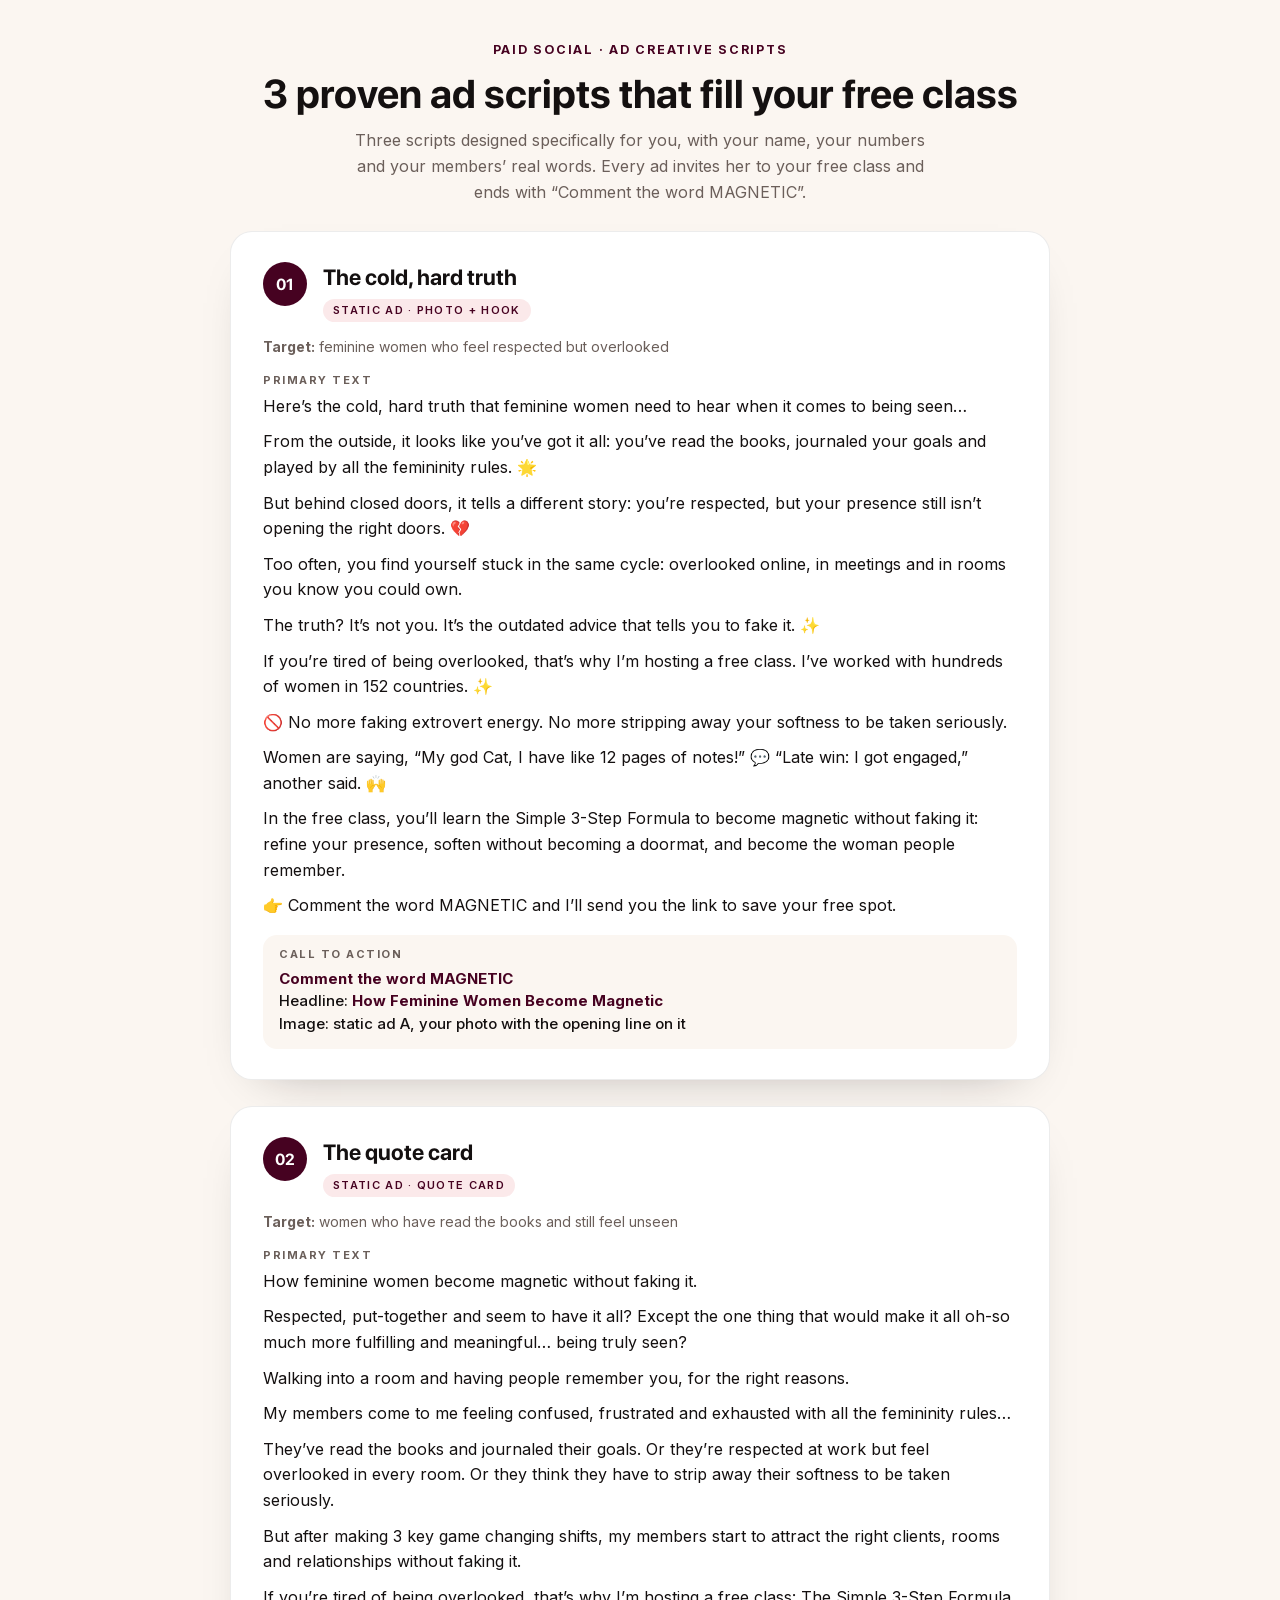
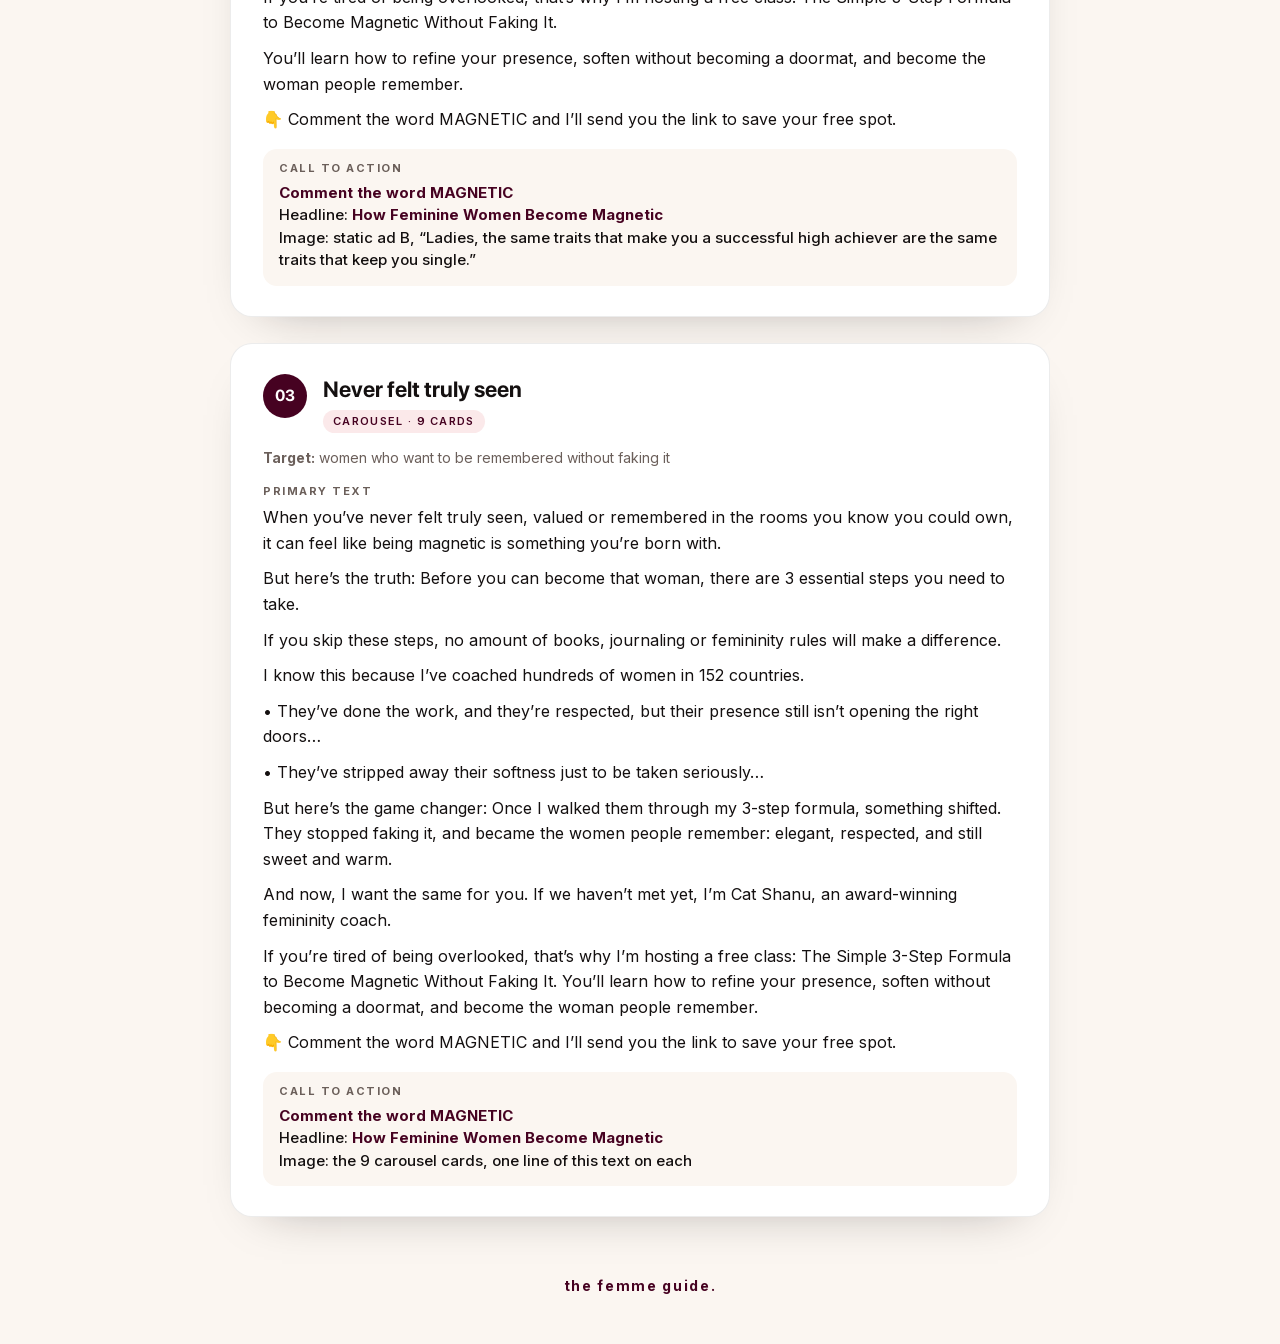
<file: ad-scripts/index.html>
<!doctype html>
<html lang="en">
<head>
  <meta charset="utf-8" />
  <meta name="viewport" content="width=device-width, initial-scale=1" />
  <title>Ad scripts · Cat Shanu</title>
  <meta name="robots" content="noindex" />
  <link rel="icon" href="../assets/img/favicon.png" type="image/png" />
  <link rel="apple-touch-icon" href="../assets/img/apple-touch-icon.png" />
    <style>
  @font-face{font-family:"SFD";src:url(../assets/fonts/sfpro-bold.woff2) format("woff2");font-weight:700;font-display:swap}
  @font-face{font-family:"Inter";src:url(../assets/fonts/inter-normal.woff2) format("woff2");font-weight:100 900;font-display:swap}
  :root{--accent:#460221;--accent-ink:#fff;--display:SFD,Inter,sans-serif;--ease:cubic-bezier(.2,.7,.2,1);--ink:#141010;--muted:#6b5f5a;--r:18px;--w:1120px}
  html,body{background:#fbf6f1;color:#141010;margin:0;font-family:Inter,system-ui,sans-serif;overflow-x:hidden}
  .sa__intro{text-align:center;padding:44px 16px 12px}
  .eyebrow{color:#460221;font:700 .78rem/1 Inter,sans-serif;letter-spacing:.14em;text-transform:uppercase;margin:0}
  .sa__title{font:700 clamp(28px,5vw,40px)/1.1 SFD,Inter,sans-serif;margin:.4em 0 .3em}
  .sa__note{color:#6b5f5a;max-width:580px;margin:0 auto 14px;font:400 16px/1.6 Inter,sans-serif}
  .hint{text-align:center;color:#6b5f5a;font:400 14px/1.5 Inter;padding:0 16px}
  .brandfoot{text-align:center;padding:34px 16px 50px;font:700 14px Inter;letter-spacing:.12em}
  .brandfoot b{color:#460221}
  
  .wrap{max-width:820px;margin:0 auto;padding:0 16px}
  .ad{background:#fff;border:1px solid rgba(20,16,16,.08);border-radius:22px;padding:30px 32px;margin:0 0 26px;box-shadow:0 20px 50px -34px rgba(20,16,16,.4)}
  .ad__head{display:flex;gap:16px;align-items:flex-start;margin-bottom:14px}
  .ad__num{flex:none;width:44px;height:44px;border-radius:50%;background:#460221;color:#fff;display:grid;place-items:center;font:700 16px SFD,Inter}
  .ad__title{font:700 22px/1.25 SFD,Inter,sans-serif;margin:2px 0 6px}
  .ad__angle{display:inline-block;font:600 11px/1 Inter;letter-spacing:.12em;text-transform:uppercase;color:#460221;background:#fbe9ea;border-radius:99px;padding:6px 10px}
  .ad__target{font:400 14px/1.5 Inter;color:#6b5f5a;margin:0 0 16px}
  .ad__label{font:700 11px/1 Inter;letter-spacing:.14em;text-transform:uppercase;color:#6b5f5a;margin:18px 0 8px}
  .ad__body p{margin:0 0 10px;font:400 16px/1.6 Inter;color:#141010}
  .ad__cta{margin-top:16px;padding:14px 16px;border-radius:14px;background:#fbf6f1;font:500 15px/1.5 Inter}
  .ad__cta b{color:#460221}
  </style>
</head>
<body>
  <main class="page">
    <div class="sa__intro">
      <p class="eyebrow">Paid social · Ad creative scripts</p>
      <h1 class="sa__title">3 proven ad scripts that fill your free class</h1>
      <p class="sa__note">Three scripts designed specifically for you, with your name, your numbers and your members&rsquo; real words. Every ad invites her to your free class and ends with &ldquo;Comment the word MAGNETIC&rdquo;.</p>
    </div>
    <div class="wrap"><article class="ad"><div class="ad__head"><span class="ad__num">01</span><div><h2 class="ad__title">The cold, hard truth</h2><span class="ad__angle">Static ad &middot; photo + hook</span></div></div>
<p class="ad__target"><b>Target:</b> feminine women who feel respected but overlooked</p><p class="ad__label">Primary text</p><div class="ad__body"><p>Here&rsquo;s the cold, hard truth that feminine women need to hear when it comes to being seen&hellip;</p><p>From the outside, it looks like you&rsquo;ve got it all: you&rsquo;ve read the books, journaled your goals and played by all the femininity rules. &#127775;</p><p>But behind closed doors, it tells a different story: you&rsquo;re respected, but your presence still isn&rsquo;t opening the right doors. &#128148;</p><p>Too often, you find yourself stuck in the same cycle: overlooked online, in meetings and in rooms you know you could own.</p><p>The truth? It&rsquo;s not you. It&rsquo;s the outdated advice that tells you to fake it. &#10024;</p><p>If you&rsquo;re tired of being overlooked, that&rsquo;s why I&rsquo;m hosting a free class. I&rsquo;ve worked with hundreds of women in 152 countries. &#10024;</p><p>&#128683; No more faking extrovert energy. No more stripping away your softness to be taken seriously.</p><p>Women are saying, &ldquo;My god Cat, I have like 12 pages of notes!&rdquo; &#128172; &ldquo;Late win: I got engaged,&rdquo; another said. &#128588;</p><p>In the free class, you&rsquo;ll learn the Simple 3-Step Formula to become magnetic without faking it: refine your presence, soften without becoming a doormat, and become the woman people remember.</p><p>&#128073; Comment the word MAGNETIC and I&rsquo;ll send you the link to save your free spot.</p></div><div class="ad__cta"><p class="ad__label" style="margin-top:0">Call to action</p><b>Comment the word MAGNETIC</b><br>Headline: <b>How Feminine Women Become Magnetic</b><br>Image: static ad A, your photo with the opening line on it</div></article>
<article class="ad"><div class="ad__head"><span class="ad__num">02</span><div><h2 class="ad__title">The quote card</h2><span class="ad__angle">Static ad &middot; quote card</span></div></div>
<p class="ad__target"><b>Target:</b> women who have read the books and still feel unseen</p><p class="ad__label">Primary text</p><div class="ad__body"><p>How feminine women become magnetic without faking it.</p><p>Respected, put-together and seem to have it all? Except the one thing that would make it all oh-so much more fulfilling and meaningful&hellip; being truly seen?</p><p>Walking into a room and having people remember you, for the right reasons.</p><p>My members come to me feeling confused, frustrated and exhausted with all the femininity rules&hellip;</p><p>They&rsquo;ve read the books and journaled their goals. Or they&rsquo;re respected at work but feel overlooked in every room. Or they think they have to strip away their softness to be taken seriously.</p><p>But after making 3 key game changing shifts, my members start to attract the right clients, rooms and relationships without faking it.</p><p>If you&rsquo;re tired of being overlooked, that&rsquo;s why I&rsquo;m hosting a free class: The Simple 3-Step Formula to Become Magnetic Without Faking It.</p><p>You&rsquo;ll learn how to refine your presence, soften without becoming a doormat, and become the woman people remember.</p><p>&#128071; Comment the word MAGNETIC and I&rsquo;ll send you the link to save your free spot.</p></div><div class="ad__cta"><p class="ad__label" style="margin-top:0">Call to action</p><b>Comment the word MAGNETIC</b><br>Headline: <b>How Feminine Women Become Magnetic</b><br>Image: static ad B, &ldquo;Ladies, the same traits that make you a successful high achiever are the same traits that keep you single.&rdquo;</div></article>
<article class="ad"><div class="ad__head"><span class="ad__num">03</span><div><h2 class="ad__title">Never felt truly seen</h2><span class="ad__angle">Carousel &middot; 9 cards</span></div></div>
<p class="ad__target"><b>Target:</b> women who want to be remembered without faking it</p><p class="ad__label">Primary text</p><div class="ad__body"><p>When you&rsquo;ve never felt truly seen, valued or remembered in the rooms you know you could own, it can feel like being magnetic is something you&rsquo;re born with.</p><p>But here&rsquo;s the truth: Before you can become that woman, there are 3 essential steps you need to take.</p><p>If you skip these steps, no amount of books, journaling or femininity rules will make a difference.</p><p>I know this because I&rsquo;ve coached hundreds of women in 152 countries.</p><p>&bull; They&rsquo;ve done the work, and they&rsquo;re respected, but their presence still isn&rsquo;t opening the right doors&hellip;</p><p>&bull; They&rsquo;ve stripped away their softness just to be taken seriously&hellip;</p><p>But here&rsquo;s the game changer: Once I walked them through my 3-step formula, something shifted. They stopped faking it, and became the women people remember: elegant, respected, and still sweet and warm.</p><p>And now, I want the same for you. If we haven&rsquo;t met yet, I&rsquo;m Cat Shanu, an award-winning femininity coach.</p><p>If you&rsquo;re tired of being overlooked, that&rsquo;s why I&rsquo;m hosting a free class: The Simple 3-Step Formula to Become Magnetic Without Faking It. You&rsquo;ll learn how to refine your presence, soften without becoming a doormat, and become the woman people remember.</p><p>&#128071; Comment the word MAGNETIC and I&rsquo;ll send you the link to save your free spot.</p></div><div class="ad__cta"><p class="ad__label" style="margin-top:0">Call to action</p><b>Comment the word MAGNETIC</b><br>Headline: <b>How Feminine Women Become Magnetic</b><br>Image: the 9 carousel cards, one line of this text on each</div></article>
</div>
  </main>
  <footer class="brandfoot"><b>the femme guide.</b></footer>
</body>
</html>
</file>
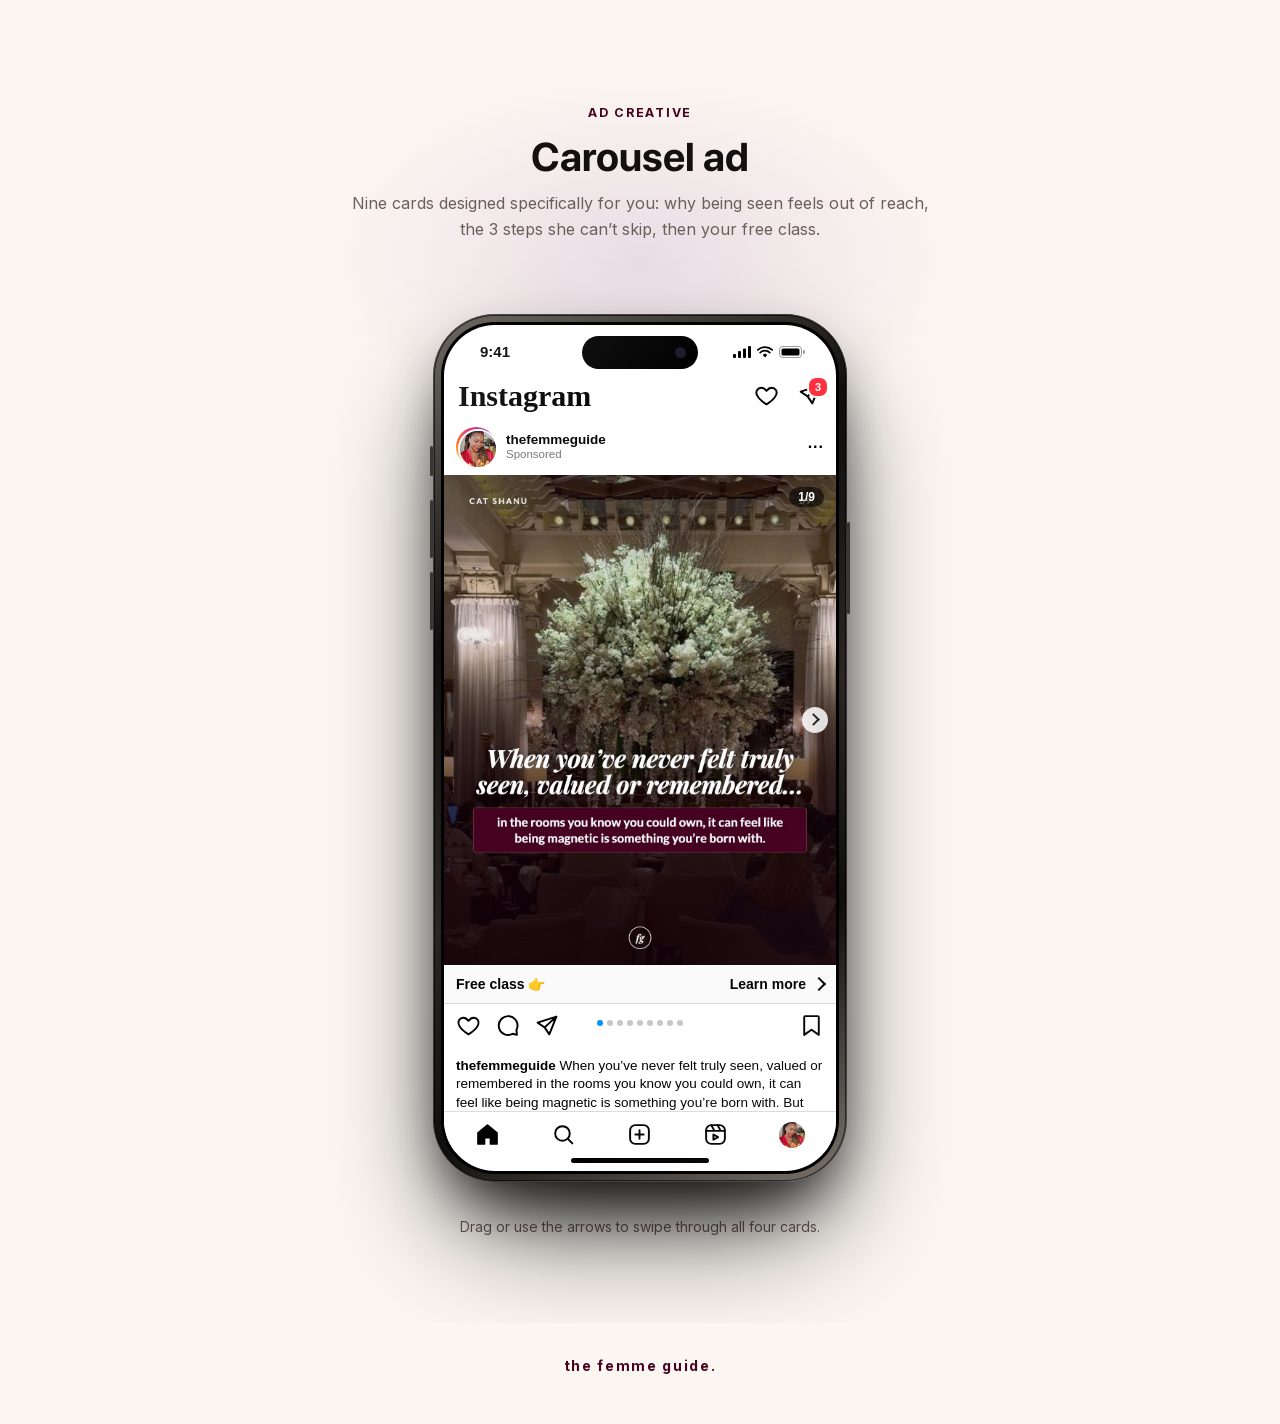
<file: carousel/index.html>
<!doctype html>
<html lang="en">
<head>
  <meta charset="utf-8" />
  <meta name="viewport" content="width=device-width, initial-scale=1" />
  <title>Carousel ad · Cat Shanu</title>
  <meta name="robots" content="noindex" />
  <link rel="icon" href="../assets/img/favicon.png" type="image/png" />
  <link rel="apple-touch-icon" href="../assets/img/apple-touch-icon.png" />
  <link rel="stylesheet" href="../assets/phone.css" />
  <style>
  @font-face{font-family:"SFD";src:url(../assets/fonts/sfpro-bold.woff2) format("woff2");font-weight:700;font-display:swap}
  @font-face{font-family:"Inter";src:url(../assets/fonts/inter-normal.woff2) format("woff2");font-weight:100 900;font-display:swap}
  :root{--accent:#460221;--accent-ink:#fff;--display:SFD,Inter,sans-serif;--ease:cubic-bezier(.2,.7,.2,1);--ink:#141010;--muted:#6b5f5a;--r:18px;--w:1120px}
  html,body{background:#fbf6f1;color:#141010;margin:0;font-family:Inter,system-ui,sans-serif;overflow-x:hidden}
  .sa__intro{text-align:center;padding:44px 16px 12px}
  .eyebrow{color:#460221;font:700 .78rem/1 Inter,sans-serif;letter-spacing:.14em;text-transform:uppercase;margin:0}
  .sa__title{font:700 clamp(28px,5vw,40px)/1.1 SFD,Inter,sans-serif;margin:.4em 0 .3em}
  .sa__note{color:#6b5f5a;max-width:580px;margin:0 auto 14px;font:400 16px/1.6 Inter,sans-serif}
  .hint{text-align:center;color:#6b5f5a;font:400 14px/1.5 Inter;padding:0 16px}
  .brandfoot{text-align:center;padding:34px 16px 50px;font:700 14px Inter;letter-spacing:.12em}
  .brandfoot b{color:#460221}
  </style>
<script>try{if("scrollRestoration" in history)history.scrollRestoration="manual"}catch(e){}addEventListener("load",function(){if(!location.hash){scrollTo(0,0)}});</script>
</head>
<body>
  <main class="page">
    <section class="sa">
      <div class="sa__glow" aria-hidden="true"></div>
      <div class="sa__intro">
        <p class="eyebrow">Ad creative</p>
        <h1 class="sa__title">Carousel ad</h1>
        <p class="sa__note">Nine cards designed specifically for you: why being seen feels out of reach, the 3 steps she can&rsquo;t skip, then your free class.</p>
      </div>
      <div class="stage">
        <div class="phone-wrap" id="pw">
          <div class="iphone">
            <span class="btn-side l" style="top:132px;height:30px"></span><span class="btn-side l" style="top:186px;height:58px"></span><span class="btn-side l" style="top:258px;height:58px"></span><span class="btn-side r" style="top:208px;height:92px"></span>
            <div class="screen">
              <div class="status"><span>9:41</span><span class="island"></span><span class="ic"><svg viewBox="0 0 18 12"><rect x="0" y="8" width="3" height="4" rx="1" fill="#000"/><rect x="5" y="5" width="3" height="7" rx="1" fill="#000"/><rect x="10" y="2.5" width="3" height="9.5" rx="1" fill="#000"/><rect x="15" y="0" width="3" height="12" rx="1" fill="#000"/></svg><svg viewBox="0 0 16 12"><path d="M8 11.5l2.2-2.6a3.2 3.2 0 0 0-4.4 0z" fill="#000"/><path d="M3.2 6.6a6.8 6.8 0 0 1 9.6 0" stroke="#000" stroke-width="1.8" fill="none" stroke-linecap="round"/><path d="M.8 3.9a10.5 10.5 0 0 1 14.4 0" stroke="#000" stroke-width="1.8" fill="none" stroke-linecap="round"/></svg><svg viewBox="0 0 27 12"><rect x=".5" y=".5" width="22" height="11" rx="3.2" fill="none" stroke="#000" opacity=".4"/><rect x="2.5" y="2.5" width="18" height="7" rx="1.6" fill="#000"/><rect x="24" y="4" width="2" height="4" rx="1" fill="#000" opacity=".4"/></svg></span></div>
              <div class="ig-top"><span class="ig-logo">Instagram</span><span class="ic"><svg viewBox="0 0 24 24"><path d="M12 20.5s-7.5-4.6-9.3-9.2C1.4 8 3.4 4.5 7 4.5c2.1 0 3.6 1.2 5 3 1.4-1.8 2.9-3 5-3 3.6 0 5.6 3.5 4.3 6.8-1.8 4.6-9.3 9.2-9.3 9.2z"/></svg><span style="position:relative"><svg viewBox="0 0 24 24"><path d="M21.5 3.5L10.2 13.8M21.5 3.5l-6.8 17-4.5-6.7-6.7-4.5z"/></svg><span class="ig-badge">3</span></span></span></div>
              <div class="feed">
                <div class="post-head"><span class="avatar-ring"><img src="../assets/img/pfp.jpg" alt="" /></span><span class="who"><b>thefemmeguide</b><small>Sponsored</small></span><span class="dots3">&middot;&middot;&middot;</span></div>
                <div class="post-media post-media--car" style="aspect-ratio:4/5"><div class="ctrack" id="ctrack"><img src="../assets/img/ads/car-1.jpg?v=4" alt="Slide 1" draggable="false" /><img src="../assets/img/ads/car-2.jpg?v=4" alt="Slide 2" draggable="false" /><img src="../assets/img/ads/car-3.jpg?v=4" alt="Slide 3" draggable="false" /><img src="../assets/img/ads/car-4.jpg?v=4" alt="Slide 4" draggable="false" /><img src="../assets/img/ads/car-5.jpg?v=4" alt="Slide 5" draggable="false" /><img src="../assets/img/ads/car-6.jpg?v=4" alt="Slide 6" draggable="false" /><img src="../assets/img/ads/car-7.jpg?v=4" alt="Slide 7" draggable="false" /><img src="../assets/img/ads/car-8.jpg?v=4" alt="Slide 8" draggable="false" /><img src="../assets/img/ads/car-9.jpg?v=4" alt="Slide 9" draggable="false" /></div><button class="cnav prev" id="cprev" type="button" aria-label="Previous" disabled></button><button class="cnav next" id="cnext" type="button" aria-label="Next"></button><span class="ig-count"><span id="ccur">1</span>/9</span></div><a class="cta-strip" href="../register/" target="_blank" rel="noopener"><span id="ctitle">Free class &#128073;</span><span style="display:flex;align-items:center;gap:8px;font-weight:600">Learn more<i></i></span></a>
                <div class="actions"><svg viewBox="0 0 24 24"><path d="M12 20.5s-7.5-4.6-9.3-9.2C1.4 8 3.4 4.5 7 4.5c2.1 0 3.6 1.2 5 3 1.4-1.8 2.9-3 5-3 3.6 0 5.6 3.5 4.3 6.8-1.8 4.6-9.3 9.2-9.3 9.2z"/></svg><svg viewBox="0 0 24 24"><path d="M20.6 16.2A9 9 0 1 0 17 19.9L21 21z"/></svg><svg viewBox="0 0 24 24"><path d="M21.5 3.5L10.2 13.8M21.5 3.5l-6.8 17-4.5-6.7-6.7-4.5z"/></svg><span class="cdots" id="cdots"><span class="on"></span><span></span><span></span><span></span><span></span><span></span><span></span><span></span><span></span></span><span class="spacer"></span><svg viewBox="0 0 24 24"><path d="M19 21l-7-5-7 5V4a1 1 0 0 1 1-1h12a1 1 0 0 1 1 1z"/></svg></div>
                
                <p class="caption"><b>thefemmeguide</b> When you&rsquo;ve never felt truly seen, valued or remembered in the rooms you know you could own, it can feel like being magnetic is something you&rsquo;re born with. But here&rsquo;s the truth: Before you can become that woman, there are 3 essential steps you need to take. If you skip these steps, no amount of books, journaling or femininity rules will make a difference. I know this because I&rsquo;ve coached hundreds of women in 152 countries. &bull; They&rsquo;ve done the work, and they&rsquo;re respected, but their presence still isn&rsquo;t opening the right doors&hellip; &bull; They&rsquo;ve stripped away their softness just to be taken seriously&hellip; But here&rsquo;s the game changer: Once I walked them through my 3-step formula, something shifted. They stopped faking it, and became the women people remember: elegant, respected, and still sweet and warm. And now, I want the same for you. If we haven&rsquo;t met yet, I&rsquo;m Cat Shanu, an award-winning femininity coach. If you&rsquo;re tired of being overlooked, that&rsquo;s why I&rsquo;m hosting a free class: The Simple 3-Step Formula to Become Magnetic Without Faking It. You&rsquo;ll learn how to refine your presence, soften without becoming a doormat, and become the woman people remember. &#128071; Comment the word MAGNETIC and I&rsquo;ll send you the link to save your free spot. <span class="more">... more</span></p>
                
                <p class="stamp">2 hours ago</p>
              </div>
              <div class="tabbar"><svg viewBox="0 0 24 24"><path d="M3 10.5L12 3l9 7.5V21h-6v-6H9v6H3z" fill="#000"/></svg><svg viewBox="0 0 24 24"><circle cx="11" cy="11" r="7"/><path d="M20.5 20.5l-4.5-4.5"/></svg><svg viewBox="0 0 24 24"><rect x="3" y="3" width="18" height="18" rx="5"/><path d="M12 8v8M8 12h8"/></svg><svg viewBox="0 0 24 24"><rect x="3" y="3" width="18" height="18" rx="5"/><path d="M3 8.5h18M8 3l3 5.5M14 3l3 5.5M10 12v5l4.5-2.5z"/></svg><img class="me" src="../assets/img/pfp.jpg" alt="" /></div>
              <div class="homebar"></div>
            </div>
          </div>
          
        </div>
      </div>
      <p class="hint">Drag or use the arrows to swipe through all four cards.</p>
    </section>
  </main>
  <footer class="brandfoot"><b>the femme guide.</b></footer>
  <script>
(function(){var T=["Free class &#128073;","Free class &#128073;","Free class &#128073;","Free class &#128073;","Free class &#128073;","Free class &#128073;","Free class &#128073;","Free class &#128073;","Save your spot &#128073;"];var t=document.getElementById("ctrack"),p=document.getElementById("cprev"),n=document.getElementById("cnext"),c=document.getElementById("ccur"),d=document.querySelectorAll("#cdots span"),w=document.getElementById("pw");
function cur(){return Math.round(t.scrollLeft/t.clientWidth);}
function upd(){var i=cur();c.textContent=i+1;p.disabled=i===0;n.disabled=i===8;document.getElementById("ctitle").innerHTML=T[i];d.forEach(function(s,k){s.classList.toggle("on",k===i)});if(i>0)w.classList.add("swiped");}
function go(i){t.scrollTo({left:i*t.clientWidth,behavior:"smooth"});}
p.onclick=function(){go(cur()-1)};n.onclick=function(){go(cur()+1)};t.addEventListener("scroll",function(){requestAnimationFrame(upd)});
document.addEventListener("keydown",function(e){if(e.key==="ArrowRight")go(cur()+1);if(e.key==="ArrowLeft")go(cur()-1);});
var down=false,sx=0,sl=0;t.addEventListener("pointerdown",function(e){if(e.pointerType!=="mouse")return;down=true;sx=e.clientX;sl=t.scrollLeft;t.style.scrollSnapType="none";});
window.addEventListener("pointermove",function(e){if(down)t.scrollLeft=sl-(e.clientX-sx);});
window.addEventListener("pointerup",function(e){if(!down)return;down=false;t.style.scrollSnapType="";var dx=e.clientX-sx;var i=Math.round(sl/t.clientWidth)+(dx<-40?1:dx>40?-1:0);go(Math.max(0,Math.min(8,i)));});})();
</script>
</body>
</html>
</file>
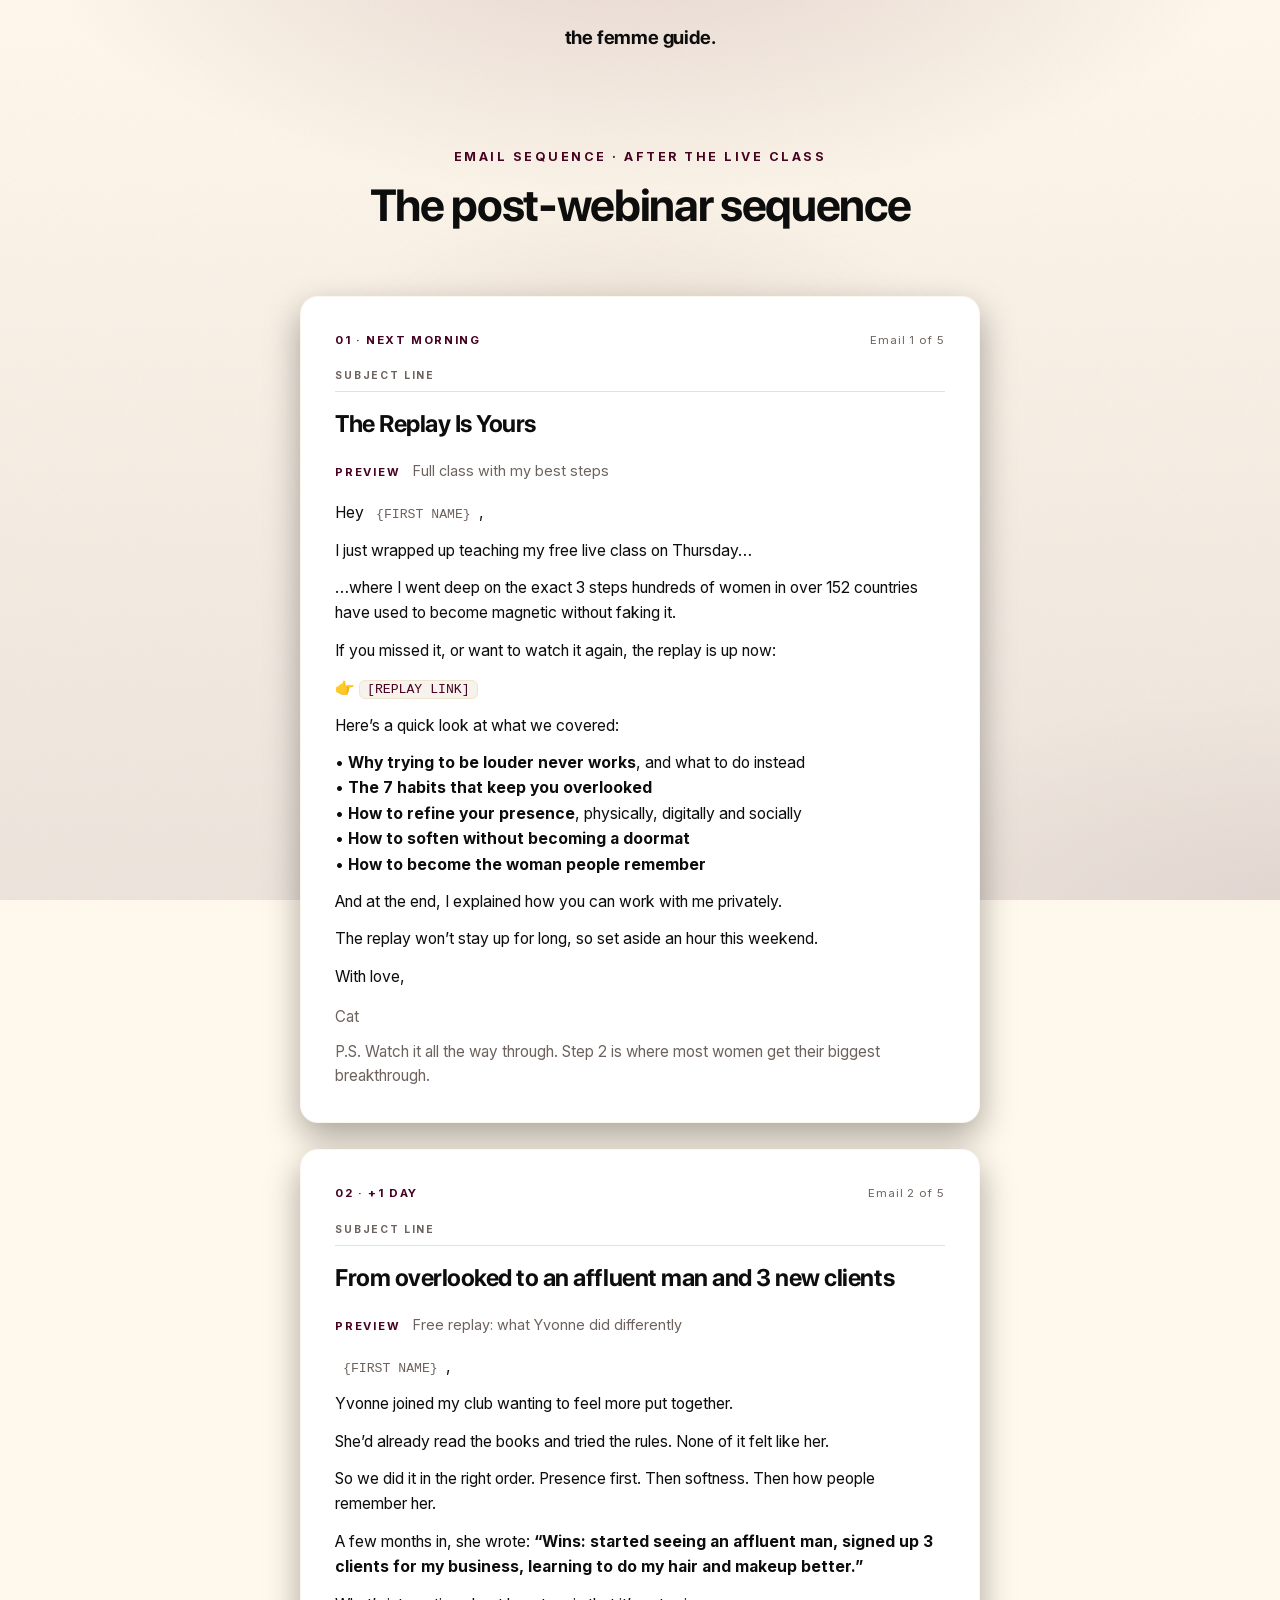
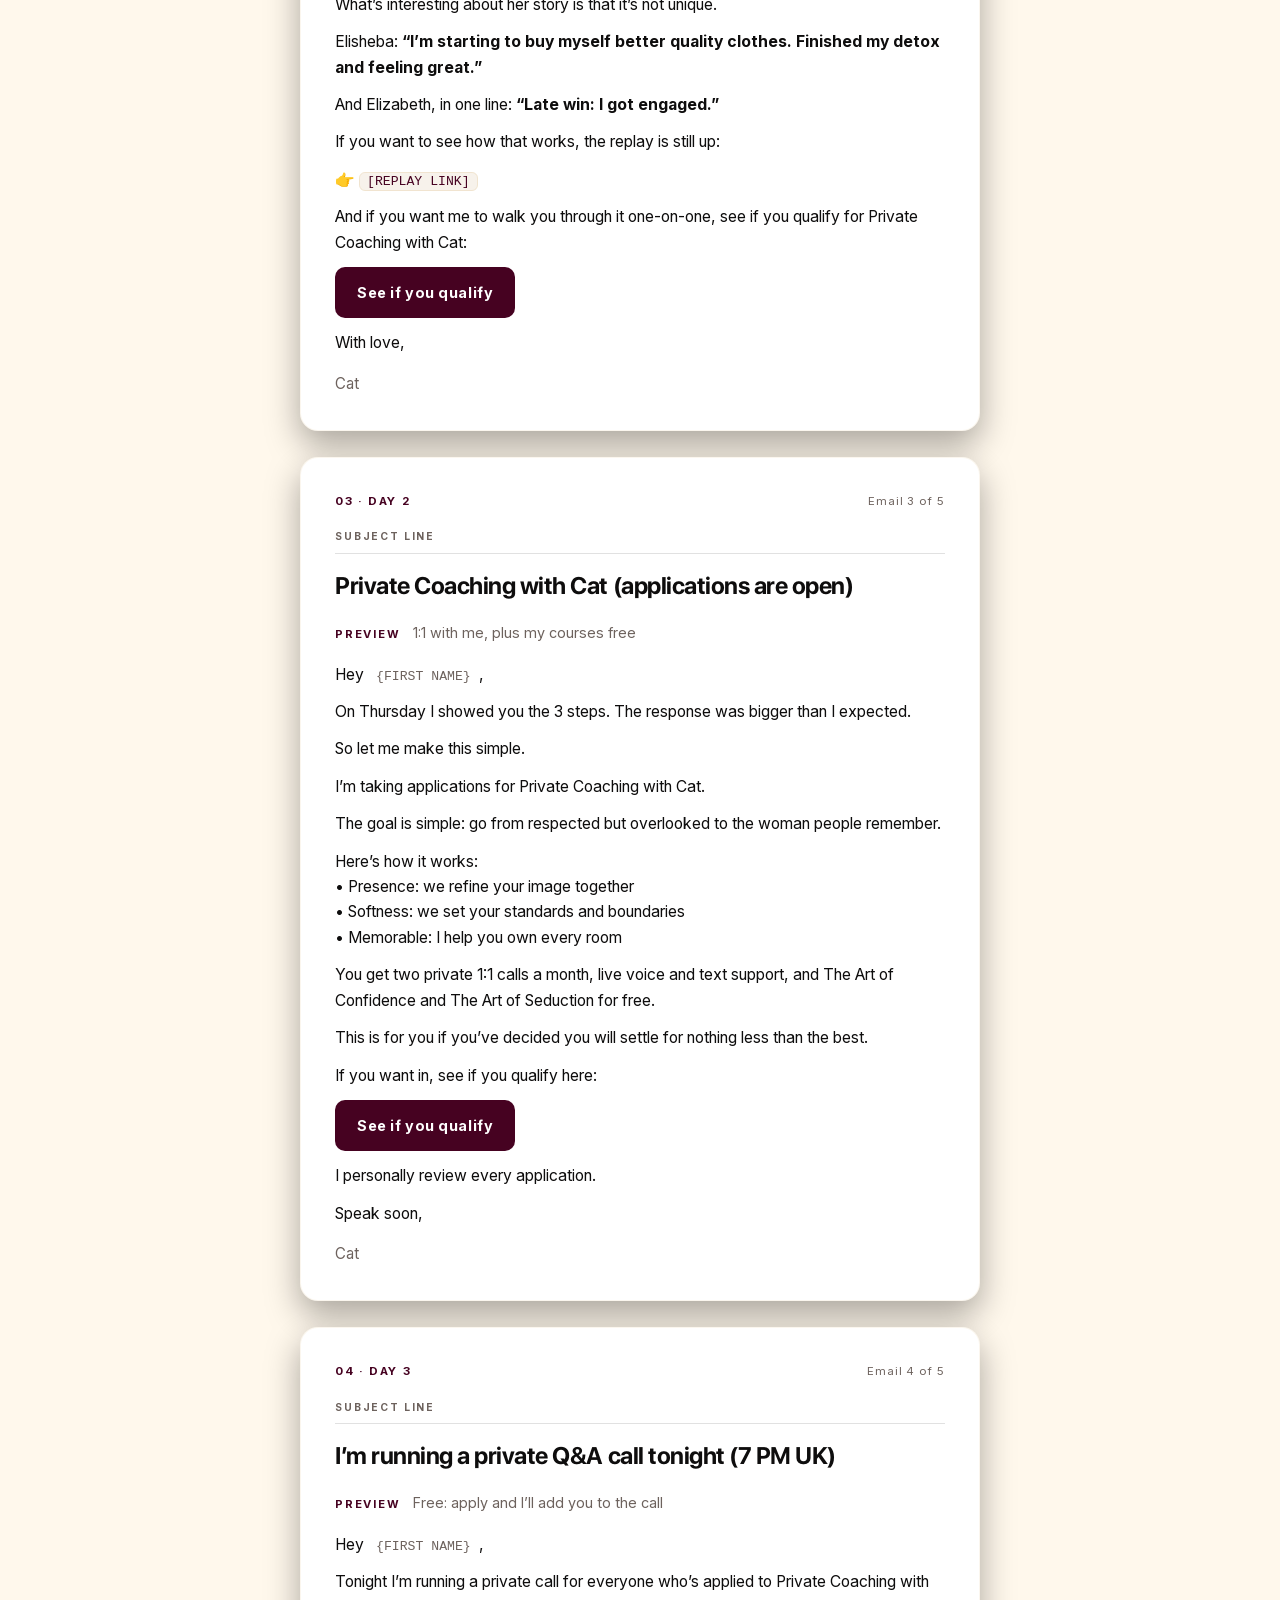
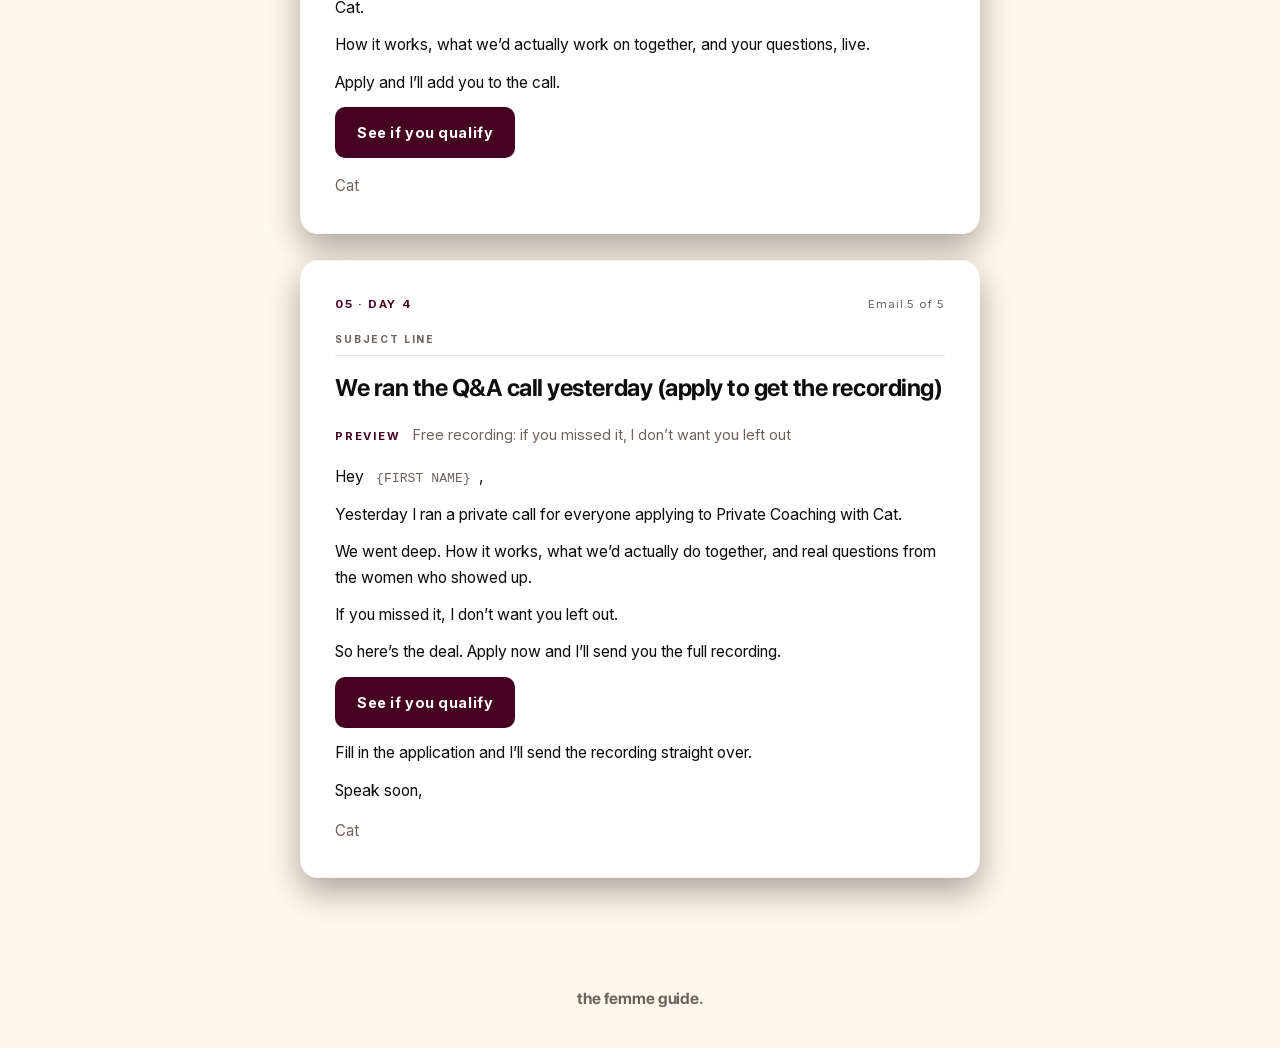
<file: post-webinar/index.html>
<!doctype html>
<html lang="en">
<head>
  <meta charset="utf-8" />
  <meta name="viewport" content="width=device-width, initial-scale=1" />
  <title>Post-webinar emails · Cat Shanu</title>
  <meta name="robots" content="noindex" />
  <script>document.documentElement.className += " js";</script>
  <link rel="icon" href="../assets/img/favicon.png" type="image/png" />
  <link rel="apple-touch-icon" href="../assets/img/apple-touch-icon.png" />
  <link rel="stylesheet" href="../assets/vendor/lenis.css" />
  <link rel="stylesheet" href="../assets/vsl.css" />
  <link rel="stylesheet" href="../assets/emails.css" />
  <link rel="stylesheet" href="../assets/brand.css" />
<script data-topfix>try{if("scrollRestoration" in history)history.scrollRestoration="manual"}catch(e){}addEventListener("load",function(){if(!location.hash){scrollTo(0,0);setTimeout(function(){scrollTo(0,0)},50)}});</script>
</head>
<body>
  <header class="brandbar"><div class="brand"><span class="brand__word">the femme guide.</span></div></header>
  <main class="page">
    <section class="seq">
      <div class="seq__glow" aria-hidden="true"></div>
      <div class="container">
        <header class="seq__intro">
          <p class="seq__eyebrow reveal">Email sequence · After the live class</p>
          <h1 class="seq__title reveal" style="--i:1">The post-webinar sequence</h1>
        </header>
        <div class="seq__list">
          <article class="email reveal">
            <div class="email__head"><span class="email__tag">01 · Next morning</span><span class="email__count">Email 1 of 5</span></div>
            <span class="email__sl-label">Subject line</span>
            <h2 class="email__subject">The Replay Is Yours</h2>
            <p class="email__pv"><b>Preview</b> Full class with my best steps</p>
            <div class="email__body"><p>Hey <span class="tok-merge">{FIRST NAME}</span>,</p><p>I just wrapped up teaching my free live class on Thursday&hellip;</p><p>&hellip;where I went deep on the exact 3 steps hundreds of women in over 152 countries have used to become magnetic without faking it.</p><p>If you missed it, or want to watch it again, the replay is up now:</p><p>&#128073; <span class="tok-link">[REPLAY LINK]</span></p><p>Here&rsquo;s a quick look at what we covered:</p><p>&bull; <b>Why trying to be louder never works</b>, and what to do instead<br>&bull; <b>The 7 habits that keep you overlooked</b><br>&bull; <b>How to refine your presence</b>, physically, digitally and socially<br>&bull; <b>How to soften without becoming a doormat</b><br>&bull; <b>How to become the woman people remember</b></p><p>And at the end, I explained how you can work with me privately.</p><p>The replay won&rsquo;t stay up for long, so set aside an hour this weekend.</p><p>With love,</p></div>
            <p class="email__sign">Cat</p><p class="ps">P.S. Watch it all the way through. Step 2 is where most women get their biggest breakthrough.</p>
          </article>
          <article class="email reveal">
            <div class="email__head"><span class="email__tag">02 · +1 day</span><span class="email__count">Email 2 of 5</span></div>
            <span class="email__sl-label">Subject line</span>
            <h2 class="email__subject">From overlooked to an affluent man and 3 new clients</h2>
            <p class="email__pv"><b>Preview</b> Free replay: what Yvonne did differently</p>
            <div class="email__body"><p><span class="tok-merge">{FIRST NAME}</span>,</p><p>Yvonne joined my club wanting to feel more put together.</p><p>She&rsquo;d already read the books and tried the rules. None of it felt like her.</p><p>So we did it in the right order. Presence first. Then softness. Then how people remember her.</p><p>A few months in, she wrote: <b>&ldquo;Wins: started seeing an affluent man, signed up 3 clients for my business, learning to do my hair and makeup better.&rdquo;</b></p><p>What&rsquo;s interesting about her story is that it&rsquo;s not unique.</p><p>Elisheba: <b>&ldquo;I&rsquo;m starting to buy myself better quality clothes. Finished my detox and feeling great.&rdquo;</b></p><p>And Elizabeth, in one line: <b>&ldquo;Late win: I got engaged.&rdquo;</b></p><p>If you want to see how that works, the replay is still up:</p><p>&#128073; <span class="tok-link">[REPLAY LINK]</span></p><p>And if you want me to walk you through it one-on-one, see if you qualify for Private Coaching with Cat:</p><p class="asset"><a class="asset__btn" href="#" onclick="return false">See if you qualify</a></p><p>With love,</p></div>
            <p class="email__sign">Cat</p>
          </article>
          <article class="email reveal">
            <div class="email__head"><span class="email__tag">03 · Day 2</span><span class="email__count">Email 3 of 5</span></div>
            <span class="email__sl-label">Subject line</span>
            <h2 class="email__subject">Private Coaching with Cat (applications are open)</h2>
            <p class="email__pv"><b>Preview</b> 1:1 with me, plus my courses free</p>
            <div class="email__body"><p>Hey <span class="tok-merge">{FIRST NAME}</span>,</p><p>On Thursday I showed you the 3 steps. The response was bigger than I expected.</p><p>So let me make this simple.</p><p>I&rsquo;m taking applications for Private Coaching with Cat.</p><p>The goal is simple: go from respected but overlooked to the woman people remember.</p><p>Here&rsquo;s how it works:<br>&bull; Presence: we refine your image together<br>&bull; Softness: we set your standards and boundaries<br>&bull; Memorable: I help you own every room</p><p>You get two private 1:1 calls a month, live voice and text support, and The Art of Confidence and The Art of Seduction for free.</p><p>This is for you if you&rsquo;ve decided you will settle for nothing less than the best.</p><p>If you want in, see if you qualify here:</p><p class="asset"><a class="asset__btn" href="#" onclick="return false">See if you qualify</a></p><p>I personally review every application.</p><p>Speak soon,</p></div>
            <p class="email__sign">Cat</p>
          </article>
          <article class="email reveal">
            <div class="email__head"><span class="email__tag">04 · Day 3</span><span class="email__count">Email 4 of 5</span></div>
            <span class="email__sl-label">Subject line</span>
            <h2 class="email__subject">I&rsquo;m running a private Q&amp;A call tonight (7 PM UK)</h2>
            <p class="email__pv"><b>Preview</b> Free: apply and I&rsquo;ll add you to the call</p>
            <div class="email__body"><p>Hey <span class="tok-merge">{FIRST NAME}</span>,</p><p>Tonight I&rsquo;m running a private call for everyone who&rsquo;s applied to Private Coaching with Cat.</p><p>How it works, what we&rsquo;d actually work on together, and your questions, live.</p><p>Apply and I&rsquo;ll add you to the call.</p><p class="asset"><a class="asset__btn" href="#" onclick="return false">See if you qualify</a></p></div>
            <p class="email__sign">Cat</p>
          </article>
          <article class="email reveal">
            <div class="email__head"><span class="email__tag">05 · Day 4</span><span class="email__count">Email 5 of 5</span></div>
            <span class="email__sl-label">Subject line</span>
            <h2 class="email__subject">We ran the Q&amp;A call yesterday (apply to get the recording)</h2>
            <p class="email__pv"><b>Preview</b> Free recording: if you missed it, I don&rsquo;t want you left out</p>
            <div class="email__body"><p>Hey <span class="tok-merge">{FIRST NAME}</span>,</p><p>Yesterday I ran a private call for everyone applying to Private Coaching with Cat.</p><p>We went deep. How it works, what we&rsquo;d actually do together, and real questions from the women who showed up.</p><p>If you missed it, I don&rsquo;t want you left out.</p><p>So here&rsquo;s the deal. Apply now and I&rsquo;ll send you the full recording.</p><p class="asset"><a class="asset__btn" href="#" onclick="return false">See if you qualify</a></p><p>Fill in the application and I&rsquo;ll send the recording straight over.</p><p>Speak soon,</p></div>
            <p class="email__sign">Cat</p>
          </article>
        </div>
      </div>
    </section>
  </main>
  <footer class="brandfoot"><div class="brand"><span class="brand__word">the femme guide.</span></div></footer>
  <script src="../assets/vendor/lenis.min.js"></script>
  <script src="../assets/vsl.js"></script>
</body>
</html>
</file>
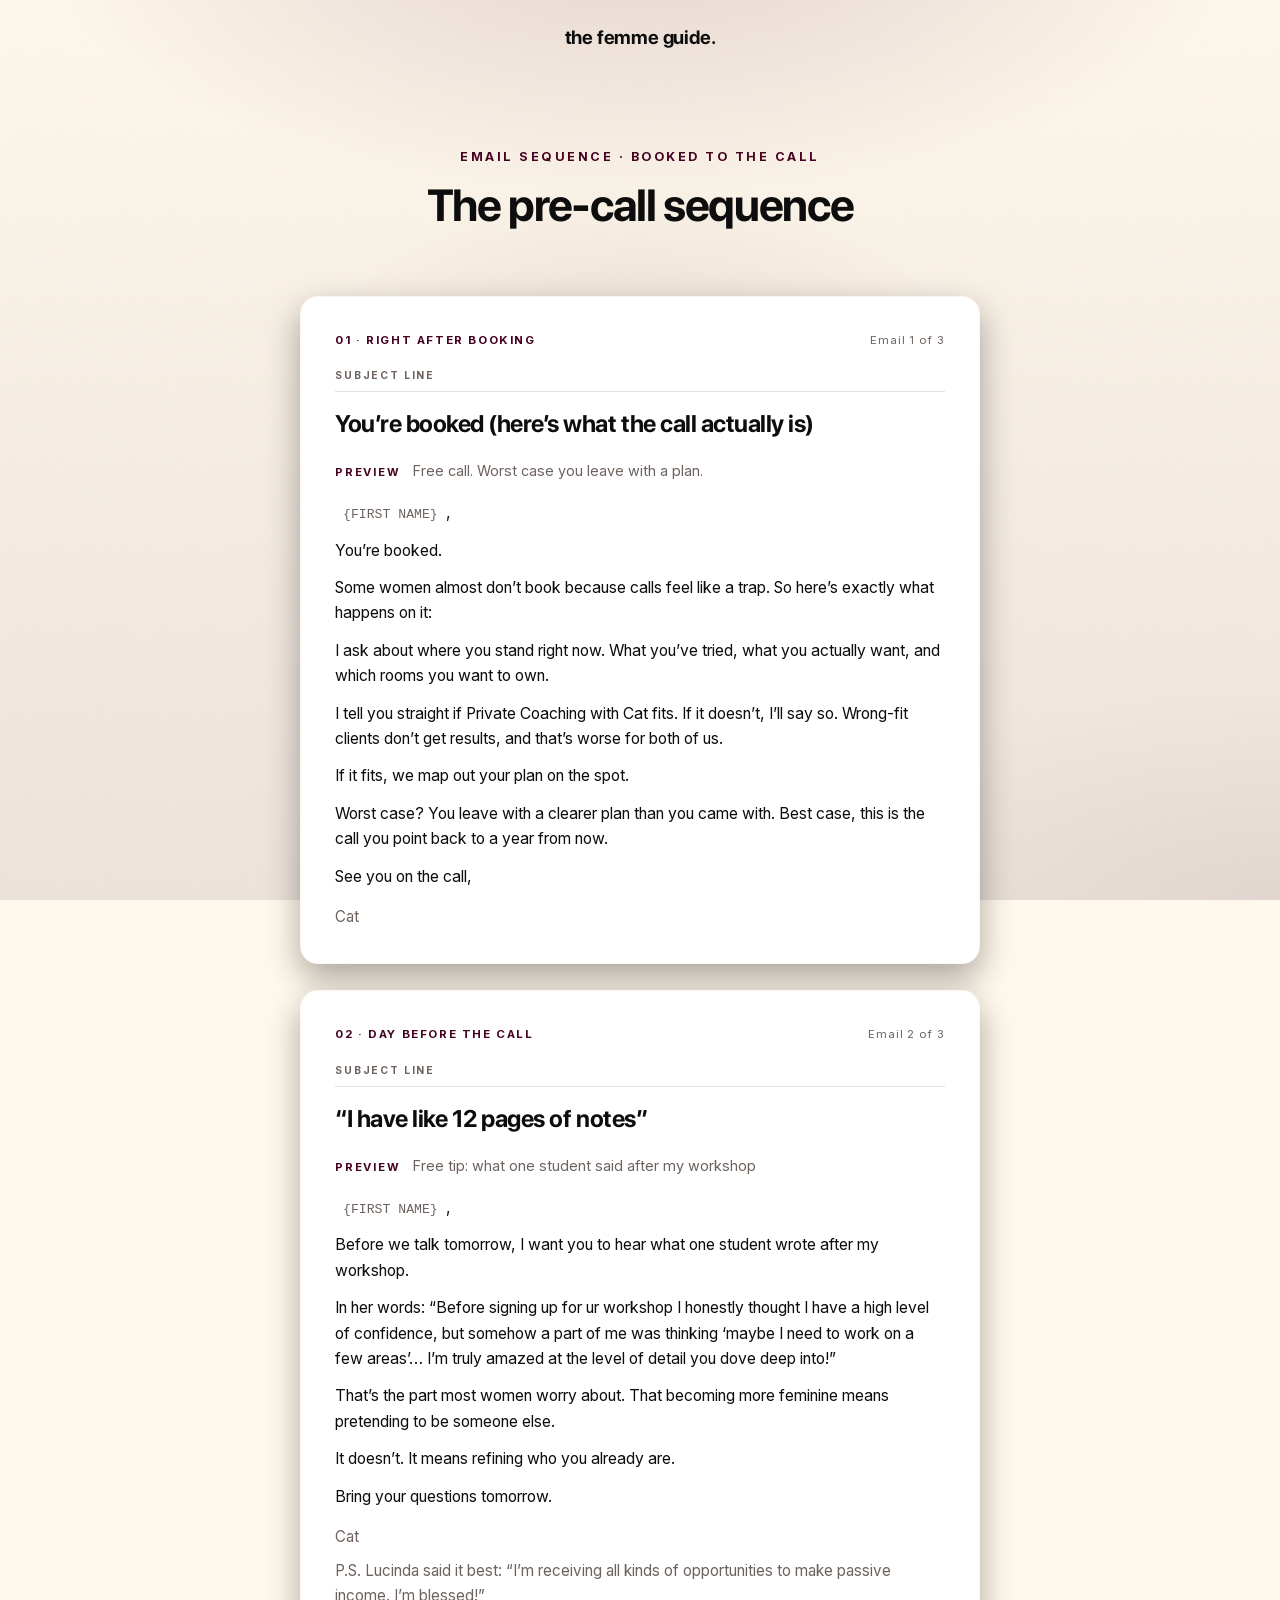
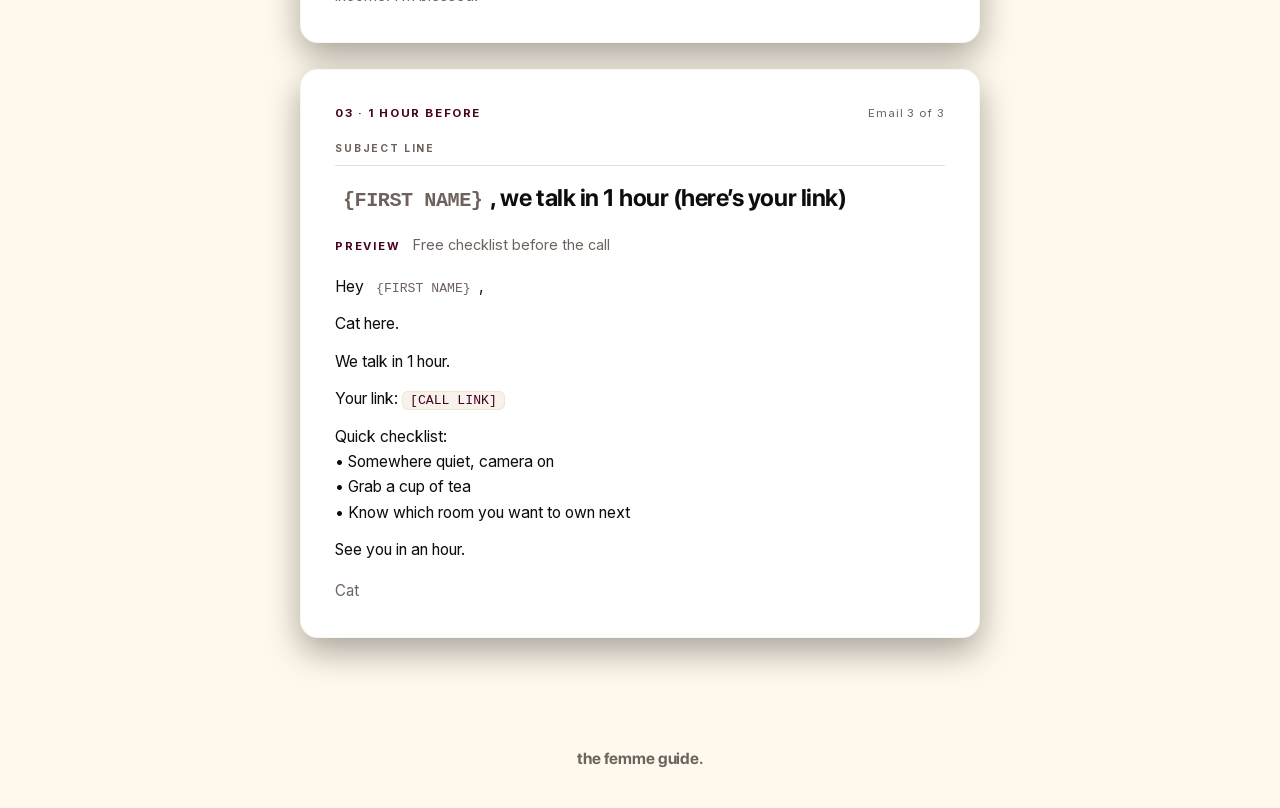
<file: pre-call/index.html>
<!doctype html>
<html lang="en">
<head>
  <meta charset="utf-8" />
  <meta name="viewport" content="width=device-width, initial-scale=1" />
  <title>Pre-call emails · Cat Shanu</title>
  <meta name="robots" content="noindex" />
  <script>document.documentElement.className += " js";</script>
  <link rel="icon" href="../assets/img/favicon.png" type="image/png" />
  <link rel="apple-touch-icon" href="../assets/img/apple-touch-icon.png" />
  <link rel="stylesheet" href="../assets/vendor/lenis.css" />
  <link rel="stylesheet" href="../assets/vsl.css" />
  <link rel="stylesheet" href="../assets/emails.css" />
  <link rel="stylesheet" href="../assets/brand.css" />
<script data-topfix>try{if("scrollRestoration" in history)history.scrollRestoration="manual"}catch(e){}addEventListener("load",function(){if(!location.hash){scrollTo(0,0);setTimeout(function(){scrollTo(0,0)},50)}});</script>
</head>
<body>
  <header class="brandbar"><div class="brand"><span class="brand__word">the femme guide.</span></div></header>
  <main class="page">
    <section class="seq">
      <div class="seq__glow" aria-hidden="true"></div>
      <div class="container">
        <header class="seq__intro">
          <p class="seq__eyebrow reveal">Email sequence · Booked to the call</p>
          <h1 class="seq__title reveal" style="--i:1">The pre-call sequence</h1>
        </header>
        <div class="seq__list">
          <article class="email reveal">
            <div class="email__head"><span class="email__tag">01 · Right after booking</span><span class="email__count">Email 1 of 3</span></div>
            <span class="email__sl-label">Subject line</span>
            <h2 class="email__subject">You&rsquo;re booked (here&rsquo;s what the call actually is)</h2>
            <p class="email__pv"><b>Preview</b> Free call. Worst case you leave with a plan.</p>
            <div class="email__body"><p><span class="tok-merge">{FIRST NAME}</span>,</p><p>You&rsquo;re booked.</p><p>Some women almost don&rsquo;t book because calls feel like a trap. So here&rsquo;s exactly what happens on it:</p><p>I ask about where you stand right now. What you&rsquo;ve tried, what you actually want, and which rooms you want to own.</p><p>I tell you straight if Private Coaching with Cat fits. If it doesn&rsquo;t, I&rsquo;ll say so. Wrong-fit clients don&rsquo;t get results, and that&rsquo;s worse for both of us.</p><p>If it fits, we map out your plan on the spot.</p><p>Worst case? You leave with a clearer plan than you came with. Best case, this is the call you point back to a year from now.</p><p>See you on the call,</p></div>
            <p class="email__sign">Cat</p>
          </article>
          <article class="email reveal">
            <div class="email__head"><span class="email__tag">02 · Day before the call</span><span class="email__count">Email 2 of 3</span></div>
            <span class="email__sl-label">Subject line</span>
            <h2 class="email__subject">&ldquo;I have like 12 pages of notes&rdquo;</h2>
            <p class="email__pv"><b>Preview</b> Free tip: what one student said after my workshop</p>
            <div class="email__body"><p><span class="tok-merge">{FIRST NAME}</span>,</p><p>Before we talk tomorrow, I want you to hear what one student wrote after my workshop.</p><p>In her words: &ldquo;Before signing up for ur workshop I honestly thought I have a high level of confidence, but somehow a part of me was thinking &lsquo;maybe I need to work on a few areas&rsquo;&hellip; I&rsquo;m truly amazed at the level of detail you dove deep into!&rdquo;</p><p>That&rsquo;s the part most women worry about. That becoming more feminine means pretending to be someone else.</p><p>It doesn&rsquo;t. It means refining who you already are.</p><p>Bring your questions tomorrow.</p></div>
            <p class="email__sign">Cat</p><p class="ps">P.S. Lucinda said it best: &ldquo;I&rsquo;m receiving all kinds of opportunities to make passive income. I&rsquo;m blessed!&rdquo;</p>
          </article>
          <article class="email reveal">
            <div class="email__head"><span class="email__tag">03 · 1 hour before</span><span class="email__count">Email 3 of 3</span></div>
            <span class="email__sl-label">Subject line</span>
            <h2 class="email__subject"><span class="tok-merge">{FIRST NAME}</span>, we talk in 1 hour (here&rsquo;s your link)</h2>
            <p class="email__pv"><b>Preview</b> Free checklist before the call</p>
            <div class="email__body"><p>Hey <span class="tok-merge">{FIRST NAME}</span>,</p><p>Cat here.</p><p>We talk in 1 hour.</p><p>Your link: <span class="tok-link">[CALL LINK]</span></p><p>Quick checklist:<br>&bull; Somewhere quiet, camera on<br>&bull; Grab a cup of tea<br>&bull; Know which room you want to own next</p><p>See you in an hour.</p></div>
            <p class="email__sign">Cat</p>
          </article>
        </div>
      </div>
    </section>
  </main>
  <footer class="brandfoot"><div class="brand"><span class="brand__word">the femme guide.</span></div></footer>
  <script src="../assets/vendor/lenis.min.js"></script>
  <script src="../assets/vsl.js"></script>
</body>
</html>
</file>
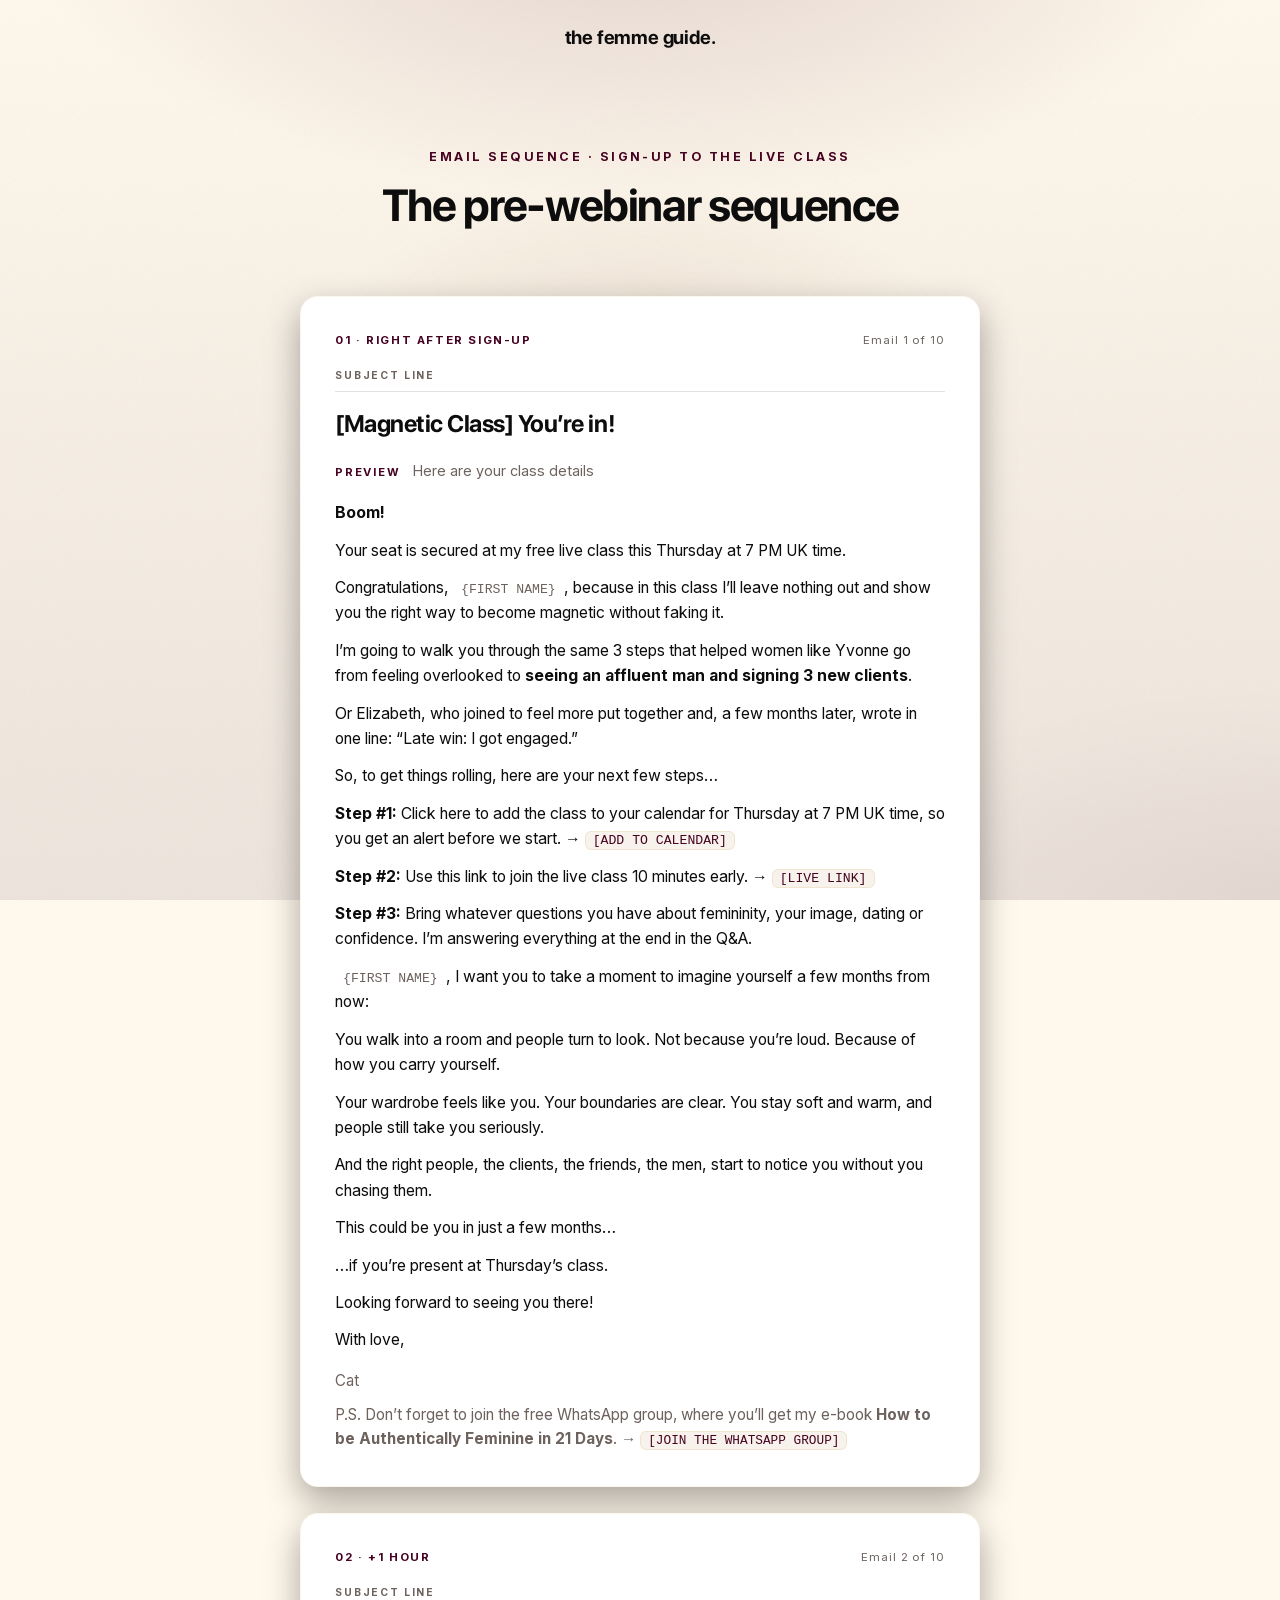
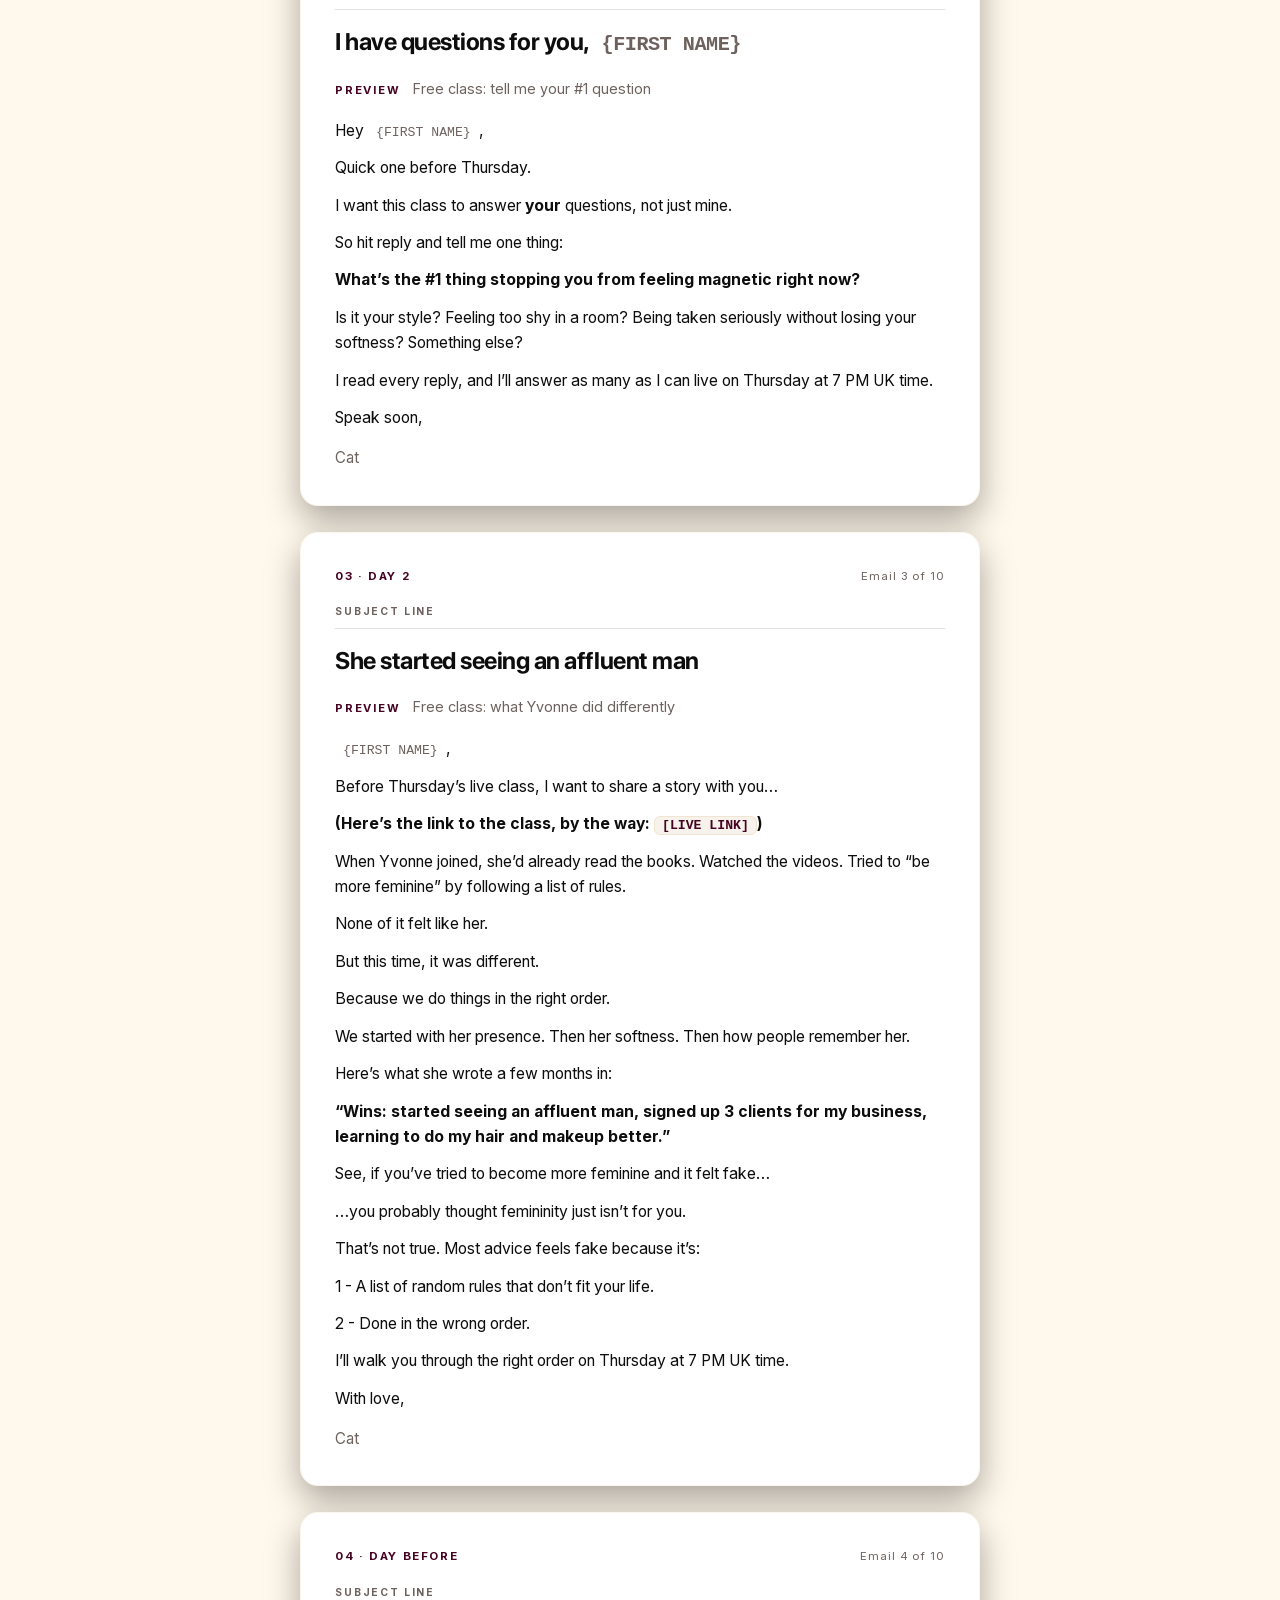
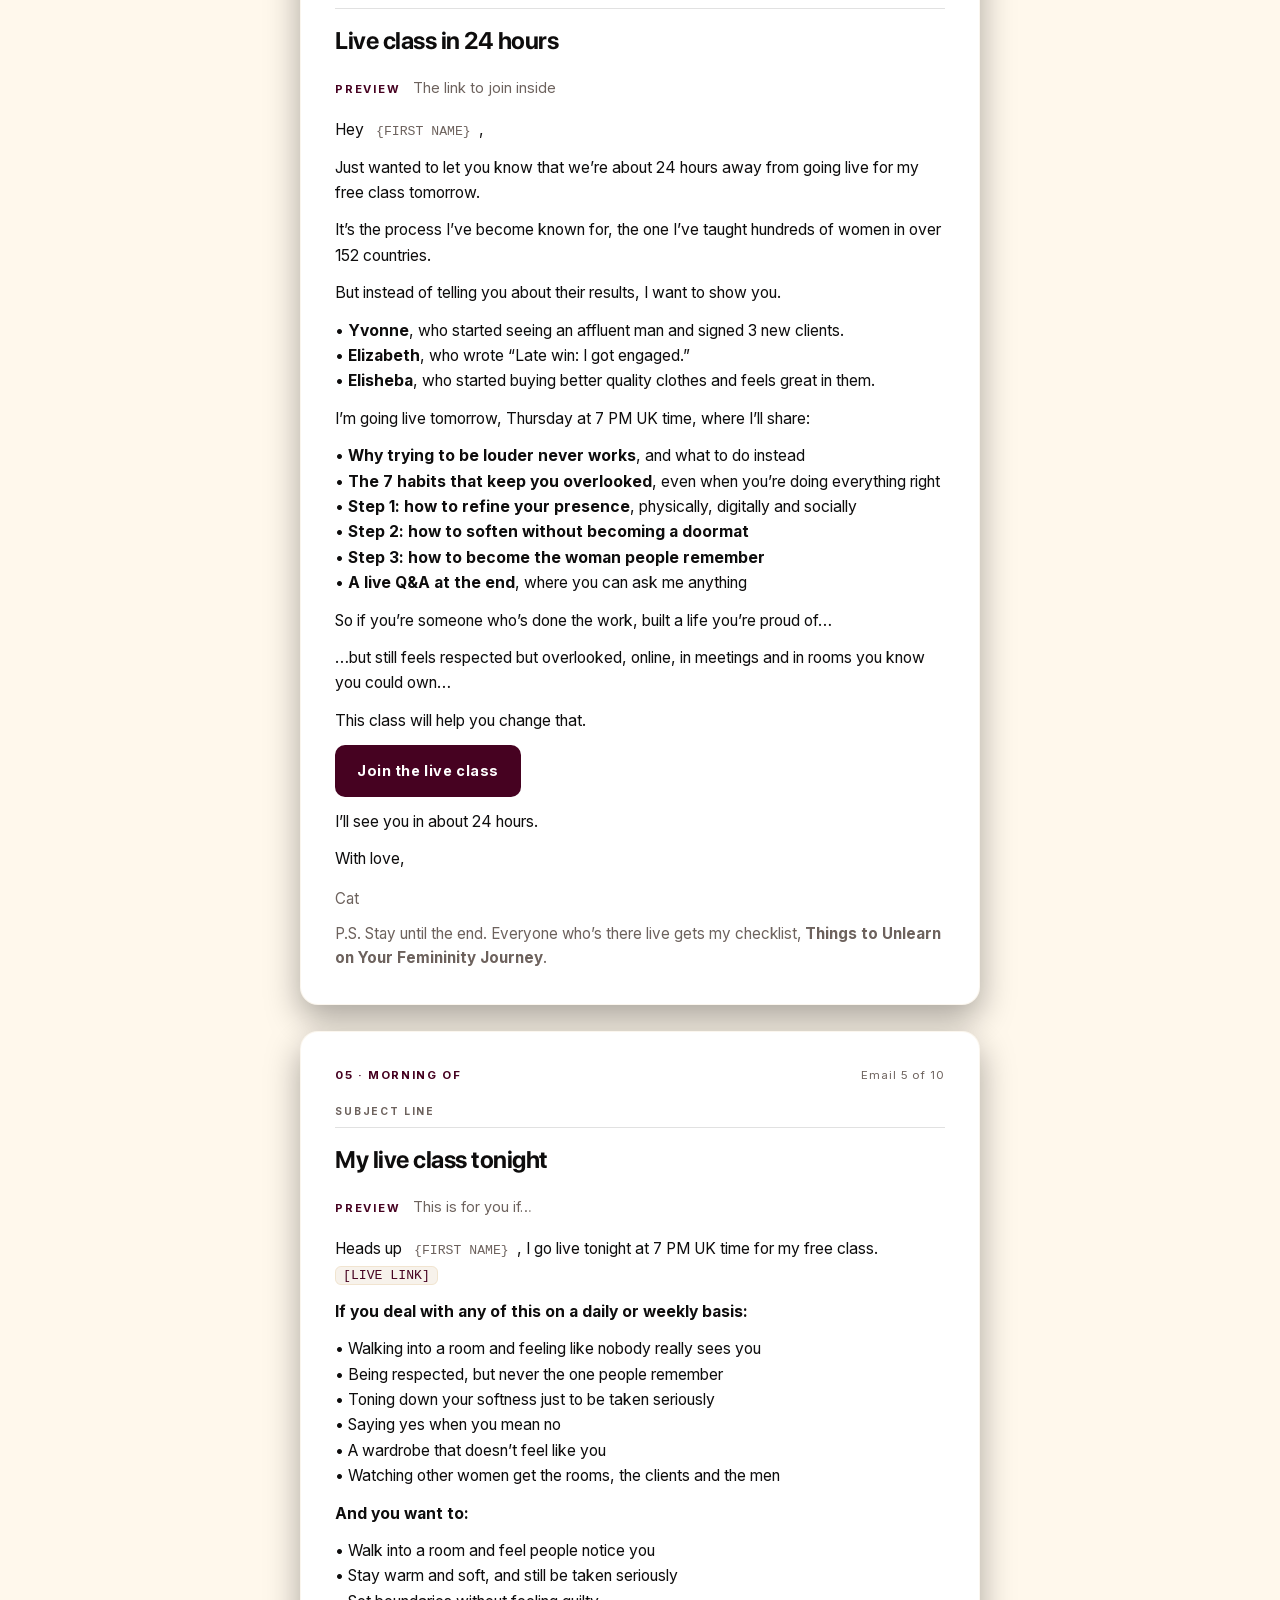
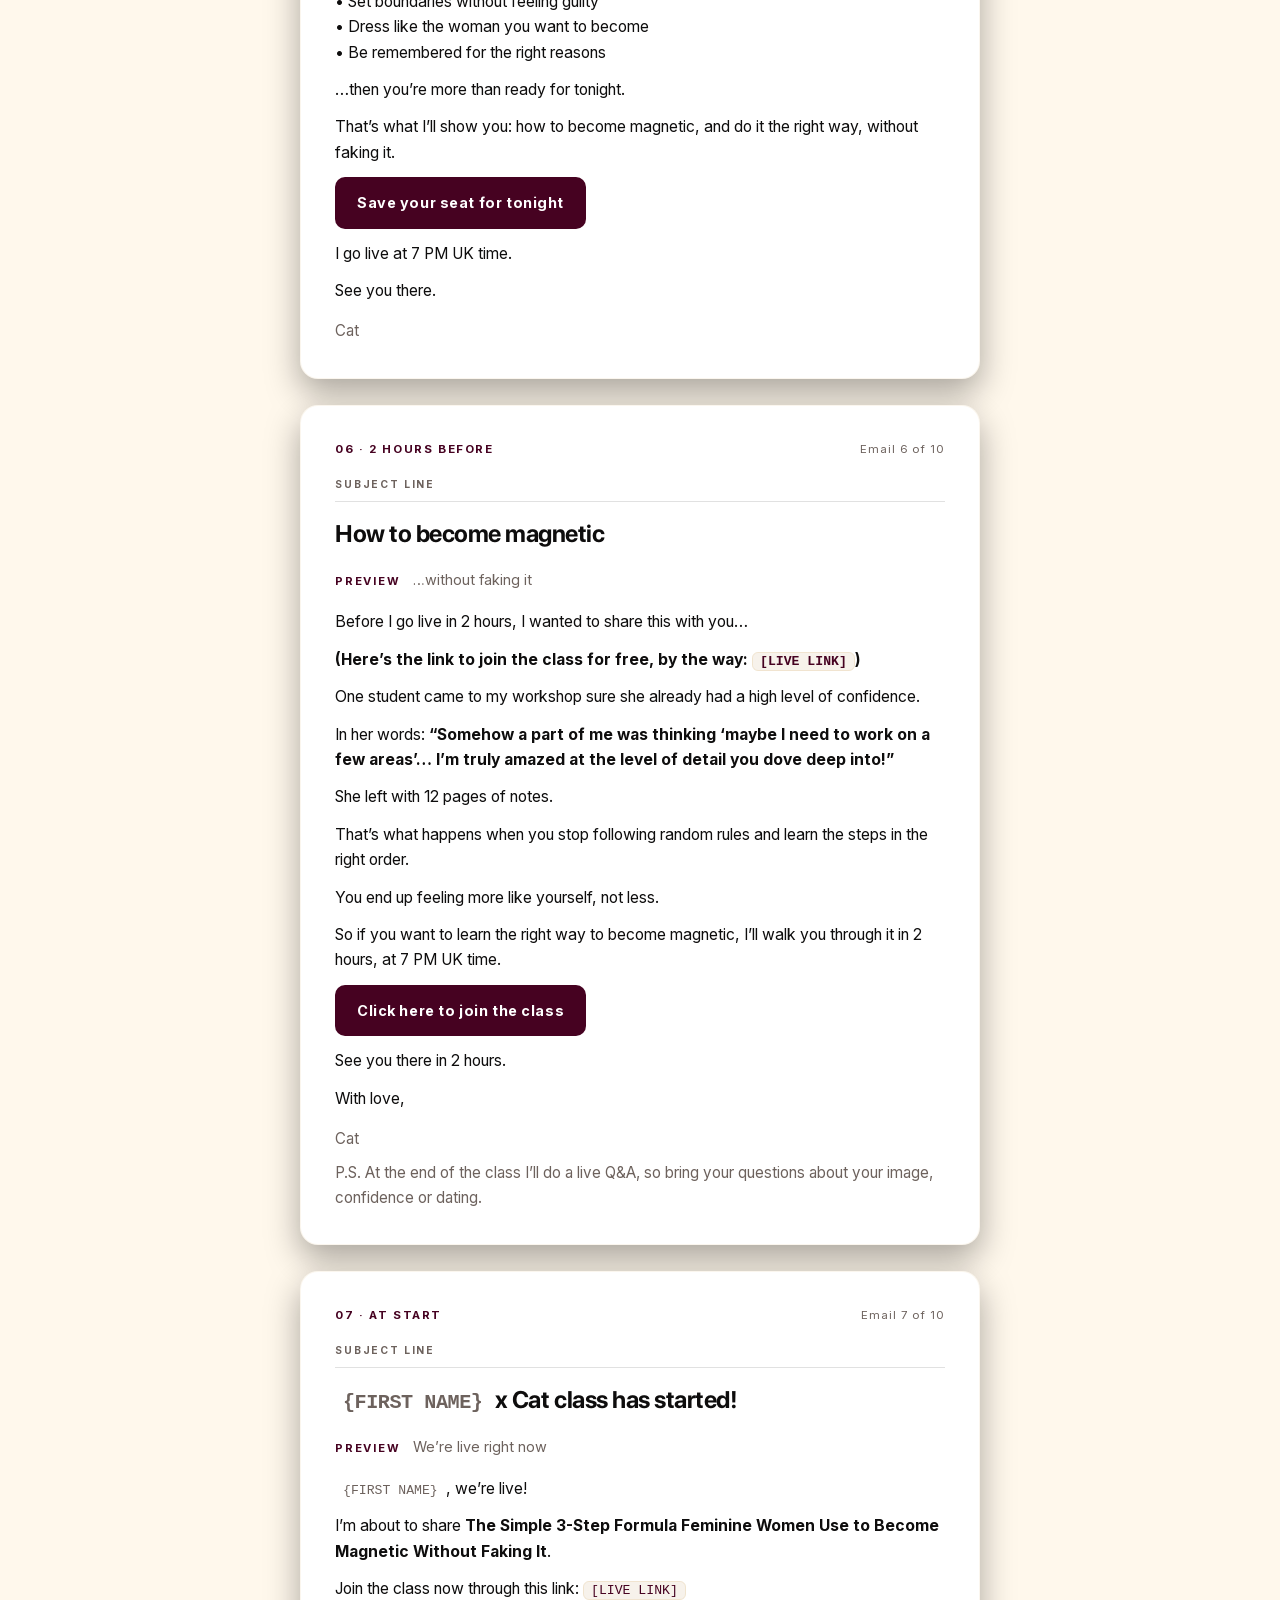
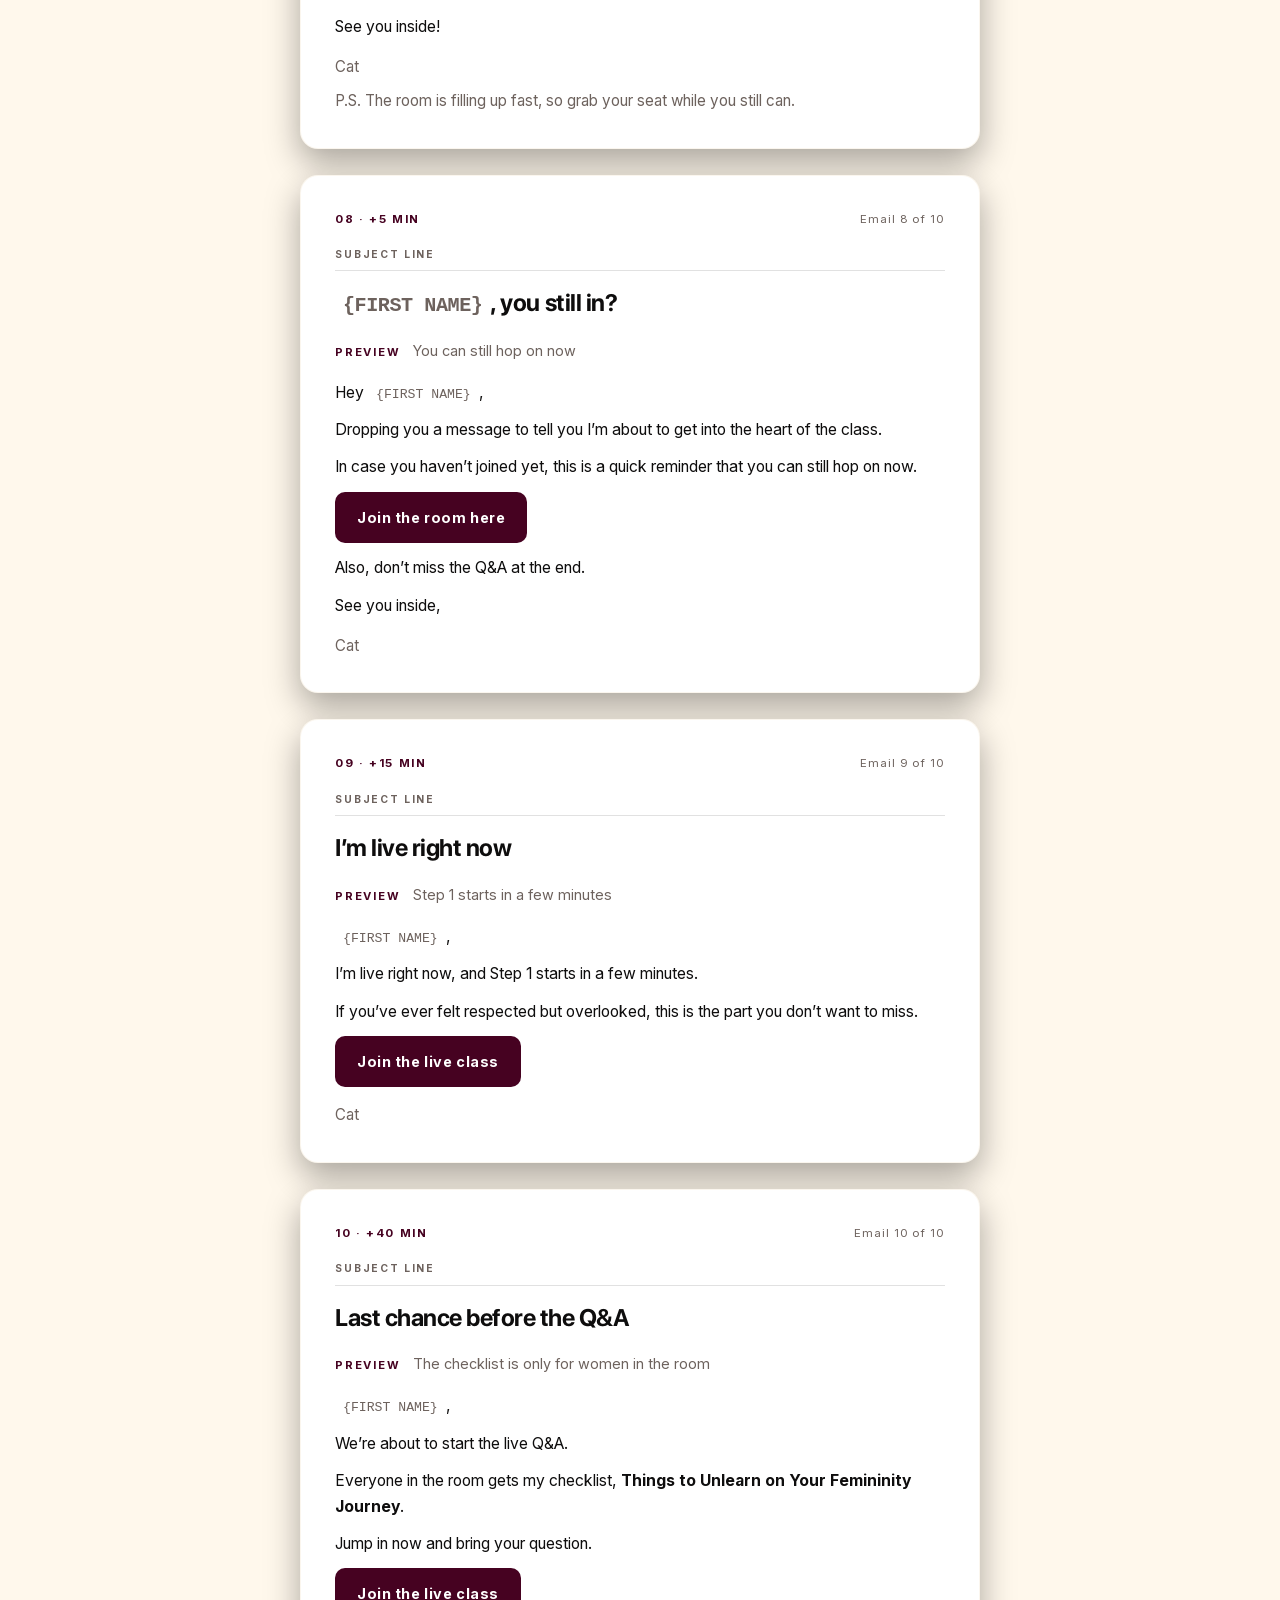
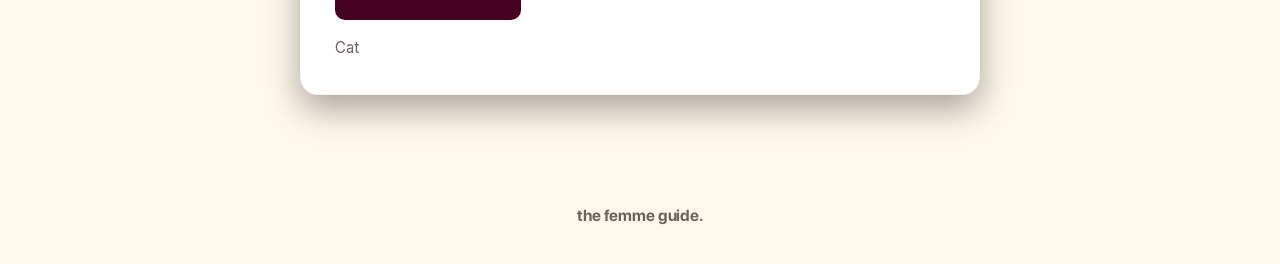
<file: pre-webinar/index.html>
<!doctype html>
<html lang="en">
<head>
  <meta charset="utf-8" />
  <meta name="viewport" content="width=device-width, initial-scale=1" />
  <title>Pre-webinar emails · Cat Shanu</title>
  <meta name="robots" content="noindex" />
  <script>document.documentElement.className += " js";</script>
  <link rel="icon" href="../assets/img/favicon.png" type="image/png" />
  <link rel="apple-touch-icon" href="../assets/img/apple-touch-icon.png" />
  <link rel="stylesheet" href="../assets/vendor/lenis.css" />
  <link rel="stylesheet" href="../assets/vsl.css" />
  <link rel="stylesheet" href="../assets/emails.css" />
  <link rel="stylesheet" href="../assets/brand.css" />
<script data-topfix>try{if("scrollRestoration" in history)history.scrollRestoration="manual"}catch(e){}addEventListener("load",function(){if(!location.hash){scrollTo(0,0);setTimeout(function(){scrollTo(0,0)},50)}});</script>
</head>
<body>
  <header class="brandbar"><div class="brand"><span class="brand__word">the femme guide.</span></div></header>
  <main class="page">
    <section class="seq">
      <div class="seq__glow" aria-hidden="true"></div>
      <div class="container">
        <header class="seq__intro">
          <p class="seq__eyebrow reveal">Email sequence · Sign-up to the live class</p>
          <h1 class="seq__title reveal" style="--i:1">The pre-webinar sequence</h1>
        </header>
        <div class="seq__list">
          <article class="email reveal">
            <div class="email__head"><span class="email__tag">01 · Right after sign-up</span><span class="email__count">Email 1 of 10</span></div>
            <span class="email__sl-label">Subject line</span>
            <h2 class="email__subject">[Magnetic Class] You&rsquo;re in!</h2>
            <p class="email__pv"><b>Preview</b> Here are your class details</p>
            <div class="email__body"><p><b>Boom!</b></p><p>Your seat is secured at my free live class this Thursday at 7 PM UK time.</p><p>Congratulations, <span class="tok-merge">{FIRST NAME}</span>, because in this class I&rsquo;ll leave nothing out and show you the right way to become magnetic without faking it.</p><p>I&rsquo;m going to walk you through the same 3 steps that helped women like Yvonne go from feeling overlooked to <b>seeing an affluent man and signing 3 new clients</b>.</p><p>Or Elizabeth, who joined to feel more put together and, a few months later, wrote in one line: &ldquo;Late win: I got engaged.&rdquo;</p><p>So, to get things rolling, here are your next few steps&hellip;</p><p><b>Step #1:</b> Click here to add the class to your calendar for Thursday at 7 PM UK time, so you get an alert before we start. &rarr; <span class="tok-link">[ADD TO CALENDAR]</span></p><p><b>Step #2:</b> Use this link to join the live class 10 minutes early. &rarr; <span class="tok-link">[LIVE LINK]</span></p><p><b>Step #3:</b> Bring whatever questions you have about femininity, your image, dating or confidence. I&rsquo;m answering everything at the end in the Q&amp;A.</p><p><span class="tok-merge">{FIRST NAME}</span>, I want you to take a moment to imagine yourself a few months from now:</p><p>You walk into a room and people turn to look. Not because you&rsquo;re loud. Because of how you carry yourself.</p><p>Your wardrobe feels like you. Your boundaries are clear. You stay soft and warm, and people still take you seriously.</p><p>And the right people, the clients, the friends, the men, start to notice you without you chasing them.</p><p>This could be you in just a few months&hellip;</p><p>&hellip;if you&rsquo;re present at Thursday&rsquo;s class.</p><p>Looking forward to seeing you there!</p><p>With love,</p></div>
            <p class="email__sign">Cat</p><p class="ps">P.S. Don&rsquo;t forget to join the free WhatsApp group, where you&rsquo;ll get my e-book <b>How to be Authentically Feminine in 21 Days</b>. &rarr; <span class="tok-link">[JOIN THE WHATSAPP GROUP]</span></p>
          </article>
          <article class="email reveal">
            <div class="email__head"><span class="email__tag">02 · +1 hour</span><span class="email__count">Email 2 of 10</span></div>
            <span class="email__sl-label">Subject line</span>
            <h2 class="email__subject">I have questions for you, <span class="tok-merge">{FIRST NAME}</span></h2>
            <p class="email__pv"><b>Preview</b> Free class: tell me your #1 question</p>
            <div class="email__body"><p>Hey <span class="tok-merge">{FIRST NAME}</span>,</p><p>Quick one before Thursday.</p><p>I want this class to answer <b>your</b> questions, not just mine.</p><p>So hit reply and tell me one thing:</p><p><b>What&rsquo;s the #1 thing stopping you from feeling magnetic right now?</b></p><p>Is it your style? Feeling too shy in a room? Being taken seriously without losing your softness? Something else?</p><p>I read every reply, and I&rsquo;ll answer as many as I can live on Thursday at 7 PM UK time.</p><p>Speak soon,</p></div>
            <p class="email__sign">Cat</p>
          </article>
          <article class="email reveal">
            <div class="email__head"><span class="email__tag">03 · Day 2</span><span class="email__count">Email 3 of 10</span></div>
            <span class="email__sl-label">Subject line</span>
            <h2 class="email__subject">She started seeing an affluent man</h2>
            <p class="email__pv"><b>Preview</b> Free class: what Yvonne did differently</p>
            <div class="email__body"><p><span class="tok-merge">{FIRST NAME}</span>,</p><p>Before Thursday&rsquo;s live class, I want to share a story with you&hellip;</p><p><b>(Here&rsquo;s the link to the class, by the way: <span class="tok-link">[LIVE LINK]</span>)</b></p><p>When Yvonne joined, she&rsquo;d already read the books. Watched the videos. Tried to &ldquo;be more feminine&rdquo; by following a list of rules.</p><p>None of it felt like her.</p><p>But this time, it was different.</p><p>Because we do things in the right order.</p><p>We started with her presence. Then her softness. Then how people remember her.</p><p>Here&rsquo;s what she wrote a few months in:</p><p><b>&ldquo;Wins: started seeing an affluent man, signed up 3 clients for my business, learning to do my hair and makeup better.&rdquo;</b></p><p>See, if you&rsquo;ve tried to become more feminine and it felt fake&hellip;</p><p>&hellip;you probably thought femininity just isn&rsquo;t for you.</p><p>That&rsquo;s not true. Most advice feels fake because it&rsquo;s:</p><p>1 - A list of random rules that don&rsquo;t fit your life.</p><p>2 - Done in the wrong order.</p><p>I&rsquo;ll walk you through the right order on Thursday at 7 PM UK time.</p><p>With love,</p></div>
            <p class="email__sign">Cat</p>
          </article>
          <article class="email reveal">
            <div class="email__head"><span class="email__tag">04 · Day before</span><span class="email__count">Email 4 of 10</span></div>
            <span class="email__sl-label">Subject line</span>
            <h2 class="email__subject">Live class in 24 hours</h2>
            <p class="email__pv"><b>Preview</b> The link to join inside</p>
            <div class="email__body"><p>Hey <span class="tok-merge">{FIRST NAME}</span>,</p><p>Just wanted to let you know that we&rsquo;re about 24 hours away from going live for my free class tomorrow.</p><p>It&rsquo;s the process I&rsquo;ve become known for, the one I&rsquo;ve taught hundreds of women in over 152 countries.</p><p>But instead of telling you about their results, I want to show you.</p><p>&bull; <b>Yvonne</b>, who started seeing an affluent man and signed 3 new clients.<br>&bull; <b>Elizabeth</b>, who wrote &ldquo;Late win: I got engaged.&rdquo;<br>&bull; <b>Elisheba</b>, who started buying better quality clothes and feels great in them.</p><p>I&rsquo;m going live tomorrow, Thursday at 7 PM UK time, where I&rsquo;ll share:</p><p>&bull; <b>Why trying to be louder never works</b>, and what to do instead<br>&bull; <b>The 7 habits that keep you overlooked</b>, even when you&rsquo;re doing everything right<br>&bull; <b>Step 1: how to refine your presence</b>, physically, digitally and socially<br>&bull; <b>Step 2: how to soften without becoming a doormat</b><br>&bull; <b>Step 3: how to become the woman people remember</b><br>&bull; <b>A live Q&amp;A at the end</b>, where you can ask me anything</p><p>So if you&rsquo;re someone who&rsquo;s done the work, built a life you&rsquo;re proud of&hellip;</p><p>&hellip;but still feels respected but overlooked, online, in meetings and in rooms you know you could own&hellip;</p><p>This class will help you change that.</p><p class="asset"><a class="asset__btn" href="#" onclick="return false">Join the live class</a></p><p>I&rsquo;ll see you in about 24 hours.</p><p>With love,</p></div>
            <p class="email__sign">Cat</p><p class="ps">P.S. Stay until the end. Everyone who&rsquo;s there live gets my checklist, <b>Things to Unlearn on Your Femininity Journey</b>.</p>
          </article>
          <article class="email reveal">
            <div class="email__head"><span class="email__tag">05 · Morning of</span><span class="email__count">Email 5 of 10</span></div>
            <span class="email__sl-label">Subject line</span>
            <h2 class="email__subject">My live class tonight</h2>
            <p class="email__pv"><b>Preview</b> This is for you if&hellip;</p>
            <div class="email__body"><p>Heads up <span class="tok-merge">{FIRST NAME}</span>, I go live tonight at 7 PM UK time for my free class. <span class="tok-link">[LIVE LINK]</span></p><p><b>If you deal with any of this on a daily or weekly basis:</b></p><p>&bull; Walking into a room and feeling like nobody really sees you<br>&bull; Being respected, but never the one people remember<br>&bull; Toning down your softness just to be taken seriously<br>&bull; Saying yes when you mean no<br>&bull; A wardrobe that doesn&rsquo;t feel like you<br>&bull; Watching other women get the rooms, the clients and the men</p><p><b>And you want to:</b></p><p>&bull; Walk into a room and feel people notice you<br>&bull; Stay warm and soft, and still be taken seriously<br>&bull; Set boundaries without feeling guilty<br>&bull; Dress like the woman you want to become<br>&bull; Be remembered for the right reasons</p><p>&hellip;then you&rsquo;re more than ready for tonight.</p><p>That&rsquo;s what I&rsquo;ll show you: how to become magnetic, and do it the right way, without faking it.</p><p class="asset"><a class="asset__btn" href="#" onclick="return false">Save your seat for tonight</a></p><p>I go live at 7 PM UK time.</p><p>See you there.</p></div>
            <p class="email__sign">Cat</p>
          </article>
          <article class="email reveal">
            <div class="email__head"><span class="email__tag">06 · 2 hours before</span><span class="email__count">Email 6 of 10</span></div>
            <span class="email__sl-label">Subject line</span>
            <h2 class="email__subject">How to become magnetic</h2>
            <p class="email__pv"><b>Preview</b> &hellip;without faking it</p>
            <div class="email__body"><p>Before I go live in 2 hours, I wanted to share this with you&hellip;</p><p><b>(Here&rsquo;s the link to join the class for free, by the way: <span class="tok-link">[LIVE LINK]</span>)</b></p><p>One student came to my workshop sure she already had a high level of confidence.</p><p>In her words: <b>&ldquo;Somehow a part of me was thinking &lsquo;maybe I need to work on a few areas&rsquo;&hellip; I&rsquo;m truly amazed at the level of detail you dove deep into!&rdquo;</b></p><p>She left with 12 pages of notes.</p><p>That&rsquo;s what happens when you stop following random rules and learn the steps in the right order.</p><p>You end up feeling more like yourself, not less.</p><p>So if you want to learn the right way to become magnetic, I&rsquo;ll walk you through it in 2 hours, at 7 PM UK time.</p><p class="asset"><a class="asset__btn" href="#" onclick="return false">Click here to join the class</a></p><p>See you there in 2 hours.</p><p>With love,</p></div>
            <p class="email__sign">Cat</p><p class="ps">P.S. At the end of the class I&rsquo;ll do a live Q&amp;A, so bring your questions about your image, confidence or dating.</p>
          </article>
          <article class="email reveal">
            <div class="email__head"><span class="email__tag">07 · At start</span><span class="email__count">Email 7 of 10</span></div>
            <span class="email__sl-label">Subject line</span>
            <h2 class="email__subject"><span class="tok-merge">{FIRST NAME}</span> x Cat class has started!</h2>
            <p class="email__pv"><b>Preview</b> We&rsquo;re live right now</p>
            <div class="email__body"><p><span class="tok-merge">{FIRST NAME}</span>, we&rsquo;re live!</p><p>I&rsquo;m about to share <b>The Simple 3-Step Formula Feminine Women Use to Become Magnetic Without Faking It</b>.</p><p>Join the class now through this link: <span class="tok-link">[LIVE LINK]</span></p><p>See you inside!</p></div>
            <p class="email__sign">Cat</p><p class="ps">P.S. The room is filling up fast, so grab your seat while you still can.</p>
          </article>
          <article class="email reveal">
            <div class="email__head"><span class="email__tag">08 · +5 min</span><span class="email__count">Email 8 of 10</span></div>
            <span class="email__sl-label">Subject line</span>
            <h2 class="email__subject"><span class="tok-merge">{FIRST NAME}</span>, you still in?</h2>
            <p class="email__pv"><b>Preview</b> You can still hop on now</p>
            <div class="email__body"><p>Hey <span class="tok-merge">{FIRST NAME}</span>,</p><p>Dropping you a message to tell you I&rsquo;m about to get into the heart of the class.</p><p>In case you haven&rsquo;t joined yet, this is a quick reminder that you can still hop on now.</p><p class="asset"><a class="asset__btn" href="#" onclick="return false">Join the room here</a></p><p>Also, don&rsquo;t miss the Q&amp;A at the end.</p><p>See you inside,</p></div>
            <p class="email__sign">Cat</p>
          </article>
          <article class="email reveal">
            <div class="email__head"><span class="email__tag">09 · +15 min</span><span class="email__count">Email 9 of 10</span></div>
            <span class="email__sl-label">Subject line</span>
            <h2 class="email__subject">I&rsquo;m live right now</h2>
            <p class="email__pv"><b>Preview</b> Step 1 starts in a few minutes</p>
            <div class="email__body"><p><span class="tok-merge">{FIRST NAME}</span>,</p><p>I&rsquo;m live right now, and Step 1 starts in a few minutes.</p><p>If you&rsquo;ve ever felt respected but overlooked, this is the part you don&rsquo;t want to miss.</p><p class="asset"><a class="asset__btn" href="#" onclick="return false">Join the live class</a></p></div>
            <p class="email__sign">Cat</p>
          </article>
          <article class="email reveal">
            <div class="email__head"><span class="email__tag">10 · +40 min</span><span class="email__count">Email 10 of 10</span></div>
            <span class="email__sl-label">Subject line</span>
            <h2 class="email__subject">Last chance before the Q&amp;A</h2>
            <p class="email__pv"><b>Preview</b> The checklist is only for women in the room</p>
            <div class="email__body"><p><span class="tok-merge">{FIRST NAME}</span>,</p><p>We&rsquo;re about to start the live Q&amp;A.</p><p>Everyone in the room gets my checklist, <b>Things to Unlearn on Your Femininity Journey</b>.</p><p>Jump in now and bring your question.</p><p class="asset"><a class="asset__btn" href="#" onclick="return false">Join the live class</a></p></div>
            <p class="email__sign">Cat</p>
          </article>
        </div>
      </div>
    </section>
  </main>
  <footer class="brandfoot"><div class="brand"><span class="brand__word">the femme guide.</span></div></footer>
  <script src="../assets/vendor/lenis.min.js"></script>
  <script src="../assets/vsl.js"></script>
</body>
</html>
</file>
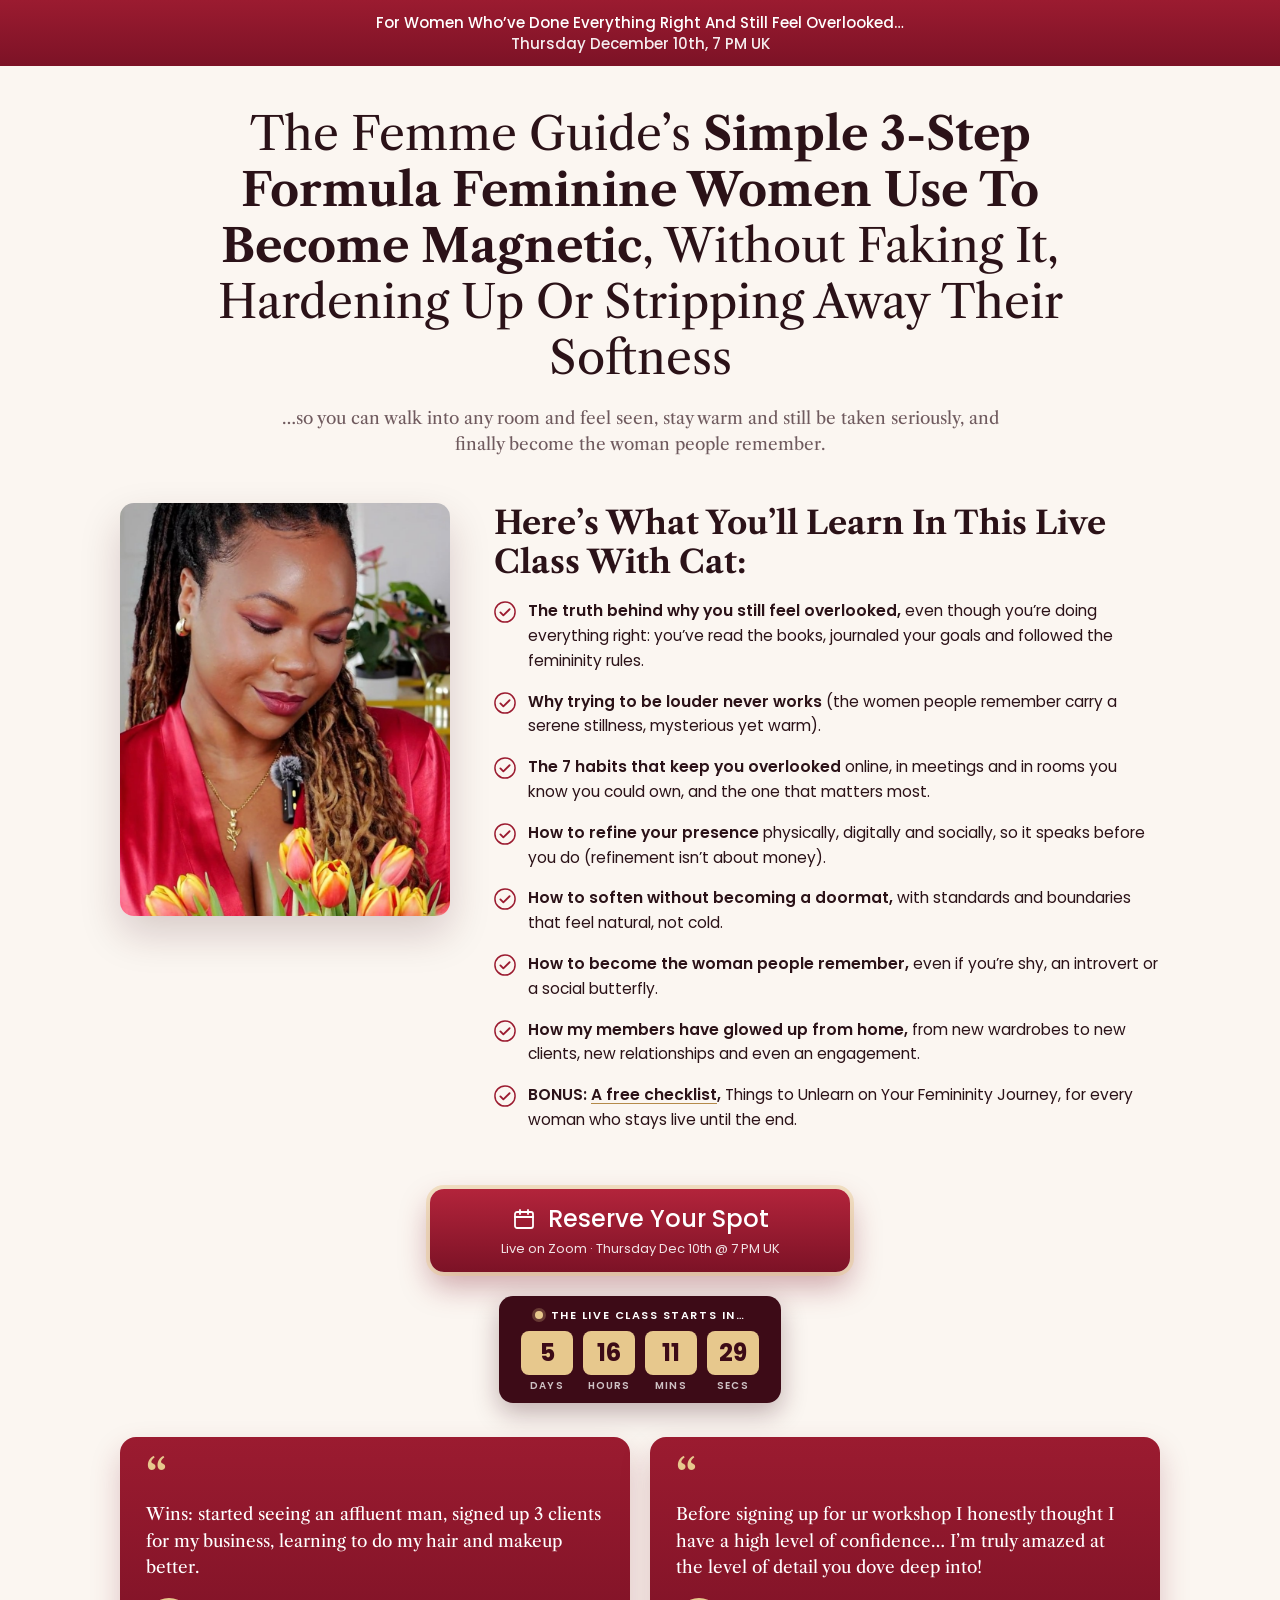
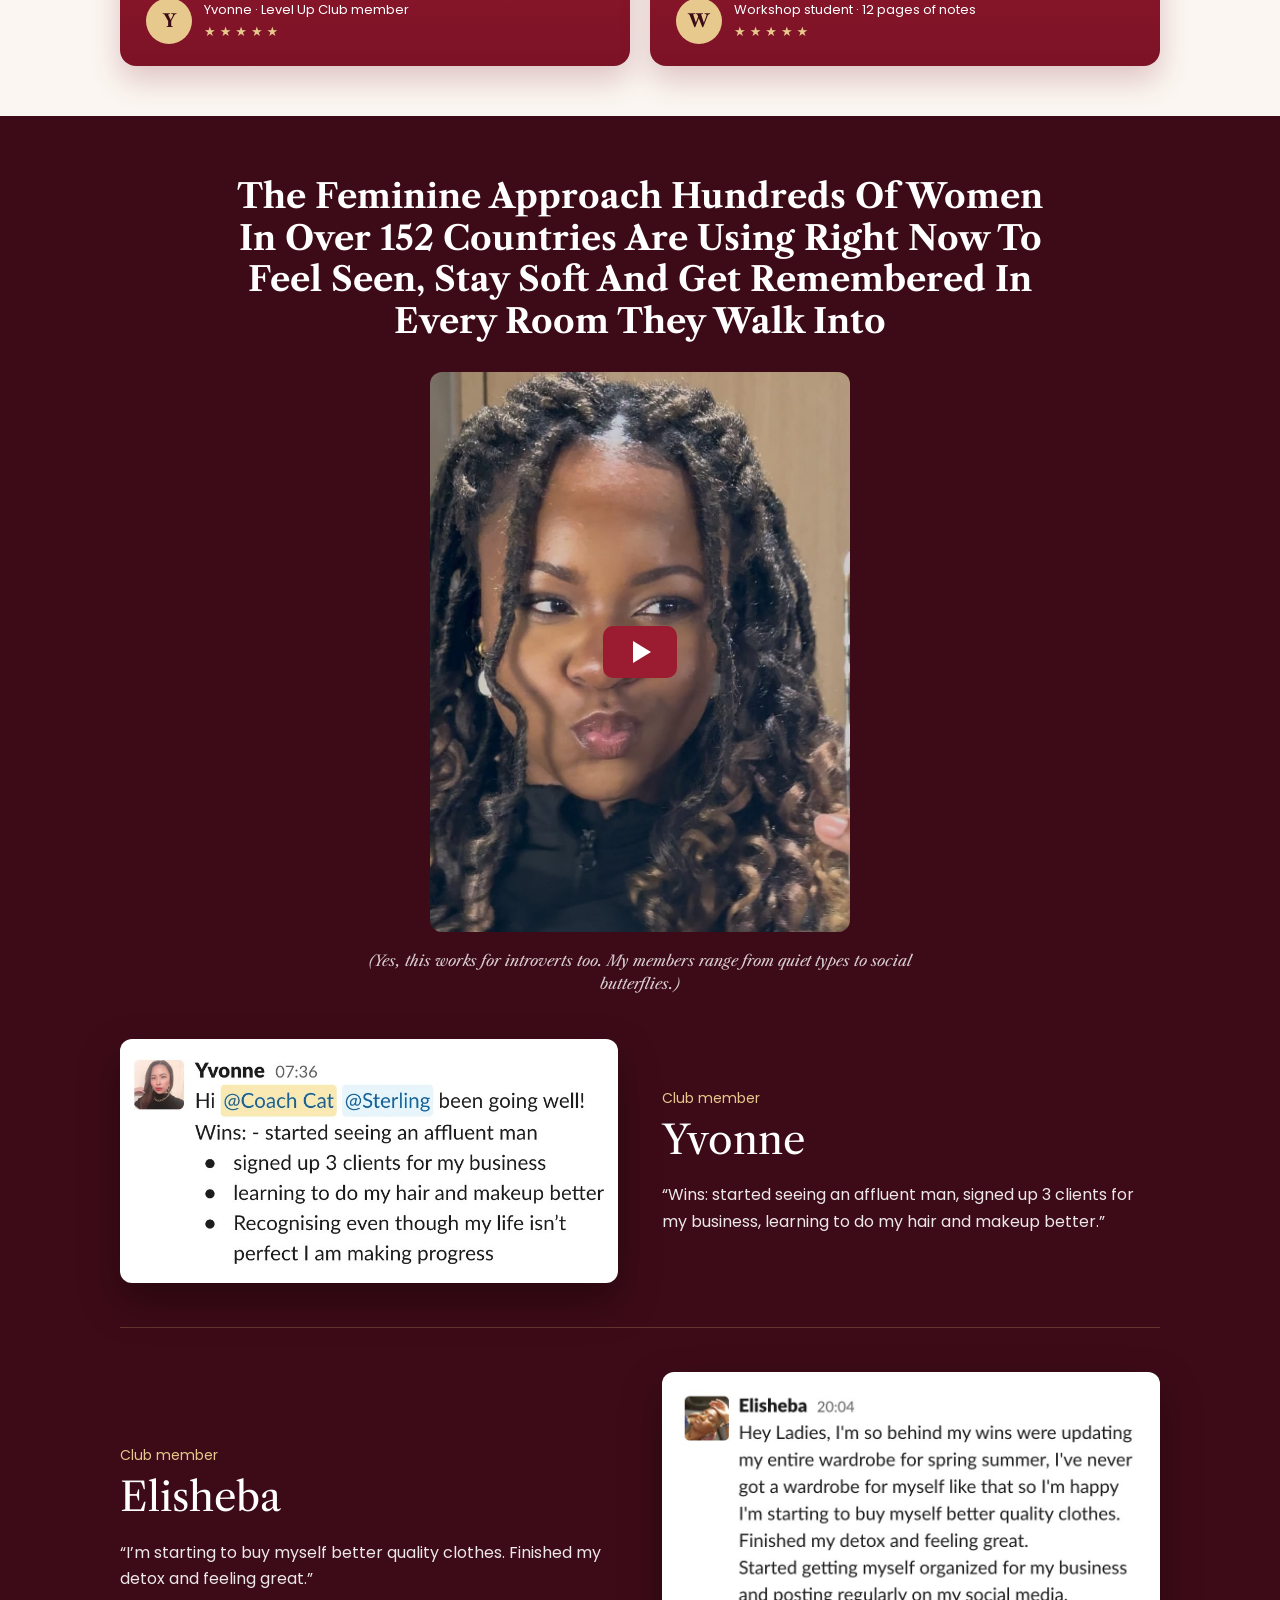
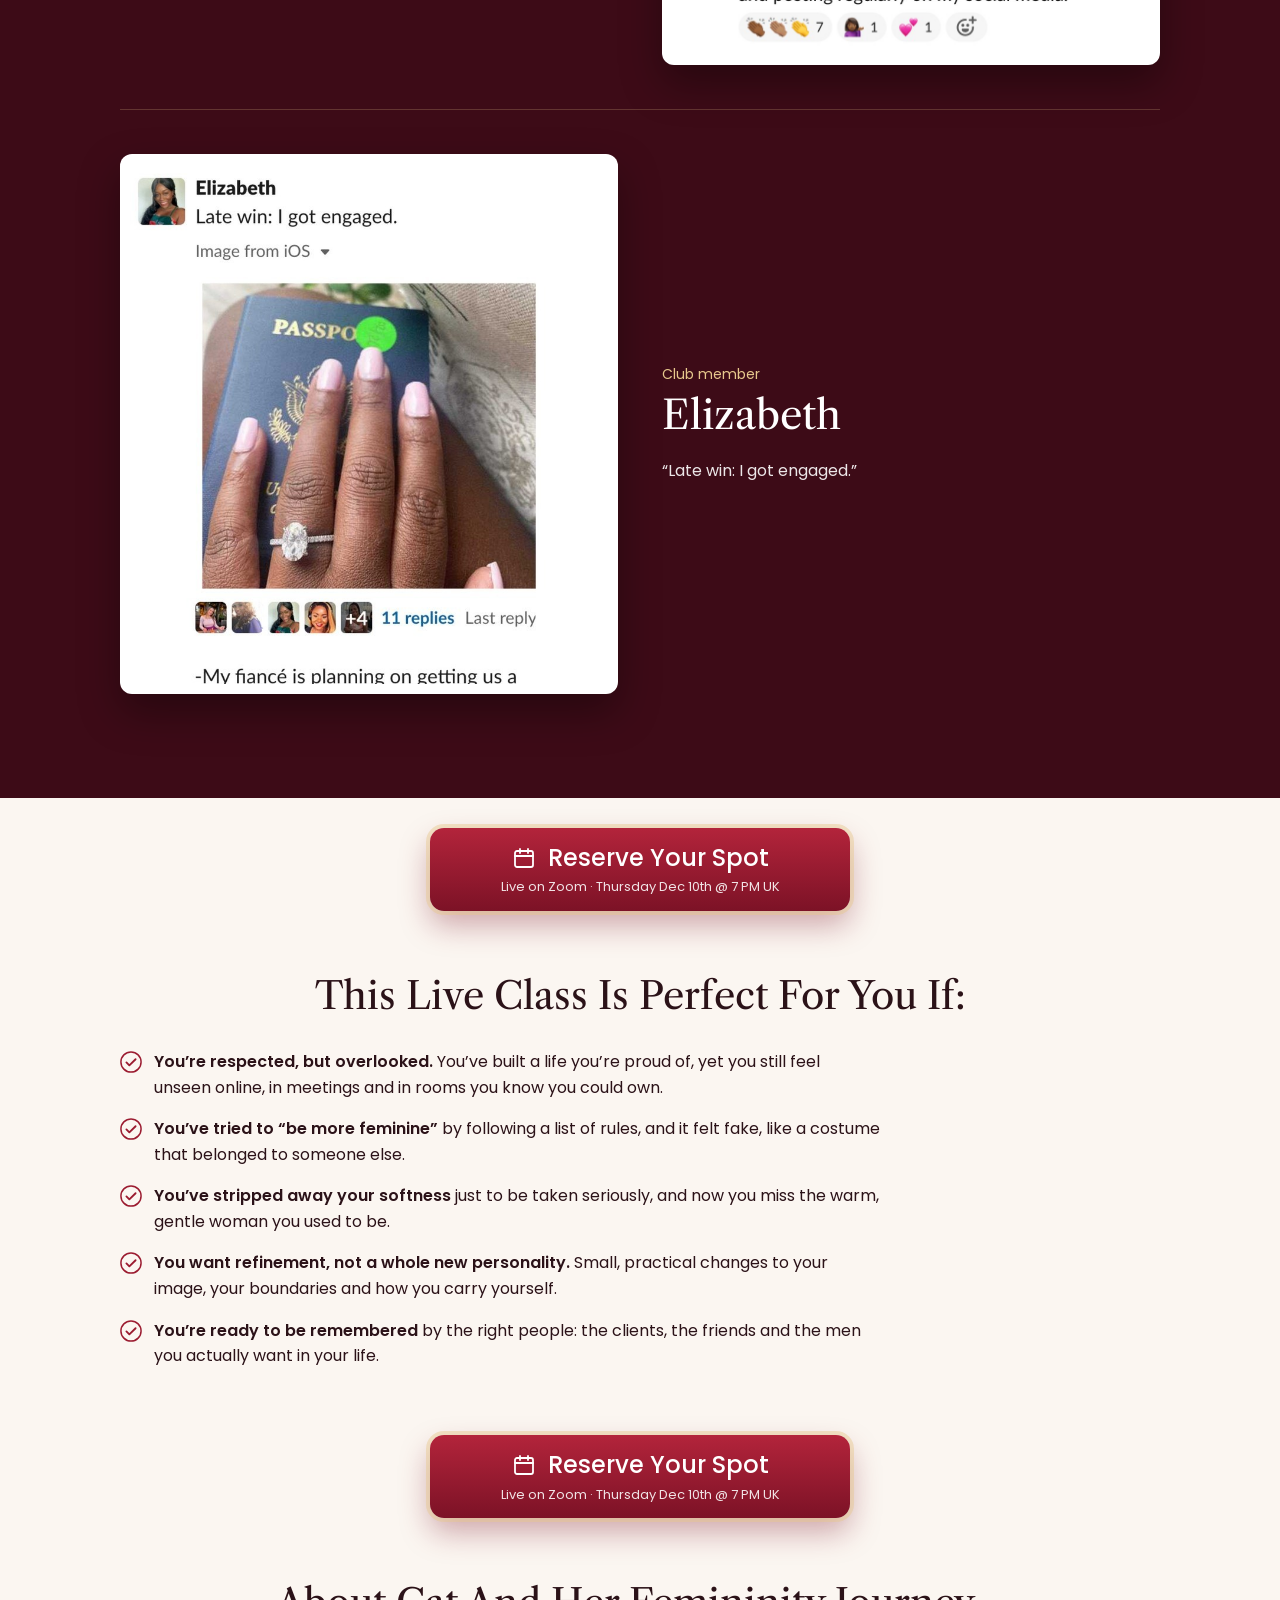
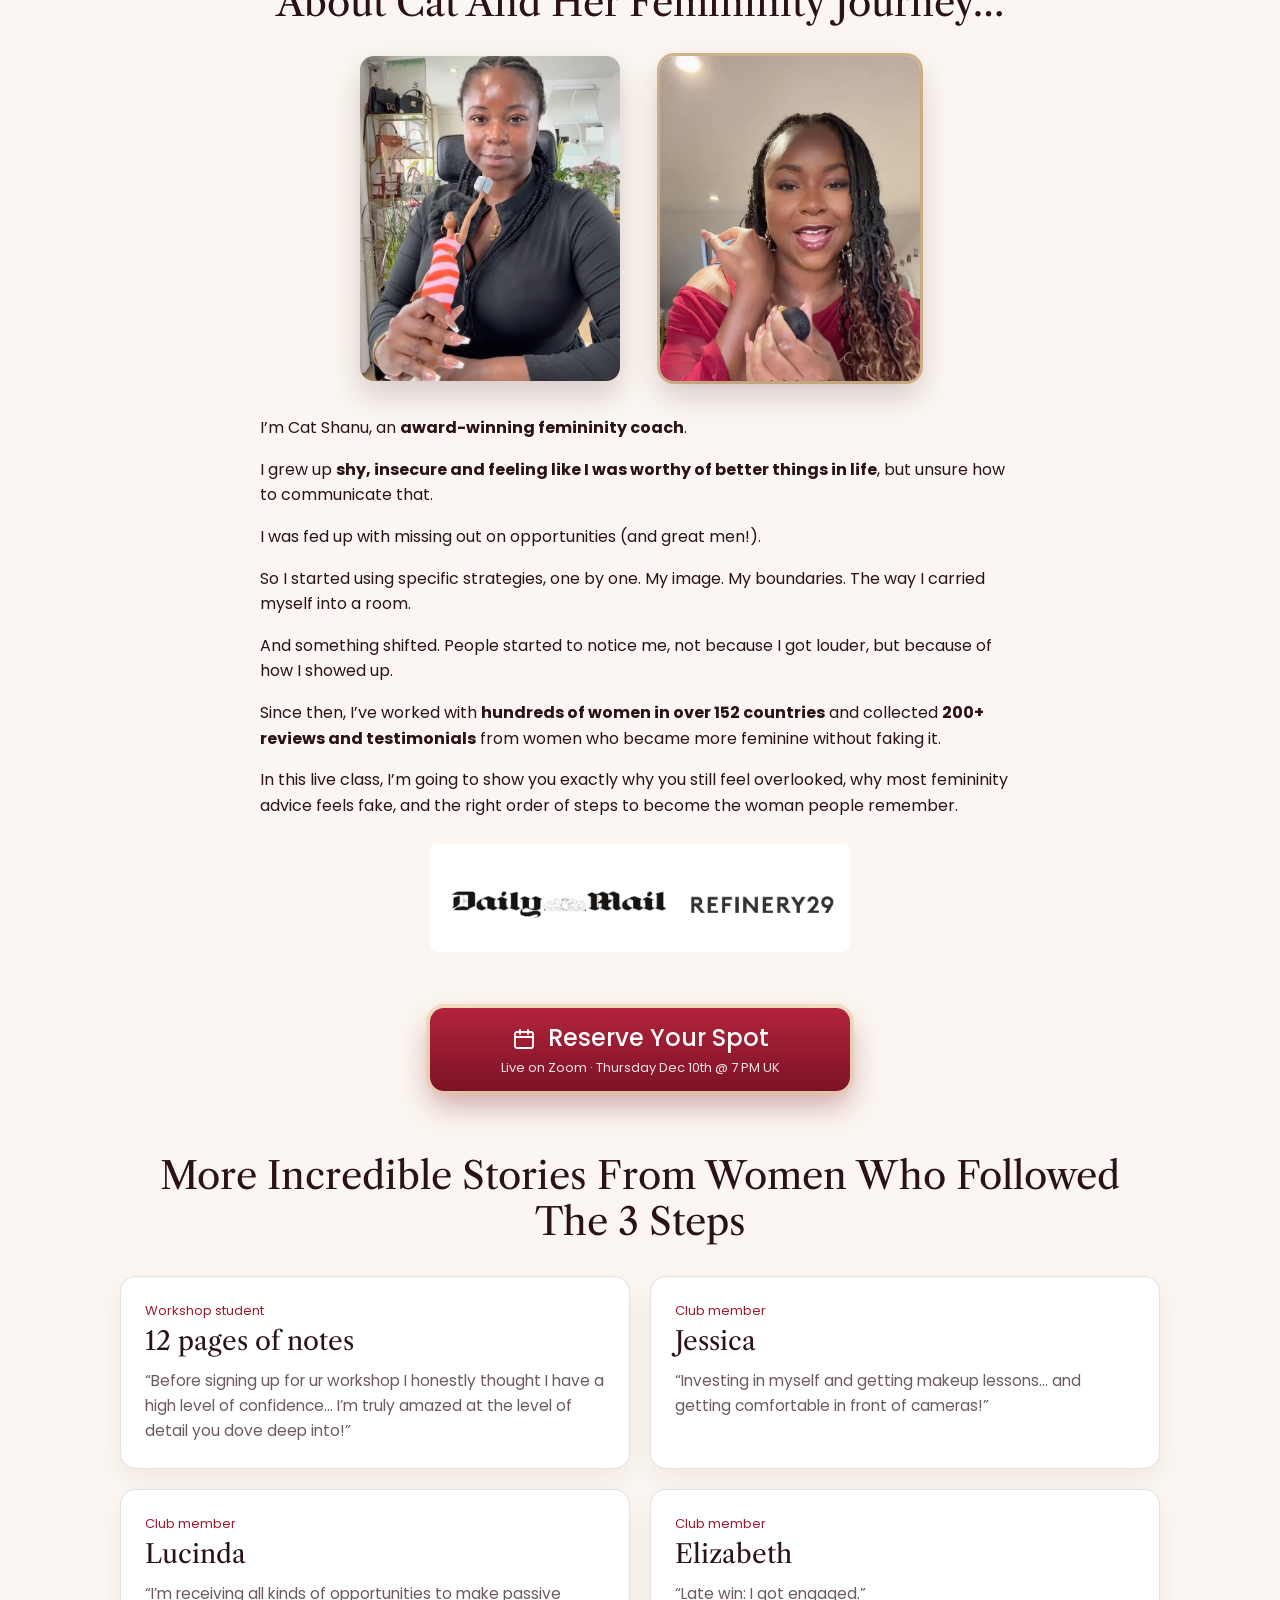
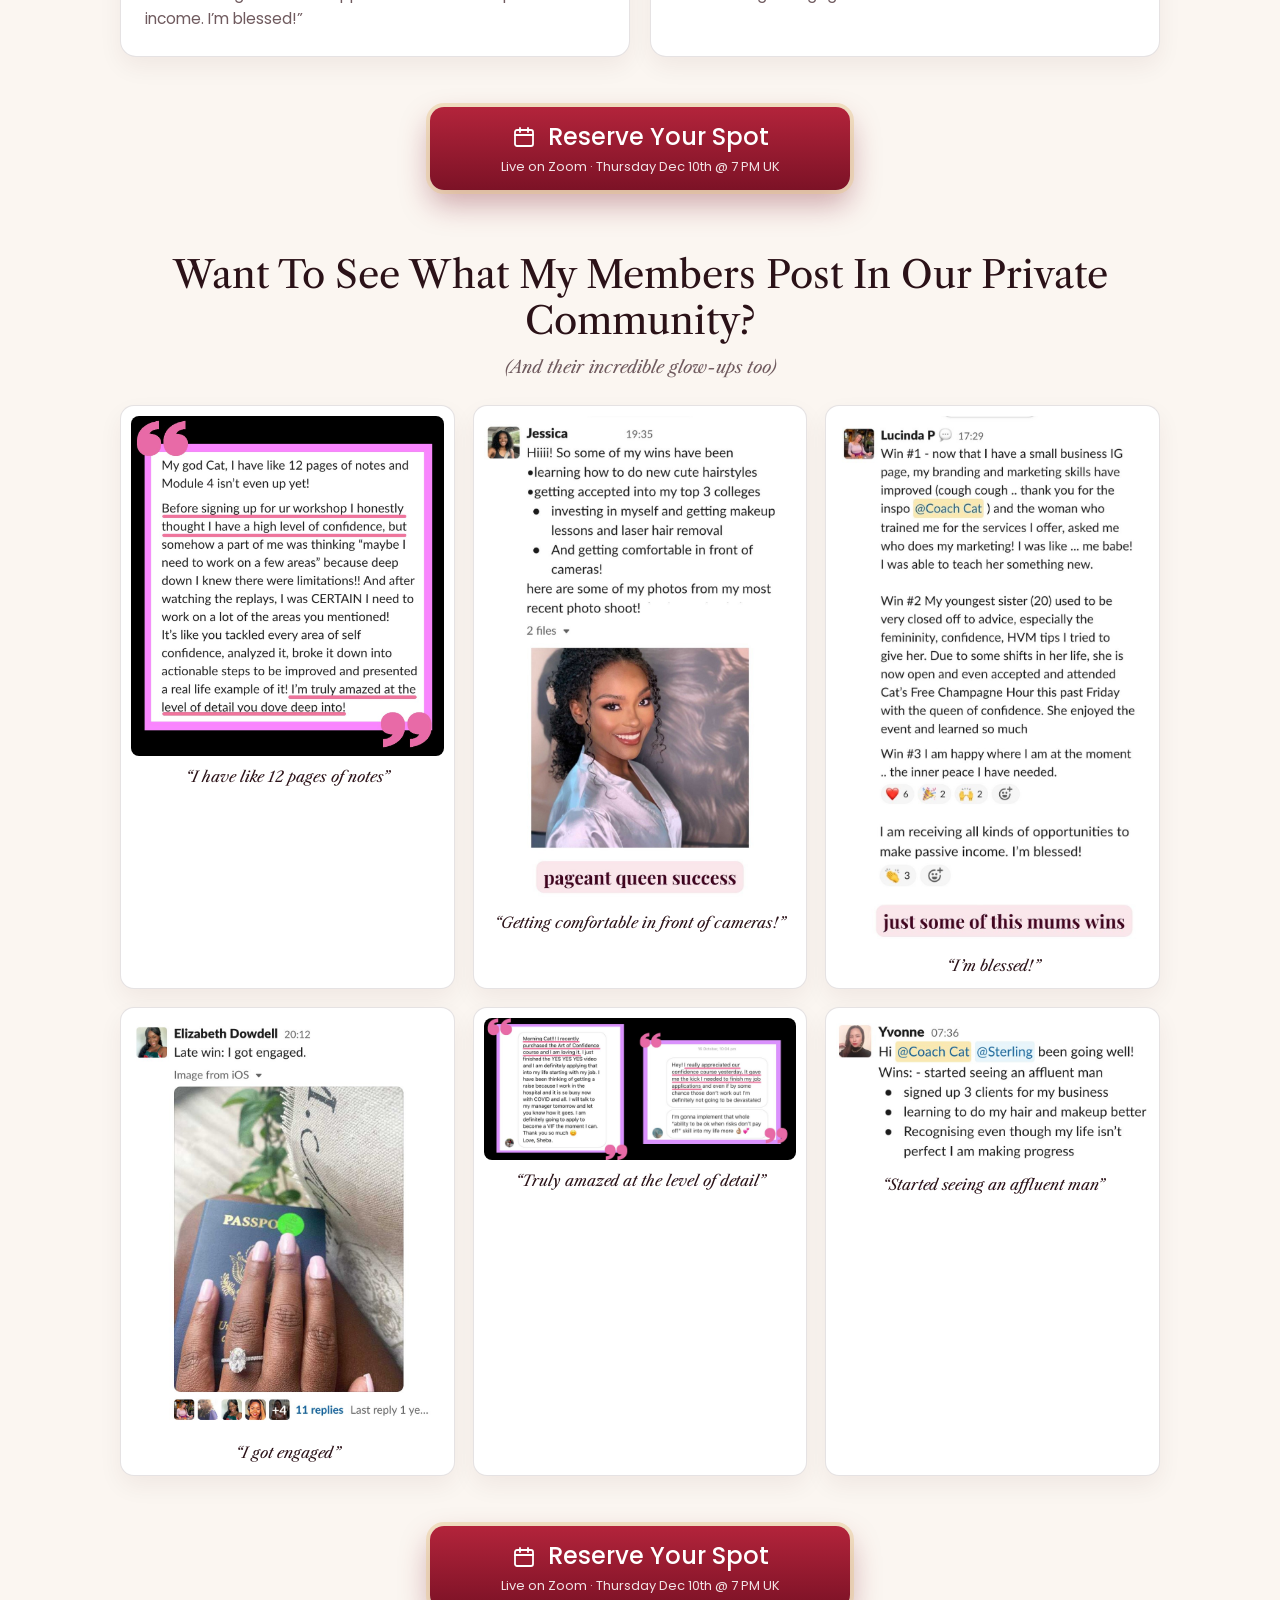
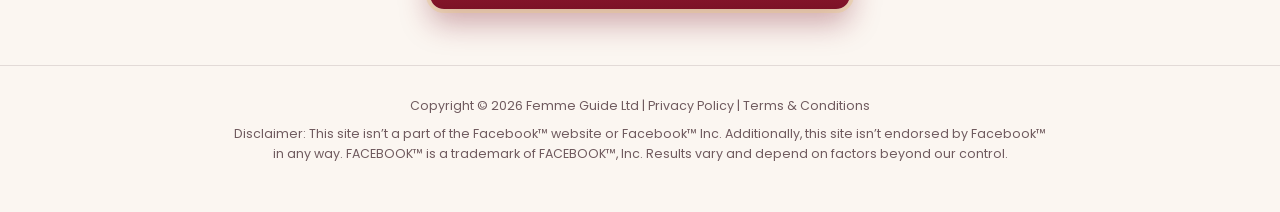
<file: register/index.html>
<!doctype html>
<html lang="en">
<head>
<meta charset="utf-8" />
<meta name="viewport" content="width=device-width, initial-scale=1" />
<title>Free Live Class &middot; Cat Shanu</title>
<meta name="description" content="Free live class with Cat Shanu: the simple 3-step formula feminine women use to become magnetic without faking it." />
<meta name="robots" content="noindex, nofollow" />
<link rel="icon" href="../assets/img/favicon.png" type="image/png" />
<link rel="apple-touch-icon" href="../assets/img/apple-touch-icon.png" />
<link rel="preconnect" href="https://fonts.googleapis.com"><link rel="preconnect" href="https://fonts.gstatic.com" crossorigin>
<link href="https://fonts.googleapis.com/css2?family=Libre+Caslon+Text:ital,wght@0,400;0,700;1,400&family=Poppins:wght@400;500;600;700&display=swap" rel="stylesheet">
<style>
:root{--bg:#fbf6f1;--blush:#f4e8e1;--ink:#2b1218;--mute:#6f5a5e;--red:#9b1b30;--red2:#7c1226;--wine:#3d0b17;--gold:#b48a4a;--gold2:#e7c88d;--line:rgba(43,18,24,.12)}
*{box-sizing:border-box}html,body{margin:0}
body{background:var(--bg);color:var(--ink);font:400 16px/1.6 Poppins,system-ui,sans-serif;-webkit-font-smoothing:antialiased}
img{max-width:100%;display:block}
h1,h2,h3{font-family:"Libre Caslon Text",Georgia,serif;font-weight:400;margin:0;line-height:1.22}
.wrap{max-width:1080px;margin:0 auto;padding:0 20px}
.bar{background:linear-gradient(180deg,var(--red),var(--red2));color:#fff;text-align:center;padding:12px 16px;font:500 15px/1.4 Poppins}
.bar b{display:block;font-weight:500;opacity:.92}
.hero{text-align:center;padding:40px 0 10px}
.hero h1{font-size:clamp(28px,4.2vw,46px);max-width:960px;margin:0 auto}
.hero h1 strong{font-weight:700}
.hero .sub{max-width:720px;margin:18px auto 0;font:400 17px/1.55 "Libre Caslon Text",serif;color:var(--mute)}
.learn{display:grid;grid-template-columns:330px 1fr;gap:44px;align-items:start;padding:36px 0 10px}
.learn__ph{border-radius:14px;overflow:hidden;box-shadow:0 18px 40px rgba(61,11,23,.18);position:sticky;top:20px}
.learn__ph img{width:100%;aspect-ratio:4/5;object-fit:cover;object-position:50% 25%}
.learn h2{font-size:clamp(24px,2.8vw,32px);font-weight:700;margin-bottom:18px}
ul.ck{list-style:none;margin:0;padding:0}
ul.ck li{display:flex;gap:12px;margin:0 0 16px}
ul.ck svg{flex:0 0 22px;width:22px;height:22px;color:var(--red);margin-top:2px}
ul.ck p{margin:0;font-size:15.5px}
ul.ck b{font-weight:600}
.bonus u{text-decoration-color:var(--gold);text-underline-offset:3px}
.cta{text-align:center;padding:30px 0 6px}
.btn{appearance:none;border:0;cursor:pointer;background:linear-gradient(180deg,#b3243b,var(--red2));color:#fff;border-radius:14px;padding:16px 46px 14px;box-shadow:0 0 0 4px rgba(231,200,141,.45),0 14px 30px rgba(124,18,38,.35);font-family:Poppins;min-width:min(420px,100%)}
.btn__t{display:flex;align-items:center;justify-content:center;gap:12px;font:500 24px/1.2 Poppins}
.btn__t svg{width:24px;height:24px}
.btn__s{display:block;font:400 13px/1.4 Poppins;opacity:.88;margin-top:6px}
.btn:hover{filter:brightness(1.06)}
.cd{display:inline-block;margin:18px auto 0;background:var(--wine);color:#fff;border-radius:14px;padding:14px 22px 12px;box-shadow:0 10px 26px rgba(61,11,23,.3)}
.cdw{text-align:center}
.cd__t{margin:0 0 10px;font:600 11px/1 Poppins;letter-spacing:.14em;text-transform:uppercase;display:flex;align-items:center;gap:8px;justify-content:center}
.cd__t i{width:8px;height:8px;border-radius:50%;background:var(--gold2);box-shadow:0 0 0 3px rgba(231,200,141,.25)}
.cd__row{display:flex;gap:10px;justify-content:center}
.cd__row div{text-align:center}
.cd__row b{display:block;min-width:52px;padding:10px 6px;background:var(--gold2);color:var(--wine);border-radius:8px;font:700 24px/1 Poppins}
.cd__row span{display:block;margin-top:6px;font:600 10px/1 Poppins;letter-spacing:.12em;text-transform:uppercase;opacity:.75}
.quotes{display:grid;grid-template-columns:1fr 1fr;gap:20px;padding:34px 0 50px}
.qc{background:linear-gradient(180deg,var(--red),var(--red2));color:#fff;border-radius:16px;padding:26px 26px 22px;box-shadow:0 14px 30px rgba(124,18,38,.22)}
.qc .qm{margin:0;font:700 44px/0.6 "Libre Caslon Text",serif;color:var(--gold2)}
.qc blockquote{margin:12px 0 18px;font:400 17px/1.55 "Libre Caslon Text",serif}
.qc .who{display:flex;align-items:center;gap:12px;font-size:13px;line-height:1.4}
.qc .who i{width:46px;height:46px;border-radius:50%;background:var(--gold2);color:var(--wine);display:grid;place-items:center;font:700 18px "Libre Caslon Text",serif;font-style:normal}
.qc .stars{color:var(--gold2);letter-spacing:4px;margin-top:4px}
.dark{background:var(--wine);color:#fff;padding:60px 0}
.dark h2{text-align:center;font-size:clamp(24px,3vw,34px);font-weight:700;max-width:820px;margin:0 auto}
.vid{max-width:420px;margin:30px auto 10px;border-radius:12px;overflow:hidden;position:relative}
.vid img{width:100%;aspect-ratio:9/12;object-fit:cover;object-position:50% 25%}
.vid span{position:absolute;left:50%;top:50%;transform:translate(-50%,-50%);width:74px;height:52px;border-radius:10px;background:var(--red);display:grid;place-items:center}
.vid span::after{content:"";border-left:18px solid #fff;border-top:11px solid transparent;border-bottom:11px solid transparent;margin-left:4px}
.note{text-align:center;font:italic 400 15px/1.5 "Libre Caslon Text",serif;color:rgba(255,255,255,.8);margin:18px auto 0;max-width:620px}
.row{display:grid;grid-template-columns:1fr 1fr;gap:44px;align-items:center;padding:44px 0;border-bottom:1px solid rgba(231,200,141,.22)}
.row:last-child{border-bottom:0}
.row.rev .row__shot{order:2}
.row__shot{background:#fff;border-radius:12px;padding:10px;box-shadow:0 18px 40px rgba(0,0,0,.35)}
.row__shot img{width:100%;border-radius:6px;max-height:520px;object-fit:cover;object-position:50% 0}
.row__role{color:var(--gold2);font-size:14px;margin:0 0 6px}
.row h3{font-size:clamp(28px,3.2vw,40px)}
.row blockquote{margin:18px 0 0;font-size:16px;line-height:1.65;color:rgba(255,255,255,.9)}
.sec{padding:56px 0 20px}
.sec h2{text-align:center;font-size:clamp(26px,3.2vw,38px);margin-bottom:30px}
.fit{max-width:760px;margin:0 auto}
.fit li p{font-size:16px}
.about{max-width:760px;margin:0 auto}
.duo{display:grid;grid-template-columns:1fr 1fr;gap:40px;max-width:560px;margin:0 auto 34px}
.duo figure{margin:0;text-align:center}
.duo figcaption{font:400 24px/1.2 "Libre Caslon Text",serif;margin-bottom:12px}
.duo figcaption em{color:var(--red);font-style:normal}
.duo img{width:100%;aspect-ratio:4/5;object-fit:cover;border-radius:14px;box-shadow:0 14px 30px rgba(61,11,23,.18)}
.duo figure:last-child img{box-shadow:0 0 0 3px rgba(180,138,74,.6),0 14px 30px rgba(61,11,23,.2)}
.about p{margin:0 0 16px;font-size:16px}
.press{display:flex;justify-content:center;margin:26px 0 6px}
.press img{max-width:420px;width:100%;border-radius:8px}
.cards{display:grid;grid-template-columns:1fr 1fr;gap:20px}
.card{background:#fff;border:1px solid var(--line);border-radius:16px;padding:24px;box-shadow:0 10px 24px rgba(61,11,23,.06)}
.card .role{color:var(--red);font-size:13px;margin:0}
.card h3{font-size:26px;margin:4px 0 12px}
.card blockquote{margin:0;font-size:15.5px;color:var(--mute)}
.sub2{text-align:center;color:var(--mute);font:italic 400 17px "Libre Caslon Text",serif;margin:-18px 0 28px}
.wall{display:grid;grid-template-columns:repeat(3,1fr);gap:18px}
.wall figure{margin:0;background:#fff;border:1px solid var(--line);border-radius:14px;padding:10px;box-shadow:0 10px 24px rgba(61,11,23,.06)}
.wall img{width:100%;border-radius:8px}
.wall figcaption{font:italic 400 15px/1.4 "Libre Caslon Text",serif;text-align:center;padding:10px 4px 2px}
.foot{margin-top:50px;padding:30px 20px 40px;text-align:center;font-size:12.5px;color:var(--mute);border-top:1px solid var(--line)}
.foot p{max-width:820px;margin:0 auto 8px}
.mo{position:fixed;inset:0;background:rgba(43,18,24,.62);display:none;align-items:flex-start;justify-content:center;z-index:50;padding:40px 16px;overflow:auto}
.mo.open{display:flex}
.mo-box{background:#fff;border-radius:12px;max-width:560px;width:100%;padding:30px 28px 22px;position:relative;text-align:center}
.mo-x{position:absolute;right:10px;top:6px;border:0;background:none;font-size:30px;cursor:pointer;color:var(--ink)}
.mo h3{font-size:22px;margin-bottom:14px}
.mo .pill{display:inline-flex;gap:10px;align-items:center;border:1px solid var(--line);border-radius:10px;padding:8px 14px;font:600 11px/1.3 Poppins;box-shadow:0 4px 12px rgba(0,0,0,.06);margin-bottom:20px}
.mo .pill i{font-style:normal;color:var(--red);letter-spacing:.12em;text-transform:uppercase;padding-right:10px;border-right:1px solid var(--line)}
.mo input{display:block;width:100%;max-width:400px;margin:0 auto 10px;padding:13px 14px;border:1px solid #d9cfcb;border-radius:8px;font:400 15px Poppins;box-shadow:0 2px 6px rgba(0,0,0,.05)}
.mo input.err{border-color:var(--red)}
.mo .er{color:var(--red);font-size:13px;min-height:18px;margin:2px 0 6px}
.mo .btn{min-width:0;width:100%;max-width:400px;padding:15px 20px;border-radius:40px}
.mo .btn__t{font:700 17px Poppins;text-transform:uppercase;letter-spacing:.02em}
.mo .fine{font-size:10.5px;color:var(--mute);max-width:400px;margin:12px auto 0;line-height:1.5}
@media (max-width:820px){
 .learn{grid-template-columns:1fr;gap:24px}.learn__ph{position:static;max-width:340px;margin:0 auto}
 .quotes,.cards,.row{grid-template-columns:1fr}.row{gap:22px}.row.rev .row__shot{order:0}
 .wall{grid-template-columns:1fr 1fr}
 .btn__t{font-size:20px}.btn{padding:14px 22px 12px}
}
@media (max-width:480px){.wall{grid-template-columns:1fr}.duo{gap:16px}.duo figcaption{font-size:19px}.cd__row b{min-width:44px;font-size:20px}}
</style>
</head>
<body>
<div class="bar">For Women Who&rsquo;ve Done Everything Right And Still Feel Overlooked&hellip;<b data-when-long>Thursday October 29th, 7 PM UK</b></div>
<main>
<div class="wrap">
  <section class="hero">
    <h1>The Femme Guide&rsquo;s <strong>Simple 3-Step Formula Feminine Women Use To Become Magnetic</strong>, Without Faking It, Hardening Up Or Stripping Away Their Softness</h1>
    <p class="sub">&hellip;so you can walk into any room and feel seen, stay warm and still be taken seriously, and finally become the woman people remember.</p>
  </section>
  <section class="learn">
    <div class="learn__ph"><img src="../assets/img/deck/c-square.jpg" alt="Cat Shanu"></div>
    <div>
      <h2>Here&rsquo;s What You&rsquo;ll Learn In This Live Class With Cat:</h2>
      <ul class="ck"><li><svg viewBox="0 0 24 24" aria-hidden="true"><circle cx="12" cy="12" r="11" fill="none" stroke="currentColor" stroke-width="1.6"/><path d="M7 12.5l3.2 3.2L17 9" fill="none" stroke="currentColor" stroke-width="2" stroke-linecap="round" stroke-linejoin="round"/></svg><p><b>The truth behind why you still feel overlooked,</b> even though you&rsquo;re doing everything right: you&rsquo;ve read the books, journaled your goals and followed the femininity rules.</p></li><li><svg viewBox="0 0 24 24" aria-hidden="true"><circle cx="12" cy="12" r="11" fill="none" stroke="currentColor" stroke-width="1.6"/><path d="M7 12.5l3.2 3.2L17 9" fill="none" stroke="currentColor" stroke-width="2" stroke-linecap="round" stroke-linejoin="round"/></svg><p><b>Why trying to be louder never works</b> (the women people remember carry a serene stillness, mysterious yet warm).</p></li><li><svg viewBox="0 0 24 24" aria-hidden="true"><circle cx="12" cy="12" r="11" fill="none" stroke="currentColor" stroke-width="1.6"/><path d="M7 12.5l3.2 3.2L17 9" fill="none" stroke="currentColor" stroke-width="2" stroke-linecap="round" stroke-linejoin="round"/></svg><p><b>The 7 habits that keep you overlooked</b> online, in meetings and in rooms you know you could own, and the one that matters most.</p></li><li><svg viewBox="0 0 24 24" aria-hidden="true"><circle cx="12" cy="12" r="11" fill="none" stroke="currentColor" stroke-width="1.6"/><path d="M7 12.5l3.2 3.2L17 9" fill="none" stroke="currentColor" stroke-width="2" stroke-linecap="round" stroke-linejoin="round"/></svg><p><b>How to refine your presence</b> physically, digitally and socially, so it speaks before you do (refinement isn&rsquo;t about money).</p></li><li><svg viewBox="0 0 24 24" aria-hidden="true"><circle cx="12" cy="12" r="11" fill="none" stroke="currentColor" stroke-width="1.6"/><path d="M7 12.5l3.2 3.2L17 9" fill="none" stroke="currentColor" stroke-width="2" stroke-linecap="round" stroke-linejoin="round"/></svg><p><b>How to soften without becoming a doormat,</b> with standards and boundaries that feel natural, not cold.</p></li><li><svg viewBox="0 0 24 24" aria-hidden="true"><circle cx="12" cy="12" r="11" fill="none" stroke="currentColor" stroke-width="1.6"/><path d="M7 12.5l3.2 3.2L17 9" fill="none" stroke="currentColor" stroke-width="2" stroke-linecap="round" stroke-linejoin="round"/></svg><p><b>How to become the woman people remember,</b> even if you&rsquo;re shy, an introvert or a social butterfly.</p></li><li><svg viewBox="0 0 24 24" aria-hidden="true"><circle cx="12" cy="12" r="11" fill="none" stroke="currentColor" stroke-width="1.6"/><path d="M7 12.5l3.2 3.2L17 9" fill="none" stroke="currentColor" stroke-width="2" stroke-linecap="round" stroke-linejoin="round"/></svg><p><b>How my members have glowed up from home,</b> from new wardrobes to new clients, new relationships and even an engagement.</p></li><li class="bonus"><svg viewBox="0 0 24 24" aria-hidden="true"><circle cx="12" cy="12" r="11" fill="none" stroke="currentColor" stroke-width="1.6"/><path d="M7 12.5l3.2 3.2L17 9" fill="none" stroke="currentColor" stroke-width="2" stroke-linecap="round" stroke-linejoin="round"/></svg><p><b>BONUS: <u>A free checklist</u>,</b> Things to Unlearn on Your Femininity Journey, for every woman who stays live until the end.</p></li></ul>
    </div>
  </section>
  <div class="cta"><button type="button" class="btn" data-open-modal><span class="btn__t"><svg viewBox="0 0 24 24" aria-hidden="true"><rect x="3" y="5" width="18" height="16" rx="2" fill="none" stroke="currentColor" stroke-width="1.8"/><path d="M3 10h18M8 3v4M16 3v4" stroke="currentColor" stroke-width="1.8" stroke-linecap="round"/></svg>Reserve Your Spot</span><span class="btn__s">Live on Zoom &middot; <span data-when-short>Thursday Oct 29th @ 7 PM UK</span></span></button></div>
  <div class="cdw"><div class="cd"><p class="cd__t"><i></i>The live class starts in&hellip;</p><div class="cd__row"><div><b data-cd="d">0</b><span>Days</span></div><div><b data-cd="h">0</b><span>Hours</span></div><div><b data-cd="m">0</b><span>Mins</span></div><div><b data-cd="s">0</b><span>Secs</span></div></div></div></div>
  <section class="quotes">
    <figure class="qc" style="margin:0"><p class="qm">&ldquo;</p><blockquote>Wins: started seeing an affluent man, signed up 3 clients for my business, learning to do my hair and makeup better.</blockquote><div class="who"><i>Y</i><div>Yvonne &middot; Level Up Club member<div class="stars">&#9733;&#9733;&#9733;&#9733;&#9733;</div></div></div></figure>
    <figure class="qc" style="margin:0"><p class="qm">&ldquo;</p><blockquote>Before signing up for ur workshop I honestly thought I have a high level of confidence&hellip; I&rsquo;m truly amazed at the level of detail you dove deep into!</blockquote><div class="who"><i>W</i><div>Workshop student &middot; 12 pages of notes<div class="stars">&#9733;&#9733;&#9733;&#9733;&#9733;</div></div></div></figure>
  </section>
</div>

<section class="dark">
  <div class="wrap">
    <h2>The Feminine Approach Hundreds Of Women In Over 152 Countries Are Using Right Now To Feel Seen, Stay Soft And Get Remembered In Every Room They Walk Into</h2>
    <div class="vid"><img src="../assets/img/deck/c-close.jpg" alt="A short video from Cat"><span aria-hidden="true"></span></div>
    <p class="note">(Yes, this works for introverts too. My members range from quiet types to social butterflies.)</p>
    <div class="row"><div class="row__shot"><img src="../assets/img/proof/p-yvonne.jpg" alt="Yvonne&rsquo;s message" loading="lazy"></div><div><p class="row__role">Club member</p><h3>Yvonne</h3><blockquote>&ldquo;Wins: started seeing an affluent man, signed up 3 clients for my business, learning to do my hair and makeup better.&rdquo;</blockquote></div></div><div class="row rev"><div class="row__shot"><img src="../assets/img/proof/p-elisheba.jpg" alt="Elisheba&rsquo;s message" loading="lazy"></div><div><p class="row__role">Club member</p><h3>Elisheba</h3><blockquote>&ldquo;I&rsquo;m starting to buy myself better quality clothes. Finished my detox and feeling great.&rdquo;</blockquote></div></div><div class="row"><div class="row__shot"><img src="../assets/img/proof/p-elizabeth.jpg" alt="Elizabeth&rsquo;s message" loading="lazy"></div><div><p class="row__role">Club member</p><h3>Elizabeth</h3><blockquote>&ldquo;Late win: I got engaged.&rdquo;</blockquote></div></div>
  </div>
</section>

<div class="wrap">
  <div class="cta"><button type="button" class="btn" data-open-modal><span class="btn__t"><svg viewBox="0 0 24 24" aria-hidden="true"><rect x="3" y="5" width="18" height="16" rx="2" fill="none" stroke="currentColor" stroke-width="1.8"/><path d="M3 10h18M8 3v4M16 3v4" stroke="currentColor" stroke-width="1.8" stroke-linecap="round"/></svg>Reserve Your Spot</span><span class="btn__s">Live on Zoom &middot; <span data-when-short>Thursday Oct 29th @ 7 PM UK</span></span></button></div>
  <section class="sec">
    <h2>This Live Class Is Perfect For You If:</h2>
    <ul class="ck fit"><li><svg viewBox="0 0 24 24" aria-hidden="true"><circle cx="12" cy="12" r="11" fill="none" stroke="currentColor" stroke-width="1.6"/><path d="M7 12.5l3.2 3.2L17 9" fill="none" stroke="currentColor" stroke-width="2" stroke-linecap="round" stroke-linejoin="round"/></svg><p><b>You&rsquo;re respected, but overlooked.</b> You&rsquo;ve built a life you&rsquo;re proud of, yet you still feel unseen online, in meetings and in rooms you know you could own.</p></li><li><svg viewBox="0 0 24 24" aria-hidden="true"><circle cx="12" cy="12" r="11" fill="none" stroke="currentColor" stroke-width="1.6"/><path d="M7 12.5l3.2 3.2L17 9" fill="none" stroke="currentColor" stroke-width="2" stroke-linecap="round" stroke-linejoin="round"/></svg><p><b>You&rsquo;ve tried to &ldquo;be more feminine&rdquo;</b> by following a list of rules, and it felt fake, like a costume that belonged to someone else.</p></li><li><svg viewBox="0 0 24 24" aria-hidden="true"><circle cx="12" cy="12" r="11" fill="none" stroke="currentColor" stroke-width="1.6"/><path d="M7 12.5l3.2 3.2L17 9" fill="none" stroke="currentColor" stroke-width="2" stroke-linecap="round" stroke-linejoin="round"/></svg><p><b>You&rsquo;ve stripped away your softness</b> just to be taken seriously, and now you miss the warm, gentle woman you used to be.</p></li><li><svg viewBox="0 0 24 24" aria-hidden="true"><circle cx="12" cy="12" r="11" fill="none" stroke="currentColor" stroke-width="1.6"/><path d="M7 12.5l3.2 3.2L17 9" fill="none" stroke="currentColor" stroke-width="2" stroke-linecap="round" stroke-linejoin="round"/></svg><p><b>You want refinement, not a whole new personality.</b> Small, practical changes to your image, your boundaries and how you carry yourself.</p></li><li><svg viewBox="0 0 24 24" aria-hidden="true"><circle cx="12" cy="12" r="11" fill="none" stroke="currentColor" stroke-width="1.6"/><path d="M7 12.5l3.2 3.2L17 9" fill="none" stroke="currentColor" stroke-width="2" stroke-linecap="round" stroke-linejoin="round"/></svg><p><b>You&rsquo;re ready to be remembered</b> by the right people: the clients, the friends and the men you actually want in your life.</p></li></ul>
  </section>
  <div class="cta"><button type="button" class="btn" data-open-modal><span class="btn__t"><svg viewBox="0 0 24 24" aria-hidden="true"><rect x="3" y="5" width="18" height="16" rx="2" fill="none" stroke="currentColor" stroke-width="1.8"/><path d="M3 10h18M8 3v4M16 3v4" stroke="currentColor" stroke-width="1.8" stroke-linecap="round"/></svg>Reserve Your Spot</span><span class="btn__s">Live on Zoom &middot; <span data-when-short>Thursday Oct 29th @ 7 PM UK</span></span></button></div>
  <section class="sec about">
    <h2>About Cat And Her Femininity Journey&hellip;</h2>
    <div class="duo"><figure><img src="../assets/img/deck/c-desk.jpg" alt="Cat Shanu" loading="lazy"></figure><figure><img src="../assets/img/deck/c-red3.jpg" alt="Cat Shanu today" loading="lazy"></figure></div>
    <p>I&rsquo;m Cat Shanu, an <b>award-winning femininity coach</b>.</p>
    <p>I grew up <b>shy, insecure and feeling like I was worthy of better things in life</b>, but unsure how to communicate that.</p>
    <p>I was fed up with missing out on opportunities (and great men!).</p>
    <p>So I started using specific strategies, one by one. My image. My boundaries. The way I carried myself into a room.</p>
    <p>And something shifted. People started to notice me, not because I got louder, but because of how I showed up.</p>
    <p>Since then, I&rsquo;ve worked with <b>hundreds of women in over 152 countries</b> and collected <b>200+ reviews and testimonials</b> from women who became more feminine without faking it.</p>
    <p>In this live class, I&rsquo;m going to show you exactly why you still feel overlooked, why most femininity advice feels fake, and the right order of steps to become the woman people remember.</p>
    <div class="press"><img src="../assets/img/deck/press.jpg" alt="As seen in Daily Mail and Refinery29" loading="lazy"></div>
  </section>
  <div class="cta"><button type="button" class="btn" data-open-modal><span class="btn__t"><svg viewBox="0 0 24 24" aria-hidden="true"><rect x="3" y="5" width="18" height="16" rx="2" fill="none" stroke="currentColor" stroke-width="1.8"/><path d="M3 10h18M8 3v4M16 3v4" stroke="currentColor" stroke-width="1.8" stroke-linecap="round"/></svg>Reserve Your Spot</span><span class="btn__s">Live on Zoom &middot; <span data-when-short>Thursday Oct 29th @ 7 PM UK</span></span></button></div>
  <section class="sec">
    <h2>More Incredible Stories From Women Who Followed The 3 Steps</h2>
    <div class="cards"><figure class="card" style="margin:0"><p class="role">Workshop student</p><h3>12 pages of notes</h3><blockquote>&ldquo;Before signing up for ur workshop I honestly thought I have a high level of confidence&hellip; I&rsquo;m truly amazed at the level of detail you dove deep into!&rdquo;</blockquote></figure><figure class="card" style="margin:0"><p class="role">Club member</p><h3>Jessica</h3><blockquote>&ldquo;Investing in myself and getting makeup lessons&hellip; and getting comfortable in front of cameras!&rdquo;</blockquote></figure><figure class="card" style="margin:0"><p class="role">Club member</p><h3>Lucinda</h3><blockquote>&ldquo;I&rsquo;m receiving all kinds of opportunities to make passive income. I&rsquo;m blessed!&rdquo;</blockquote></figure><figure class="card" style="margin:0"><p class="role">Club member</p><h3>Elizabeth</h3><blockquote>&ldquo;Late win: I got engaged.&rdquo;</blockquote></figure></div>
  </section>
  <div class="cta"><button type="button" class="btn" data-open-modal><span class="btn__t"><svg viewBox="0 0 24 24" aria-hidden="true"><rect x="3" y="5" width="18" height="16" rx="2" fill="none" stroke="currentColor" stroke-width="1.8"/><path d="M3 10h18M8 3v4M16 3v4" stroke="currentColor" stroke-width="1.8" stroke-linecap="round"/></svg>Reserve Your Spot</span><span class="btn__s">Live on Zoom &middot; <span data-when-short>Thursday Oct 29th @ 7 PM UK</span></span></button></div>
  <section class="sec">
    <h2>Want To See What My Members Post In Our Private Community?</h2>
    <p class="sub2">(And their incredible glow-ups too)</p>
    <div class="wall"><figure><img src="../assets/img/proof/p-notes.jpg" alt="" loading="lazy"><figcaption>&ldquo;I have like 12 pages of notes&rdquo;</figcaption></figure><figure><img src="../assets/img/proof/p-jessica.jpg" alt="" loading="lazy"><figcaption>&ldquo;Getting comfortable in front of cameras!&rdquo;</figcaption></figure><figure><img src="../assets/img/proof/p-lucinda.jpg" alt="" loading="lazy"><figcaption>&ldquo;I&rsquo;m blessed!&rdquo;</figcaption></figure><figure><img src="../assets/img/proof/p-engaged2.jpg" alt="" loading="lazy"><figcaption>&ldquo;I got engaged&rdquo;</figcaption></figure><figure><img src="../assets/img/proof/p-notes2.jpg" alt="" loading="lazy"><figcaption>&ldquo;Truly amazed at the level of detail&rdquo;</figcaption></figure><figure><img src="../assets/img/proof/p-yvonne.jpg" alt="" loading="lazy"><figcaption>&ldquo;Started seeing an affluent man&rdquo;</figcaption></figure></div>
  </section>
  <div class="cta"><button type="button" class="btn" data-open-modal><span class="btn__t"><svg viewBox="0 0 24 24" aria-hidden="true"><rect x="3" y="5" width="18" height="16" rx="2" fill="none" stroke="currentColor" stroke-width="1.8"/><path d="M3 10h18M8 3v4M16 3v4" stroke="currentColor" stroke-width="1.8" stroke-linecap="round"/></svg>Reserve Your Spot</span><span class="btn__s">Live on Zoom &middot; <span data-when-short>Thursday Oct 29th @ 7 PM UK</span></span></button></div>
</div>
</main>
<footer class="foot">
  <p>Copyright &copy; 2026 Femme Guide Ltd | Privacy Policy | Terms &amp; Conditions</p>
  <p>Disclaimer: This site isn&rsquo;t a part of the Facebook&trade; website or Facebook&trade; Inc. Additionally, this site isn&rsquo;t endorsed by Facebook&trade; in any way. FACEBOOK&trade; is a trademark of FACEBOOK&trade;, Inc. Results vary and depend on factors beyond our control.</p>
</footer>

<div class="mo" id="mo" role="dialog" aria-modal="true" aria-labelledby="moT">
  <div class="mo-box">
    <button type="button" class="mo-x" id="moX" aria-label="Close">&times;</button>
    <h3 id="moT">Register For The Live Class Below:</h3>
    <div class="pill"><i>Live class</i><span data-when-pill>Thursday, October 29 &middot; 7:00 PM UK &middot; 2:00 PM ET</span></div>
    <form id="moF" novalidate>
      <input id="moN" type="text" autocomplete="given-name" placeholder="Your First Name...*" aria-label="First name">
      <input id="moL" type="text" autocomplete="family-name" placeholder="Your Last Name...*" aria-label="Last name">
      <input id="moE" type="email" autocomplete="email" placeholder="Your Email Address...*" aria-label="Email address">
      <p class="er" id="moErr" role="alert"></p>
      <button type="submit" class="btn"><span class="btn__t">Reserve Your Spot Now</span></button>
    </form>
    <p class="fine">By submitting this form, you acknowledge that your personal data will be handled in accordance with our Privacy Policy. You can unsubscribe at any time using the link at the bottom of our emails.</p>
  </div>
</div>

<script>
(function(){
  var t=new Date("2026-10-29T19:00:00+00:00");
  while(t.getTime()<Date.now()) t=new Date(t.getTime()+7*86400000);
  function f(o){try{return t.toLocaleDateString("en-US",Object.assign({timeZone:"Europe/London"},o))}catch(e){return""}}
  var day=f({weekday:"long"}),mon=f({month:"long"}),ms=f({month:"short"}),dd=+f({day:"numeric"});
  var sfx=(dd%10==1&&dd!=11)?"st":(dd%10==2&&dd!=12)?"nd":(dd%10==3&&dd!=13)?"rd":"th";
  if(day){
    document.querySelectorAll("[data-when-long]").forEach(function(e){e.textContent=day+" "+mon+" "+dd+sfx+", 7 PM UK"});
    document.querySelectorAll("[data-when-short]").forEach(function(e){e.textContent=day+" "+ms+" "+dd+sfx+" @ 7 PM UK"});
    document.querySelectorAll("[data-when-pill]").forEach(function(e){e.textContent=day+", "+mon+" "+dd+" \u00b7 7:00 PM UK \u00b7 2:00 PM ET"});
  }
  var els={d:[],h:[],m:[],s:[]};
  document.querySelectorAll("[data-cd]").forEach(function(e){els[e.getAttribute("data-cd")].push(e)});
  function tick(){var x=Math.max(0,Math.floor((t.getTime()-Date.now())/1000));var v={d:Math.floor(x/86400),h:Math.floor(x%86400/3600),m:Math.floor(x%3600/60),s:x%60};for(var k in v)els[k].forEach(function(e){e.textContent=v[k]})}
  tick();setInterval(tick,1000);
})();
(function(){
  var mo=document.getElementById("mo"),f=document.getElementById("moF"),n=document.getElementById("moN"),e=document.getElementById("moE"),er=document.getElementById("moErr"),last;
  function open(ev){if(ev)ev.preventDefault();last=document.activeElement;mo.classList.add("open");setTimeout(function(){n.focus()},60)}
  function close(){mo.classList.remove("open");if(last&&last.focus)last.focus()}
  document.querySelectorAll("[data-open-modal]").forEach(function(b){b.addEventListener("click",open)});
  document.getElementById("moX").addEventListener("click",close);
  mo.addEventListener("click",function(ev){if(ev.target===mo)close()});
  document.addEventListener("keydown",function(ev){if(ev.key==="Escape"&&mo.classList.contains("open"))close()});
  f.addEventListener("submit",function(ev){
    ev.preventDefault();n.classList.remove("err");e.classList.remove("err");er.textContent="";
    if(!n.value.trim()){n.classList.add("err");er.textContent="Please enter your first name.";n.focus();return}
    if(!/^[^\s@]+@[^\s@]+\.[^\s@]+$/.test(e.value.trim())){e.classList.add("err");er.textContent="Please enter a valid email.";e.focus();return}
    location.href="../thank-you/";
  });
})();
</script>
</body>
</html>
</file>
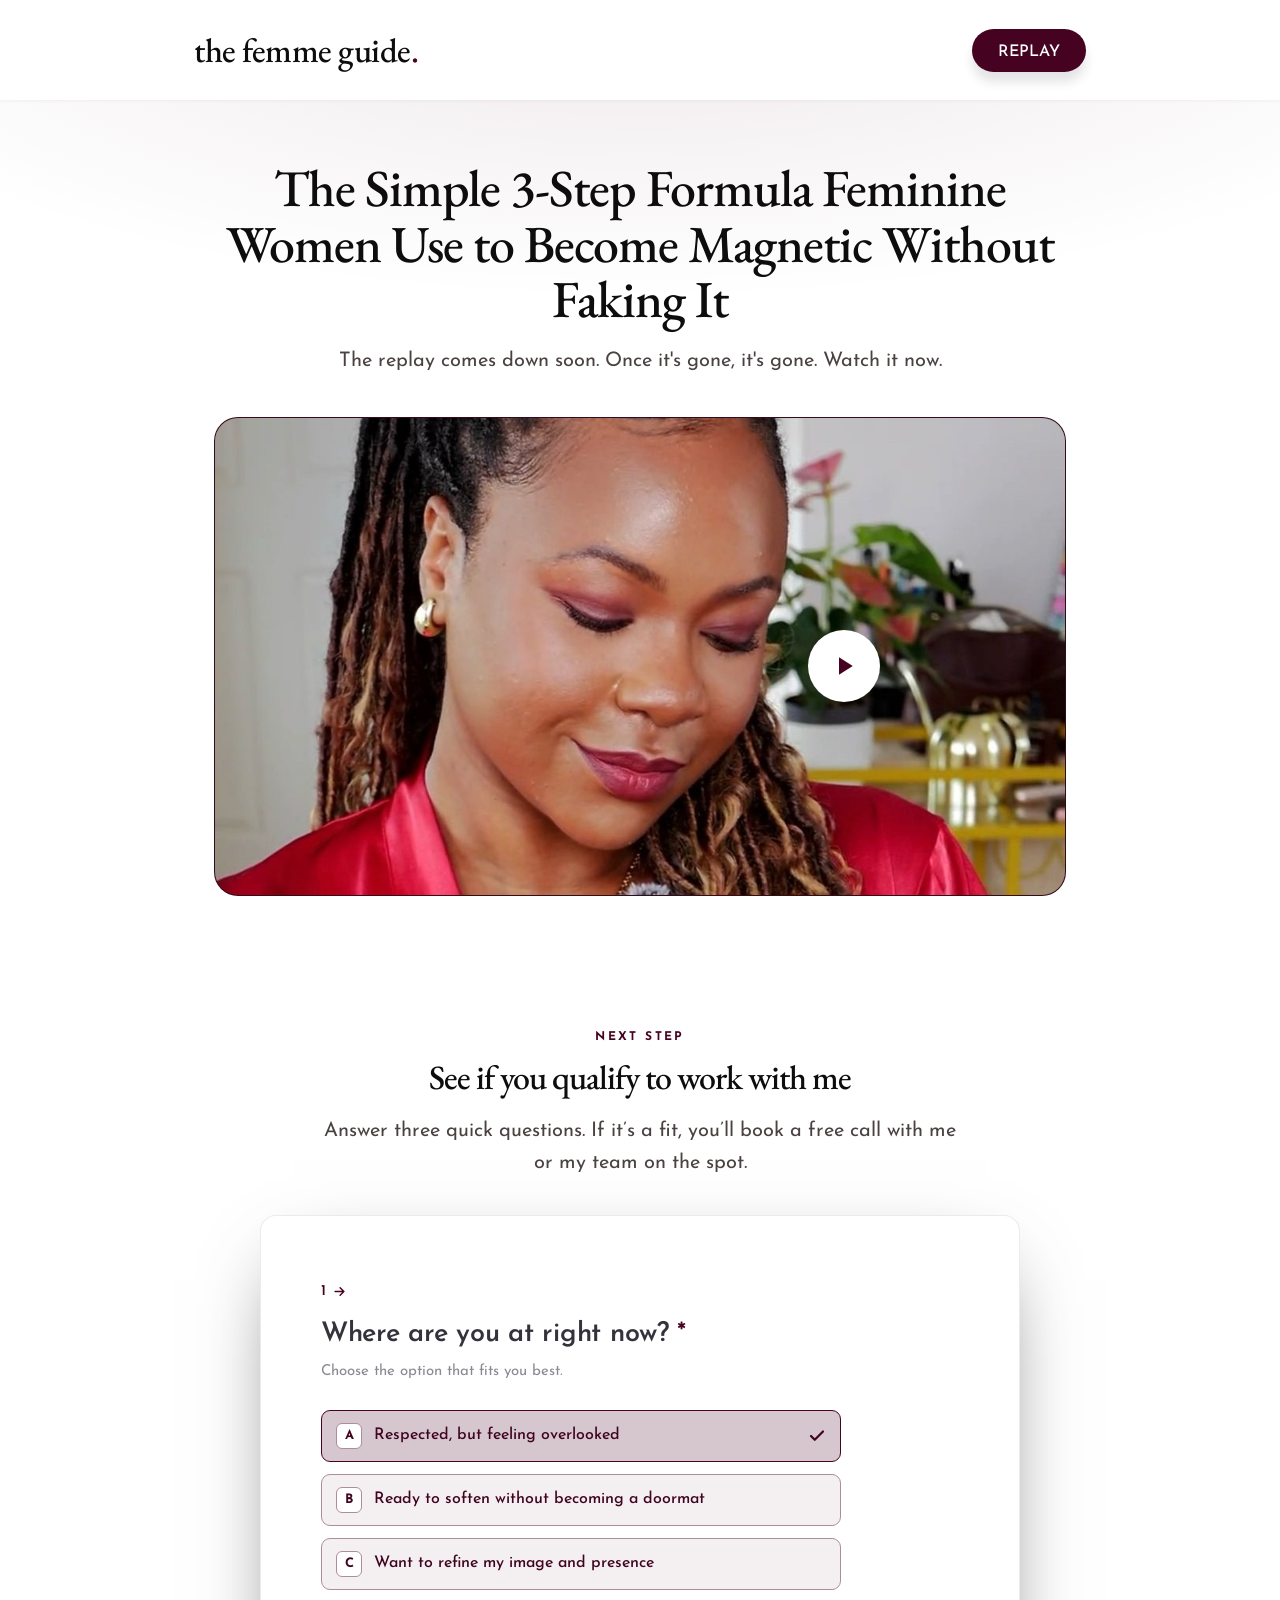
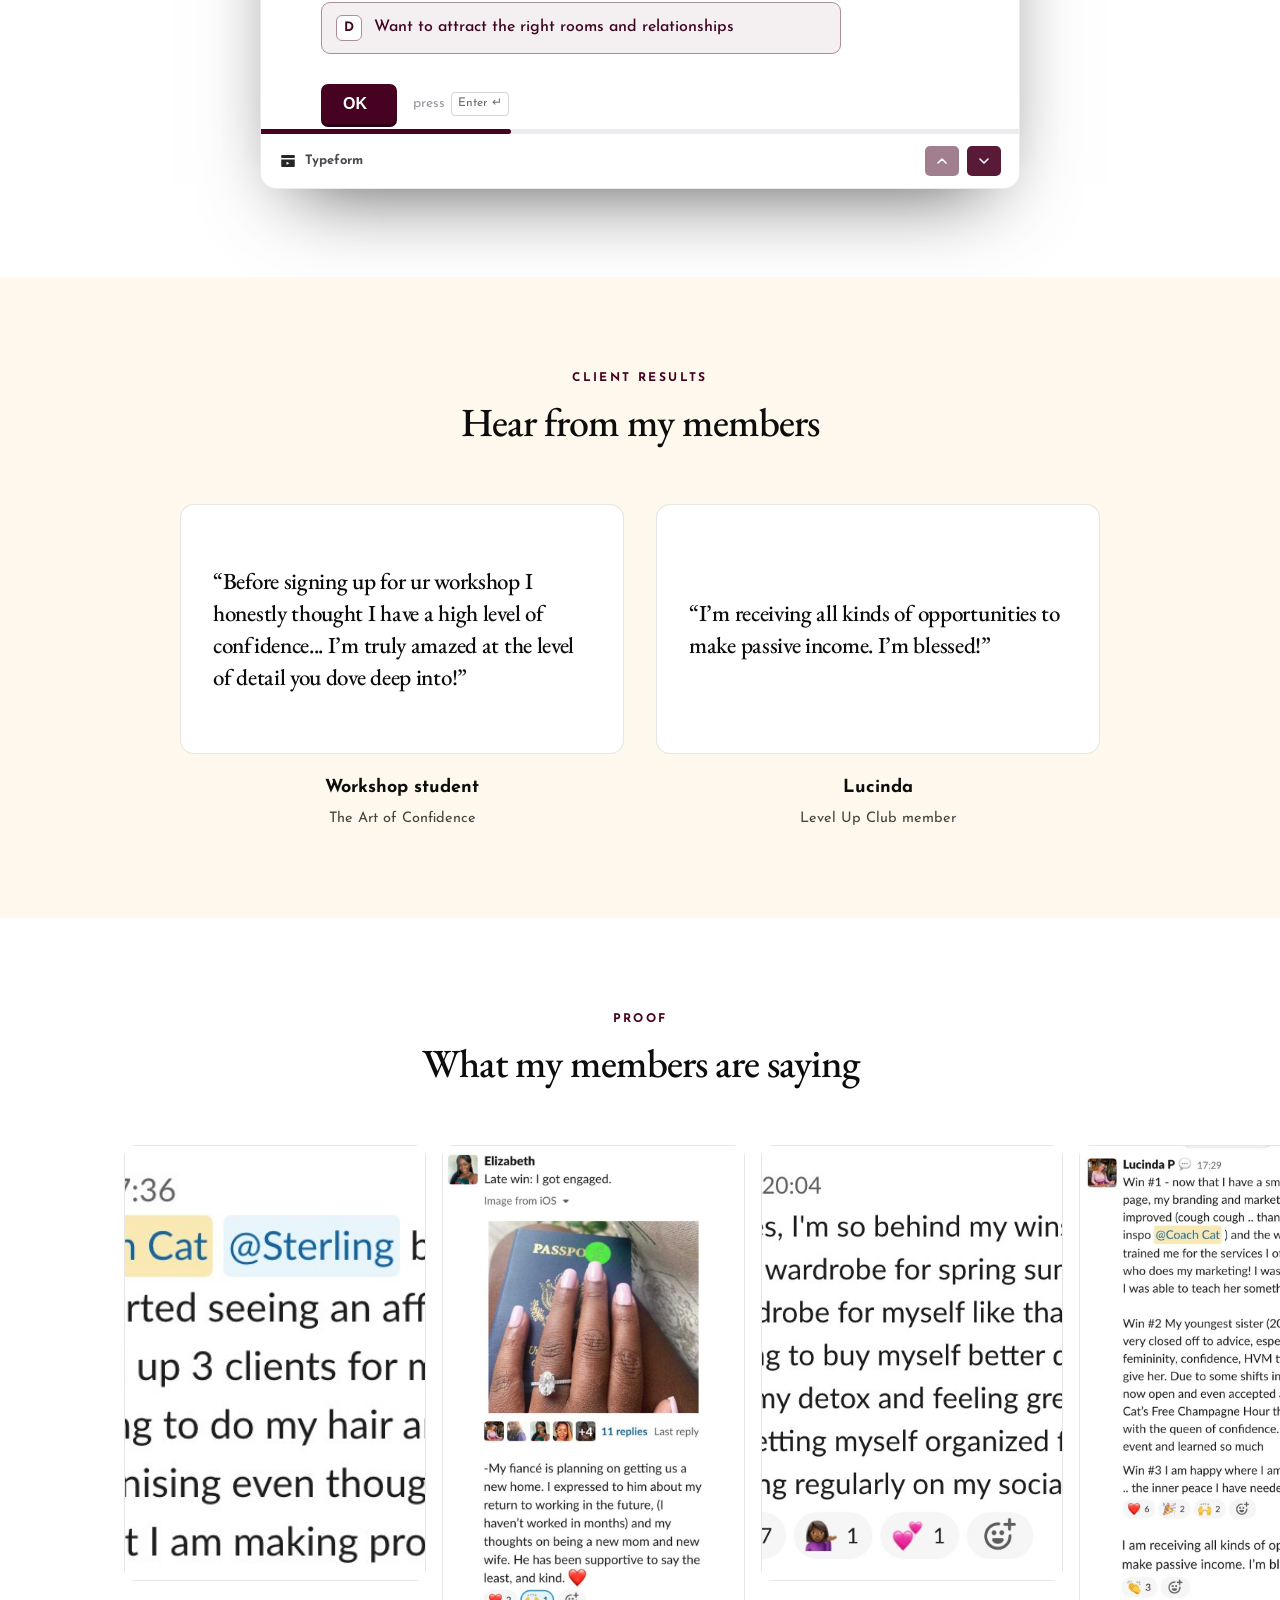
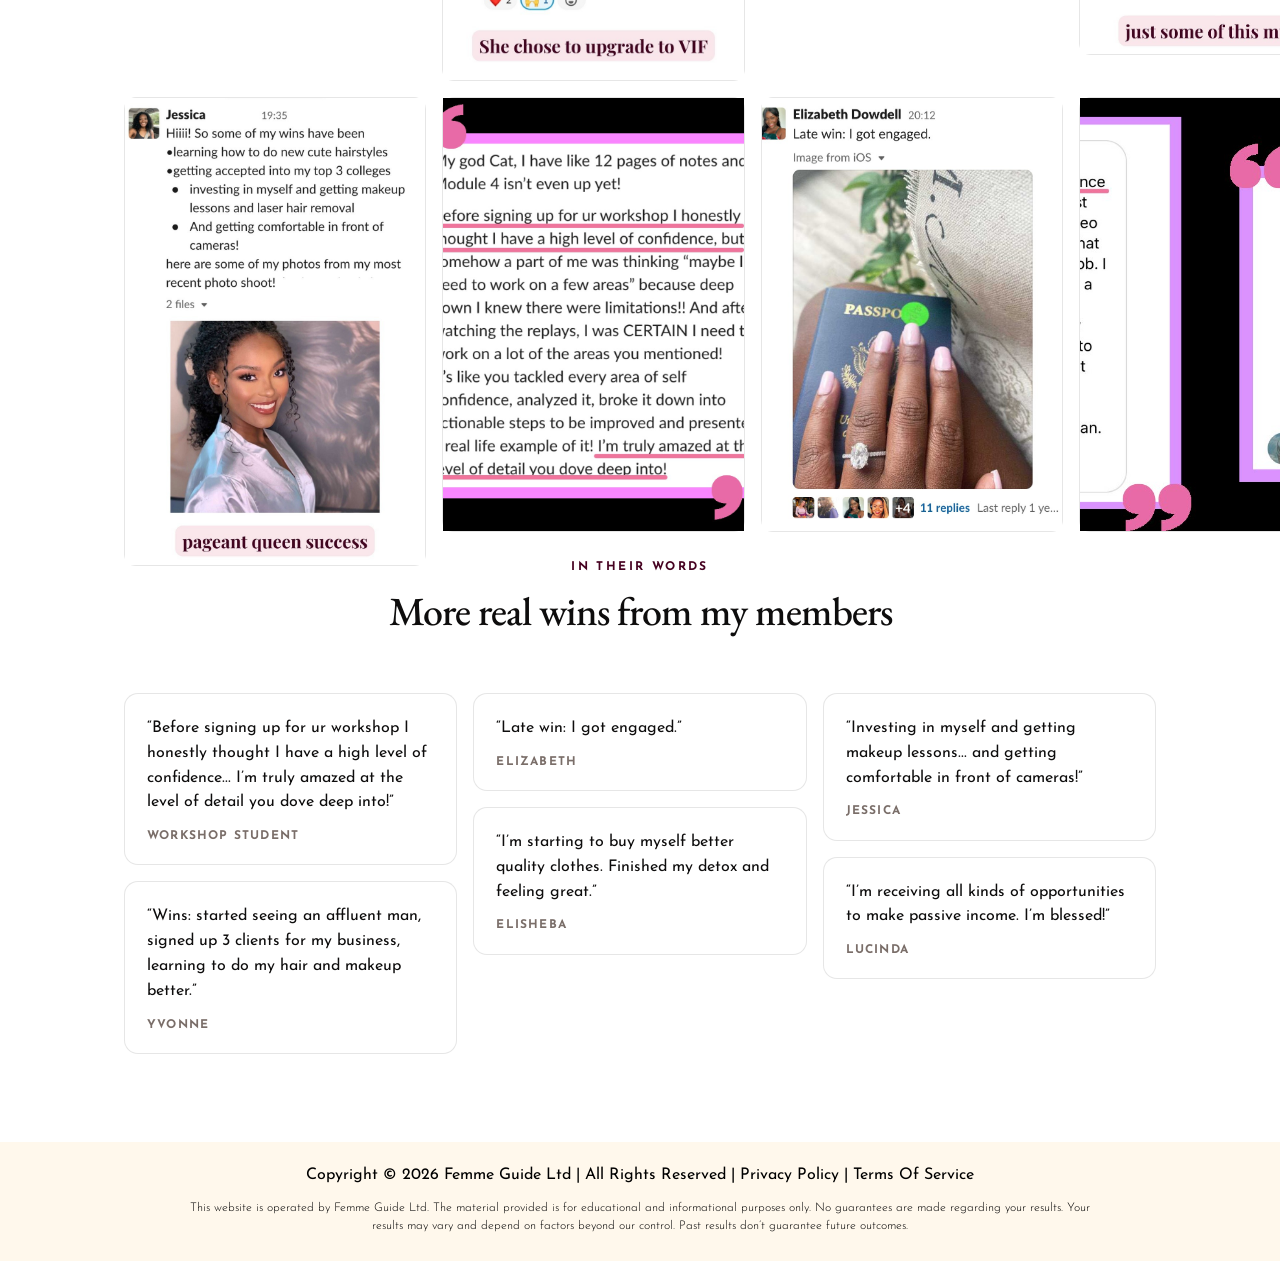
<file: replay/index.html>
<!DOCTYPE html>
<html lang="en">
<head>
<meta charset="utf-8">
<meta name="viewport" content="width=device-width, initial-scale=1, viewport-fit=cover">
<title>Replay · The Simple 3-Step Formula</title>
<meta name="description" content="Watch the replay, then apply below.">
<meta name="robots" content="noindex">
  <link rel="icon" href="../assets/img/favicon.png" type="image/png" />
  <link rel="apple-touch-icon" href="../assets/img/apple-touch-icon.png" />
<script>try{if("scrollRestoration" in history)history.scrollRestoration="manual"}catch(e){}addEventListener("load",function(){if(!location.hash)scrollTo(0,0)});</script>
<link rel="preconnect" href="https://fonts.googleapis.com">
<link rel="preconnect" href="https://fonts.gstatic.com" crossorigin>
<link href="https://fonts.googleapis.com/css2?family=EB+Garamond:ital,wght@0,400;0,500;0,600;1,500;1,600&family=Josefin+Sans:wght@300;400;500;600&display=swap" rel="stylesheet">
<link rel="stylesheet" href="../assets/funnel.css?v=1">
<style>
  @font-face{font-family:"SFD";src:url(../assets/fonts/sfpro-bold.woff2) format("woff2");font-weight:700;font-display:swap}
  @font-face{font-family:"Inter";src:url(../assets/fonts/inter-normal.woff2) format("woff2");font-weight:100 900;font-display:swap}
  :root{
    --bg:#fbf7f3;--surface:#ffffff;--surface-2:#fff8ec;
    --line:rgba(14,13,13,.10);--line-soft:rgba(14,13,13,.06);
    --text:#0e0d0d;--text-2:#4a4240;--text-3:#7a6e69;
    --accent:#460221;--accent-2:#e0303c;--accent-ink:#ffffff;
    --accent-soft:rgba(70,2,33,.10);--accent-glow:rgba(70,2,33,.28);
    --radius:22px;--maxw:1080px;
    --font:Inter,-apple-system,BlinkMacSystemFont,"Segoe UI",Roboto,Helvetica,Arial,sans-serif;
  }
  h1,h2,h3{font-family:SFD,"SF Pro Display",-apple-system,Inter,sans-serif}
  *{box-sizing:border-box}
  html{scroll-behavior:smooth}
  body{margin:0;background:var(--bg);color:var(--text);font-family:var(--font);
    -webkit-font-smoothing:antialiased;line-height:1.6;overflow-x:hidden}
  img{max-width:100%;display:block}
  a{color:inherit;text-decoration:none}
  .wrap{max-width:var(--maxw);margin:0 auto;padding:0 24px}
  .narrow{max-width:900px}
  h1,h2,h3{margin:0;letter-spacing:-.02em}
  h1{font-size:clamp(32px,5vw,52px);line-height:1.07;font-weight:800}
  h2{font-size:clamp(26px,4vw,40px);line-height:1.1;font-weight:800}
  .eyebrow{display:inline-block;font-size:12px;font-weight:700;letter-spacing:.2em;
    text-transform:uppercase;color:var(--accent);margin:0 0 16px}
  .lead{font-size:clamp(17px,2vw,20px);color:var(--text-2);margin:18px 0 0}
  .sec-head{text-align:center;max-width:720px;margin:0 auto 60px}
  .section{padding:88px 0;position:relative}
  .tint{background:radial-gradient(80% 120% at 50% 0%, rgba(255,255,255,.03), transparent 60%)}

  /* topbar (brand + pill = 2 elements → bar allowed) */
  .topbar{border-bottom:1px solid var(--line);background:rgba(251,247,243,.86);backdrop-filter:blur(8px)}
  .topbar .row{display:flex;align-items:center;justify-content:space-between;height:66px}
  .brand{display:inline-flex;align-items:center;gap:10px;font-weight:700;font-size:18px}
  .brand .mark{width:26px;height:26px;color:var(--accent)}
  .pill{display:inline-flex;align-items:center;gap:9px;font-size:12.5px;font-weight:700;
    letter-spacing:.08em;text-transform:uppercase;color:var(--accent);
    background:var(--accent-soft);border:1px solid color-mix(in srgb,var(--accent) 30%,transparent);
    border-radius:999px;padding:7px 15px}
  .pill .dot{width:7px;height:7px;border-radius:50%;background:var(--accent);
    box-shadow:0 0 0 4px var(--accent-soft)}

  /* hero + replay video */
  .hero{text-align:center;padding:60px 0 40px;position:relative;overflow:hidden}
  .hero::before{content:"";position:absolute;inset:0;pointer-events:none;
    background:radial-gradient(120% 70% at 50% -18%, var(--accent-soft), transparent 60%)}
  .hero .wrap{position:relative}
  .replay-frame{aspect-ratio:16/9;margin:40px auto 0;max-width:900px;border-radius:16px;
    overflow:hidden;position:relative;border:1px solid var(--line);
    background:#3a0a1b;display:grid;place-items:center}
  .vplay{width:72px;height:72px;border-radius:50%;background:rgba(255,255,255,.95);
    color:#0b0c0e;display:grid;place-items:center;box-shadow:0 14px 40px rgba(0,0,0,.55)}
  .slot-label{font-size:12px;letter-spacing:.08em;text-transform:uppercase;color:var(--text-3)}

  /* apply section */
  .apply-head{text-align:center;max-width:640px;margin:0 auto 36px}
  .apply-head h2{font-size:clamp(24px,3.4vw,34px)}

  /* =====================================================================
     TYPEFORM MOCKUP, mimics a real single-question Typeform slide
     ===================================================================== */
  .typeform{max-width:760px;margin:0 auto;background:#fff;color:#2b2b31;border-radius:16px;
    position:relative;overflow:hidden;min-height:480px;
    box-shadow:0 30px 80px -34px rgba(0,0,0,.75);border:1px solid rgba(0,0,0,.08);
    display:flex;flex-direction:column}
  .tf-slide{flex:1;display:none;flex-direction:column;justify-content:center;
    padding:64px 60px;max-width:640px}
  .tf-slide.active{display:flex;animation:tfIn .38s cubic-bezier(.22,.61,.36,1)}
  @keyframes tfIn{from{opacity:0;transform:translateY(10px)}to{opacity:1;transform:none}}
  /* completion state */
  .tf-done{flex:1;display:none;flex-direction:column;align-items:center;justify-content:center;
    text-align:center;padding:64px 60px}
  .tf-done.active{display:flex;animation:tfIn .5s cubic-bezier(.22,.61,.36,1)}
  .tf-done .chk{width:66px;height:66px;border-radius:50%;margin-bottom:22px;display:grid;
    place-items:center;background:color-mix(in srgb,var(--accent) 15%,#fff);color:var(--accent)}
  .tf-done .chk svg{width:33px;height:33px}
  .tf-done h3{font-size:26px;font-weight:600;color:#33333b;letter-spacing:-.01em;line-height:1.25}
  .tf-done p{font-size:16px;color:#8a8a93;margin:10px 0 0}
  .tf-qnum{display:inline-flex;align-items:center;gap:6px;color:var(--accent);
    font-size:15px;font-weight:600;margin-bottom:14px}
  .tf-qnum svg{width:15px;height:15px}
  .tf-q{font-size:27px;font-weight:600;line-height:1.28;color:#33333b;letter-spacing:-.01em}
  .tf-q .req{color:var(--accent)}
  .tf-desc{font-size:15px;color:#8a8a93;margin-top:8px}
  .tf-opts{margin-top:26px;display:flex;flex-direction:column;gap:12px}
  .tf-opt{display:flex;align-items:center;gap:12px;padding:12px 14px;cursor:pointer;
    border:1.5px solid color-mix(in srgb,var(--accent) 45%,#fff);border-radius:9px;
    background:color-mix(in srgb,var(--accent) 6%,#fff);
    color:color-mix(in srgb,var(--accent) 88%,#111);font-size:16px;font-weight:500;
    transition:background .15s ease,border-color .15s ease}
  .tf-opt:hover{background:color-mix(in srgb,var(--accent) 14%,#fff)}
  .tf-opt.sel{background:color-mix(in srgb,var(--accent) 22%,#fff);border-color:var(--accent)}
  .tf-key{flex:none;width:26px;height:26px;border-radius:6px;display:grid;place-items:center;
    border:1.5px solid color-mix(in srgb,var(--accent) 45%,#fff);font-size:13px;font-weight:700;
    color:color-mix(in srgb,var(--accent) 88%,#111);background:#fff}
  .tf-opt .tick{margin-left:auto;width:18px;height:18px;color:var(--accent);opacity:0}
  .tf-opt.sel .tick{opacity:1}
  .tf-actions{display:flex;align-items:center;gap:16px;margin-top:30px}
  .tf-ok{display:inline-flex;align-items:center;gap:8px;background:var(--accent);color:#fff;
    font-weight:700;font-size:16px;border:none;border-radius:7px;padding:11px 22px;cursor:pointer;
    box-shadow:0 3px 0 color-mix(in srgb,var(--accent) 60%,#000)}
  .tf-ok:hover{filter:brightness(1.04)}
  .tf-hint{font-size:14px;color:#9a9aa2;display:flex;align-items:center;gap:6px}
  .tf-hint kbd{display:inline-flex;align-items:center;gap:4px;border:1px solid #d3d3d8;
    border-radius:4px;padding:1px 6px;font-size:12px;font-family:inherit;color:#6b6b73}
  /* progress + nav */
  .tf-bottom{position:absolute;left:0;right:0;bottom:0}
  .tf-progress{height:5px;background:#ececf0}
  .tf-progress i{display:block;height:100%;width:20%;background:var(--accent);
    border-radius:0 3px 3px 0;transition:width .3s ease}
  .tf-brandbar{display:flex;align-items:center;justify-content:space-between;padding:12px 18px}
  .tf-brand{display:flex;align-items:center;gap:8px;font-size:13px;font-weight:700;color:#4a4a52}
  .tf-brand svg{width:18px;height:18px}
  .tf-nav{display:flex;gap:8px}
  .tf-nav button{width:34px;height:30px;border:none;background:var(--accent);color:#fff;
    border-radius:5px;display:grid;place-items:center;cursor:pointer;opacity:.9}
  .tf-nav button:first-child{opacity:.5}
  .tf-nav svg{width:16px;height:16px}

  /* routing connector */
  .route-note{display:flex;align-items:center;justify-content:center;gap:12px;
    margin:26px auto;max-width:760px;color:var(--text-3);font-size:13px;
    letter-spacing:.06em;text-transform:uppercase;font-weight:600}
  .route-note::before,.route-note::after{content:"";flex:1;height:1px;
    background:linear-gradient(90deg,transparent,var(--line),transparent)}

  /* =====================================================================
     CALENDLY MOCKUP, mimics a real Calendly booking embed
     ===================================================================== */
  .calendly{max-width:900px;margin:0 auto;background:#fff;color:#0a2540;border-radius:14px;
    overflow:hidden;border:1px solid rgba(0,0,0,.1);box-shadow:0 30px 80px -34px rgba(0,0,0,.75);
    display:grid;grid-template-columns:280px 1fr 210px;min-height:440px;font-size:14px}
  .cy-info{padding:26px 24px;border-right:1px solid #eef0f2}
  .cy-host{display:flex;align-items:center;gap:10px;margin-bottom:18px}
  .cy-host .av{width:34px;height:34px;border-radius:50%;background:#e6ecf5;overflow:hidden;
    display:grid;place-items:center;font-weight:700;color:#0a2540;font-size:14px}
  .cy-host .av img{width:100%;height:100%;object-fit:cover}
  .cy-hostname{font-size:14px;color:#6b7785;font-weight:600}
  .cy-title{font-size:22px;font-weight:700;color:#1a1a1a;line-height:1.2;margin:2px 0 18px}
  .cy-meta{display:flex;flex-direction:column;gap:12px;color:#4a5561;font-size:14.5px}
  .cy-meta div{display:flex;align-items:flex-start;gap:10px}
  .cy-meta svg{width:19px;height:19px;flex:none;color:#4a5561;margin-top:1px}
  .cy-desc{margin-top:22px;font-size:13.5px;color:#6b7785;line-height:1.5}
  /* calendar */
  .cy-cal{padding:26px 26px 20px}
  .cy-cal h4{margin:0 0 18px;font-size:17px;font-weight:700;color:#1a1a1a}
  .cy-month{display:flex;align-items:center;justify-content:space-between;margin-bottom:14px}
  .cy-month b{font-size:15px;font-weight:700;color:#1a1a1a}
  .cy-month .nav{display:flex;gap:6px}
  .cy-month .nav button{width:30px;height:30px;border:none;background:transparent;border-radius:50%;
    color:#006BFF;cursor:pointer;display:grid;place-items:center}
  .cy-month .nav button:hover{background:#eef4ff}
  .cy-month .nav svg{width:16px;height:16px}
  .cy-dow{display:grid;grid-template-columns:repeat(7,1fr);gap:4px;margin-bottom:6px}
  .cy-dow span{text-align:center;font-size:11px;font-weight:700;color:#8b98a5;letter-spacing:.02em}
  .cy-grid{display:grid;grid-template-columns:repeat(7,1fr);gap:4px}
  .cy-day{aspect-ratio:1;display:grid;place-items:center;font-size:14px;border-radius:50%;
    color:#c5ccd3;font-weight:600}
  .cy-day.av{color:#006BFF;background:#eef4ff;cursor:pointer;font-weight:700}
  .cy-day.av:hover{background:#dbe8ff}
  .cy-day.sel{background:#006BFF;color:#fff}
  /* times */
  .cy-times{padding:26px 20px;border-left:1px solid #eef0f2;display:flex;flex-direction:column}
  .cy-times .lab{font-size:14px;font-weight:700;color:#1a1a1a;margin-bottom:4px}
  .cy-times .fmt{font-size:12.5px;color:#8b98a5;margin-bottom:14px}
  .cy-slot{border:1.5px solid #d3dce4;color:#006BFF;font-weight:700;text-align:center;
    padding:11px;border-radius:8px;margin-bottom:10px;cursor:pointer;font-size:14.5px;background:#fff}
  .cy-slot:hover{border-color:#006BFF}
  .cy-foot{grid-column:1/-1;border-top:1px solid #eef0f2;display:flex;align-items:center;
    justify-content:flex-end;padding:10px 22px}
  .cy-brand{display:flex;align-items:center;gap:7px;font-size:12px;color:#6b7785;font-weight:600}
  .cy-brand svg{width:18px;height:18px}
  .cy-slot.sel{border-color:#006BFF;background:#eef4ff;color:#0057cc}
  .cy-confirm{margin-top:auto;background:#006BFF;color:#fff;font-weight:700;border:none;
    border-radius:8px;padding:12px;cursor:pointer;font-size:15px;opacity:0;pointer-events:none;
    transform:translateY(4px);transition:opacity .22s ease,transform .22s ease}
  .cy-confirm.on{opacity:1;pointer-events:auto;transform:none}
  .cy-confirm:hover{background:#0057cc}
  /* booked confirmation state (replaces the picker on confirm) */
  .cy-booked{display:none;grid-column:1/-1;flex-direction:column;align-items:center;
    justify-content:center;text-align:center;padding:60px 30px;min-height:440px}
  .calendly.booked .cy-info,.calendly.booked .cy-cal,.calendly.booked .cy-times{display:none}
  .calendly.booked .cy-booked{display:flex;animation:tfIn .45s cubic-bezier(.22,.61,.36,1)}
  .cy-check{width:62px;height:62px;border-radius:50%;background:#e7f0ff;color:#006BFF;
    display:grid;place-items:center;margin-bottom:20px}
  .cy-check svg{width:31px;height:31px}
  .cy-booked h3{font-size:24px;color:#1a1a1a;font-weight:700}
  .cy-booked p{color:#4a5561;margin:11px 0 22px;font-size:15px}
  .cy-booked p b{color:#1a1a1a}
  .cy-addcal{display:inline-flex;background:#006BFF;color:#fff;font-weight:700;
    padding:11px 24px;border-radius:8px;font-size:14.5px}
  .cy-addcal:hover{background:#0057cc}

  /* booking step, hidden until the application is completed */
  .booking{margin-top:72px}
  .booking[hidden]{display:none}
  .booking.reveal{animation:revealUp .55s cubic-bezier(.22,.61,.36,1)}
  @keyframes revealUp{from{opacity:0;transform:translateY(22px)}to{opacity:1;transform:none}}
  .booking-head{text-align:center;max-width:560px;margin:0 auto 34px}
  .booking-head h3{font-size:clamp(22px,3vw,30px);font-weight:800;letter-spacing:-.02em}
  .booking-head p{font-size:16px;color:var(--text-2);margin:12px 0 0}

  @media(prefers-reduced-motion:reduce){
    *{animation:none!important}
    html{scroll-behavior:auto}
    .cy-confirm{transition:none}
  }

  /* video testimonials + proof (shared) */
  .vgrid{display:grid;grid-template-columns:repeat(2,1fr);gap:32px;max-width:920px;margin:0 auto}
  .vcard{text-align:center}
  .vframe{aspect-ratio:16/9;border-radius:14px;overflow:hidden;position:relative;
    background:linear-gradient(160deg,#0f1216,#0a0b0d);border:1px solid var(--line);
    display:grid;place-items:center}
  .vframe .vplay{width:60px;height:60px}
  .vname{font-size:18px;font-weight:700;margin:20px 0 4px}
  .vdesc{font-size:14.5px;color:var(--text-2);margin:0 auto;max-width:34ch}
  .proof-grid{display:grid;grid-template-columns:repeat(4,1fr);gap:16px}
  .shot{aspect-ratio:4/3;border-radius:12px;background:var(--surface);border:1px solid var(--line);
    display:grid;place-items:center}

  /* footer */
  .foot{border-top:1px solid var(--line);background:var(--surface);
    display:flex;align-items:center;justify-content:center;padding:13px 0}
  .foot .brand{font-size:17px}.foot .mark{width:24px;height:24px}

  @media(max-width:860px){
    .typeform{min-height:auto}.tf-slide{padding:44px 30px}
    .calendly{grid-template-columns:1fr}
    .cy-info,.cy-times{border-right:none;border-left:none;border-bottom:1px solid #eef0f2}
    .vgrid{grid-template-columns:1fr}.proof-grid{grid-template-columns:repeat(2,1fr)}
  }

  /* Cat: real screenshots in the proof grid, quote cards where the template has student videos */
  .shot{aspect-ratio:437/630!important}
  .shot img{width:100%;height:100%;object-fit:cover;object-position:top}
  .vquote{display:flex;align-items:center;justify-content:center;padding:28px 32px;text-align:left;background:linear-gradient(160deg,var(--surface-2),var(--surface))!important}
  .vquote p{margin:0;font:700 clamp(17px,2vw,21px)/1.4 SFD,Inter,sans-serif;color:var(--text)}
  .wall{columns:3 280px;column-gap:16px}
  .wq{break-inside:avoid;margin:0 0 16px;background:var(--surface);border:1px solid var(--line);border-radius:14px;padding:22px 22px 18px}
  .wq blockquote{margin:0;font-size:16px;line-height:1.55;color:var(--text)}
  .wq figcaption{margin-top:12px;font-size:12px;font-weight:700;letter-spacing:.1em;text-transform:uppercase;color:var(--text-3)}

  /* matches the register page: light cream, same cards and type */
  body{background:var(--bg)!important;color:var(--text)}
  h1,h2,h3{font-family:var(--display)!important;font-weight:700!important;letter-spacing:-.025em}
  .tint{background:linear-gradient(180deg,var(--bg),#f6e4e1)!important}
  .step,.prep,.typeform-shell{box-shadow:0 30px 60px -40px rgba(60,20,20,.25)}
  .step{background:#fff!important;border:1px solid var(--line)!important;border-radius:24px!important}
  .step-n{background:var(--accent)!important;color:#fff!important}
  .cal-btn{background:#fff!important;color:var(--text)!important;border:1px solid var(--line)!important;border-radius:999px!important}
  .vplay{background:#fff!important;color:var(--accent)!important;box-shadow:none!important}
  .prep-play{color:var(--accent)!important}
  .vquote{background:#fff!important;border:1px solid var(--line)}
  .wq{background:#fff!important}
  .replay-frame{border-radius:24px!important;box-shadow:none}
  .pill-eb{margin-bottom:16px}

  /* same look as the register page: EB Garamond headings, Josefin Sans text, white header, cream bands */
  :root{--display:"EB Garamond",Garamond,Georgia,serif;--sans:"Josefin Sans",-apple-system,Helvetica,Arial,sans-serif;--font:"Josefin Sans",-apple-system,Helvetica,Arial,sans-serif;--nude:#efe2dc}
  body{background:#fff!important;font-family:var(--sans)!important}
  h1,h2,h3{font-family:var(--display)!important;font-weight:500!important;letter-spacing:-1px!important;color:var(--ink)}
  h1 em,h2 em{font-style:italic;font-weight:600}
  .tint{background:var(--cream,#fff8ec)!important}
  .jd-head{background:#fff!important;backdrop-filter:none!important;-webkit-backdrop-filter:none!important;border:0!important;box-shadow:0 1px 3px rgba(0,0,0,.05)}
  .jd-head .row{height:100px;max-width:940px}
  .jd-head .logo{font:500 34px/1 var(--display);letter-spacing:-.5px}
  .jd-pill{display:inline-flex;align-items:center;border-radius:50px;background:#460221;color:#fff;font:500 16px/1 var(--sans);text-transform:uppercase;padding:15px 26px 12px;box-shadow:0 10px 11px rgba(0,0,0,.11)}
  .cta{background:none!important;border:0!important;padding:0!important}
  .cta span{background:#460221!important;font:500 18px/1 var(--sans)!important;letter-spacing:0!important;padding:16px 30px 13px!important;box-shadow:0 10px 11px rgba(0,0,0,.11)!important}
  .cta span::after{display:none!important}
  .step-n{font-family:var(--sans)!important}
  .jd-foot{background:#fff8ec;text-align:center;padding:22px 20px 26px;color:#000}
  .jd-foot p{margin:0 auto;max-width:900px}
  .jd-foot .c1{margin-bottom:14px;font:400 16px/1.4 var(--sans)}
  .jd-foot .c2{font:300 12px/1.45 var(--sans)}
  @media(max-width:640px){.jd-head .row{height:64px}.jd-head .logo{font-size:28px}.jd-pill{font-size:13px;padding:12px 16px 10px}}
  .vquote p{font-family:var(--display)!important;font-weight:500!important;font-size:clamp(19px,2.2vw,23px)!important;letter-spacing:-.3px}
</style>
</head>
<body>

<header class="jd-head">
  <div class="wrap row">
    <span class="logo">the femme guide<i>.</i></span>
    <span class="jd-pill">Replay</span>
  </div>
</header>

  <!-- ============ HERO + REPLAY VIDEO ============ -->
  <section class="hero">
    <div class="wrap narrow">
      <h1>The Simple 3-Step Formula Feminine Women Use to Become Magnetic Without Faking It</h1>
      <p class="lead">The replay comes down soon. Once it's gone, it's gone. Watch it now.</p>
      <div class="replay-frame">
        <img src="../assets/img/replay-poster.jpg?v=3" alt="Replay: The Simple 3-Step Formula" style="position:absolute;inset:0;width:100%;height:100%;object-fit:cover"><span class="vplay" style="position:absolute;left:74%;top:52%;transform:translate(-50%,-50%)"><svg width="30" height="30" viewBox="0 0 24 24" fill="currentColor"><path d="M8 5v14l11-7z"/></svg></span>
        
      </div>
    </div>
  </section>

  <!-- ============ APPLICATION (Typeform → Calendly) ============ -->
  <section class="section" id="apply">
    <div class="wrap">
      <div class="apply-head">
        <span class="eyebrow">Next step</span>
        <h2>See if you qualify to work with me</h2>
        <p class="lead">Answer three quick questions. If it&rsquo;s a fit, you&rsquo;ll book a free call with me or my team on the spot.</p>
      </div>

      <!-- TYPEFORM MOCKUP, real multi-step behaviour; reveals Calendly on completion -->
      <div class="typeform" id="typeform" role="group" aria-label="Application form">

        <!-- Q1 -->
        <div class="tf-slide active" data-step="1">
          <span class="tf-qnum">
            1
            <svg viewBox="0 0 24 24" fill="none" stroke="currentColor" stroke-width="2.4" stroke-linecap="round" stroke-linejoin="round"><path d="M5 12h14M13 6l6 6-6 6"/></svg>
          </span>
          <div class="tf-q">Where are you at right now? <span class="req">*</span></div>
          <div class="tf-desc">Choose the option that fits you best.</div>
          <div class="tf-opts">
            <label class="tf-opt sel"><span class="tf-key">A</span> Respected, but feeling overlooked
              <svg class="tick" viewBox="0 0 24 24" fill="none" stroke="currentColor" stroke-width="3" stroke-linecap="round" stroke-linejoin="round"><path d="M20 6L9 17l-5-5"/></svg></label>
            <label class="tf-opt"><span class="tf-key">B</span> Ready to soften without becoming a doormat
              <svg class="tick" viewBox="0 0 24 24" fill="none" stroke="currentColor" stroke-width="3" stroke-linecap="round" stroke-linejoin="round"><path d="M20 6L9 17l-5-5"/></svg></label>
            <label class="tf-opt"><span class="tf-key">C</span> Want to refine my image and presence
              <svg class="tick" viewBox="0 0 24 24" fill="none" stroke="currentColor" stroke-width="3" stroke-linecap="round" stroke-linejoin="round"><path d="M20 6L9 17l-5-5"/></svg></label>
            <label class="tf-opt"><span class="tf-key">D</span> Want to attract the right rooms and relationships
              <svg class="tick" viewBox="0 0 24 24" fill="none" stroke="currentColor" stroke-width="3" stroke-linecap="round" stroke-linejoin="round"><path d="M20 6L9 17l-5-5"/></svg></label>
          </div>
          <div class="tf-actions">
            <button class="tf-ok" type="button">OK
              <svg viewBox="0 0 24 24" fill="none" stroke="currentColor" stroke-width="2.4" stroke-linecap="round" stroke-linejoin="round"><path d="M20 6L9 17l-5-5"/></svg>
            </button>
            <span class="tf-hint">press <kbd>Enter ↵</kbd></span>
          </div>
        </div>

        <!-- Q2 -->
        <div class="tf-slide" data-step="2">
          <span class="tf-qnum">
            2
            <svg viewBox="0 0 24 24" fill="none" stroke="currentColor" stroke-width="2.4" stroke-linecap="round" stroke-linejoin="round"><path d="M5 12h14M13 6l6 6-6 6"/></svg>
          </span>
          <div class="tf-q">What would a win look like in the next 90 days? <span class="req">*</span></div>
          <div class="tf-desc">Pick the closest goal.</div>
          <div class="tf-opts">
            <label class="tf-opt sel"><span class="tf-key">A</span> A presence I&rsquo;m proud of
              <svg class="tick" viewBox="0 0 24 24" fill="none" stroke="currentColor" stroke-width="3" stroke-linecap="round" stroke-linejoin="round"><path d="M20 6L9 17l-5-5"/></svg></label>
            <label class="tf-opt"><span class="tf-key">B</span> Feeling taken seriously and still soft
              <svg class="tick" viewBox="0 0 24 24" fill="none" stroke="currentColor" stroke-width="3" stroke-linecap="round" stroke-linejoin="round"><path d="M20 6L9 17l-5-5"/></svg></label>
            <label class="tf-opt"><span class="tf-key">C</span> Being remembered in every room
              <svg class="tick" viewBox="0 0 24 24" fill="none" stroke="currentColor" stroke-width="3" stroke-linecap="round" stroke-linejoin="round"><path d="M20 6L9 17l-5-5"/></svg></label>
            <label class="tf-opt"><span class="tf-key">D</span> The right clients, rooms and relationships
              <svg class="tick" viewBox="0 0 24 24" fill="none" stroke="currentColor" stroke-width="3" stroke-linecap="round" stroke-linejoin="round"><path d="M20 6L9 17l-5-5"/></svg></label>
          </div>
          <div class="tf-actions">
            <button class="tf-ok" type="button">OK
              <svg viewBox="0 0 24 24" fill="none" stroke="currentColor" stroke-width="2.4" stroke-linecap="round" stroke-linejoin="round"><path d="M20 6L9 17l-5-5"/></svg>
            </button>
            <span class="tf-hint">press <kbd>Enter ↵</kbd></span>
          </div>
        </div>

        <!-- Q3 -->
        <div class="tf-slide" data-step="3">
          <span class="tf-qnum">
            3
            <svg viewBox="0 0 24 24" fill="none" stroke="currentColor" stroke-width="2.4" stroke-linecap="round" stroke-linejoin="round"><path d="M5 12h14M13 6l6 6-6 6"/></svg>
          </span>
          <div class="tf-q">How soon are you looking to get moving? <span class="req">*</span></div>
          <div class="tf-desc">Be honest, it helps us prep for your call.</div>
          <div class="tf-opts">
            <label class="tf-opt sel"><span class="tf-key">A</span> Right away
              <svg class="tick" viewBox="0 0 24 24" fill="none" stroke="currentColor" stroke-width="3" stroke-linecap="round" stroke-linejoin="round"><path d="M20 6L9 17l-5-5"/></svg></label>
            <label class="tf-opt"><span class="tf-key">B</span> In the next 30 days
              <svg class="tick" viewBox="0 0 24 24" fill="none" stroke="currentColor" stroke-width="3" stroke-linecap="round" stroke-linejoin="round"><path d="M20 6L9 17l-5-5"/></svg></label>
            <label class="tf-opt"><span class="tf-key">C</span> In the next 90 days
              <svg class="tick" viewBox="0 0 24 24" fill="none" stroke="currentColor" stroke-width="3" stroke-linecap="round" stroke-linejoin="round"><path d="M20 6L9 17l-5-5"/></svg></label>
            <label class="tf-opt"><span class="tf-key">D</span> Just looking for now
              <svg class="tick" viewBox="0 0 24 24" fill="none" stroke="currentColor" stroke-width="3" stroke-linecap="round" stroke-linejoin="round"><path d="M20 6L9 17l-5-5"/></svg></label>
          </div>
          <div class="tf-actions">
            <button class="tf-ok" type="button">Submit
              <svg viewBox="0 0 24 24" fill="none" stroke="currentColor" stroke-width="2.4" stroke-linecap="round" stroke-linejoin="round"><path d="M20 6L9 17l-5-5"/></svg>
            </button>
            <span class="tf-hint">press <kbd>Enter ↵</kbd></span>
          </div>
        </div>

        <!-- completion beat -->
        <div class="tf-done" id="tfDone" aria-live="polite">
          <span class="chk"><svg viewBox="0 0 24 24" fill="none" stroke="currentColor" stroke-width="3" stroke-linecap="round" stroke-linejoin="round"><path d="M20 6L9 17l-5-5"/></svg></span>
          <h3>Thanks, one last step: pick a time</h3>
          <p>Your booking calendar is opening below.</p>
        </div>

        <div class="tf-bottom">
          <div class="tf-progress"><i id="tfBar"></i></div>
          <div class="tf-brandbar">
            <span class="tf-brand">
              <svg viewBox="0 0 24 24" fill="#262627" aria-hidden="true"><path d="M4 4h16a1 1 0 0 1 1 1v3H3V5a1 1 0 0 1 1-1zm-1 6h18v9a1 1 0 0 1-1 1H4a1 1 0 0 1-1-1v-9zm7 3v4l4-2z"/></svg>
              Typeform
            </span>
            <div class="tf-nav">
              <button type="button" aria-label="Previous" id="tfPrev"><svg viewBox="0 0 24 24" fill="none" stroke="currentColor" stroke-width="2.4" stroke-linecap="round" stroke-linejoin="round"><path d="M18 15l-6-6-6 6"/></svg></button>
              <button type="button" aria-label="Next" id="tfNext"><svg viewBox="0 0 24 24" fill="none" stroke="currentColor" stroke-width="2.4" stroke-linecap="round" stroke-linejoin="round"><path d="M6 9l6 6 6-6"/></svg></button>
            </div>
          </div>
        </div>
      </div>

      <!-- BOOKING STEP, hidden until the Typeform is completed -->
      <div class="booking" id="booking" hidden>
        <div class="booking-head">
          <span class="eyebrow">You're in, last step</span>
          <h3>Grab your call time</h3>
          <p>Pick a day and time that works. This is the call that maps your next 90 days.</p>
        </div>

        <!-- CALENDLY MOCKUP (the booking step the Typeform hands off to) -->
        <div class="calendly" id="calendly">
        <div class="cy-info">
          <div class="cy-host">
            <span class="av"><img src="../assets/img/deck/c-close.jpg" alt="" onerror="this.style.display='none';this.parentNode.textContent='C'"></span>
            <span class="cy-hostname">Cat Shanu</span>
          </div>
          <div class="cy-title">Private Coaching Call</div>
          <div class="cy-meta">
            <div>
              <svg viewBox="0 0 24 24" fill="none" stroke="currentColor" stroke-width="1.8"><circle cx="12" cy="12" r="9"/><path d="M12 7v5l3 2"/></svg>
              30 min
            </div>
            <div>
              <svg viewBox="0 0 24 24" fill="none" stroke="currentColor" stroke-width="1.8" stroke-linejoin="round"><path d="M15 10l5-3v10l-5-3z"/><rect x="3" y="6" width="12" height="12" rx="2"/></svg>
              Web conferencing details provided upon confirmation.
            </div>
          </div>
          <p class="cy-desc">A short call to map your next 90 days and see if we&rsquo;re a fit to work together.</p>
        </div>

        <div class="cy-cal">
          <h4>Select a Date &amp; Time</h4>
          <div class="cy-month">
            <b>November 2026</b>
            <div class="nav">
              <button aria-label="Previous month"><svg viewBox="0 0 24 24" fill="none" stroke="currentColor" stroke-width="2.2" stroke-linecap="round" stroke-linejoin="round"><path d="M15 18l-6-6 6-6"/></svg></button>
              <button aria-label="Next month"><svg viewBox="0 0 24 24" fill="none" stroke="currentColor" stroke-width="2.2" stroke-linecap="round" stroke-linejoin="round"><path d="M9 18l6-6-6-6"/></svg></button>
            </div>
          </div>
          <div class="cy-dow"><span>SUN</span><span>MON</span><span>TUE</span><span>WED</span><span>THU</span><span>FRI</span><span>SAT</span></div>
          <div class="cy-grid">
            <span class="cy-day">1</span><span class="cy-day av">2</span><span class="cy-day av">3</span><span class="cy-day av">4</span><span class="cy-day sel">5</span><span class="cy-day av">6</span><span class="cy-day">7</span>
            <span class="cy-day">8</span><span class="cy-day av">9</span><span class="cy-day av">10</span><span class="cy-day av">11</span><span class="cy-day av">12</span><span class="cy-day av">13</span><span class="cy-day">14</span>
            <span class="cy-day">15</span><span class="cy-day av">16</span><span class="cy-day av">17</span><span class="cy-day av">18</span><span class="cy-day av">19</span><span class="cy-day av">20</span><span class="cy-day">21</span>
            <span class="cy-day">22</span><span class="cy-day av">23</span><span class="cy-day av">24</span><span class="cy-day av">25</span><span class="cy-day av">26</span><span class="cy-day av">27</span><span class="cy-day">28</span>
            <span class="cy-day">29</span><span class="cy-day av">30</span>
          </div>
        </div>

        <div class="cy-times">
          <div class="lab cy-lab">Thursday, November 5</div>
          <div class="fmt">
            <svg viewBox="0 0 24 24" width="12" height="12" style="display:inline;vertical-align:-1px;margin-right:3px" fill="none" stroke="currentColor" stroke-width="2"><circle cx="12" cy="12" r="9"/></svg>
            12h &nbsp;·&nbsp; Eastern Time
          </div>
          <div class="cy-slot">9:00am</div>
          <div class="cy-slot">9:30am</div>
          <div class="cy-slot">10:00am</div>
          <div class="cy-slot">1:00pm</div>
          <div class="cy-slot">2:30pm</div>
          <button class="cy-confirm" id="cyConfirm" type="button">Confirm</button>
        </div>

        <!-- confirmation state (shown after Confirm) -->
        <div class="cy-booked" id="cyBooked" aria-live="polite">
          <span class="cy-check"><svg viewBox="0 0 24 24" fill="none" stroke="currentColor" stroke-width="3" stroke-linecap="round" stroke-linejoin="round"><path d="M20 6L9 17l-5-5"/></svg></span>
          <h3>You're booked</h3>
          <p>Private Coaching Call · <b id="cyWhen">Thursday, November 5 · 9:00am</b><br>A calendar invite with the meeting link is on its way.</p>
          <a class="cy-addcal" href="https://calendly.com/nikola-monetisebetter/discovery">Add to calendar</a>
        </div>

        <div class="cy-foot">
          <span class="cy-brand">
            <svg viewBox="0 0 24 24" fill="#006BFF" aria-hidden="true"><path d="M12 2a10 10 0 1 0 0 20 10 10 0 0 0 0-20zm0 4.2c1.7 0 3.2.8 4.1 2.1l-2 1.2A2.9 2.9 0 0 0 12 8.4a3.6 3.6 0 0 0 0 7.2c.9 0 1.7-.4 2.2-1l2 1.2A5 5 0 1 1 12 6.2z"/></svg>
            Calendly
          </span>
        </div>
        </div>
      </div>
    </div>
  </section>

  <!-- ============ TESTIMONIAL VIDEOS (2-up, names centred below) ============ -->
  <section class="section tint">
    <div class="wrap">
      <div class="sec-head">
        <span class="eyebrow">Client results</span>
        <h2>Hear from my members</h2>
      </div>
      <div class="vgrid">
        <article class="vcard">
          <div class="vframe vquote"><p>&ldquo;Before signing up for ur workshop I honestly thought I have a high level of confidence... I&rsquo;m truly amazed at the level of detail you dove deep into!&rdquo;</p></div>
          <div class="vname">Workshop student</div>
          <p class="vdesc">The Art of Confidence</p>
        </article>
        <article class="vcard">
          <div class="vframe vquote"><p>&ldquo;I&rsquo;m receiving all kinds of opportunities to make passive income. I&rsquo;m blessed!&rdquo;</p></div>
          <div class="vname">Lucinda</div>
          <p class="vdesc">Level Up Club member</p>
        </article>
      </div>
    </div>
  </section>

  <!-- ============ SOCIAL PROOF (8 equal slots) ============ -->
  <section class="section">
    <div class="wrap">
      <div class="sec-head">
        <span class="eyebrow">Proof</span>
        <h2>What my members are saying</h2>
      </div>
      <div class="proof-grid">
          <div class="shot"><img src="../assets/img/proof/p-yvonne.jpg" alt="Seeing an affluent man and 3 new clients" loading="lazy"></div>
          <div class="shot"><img src="../assets/img/proof/p-elizabeth.jpg" alt="Late win: I got engaged" loading="lazy"></div>
          <div class="shot"><img src="../assets/img/proof/p-elisheba.jpg" alt="A new wardrobe" loading="lazy"></div>
          <div class="shot"><img src="../assets/img/proof/p-lucinda.jpg" alt="Lucinda&rsquo;s wins" loading="lazy"></div>
          <div class="shot"><img src="../assets/img/proof/p-jessica.jpg" alt="Pageant queen success" loading="lazy"></div>
          <div class="shot"><img src="../assets/img/proof/p-notes.jpg" alt="12 pages of notes" loading="lazy"></div>
          <div class="shot"><img src="../assets/img/proof/p-engaged2.jpg" alt="Engaged" loading="lazy"></div>
          <div class="shot"><img src="../assets/img/proof/p-notes2.jpg" alt="Member review" loading="lazy"></div>
      </div>
    </div>
  </section>


  <!-- ============ EVERY CLIENT WIN (all real testimonials) ============ -->
  <section class="section">
    <div class="wrap">
      <div class="sec-head">
        <span class="eyebrow">In their words</span>
        <h2>More real wins from my members</h2>
      </div>
      <div class="wall"><figure class="wq"><blockquote>&ldquo;Before signing up for ur workshop I honestly thought I have a high level of confidence... I&rsquo;m truly amazed at the level of detail you dove deep into!&rdquo;</blockquote><figcaption>Workshop student</figcaption></figure><figure class="wq"><blockquote>&ldquo;Wins: started seeing an affluent man, signed up 3 clients for my business, learning to do my hair and makeup better.&rdquo;</blockquote><figcaption>Yvonne</figcaption></figure><figure class="wq"><blockquote>&ldquo;Late win: I got engaged.&rdquo;</blockquote><figcaption>Elizabeth</figcaption></figure><figure class="wq"><blockquote>&ldquo;I&rsquo;m starting to buy myself better quality clothes. Finished my detox and feeling great.&rdquo;</blockquote><figcaption>Elisheba</figcaption></figure><figure class="wq"><blockquote>&ldquo;Investing in myself and getting makeup lessons... and getting comfortable in front of cameras!&rdquo;</blockquote><figcaption>Jessica</figcaption></figure><figure class="wq"><blockquote>&ldquo;I&rsquo;m receiving all kinds of opportunities to make passive income. I&rsquo;m blessed!&rdquo;</blockquote><figcaption>Lucinda</figcaption></figure></div>
    </div>
  </section>

  <!-- ============ FOOTER ============ -->
  <footer class="jd-foot"><p class="c1">Copyright &copy; 2026 Femme Guide Ltd | All Rights Reserved | Privacy Policy | Terms Of Service</p><p class="c2">This website is operated by Femme Guide Ltd. The material provided is for educational and informational purposes only. No guarantees are made regarding your results. Your results may vary and depend on factors beyond our control. Past results don&rsquo;t guarantee future outcomes.</p></footer>

<script>
(function(){
  var reduce = window.matchMedia && window.matchMedia("(prefers-reduced-motion: reduce)").matches;

  /* =========================================================
     TYPEFORM, multi-step: select → OK/Enter advances → reveal
     ========================================================= */
  var tf     = document.getElementById("typeform");
  var slides = [].slice.call(tf.querySelectorAll(".tf-slide"));
  var done   = document.getElementById("tfDone");
  var bar    = document.getElementById("tfBar");
  var booking= document.getElementById("booking");
  var idx = 0, finished = false;

  function setProgress(){
    if(bar) bar.style.width = Math.round(((idx+1)/slides.length)*100) + "%";
  }
  function show(i){
    idx = Math.max(0, Math.min(slides.length-1, i));
    slides.forEach(function(s,n){ s.classList.toggle("active", n===idx); });
    if(done) done.classList.remove("active");
    setProgress();
  }
  function select(slide, opt){
    slide.querySelectorAll(".tf-opt").forEach(function(x){ x.classList.remove("sel"); });
    opt.classList.add("sel");
  }
  function advance(){
    if(finished) return;
    if(idx < slides.length-1){ show(idx+1); }
    else { complete(); }
  }
  function back(){ if(!finished && idx>0) show(idx-1); }

  function complete(){
    finished = true;
    slides.forEach(function(s){ s.classList.remove("active"); });
    if(bar) bar.style.width = "100%";
    if(done) done.classList.add("active");
    setTimeout(function(){
      if(!booking) return;
      booking.hidden = false;
      if(!reduce) booking.classList.add("reveal");
      try{ booking.scrollIntoView({behavior: reduce ? "auto" : "smooth", block: "start"}); }catch(e){}
    }, reduce ? 250 : 950);
  }

  // wire each slide's options + OK button
  slides.forEach(function(slide){
    slide.querySelectorAll(".tf-opt").forEach(function(o){
      o.addEventListener("click", function(){ select(slide, o); });
    });
    var ok = slide.querySelector(".tf-ok");
    if(ok) ok.addEventListener("click", advance);
  });

  // nav arrows
  var nx = document.getElementById("tfNext"); if(nx) nx.addEventListener("click", advance);
  var pv = document.getElementById("tfPrev"); if(pv) pv.addEventListener("click", back);

  // keyboard: A/B/C/D selects, Enter advances (only while a question is active)
  document.addEventListener("keydown", function(e){
    if(finished) return;
    var active = slides[idx];
    if(!active || !active.classList.contains("active")) return;
    var k = (e.key || "").toUpperCase();
    var map = {A:0, B:1, C:2, D:3};
    if(k in map){
      var o = active.querySelectorAll(".tf-opt")[map[k]];
      if(o){ select(active, o); e.preventDefault(); }
    } else if(e.key === "Enter"){
      e.preventDefault(); advance();
    }
  });

  show(0);

  /* =========================================================
     CALENDLY, pick a date + time, then Confirm → booked state
     ========================================================= */
  var cal    = document.getElementById("calendly");
  var confirm= document.getElementById("cyConfirm");
  var lab     = cal.querySelector(".cy-lab");
  var dayNames= ["Sunday","Monday","Tuesday","Wednesday","Thursday","Friday","Saturday"];

  function clearTimes(){
    cal.querySelectorAll(".cy-slot").forEach(function(x){ x.classList.remove("sel"); });
    if(confirm){ confirm.classList.remove("on"); delete confirm.dataset.time; }
  }

  // date selection (November 2026: the 1st is a Sunday → index 0)
  cal.querySelectorAll(".cy-day.av").forEach(function(d){
    d.addEventListener("click", function(){
      cal.querySelectorAll(".cy-day").forEach(function(x){ x.classList.remove("sel"); });
      d.classList.add("sel");
      var day = parseInt(d.textContent, 10);
      if(lab) lab.textContent = dayNames[(day-1)%7] + ", November " + day;
      clearTimes();
    });
  });

  // time selection → enables Confirm
  cal.querySelectorAll(".cy-slot").forEach(function(s){
    s.addEventListener("click", function(){
      cal.querySelectorAll(".cy-slot").forEach(function(x){ x.classList.remove("sel"); });
      s.classList.add("sel");
      if(confirm){ confirm.classList.add("on"); confirm.dataset.time = s.textContent.trim(); }
    });
  });

  // confirm → booked confirmation state
  if(confirm) confirm.addEventListener("click", function(){
    var when = (lab ? lab.textContent : "") + " · " + (confirm.dataset.time || "");
    var w = document.getElementById("cyWhen"); if(w) w.textContent = when;
    cal.classList.add("booked");
  });
})();
</script>
</body>
</html>
</file>
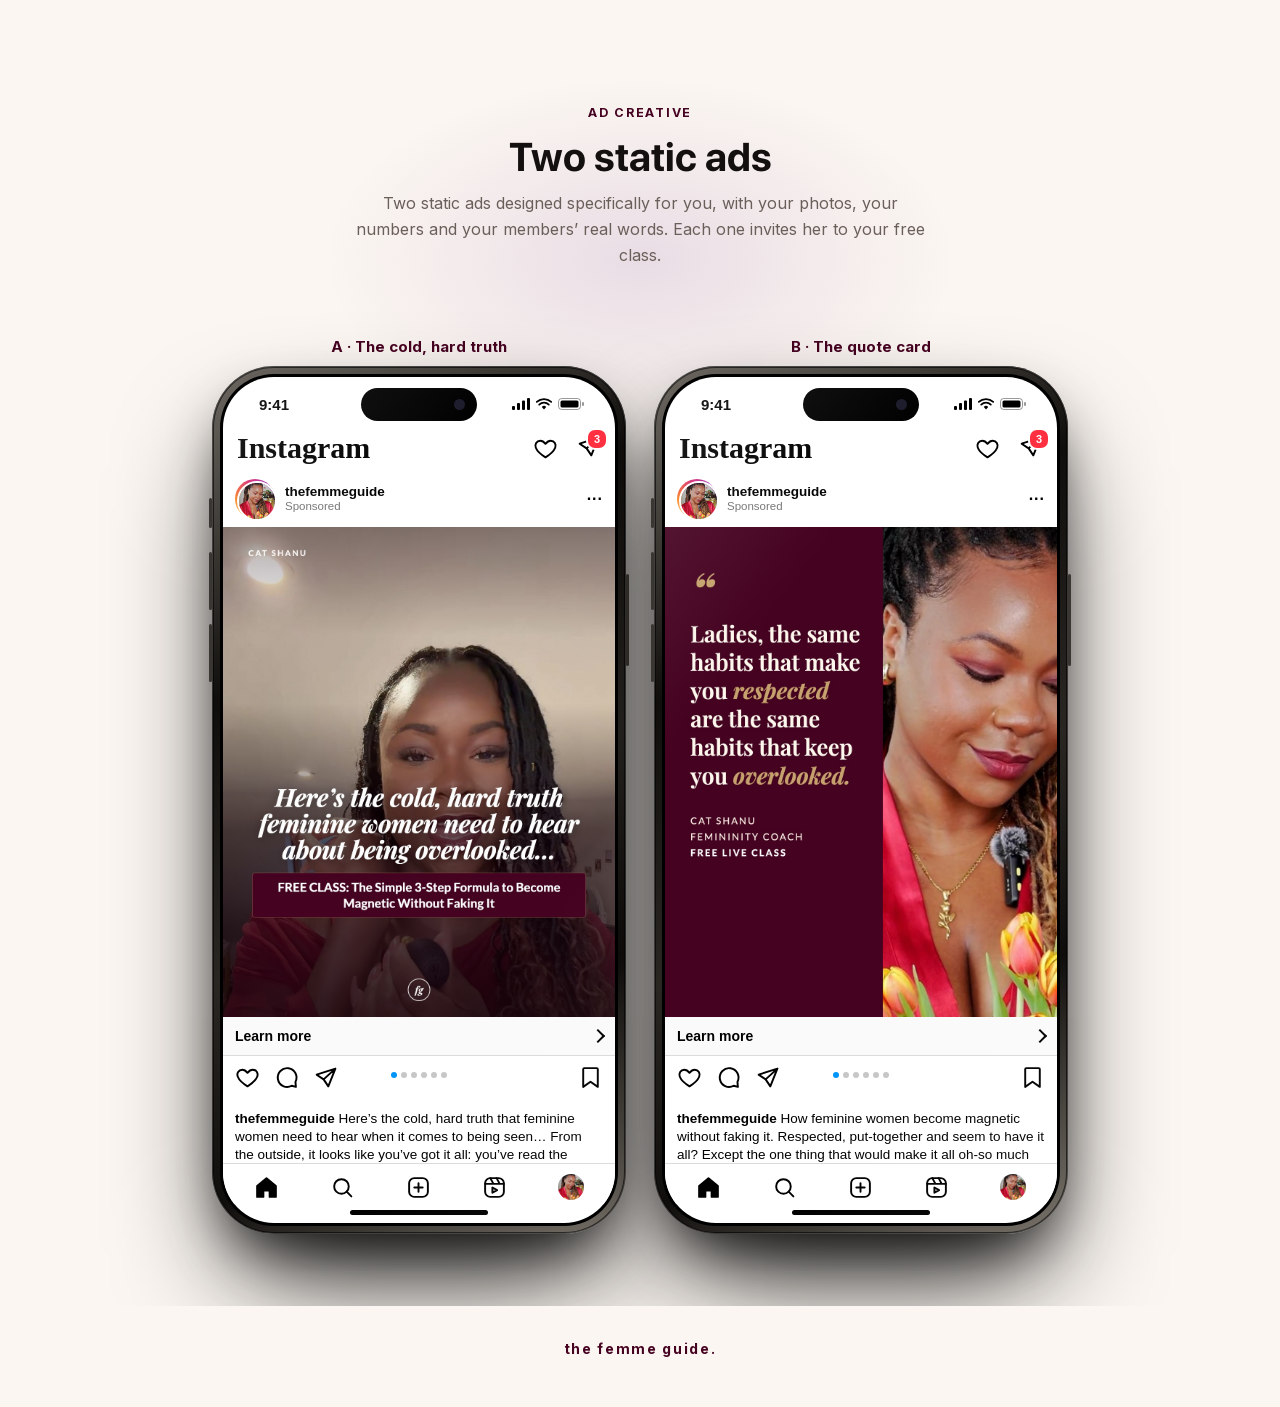
<file: static-ad/index.html>
<!doctype html>
<html lang="en">
<head>
  <meta charset="utf-8" />
  <meta name="viewport" content="width=device-width, initial-scale=1" />
  <title>Static ads · Cat Shanu</title>
  <meta name="robots" content="noindex" />
  <link rel="icon" href="../assets/img/favicon.png" type="image/png" />
  <link rel="apple-touch-icon" href="../assets/img/apple-touch-icon.png" />
  <link rel="stylesheet" href="../assets/phone.css" />
  <style>
  @font-face{font-family:"SFD";src:url(../assets/fonts/sfpro-bold.woff2) format("woff2");font-weight:700;font-display:swap}
  @font-face{font-family:"Inter";src:url(../assets/fonts/inter-normal.woff2) format("woff2");font-weight:100 900;font-display:swap}
  :root{--accent:#460221;--accent-ink:#fff;--display:SFD,Inter,sans-serif;--ease:cubic-bezier(.2,.7,.2,1);--ink:#141010;--muted:#6b5f5a;--r:18px;--w:1120px}
  html,body{background:#fbf6f1;color:#141010;margin:0;font-family:Inter,system-ui,sans-serif;overflow-x:hidden}
  .sa__intro{text-align:center;padding:44px 16px 12px}
  .eyebrow{color:#460221;font:700 .78rem/1 Inter,sans-serif;letter-spacing:.14em;text-transform:uppercase;margin:0}
  .sa__title{font:700 clamp(28px,5vw,40px)/1.1 SFD,Inter,sans-serif;margin:.4em 0 .3em}
  .sa__note{color:#6b5f5a;max-width:580px;margin:0 auto 14px;font:400 16px/1.6 Inter,sans-serif}
  .hint{text-align:center;color:#6b5f5a;font:400 14px/1.5 Inter;padding:0 16px}
  .brandfoot{text-align:center;padding:34px 16px 50px;font:700 14px Inter;letter-spacing:.12em}
  .brandfoot b{color:#460221}
  .ads2{display:flex;flex-wrap:wrap;justify-content:center;gap:28px}.stage .ads2{width:min(1280px,calc(100vw - 32px))}.ads2>div{min-width:0}.adlab{text-align:center;font:700 15px/1 Inter,sans-serif;color:#460221;margin:0 0 12px}
</style>
<script>try{if("scrollRestoration" in history)history.scrollRestoration="manual"}catch(e){}addEventListener("load",function(){if(!location.hash){scrollTo(0,0)}});</script>
</head>
<body>
  <main class="page">
    <section class="sa">
      <div class="sa__glow" aria-hidden="true"></div>
      <div class="sa__intro">
        <p class="eyebrow">Ad creative</p>
        <h1 class="sa__title">Two static ads</h1>
        <p class="sa__note">Two static ads designed specifically for you, with your photos, your numbers and your members&rsquo; real words. Each one invites her to your free class.</p>
      </div>
      <div class="stage">
        <div class="ads2"><div class="adcol"><p class="adlab">A &middot; The cold, hard truth</p><div class="phone-wrap" id="pw1">
          <div class="iphone">
            <span class="btn-side l" style="top:132px;height:30px"></span><span class="btn-side l" style="top:186px;height:58px"></span><span class="btn-side l" style="top:258px;height:58px"></span><span class="btn-side r" style="top:208px;height:92px"></span>
            <div class="screen">
              <div class="status"><span>9:41</span><span class="island"></span><span class="ic"><svg viewBox="0 0 18 12"><rect x="0" y="8" width="3" height="4" rx="1" fill="#000"/><rect x="5" y="5" width="3" height="7" rx="1" fill="#000"/><rect x="10" y="2.5" width="3" height="9.5" rx="1" fill="#000"/><rect x="15" y="0" width="3" height="12" rx="1" fill="#000"/></svg><svg viewBox="0 0 16 12"><path d="M8 11.5l2.2-2.6a3.2 3.2 0 0 0-4.4 0z" fill="#000"/><path d="M3.2 6.6a6.8 6.8 0 0 1 9.6 0" stroke="#000" stroke-width="1.8" fill="none" stroke-linecap="round"/><path d="M.8 3.9a10.5 10.5 0 0 1 14.4 0" stroke="#000" stroke-width="1.8" fill="none" stroke-linecap="round"/></svg><svg viewBox="0 0 27 12"><rect x=".5" y=".5" width="22" height="11" rx="3.2" fill="none" stroke="#000" opacity=".4"/><rect x="2.5" y="2.5" width="18" height="7" rx="1.6" fill="#000"/><rect x="24" y="4" width="2" height="4" rx="1" fill="#000" opacity=".4"/></svg></span></div>
              <div class="ig-top"><span class="ig-logo">Instagram</span><span class="ic"><svg viewBox="0 0 24 24"><path d="M12 20.5s-7.5-4.6-9.3-9.2C1.4 8 3.4 4.5 7 4.5c2.1 0 3.6 1.2 5 3 1.4-1.8 2.9-3 5-3 3.6 0 5.6 3.5 4.3 6.8-1.8 4.6-9.3 9.2-9.3 9.2z"/></svg><span style="position:relative"><svg viewBox="0 0 24 24"><path d="M21.5 3.5L10.2 13.8M21.5 3.5l-6.8 17-4.5-6.7-6.7-4.5z"/></svg><span class="ig-badge">3</span></span></span></div>
              <div class="feed">
                <div class="post-head"><span class="avatar-ring"><img src="../assets/img/pfp.jpg" alt="" /></span><span class="who"><b>thefemmeguide</b><small>Sponsored</small></span><span class="dots3">&middot;&middot;&middot;</span></div>
                <a class="post-media" style="aspect-ratio:4/5" href="../register/" target="_blank" rel="noopener"><img src="../assets/img/ads/static-a.jpg?v=4" alt="Static ad A" /></a><a class="cta-strip" href="../register/" target="_blank" rel="noopener">Learn more<i></i></a>
                <div class="actions"><svg viewBox="0 0 24 24"><path d="M12 20.5s-7.5-4.6-9.3-9.2C1.4 8 3.4 4.5 7 4.5c2.1 0 3.6 1.2 5 3 1.4-1.8 2.9-3 5-3 3.6 0 5.6 3.5 4.3 6.8-1.8 4.6-9.3 9.2-9.3 9.2z"/></svg><svg viewBox="0 0 24 24"><path d="M20.6 16.2A9 9 0 1 0 17 19.9L21 21z"/></svg><svg viewBox="0 0 24 24"><path d="M21.5 3.5L10.2 13.8M21.5 3.5l-6.8 17-4.5-6.7-6.7-4.5z"/></svg><span class="cdots" id="cdots"><span class="on"></span><span></span><span></span><span></span><span></span><span></span></span><span class="spacer"></span><svg viewBox="0 0 24 24"><path d="M19 21l-7-5-7 5V4a1 1 0 0 1 1-1h12a1 1 0 0 1 1 1z"/></svg></div>
                
                <p class="caption"><b>thefemmeguide</b> Here&rsquo;s the cold, hard truth that feminine women need to hear when it comes to being seen&hellip; From the outside, it looks like you&rsquo;ve got it all: you&rsquo;ve read the books, journaled your goals and played by all the femininity rules. &#127775; But behind closed doors, it tells a different story: you&rsquo;re respected, but your presence still isn&rsquo;t opening the right doors. &#128148; Too often, you find yourself stuck in the same cycle: overlooked online, in meetings and in rooms you know you could own. The truth? It&rsquo;s not you. It&rsquo;s the outdated advice that tells you to fake it. &#10024; If you&rsquo;re tired of being overlooked, that&rsquo;s why I&rsquo;m hosting a free class. I&rsquo;ve worked with hundreds of women in 152 countries. &#10024; &#128683; No more faking extrovert energy. No more stripping away your softness to be taken seriously. Women are saying, &ldquo;My god Cat, I have like 12 pages of notes!&rdquo; &#128172; &ldquo;Late win: I got engaged,&rdquo; another said. &#128588; In the free class, you&rsquo;ll learn the Simple 3-Step Formula to become magnetic without faking it: refine your presence, soften without becoming a doormat, and become the woman people remember. &#128073; Comment the word MAGNETIC and I&rsquo;ll send you the link to save your free spot. <span class="more">... more</span></p>
                
                <p class="stamp">2 hours ago</p>
              </div>
              <div class="tabbar"><svg viewBox="0 0 24 24"><path d="M3 10.5L12 3l9 7.5V21h-6v-6H9v6H3z" fill="#000"/></svg><svg viewBox="0 0 24 24"><circle cx="11" cy="11" r="7"/><path d="M20.5 20.5l-4.5-4.5"/></svg><svg viewBox="0 0 24 24"><rect x="3" y="3" width="18" height="18" rx="5"/><path d="M12 8v8M8 12h8"/></svg><svg viewBox="0 0 24 24"><rect x="3" y="3" width="18" height="18" rx="5"/><path d="M3 8.5h18M8 3l3 5.5M14 3l3 5.5M10 12v5l4.5-2.5z"/></svg><img class="me" src="../assets/img/pfp.jpg" alt="" /></div>
              <div class="homebar"></div>
            </div>
          </div>
          
        </div></div><div class="adcol"><p class="adlab">B &middot; The quote card</p><div class="phone-wrap" id="pw2">
          <div class="iphone">
            <span class="btn-side l" style="top:132px;height:30px"></span><span class="btn-side l" style="top:186px;height:58px"></span><span class="btn-side l" style="top:258px;height:58px"></span><span class="btn-side r" style="top:208px;height:92px"></span>
            <div class="screen">
              <div class="status"><span>9:41</span><span class="island"></span><span class="ic"><svg viewBox="0 0 18 12"><rect x="0" y="8" width="3" height="4" rx="1" fill="#000"/><rect x="5" y="5" width="3" height="7" rx="1" fill="#000"/><rect x="10" y="2.5" width="3" height="9.5" rx="1" fill="#000"/><rect x="15" y="0" width="3" height="12" rx="1" fill="#000"/></svg><svg viewBox="0 0 16 12"><path d="M8 11.5l2.2-2.6a3.2 3.2 0 0 0-4.4 0z" fill="#000"/><path d="M3.2 6.6a6.8 6.8 0 0 1 9.6 0" stroke="#000" stroke-width="1.8" fill="none" stroke-linecap="round"/><path d="M.8 3.9a10.5 10.5 0 0 1 14.4 0" stroke="#000" stroke-width="1.8" fill="none" stroke-linecap="round"/></svg><svg viewBox="0 0 27 12"><rect x=".5" y=".5" width="22" height="11" rx="3.2" fill="none" stroke="#000" opacity=".4"/><rect x="2.5" y="2.5" width="18" height="7" rx="1.6" fill="#000"/><rect x="24" y="4" width="2" height="4" rx="1" fill="#000" opacity=".4"/></svg></span></div>
              <div class="ig-top"><span class="ig-logo">Instagram</span><span class="ic"><svg viewBox="0 0 24 24"><path d="M12 20.5s-7.5-4.6-9.3-9.2C1.4 8 3.4 4.5 7 4.5c2.1 0 3.6 1.2 5 3 1.4-1.8 2.9-3 5-3 3.6 0 5.6 3.5 4.3 6.8-1.8 4.6-9.3 9.2-9.3 9.2z"/></svg><span style="position:relative"><svg viewBox="0 0 24 24"><path d="M21.5 3.5L10.2 13.8M21.5 3.5l-6.8 17-4.5-6.7-6.7-4.5z"/></svg><span class="ig-badge">3</span></span></span></div>
              <div class="feed">
                <div class="post-head"><span class="avatar-ring"><img src="../assets/img/pfp.jpg" alt="" /></span><span class="who"><b>thefemmeguide</b><small>Sponsored</small></span><span class="dots3">&middot;&middot;&middot;</span></div>
                <a class="post-media" style="aspect-ratio:4/5" href="../register/" target="_blank" rel="noopener"><img src="../assets/img/ads/static-b.jpg?v=4" alt="Static ad B" /></a><a class="cta-strip" href="../register/" target="_blank" rel="noopener">Learn more<i></i></a>
                <div class="actions"><svg viewBox="0 0 24 24"><path d="M12 20.5s-7.5-4.6-9.3-9.2C1.4 8 3.4 4.5 7 4.5c2.1 0 3.6 1.2 5 3 1.4-1.8 2.9-3 5-3 3.6 0 5.6 3.5 4.3 6.8-1.8 4.6-9.3 9.2-9.3 9.2z"/></svg><svg viewBox="0 0 24 24"><path d="M20.6 16.2A9 9 0 1 0 17 19.9L21 21z"/></svg><svg viewBox="0 0 24 24"><path d="M21.5 3.5L10.2 13.8M21.5 3.5l-6.8 17-4.5-6.7-6.7-4.5z"/></svg><span class="cdots" id="cdots"><span class="on"></span><span></span><span></span><span></span><span></span><span></span></span><span class="spacer"></span><svg viewBox="0 0 24 24"><path d="M19 21l-7-5-7 5V4a1 1 0 0 1 1-1h12a1 1 0 0 1 1 1z"/></svg></div>
                
                <p class="caption"><b>thefemmeguide</b> How feminine women become magnetic without faking it. Respected, put-together and seem to have it all? Except the one thing that would make it all oh-so much more fulfilling and meaningful&hellip; being truly seen? Walking into a room and having people remember you, for the right reasons. My members come to me feeling confused, frustrated and exhausted with all the femininity rules&hellip; They&rsquo;ve read the books and journaled their goals. Or they&rsquo;re respected at work but feel overlooked in every room. Or they think they have to strip away their softness to be taken seriously. But after making 3 key game changing shifts, my members start to attract the right clients, rooms and relationships without faking it. If you&rsquo;re tired of being overlooked, that&rsquo;s why I&rsquo;m hosting a free class: The Simple 3-Step Formula to Become Magnetic Without Faking It. You&rsquo;ll learn how to refine your presence, soften without becoming a doormat, and become the woman people remember. &#128071; Comment the word MAGNETIC and I&rsquo;ll send you the link to save your free spot. <span class="more">... more</span></p>
                
                <p class="stamp">2 hours ago</p>
              </div>
              <div class="tabbar"><svg viewBox="0 0 24 24"><path d="M3 10.5L12 3l9 7.5V21h-6v-6H9v6H3z" fill="#000"/></svg><svg viewBox="0 0 24 24"><circle cx="11" cy="11" r="7"/><path d="M20.5 20.5l-4.5-4.5"/></svg><svg viewBox="0 0 24 24"><rect x="3" y="3" width="18" height="18" rx="5"/><path d="M12 8v8M8 12h8"/></svg><svg viewBox="0 0 24 24"><rect x="3" y="3" width="18" height="18" rx="5"/><path d="M3 8.5h18M8 3l3 5.5M14 3l3 5.5M10 12v5l4.5-2.5z"/></svg><img class="me" src="../assets/img/pfp.jpg" alt="" /></div>
              <div class="homebar"></div>
            </div>
          </div>
          
        </div></div></div>
      </div>
      
    </section>
  </main>
  <footer class="brandfoot"><b>the femme guide.</b></footer>
  
</body>
</html>
</file>
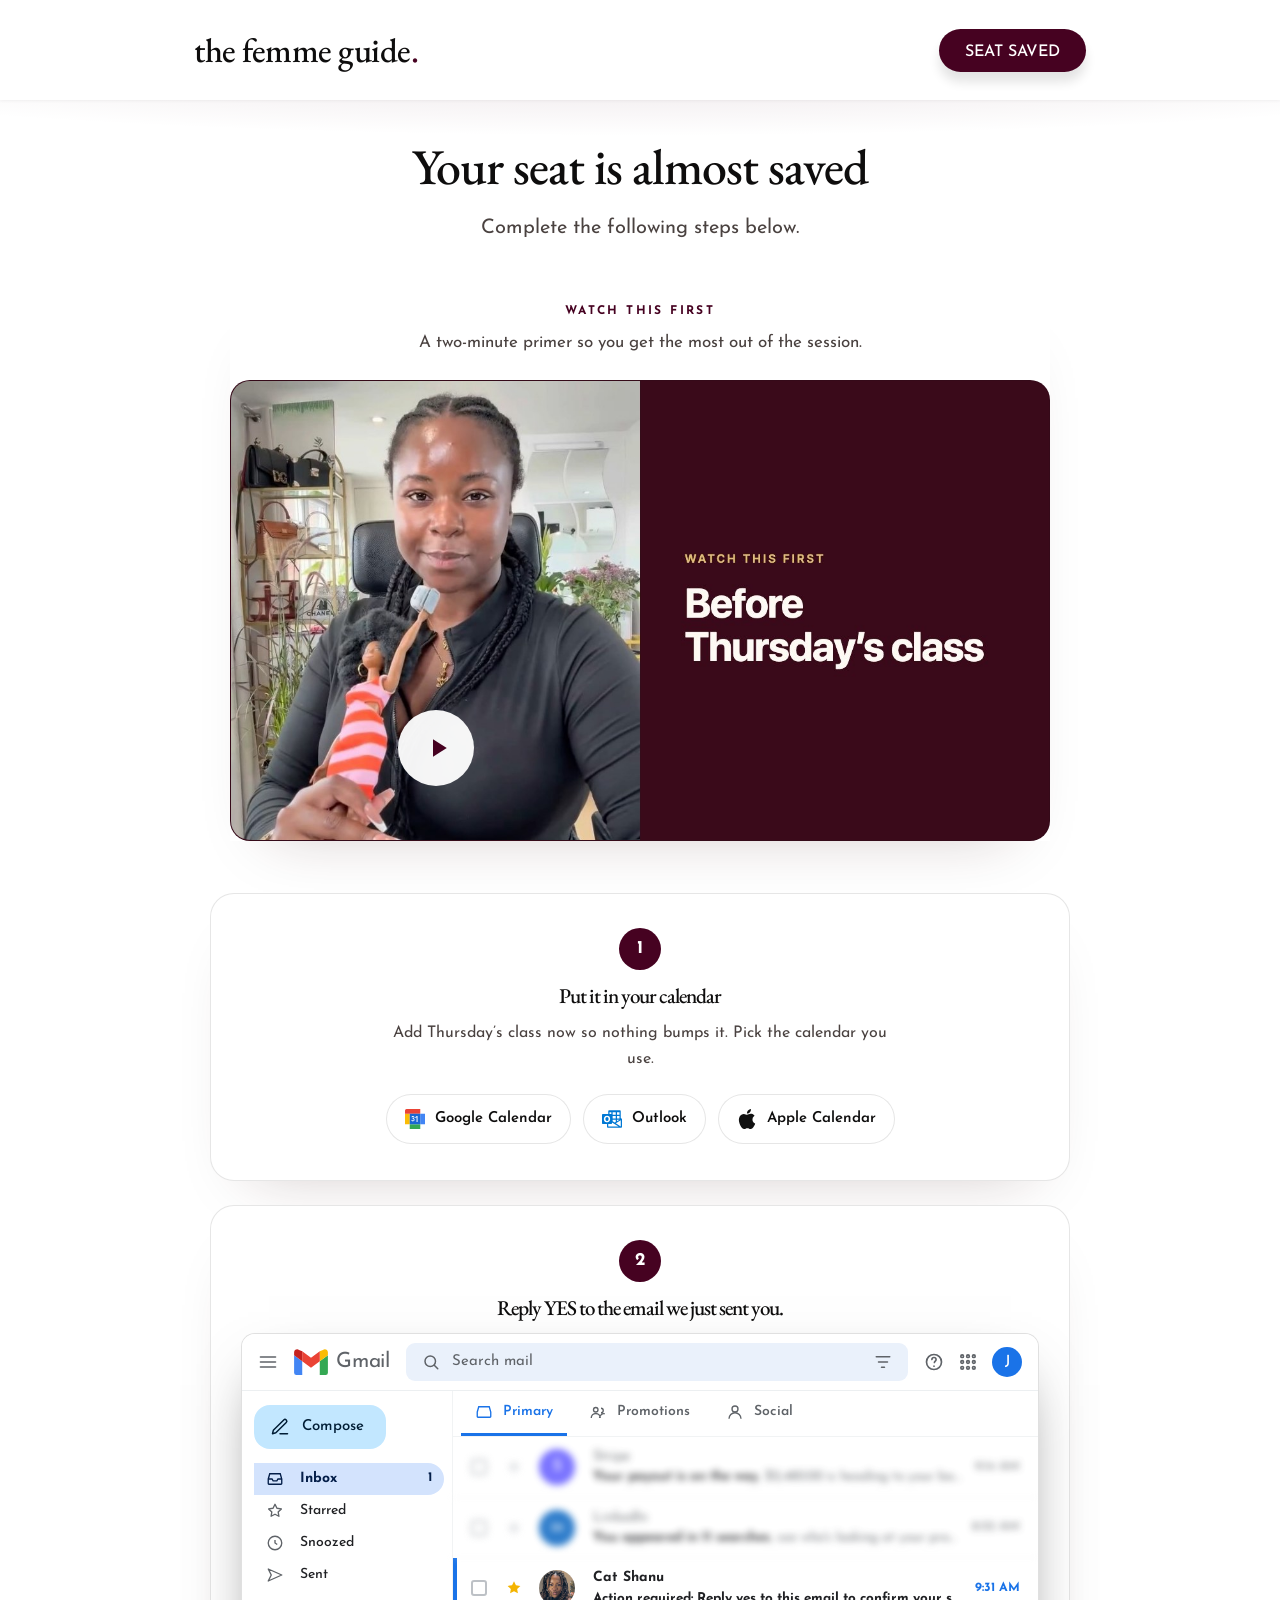
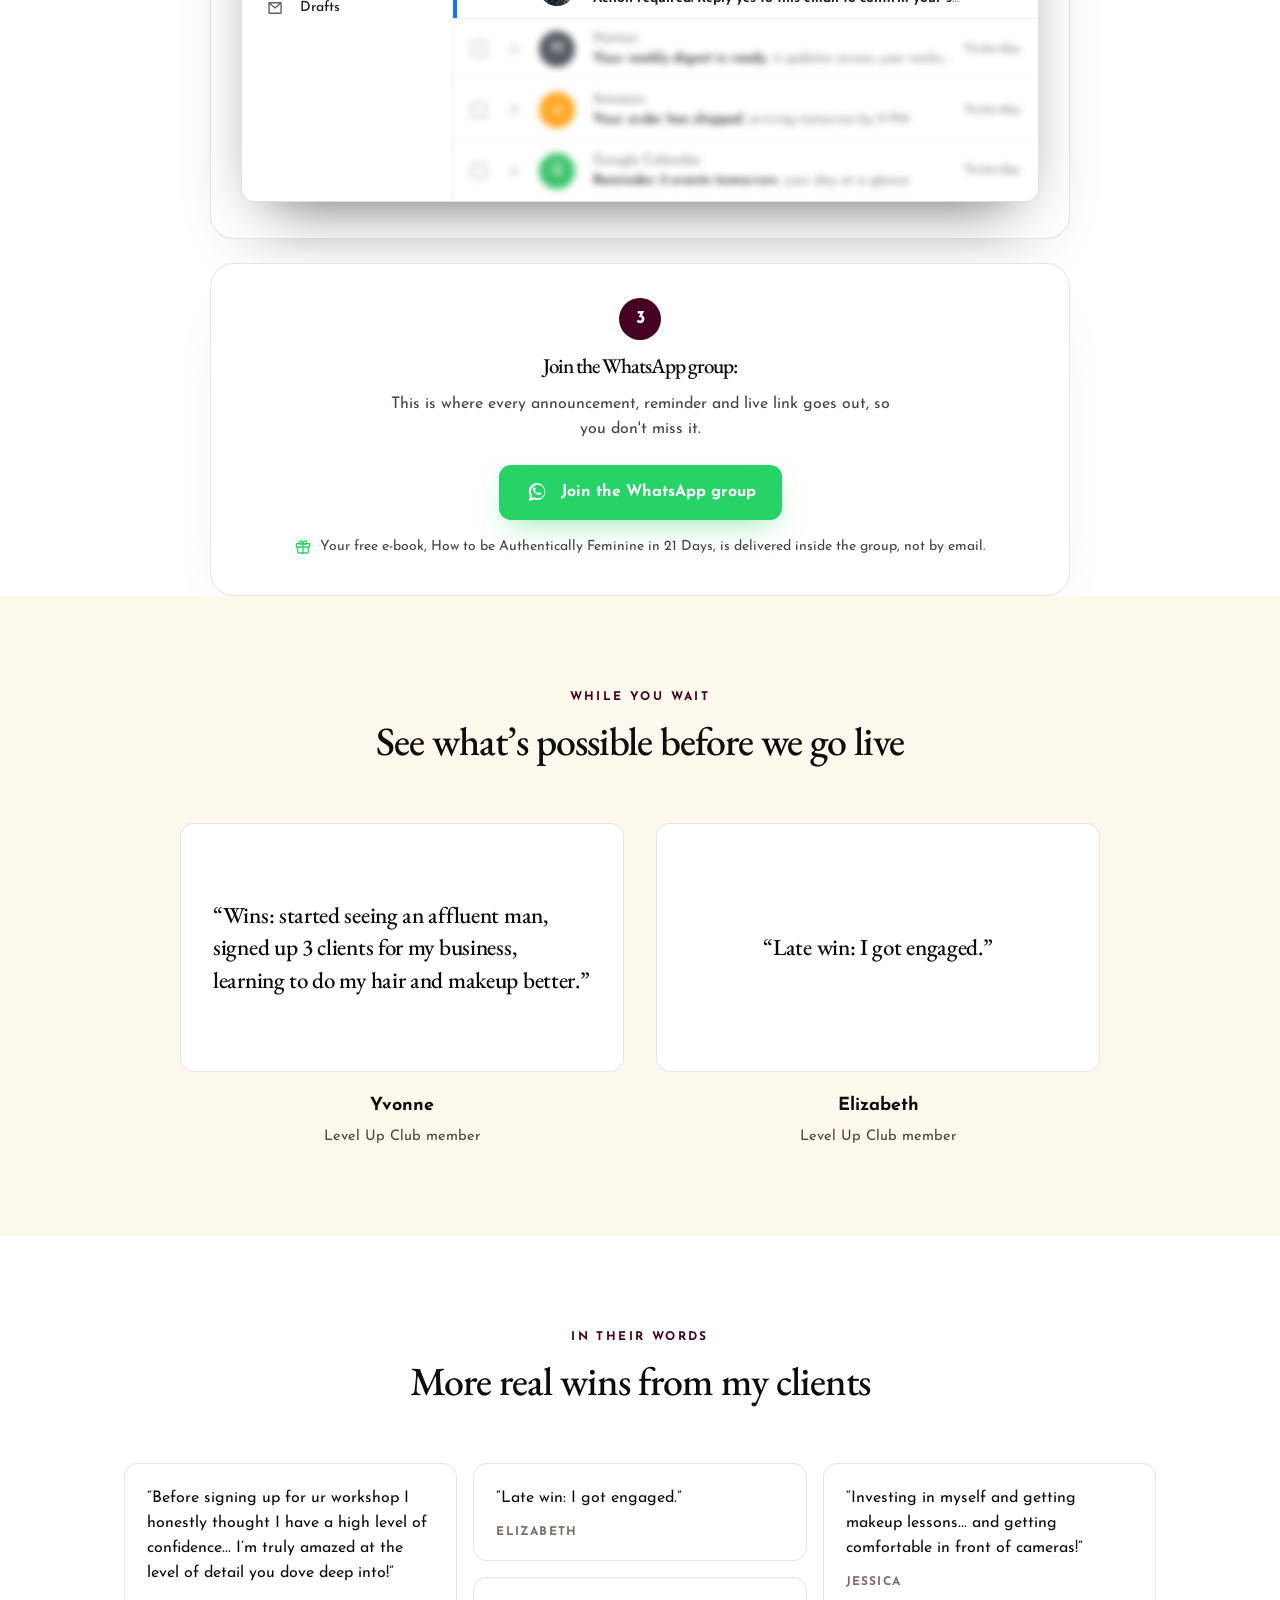
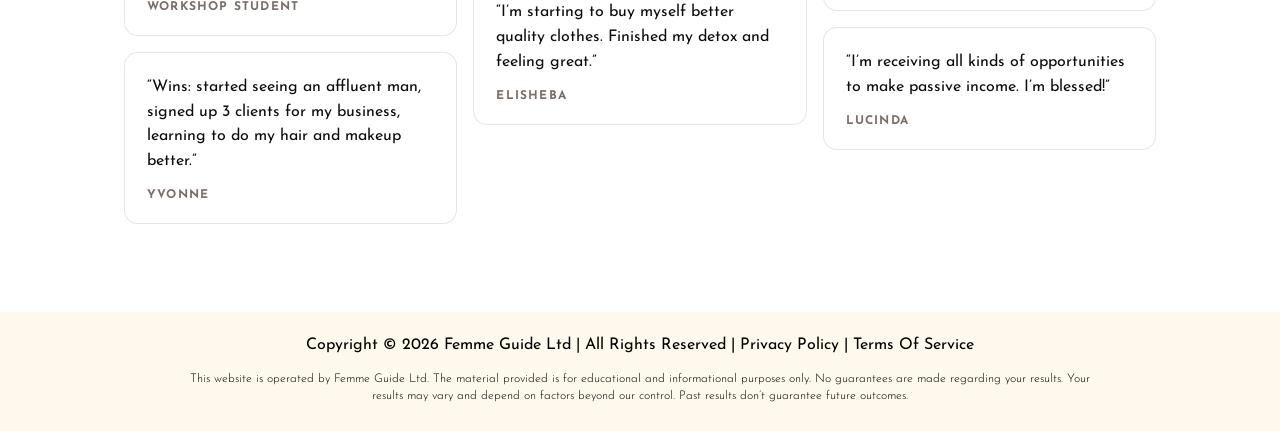
<file: thank-you/index.html>
<!DOCTYPE html>
<html lang="en">
<head>
<meta charset="utf-8">
<meta name="viewport" content="width=device-width, initial-scale=1, viewport-fit=cover">
<title>You&rsquo;re almost there · The Simple 3-Step Formula</title>
<meta name="description" content="Complete the steps below to confirm your seat.">
<meta name="robots" content="noindex">
  <link rel="icon" href="../assets/img/favicon.png" type="image/png" />
  <link rel="apple-touch-icon" href="../assets/img/apple-touch-icon.png" />
<script>try{if("scrollRestoration" in history)history.scrollRestoration="manual"}catch(e){}addEventListener("load",function(){if(!location.hash)scrollTo(0,0)});</script>
<link rel="preconnect" href="https://fonts.googleapis.com">
<link rel="preconnect" href="https://fonts.gstatic.com" crossorigin>
<link href="https://fonts.googleapis.com/css2?family=EB+Garamond:ital,wght@0,400;0,500;0,600;1,500;1,600&family=Josefin+Sans:wght@300;400;500;600&display=swap" rel="stylesheet">
<link rel="stylesheet" href="../assets/funnel.css?v=1">
<style>
  @font-face{font-family:"SFD";src:url(../assets/fonts/sfpro-bold.woff2) format("woff2");font-weight:700;font-display:swap}
  @font-face{font-family:"Inter";src:url(../assets/fonts/inter-normal.woff2) format("woff2");font-weight:100 900;font-display:swap}
  :root{
    --bg:#fbf7f3;--surface:#ffffff;--surface-2:#fff8ec;
    --line:rgba(14,13,13,.10);--line-soft:rgba(14,13,13,.06);
    --text:#0e0d0d;--text-2:#4a4240;--text-3:#7a6e69;
    --accent:#460221;--accent-2:#e0303c;--accent-ink:#ffffff;
    --accent-soft:rgba(70,2,33,.10);--accent-glow:rgba(70,2,33,.28);
    --radius:22px;--maxw:1080px;
    --font:Inter,-apple-system,BlinkMacSystemFont,"Segoe UI",Roboto,Helvetica,Arial,sans-serif;
  }
  h1,h2,h3{font-family:SFD,"SF Pro Display",-apple-system,Inter,sans-serif}
  *{box-sizing:border-box}
  html{scroll-behavior:smooth}
  body{margin:0;background:var(--bg);color:var(--text);font-family:var(--font);
    -webkit-font-smoothing:antialiased;line-height:1.6;overflow-x:hidden}
  img{max-width:100%;display:block}
  a{color:inherit;text-decoration:none}
  .wrap{max-width:var(--maxw);margin:0 auto;padding:0 24px}
  .narrow{max-width:860px}
  h1,h2,h3{margin:0;letter-spacing:-.02em}
  h1{font-size:clamp(32px,5vw,50px);line-height:1.07;font-weight:800}
  .eyebrow{display:inline-block;font-size:12px;font-weight:700;letter-spacing:.2em;
    text-transform:uppercase;color:var(--accent);margin:0 0 16px}
  .lead{font-size:clamp(17px,2vw,20px);color:var(--text-2);margin:18px 0 0}

  /* top = branding only, NO bar */
  .topbrand{max-width:var(--maxw);margin:0 auto;padding:26px 24px}
  .brand{display:inline-flex;align-items:center;gap:10px;font-weight:700;font-size:18px}
  .brand .mark{width:26px;height:26px;color:var(--accent)}

  .hero{text-align:center;padding:40px 0 20px;position:relative;overflow:hidden}
  .hero::before{content:"";position:absolute;inset:0;pointer-events:none;
    background:radial-gradient(120% 70% at 50% -20%, var(--accent-soft), transparent 60%)}
  .hero .wrap{position:relative}

  /* ---- PREPARATION VIDEO (faux player) ---- */
  .prep{max-width:820px;margin:34px auto 4px;text-align:center}
  .prep .eyebrow{margin-bottom:12px}
  .prep-line{font-size:clamp(15px,1.6vw,17px);color:var(--text-2);margin:0 0 24px}
  .prep-player{position:relative;aspect-ratio:16/9;border-radius:20px;overflow:hidden;
    border:1px solid var(--line);background:#3a0a1b;cursor:pointer}
  .prep-player img{position:absolute;inset:0;width:100%;height:100%;object-fit:cover}
  .prep-player::after{display:none}
  .prep-play{position:absolute;top:80%;left:25%;transform:translate(-50%,-50%);z-index:2;
    width:76px;height:76px;border-radius:50%;display:grid;place-items:center;
    background:rgba(255,255,255,.95);color:#0b0c0e;
    transition:transform .3s ease,background .3s ease}
  .prep-play svg{width:30px;height:30px;margin-left:4px}
  .prep-player:hover .prep-play{transform:translate(-50%,-50%) scale(1.06);background:#fff}

  /* ---- STEPS (centre-aligned) ---- */
  .steps{max-width:860px;margin:52px auto 0;display:flex;flex-direction:column;gap:24px}
  .step{background:var(--surface);border:1px solid var(--line);border-radius:20px;
    padding:34px 30px 36px;position:relative;text-align:center}
  .step-h{display:flex;flex-direction:column;align-items:center;gap:14px;margin-bottom:14px}
  .step-n{flex:none;width:42px;height:42px;border-radius:50%;display:grid;place-items:center;
    background:var(--accent-soft);color:var(--accent);font-weight:800;font-size:18px;
    border:1px solid color-mix(in srgb,var(--accent) 40%,transparent)}
  .step-h h3{font-size:21px;font-weight:700;max-width:30ch}
  .step p.sub{margin:0 auto 22px;color:var(--text-2);font-size:16px;max-width:52ch}
  .step .pad{padding-left:0;display:flex;flex-direction:column;align-items:center}

  /* ---- calendar buttons (with brand logos) ---- */
  .cal-btns{display:flex;flex-wrap:wrap;gap:12px;justify-content:center}
  .cal-btn{display:inline-flex;align-items:center;gap:10px;font-weight:600;font-size:15px;
    color:var(--text);background:var(--surface-2);border:1px solid var(--line);
    border-radius:11px;padding:12px 18px;transition:border-color .2s ease,transform .2s ease}
  .cal-btn:hover{border-color:color-mix(in srgb,var(--accent) 45%,var(--line));transform:translateY(-2px)}
  .cal-btn svg{width:20px;height:20px;flex:none}

  /* =====================================================================
     GMAIL MOCKUP (Step 2), mimics real Gmail inbox
     ===================================================================== */
  .gmail{border-radius:14px;overflow:hidden;background:#fff;color:#202124;
    border:1px solid rgba(0,0,0,.12);box-shadow:0 24px 60px -28px rgba(0,0,0,.7);
    font-size:14px;line-height:1.3;text-align:left;width:100%;margin:0 auto}
  .gm-top{display:flex;align-items:center;gap:16px;padding:9px 16px;
    border-bottom:1px solid #eceff1;background:#fff}
  .gm-burger{width:20px;height:20px;color:#5f6368;flex:none}
  .gm-logo{display:flex;align-items:center;gap:8px;flex:none}
  .gm-logo svg{width:34px;height:26px}
  .gm-logo span{font-size:21px;color:#5f6368;font-weight:400;letter-spacing:-.01em}
  .gm-search{flex:1;max-width:560px;display:flex;align-items:center;gap:12px;
    background:#eaf1fb;border-radius:9px;padding:9px 16px;color:#5f6368}
  .gm-search svg{width:18px;height:18px;flex:none}
  .gm-search .ph{flex:1;font-size:15px}
  .gm-top-r{display:flex;align-items:center;gap:14px;margin-left:auto;color:#5f6368}
  .gm-top-r svg{width:20px;height:20px}
  .gm-ava{width:30px;height:30px;border-radius:50%;background:#1a73e8;color:#fff;
    display:grid;place-items:center;font-weight:600;font-size:14px}
  .gm-body{display:flex;min-height:340px}
  /* left rail */
  .gm-rail{width:210px;flex:none;padding:10px 8px 10px 12px;background:#fff}
  .gm-compose{display:inline-flex;align-items:center;gap:12px;background:#c2e7ff;color:#001d35;
    font-weight:500;font-size:15px;border-radius:16px;padding:12px 22px 12px 16px;margin:4px 0 14px}
  .gm-compose svg{width:20px;height:20px}
  .gm-nav div{display:flex;align-items:center;gap:16px;padding:7px 12px;border-radius:0 16px 16px 0;
    color:#202124;font-size:14px;font-weight:500}
  .gm-nav div svg{width:18px;height:18px;color:#5f6368;flex:none}
  .gm-nav div.on{background:#d3e3fd;color:#041e49;font-weight:700}
  .gm-nav div.on svg{color:#041e49}
  .gm-nav div .ct{margin-left:auto;font-size:13px;color:#5f6368}
  .gm-nav div.on .ct{color:#041e49}
  /* list */
  .gm-main{flex:1;border-left:1px solid #f1f3f4;background:#fff;min-width:0}
  .gm-tools{display:flex;align-items:center;gap:18px;padding:8px 18px;color:#5f6368;
    border-bottom:1px solid #f1f3f4}
  .gm-tools .cb{width:16px;height:16px;border:2px solid #5f6368;border-radius:3px}
  .gm-tools svg{width:18px;height:18px}
  .gm-tabs{display:flex;align-items:center;gap:8px;padding:0 8px;border-bottom:1px solid #f1f3f4}
  .gm-tab{display:flex;align-items:center;gap:10px;padding:12px 14px;font-size:14px;color:#5f6368;
    font-weight:600;border-bottom:3px solid transparent}
  .gm-tab.on{color:#1a73e8;border-bottom-color:#1a73e8}
  .gm-tab svg{width:18px;height:18px}
  .gm-row{display:grid;grid-template-columns:20px 20px 40px 1fr auto;align-items:center;gap:14px;
    padding:11px 18px;border-bottom:1px solid #f5f5f5;cursor:pointer}
  .gm-row .cb{width:16px;height:16px;border:2px solid #bdc1c6;border-radius:3px}
  .gm-row .star{width:18px;height:18px;color:#dadce0}
  .gm-av{width:36px;height:36px;border-radius:50%;color:#fff;display:grid;place-items:center;
    font-weight:600;font-size:15px;overflow:hidden}
  .gm-av img{width:100%;height:100%;object-fit:cover}
  .gm-txt{min-width:0;display:flex;flex-direction:column;gap:2px;overflow:hidden}
  .gm-sender{font-size:14px;color:#5f6368}
  .gm-line{font-size:13.5px;color:#5f6368;white-space:nowrap;overflow:hidden;text-overflow:ellipsis}
  .gm-line b{color:#202124}
  .gm-time{font-size:12.5px;color:#5f6368;white-space:nowrap}
  .gm-blur{filter:blur(3.5px);opacity:.85;user-select:none}
  /* the one real email, unread */
  .gm-hot{background:#fff;box-shadow:inset 4px 0 0 #1a73e8;border-bottom:1px solid #eee}
  .gm-hot .gm-sender{color:#202124;font-weight:700}
  .gm-hot .gm-line b{font-weight:700}
  .gm-hot .gm-time{color:#1a73e8;font-weight:700}
  .gm-hot .star{color:#f4b400}

  /* =====================================================================
     WHATSAPP JOIN (Step 3), exact WhatsApp branding
     ===================================================================== */
  .wa-btn{display:inline-flex;align-items:center;gap:12px;background:#25D366;color:#fff;
    font-weight:700;font-size:16px;border-radius:12px;padding:15px 26px;
    box-shadow:0 12px 30px -10px rgba(37,211,102,.5);transition:transform .2s ease,filter .2s ease}
  .wa-btn:hover{transform:translateY(-2px);filter:brightness(1.04)}
  .wa-btn svg{width:24px;height:24px}
  .wa-note{display:flex;align-items:center;justify-content:center;gap:9px;margin-top:16px;
    font-size:14px;color:var(--text-2);text-align:left}
  .wa-note svg{width:16px;height:16px;color:#25D366;flex:none}

  /* ---- WHILE YOU WAIT videos (2-up, centred below) ---- */
  .section{padding:88px 0;position:relative}
  .tint{background:
    linear-gradient(180deg, transparent, rgba(255,255,255,.022) 22%, rgba(255,255,255,.022) 78%, transparent),
    radial-gradient(80% 120% at 50% 0%, rgba(255,255,255,.03), transparent 60%)}
  h2{font-size:clamp(26px,4vw,40px);line-height:1.1;font-weight:800}
  .sec-head{text-align:center;max-width:720px;margin:0 auto 60px}
  .vgrid{display:grid;grid-template-columns:repeat(2,1fr);gap:32px;max-width:920px;margin:0 auto}
  .vcard{text-align:center}
  .vframe{aspect-ratio:16/9;border-radius:14px;overflow:hidden;position:relative;
    background:linear-gradient(160deg,#0f1216,#0a0b0d);border:1px solid var(--line);
    display:grid;place-items:center}
  .vplay{width:60px;height:60px;border-radius:50%;background:rgba(255,255,255,.94);
    color:#0b0c0e;display:grid;place-items:center;box-shadow:0 10px 30px rgba(0,0,0,.5)}
  .vname{font-size:18px;font-weight:700;margin:20px 0 4px}
  .vdesc{font-size:14.5px;color:var(--text-2);margin:0 auto;max-width:34ch}

  /* footer (branding-only banner), softly introduced, no hard line */
  .foot{position:relative;background:linear-gradient(180deg, transparent, var(--surface) 46%);
    display:flex;align-items:center;justify-content:center;padding:40px 0 24px}
  .foot::before{content:"";position:absolute;top:0;left:0;right:0;height:1px;
    background:linear-gradient(90deg,transparent,var(--line-soft),transparent)}
  .foot .brand{font-size:17px}.foot .mark{width:24px;height:24px}

  @media(max-width:820px){
    .gm-rail{display:none}
    .gm-main{border-left:none}
    .vgrid{grid-template-columns:1fr}
    .gm-search{max-width:none}
  }
  @media(max-width:560px){
    .step{padding:26px 20px}.step .pad{padding-left:0}
    .gm-row{grid-template-columns:36px 1fr auto;gap:10px}
    .gm-row .cb,.gm-row .star{display:none}
    .gm-logo span{display:none}
  }
  @media(prefers-reduced-motion:reduce){
    html{scroll-behavior:auto}
    *,*::before,*::after{transition:none !important;animation:none !important}
  }

  /* Cat: real screenshots in the proof grid, quote cards where the template has student videos */
  .shot{aspect-ratio:437/630!important}
  .shot img{width:100%;height:100%;object-fit:cover;object-position:top}
  .vquote{display:flex;align-items:center;justify-content:center;padding:28px 32px;text-align:left;background:linear-gradient(160deg,var(--surface-2),var(--surface))!important}
  .vquote p{margin:0;font:700 clamp(17px,2vw,21px)/1.4 SFD,Inter,sans-serif;color:var(--text)}
  .wall{columns:3 280px;column-gap:16px}
  .wq{break-inside:avoid;margin:0 0 16px;background:var(--surface);border:1px solid var(--line);border-radius:14px;padding:22px 22px 18px}
  .wq blockquote{margin:0;font-size:16px;line-height:1.55;color:var(--text)}
  .wq figcaption{margin-top:12px;font-size:12px;font-weight:700;letter-spacing:.1em;text-transform:uppercase;color:var(--text-3)}

  /* matches the register page: light cream, same cards and type */
  body{background:var(--bg)!important;color:var(--text)}
  h1,h2,h3{font-family:var(--display)!important;font-weight:700!important;letter-spacing:-.025em}
  .tint{background:linear-gradient(180deg,var(--bg),#f6e4e1)!important}
  .step,.prep,.typeform-shell{box-shadow:0 30px 60px -40px rgba(60,20,20,.25)}
  .step{background:#fff!important;border:1px solid var(--line)!important;border-radius:24px!important}
  .step-n{background:var(--accent)!important;color:#fff!important}
  .cal-btn{background:#fff!important;color:var(--text)!important;border:1px solid var(--line)!important;border-radius:999px!important}
  .vplay{background:#fff!important;color:var(--accent)!important;box-shadow:0 10px 30px rgba(70,2,33,.25)!important}
  .prep-play{color:var(--accent)!important}
  .vquote{background:#fff!important;border:1px solid var(--line)}
  .wq{background:#fff!important}
  .replay-frame{border-radius:24px!important;box-shadow:0 40px 80px -40px rgba(60,20,20,.45)}
  .pill-eb{margin-bottom:16px}

  /* same look as the register page: EB Garamond headings, Josefin Sans text, white header, cream bands */
  :root{--display:"EB Garamond",Garamond,Georgia,serif;--sans:"Josefin Sans",-apple-system,Helvetica,Arial,sans-serif;--font:"Josefin Sans",-apple-system,Helvetica,Arial,sans-serif;--nude:#efe2dc}
  body{background:#fff!important;font-family:var(--sans)!important}
  h1,h2,h3{font-family:var(--display)!important;font-weight:500!important;letter-spacing:-1px!important;color:var(--ink)}
  h1 em,h2 em{font-style:italic;font-weight:600}
  .tint{background:var(--cream,#fff8ec)!important}
  .jd-head{background:#fff!important;backdrop-filter:none!important;-webkit-backdrop-filter:none!important;border:0!important;box-shadow:0 1px 3px rgba(0,0,0,.05)}
  .jd-head .row{height:100px;max-width:940px}
  .jd-head .logo{font:500 34px/1 var(--display);letter-spacing:-.5px}
  .jd-pill{display:inline-flex;align-items:center;border-radius:50px;background:#460221;color:#fff;font:500 16px/1 var(--sans);text-transform:uppercase;padding:15px 26px 12px;box-shadow:0 10px 11px rgba(0,0,0,.11)}
  .cta{background:none!important;border:0!important;padding:0!important}
  .cta span{background:#460221!important;font:500 18px/1 var(--sans)!important;letter-spacing:0!important;padding:16px 30px 13px!important;box-shadow:0 10px 11px rgba(0,0,0,.11)!important}
  .cta span::after{display:none!important}
  .step-n{font-family:var(--sans)!important}
  .jd-foot{background:#fff8ec;text-align:center;padding:22px 20px 26px;color:#000}
  .jd-foot p{margin:0 auto;max-width:900px}
  .jd-foot .c1{margin-bottom:14px;font:400 16px/1.4 var(--sans)}
  .jd-foot .c2{font:300 12px/1.45 var(--sans)}
  @media(max-width:640px){.jd-head .row{height:64px}.jd-head .logo{font-size:28px}.jd-pill{font-size:13px;padding:12px 16px 10px}}
  .vquote p{font-family:var(--display)!important;font-weight:500!important;font-size:clamp(19px,2.2vw,23px)!important;letter-spacing:-.3px}
</style>
</head>
<body>

<header class="jd-head">
  <div class="wrap row">
    <span class="logo">the femme guide<i>.</i></span>
    <span class="jd-pill">Seat saved</span>
  </div>
</header>

  <!-- ============ HERO ============ -->
  <section class="hero">
    <div class="wrap narrow">
      <h1>Your seat is almost saved</h1>
      <p class="lead">Complete the following steps below.</p>
    </div>
  </section>

  <!-- ============ PREPARATION VIDEO ============ -->
  <section class="wrap">
    <div class="prep">
      <span class="eyebrow">Watch this first</span>
      <p class="prep-line">A two-minute primer so you get the most out of the session.</p>
      
      <div class="prep-player" role="img" aria-label="Preparation video">
        <img src="../assets/img/prep-thumb.jpg?v=2" alt="" onerror="this.style.display='none'">
        <span class="prep-play"><svg viewBox="0 0 24 24" fill="currentColor" aria-hidden="true"><path d="M8 5v14l11-7z"/></svg></span>
      </div>
    </div>
  </section>

  <!-- ============ STEPS ============ -->
  <div class="wrap">
    <div class="steps">

      <!-- STEP 1 · calendar -->
      <div class="step">
        <div class="step-h">
          <span class="step-n">1</span>
          <h3>Put it in your calendar</h3>
        </div>
        <div class="pad">
          <p class="sub">Add Thursday&rsquo;s class now so nothing bumps it. Pick the calendar you use.</p>
          <div class="cal-btns">
            <a class="cal-btn" id="calGoogle" href="#" target="_blank" rel="noopener">
              <svg viewBox="0 0 24 24" aria-hidden="true"><path fill="#4285F4" d="M18.316 5.684H24v12.632h-5.684z"/><path fill="#34A853" d="M5.684 24h12.632v-5.684H5.684z"/><path fill="#FBBC05" d="M0 5.684h5.684v12.632H0z"/><path fill="#EA4335" d="M18.316 5.684V0H1.895A1.894 1.894 0 0 0 0 1.895v3.789h5.684V5.684z"/><path fill="#188038" d="M18.316 18.316H5.684V24h12.632z" opacity="0"/><path fill="#4285F4" d="M18.316 18.316V24H24v-5.684z" opacity="0"/><path fill="#1967D2" d="M18.316 5.684H5.684v12.632h12.632z"/><path fill="#fff" d="M9.6 14.9c-.53 0-.98-.15-1.35-.46-.36-.31-.6-.72-.72-1.24l1.09-.45c.07.28.19.5.37.66.18.16.4.24.66.24.27 0 .48-.07.65-.22.16-.15.25-.34.25-.57 0-.24-.09-.43-.28-.58-.18-.15-.42-.22-.72-.22h-.51V11h.46c.26 0 .48-.07.65-.21.17-.14.26-.33.26-.57 0-.21-.08-.38-.23-.5-.15-.13-.35-.19-.58-.19-.23 0-.42.06-.56.19-.14.12-.24.28-.31.46l-1.08-.45c.11-.31.32-.59.62-.83.3-.24.69-.36 1.16-.36.35 0 .66.07.94.2.28.14.5.32.66.56.16.24.24.51.24.8 0 .3-.07.55-.22.76-.14.2-.32.36-.53.47v.06c.28.12.5.3.68.55.17.24.26.53.26.87 0 .34-.09.64-.26.91-.17.26-.41.47-.71.62-.3.15-.65.23-1.03.23z"/><path fill="#fff" d="M13.9 9.9l-1.19.86-.6-.9 2.14-1.54h.82v7.34H13.9z"/></svg>
              Google Calendar
            </a>
            <a class="cal-btn" id="calOutlook" href="#" target="_blank" rel="noopener">
              <svg viewBox="0 0 24 24" fill="#0078D4" aria-hidden="true"><path d="M7.88 12.04q0 .45-.11.87-.1.41-.33.74-.22.33-.58.52-.37.2-.87.2t-.85-.2q-.35-.21-.57-.55-.22-.33-.33-.75-.1-.42-.1-.86t.1-.87q.1-.43.34-.76.22-.34.59-.54.36-.2.87-.2t.86.2q.35.21.57.55.22.34.31.77.1.43.1.88zM24 12v9.38q0 .46-.33.8-.33.32-.8.32H7.13q-.46 0-.8-.33-.32-.33-.32-.8V18H1q-.41 0-.7-.3-.3-.29-.3-.7V7q0-.41.3-.7Q.58 6 1 6h6.5V2.55q0-.44.3-.75.3-.3.75-.3h12.9q.44 0 .75.3.3.3.3.75V10.85l1.24.72h.01q.1.07.18.18.07.12.07.25zm-6-8.25v3h3v-3zm0 4.5v3h3v-3zm0 4.5v1.83l3.05-1.83zm-5.25-9v3h3.75v-3zm0 4.5v3h3.75v-3zm0 4.5v2.03l2.41 1.5 1.34-.8v-2.73zM9 3.75V6h2l.13.01.12.04v-2.3zM5.98 15.98q.9 0 1.6-.3.7-.32 1.19-.86.48-.55.73-1.28.25-.74.25-1.61 0-.83-.25-1.55-.24-.71-.71-1.24t-1.15-.83q-.68-.3-1.55-.3-.92 0-1.64.3-.71.3-1.2.85-.5.54-.75 1.3-.25.74-.25 1.63 0 .85.26 1.56.26.72.74 1.23.48.52 1.17.81.69.3 1.56.3zM7.5 21h12.39L12 16.08V17q0 .41-.3.7-.29.3-.7.3H7.5zm15-.13v-7.24l-5.9 3.54Z"/></svg>
              Outlook
            </a>
            <a class="cal-btn" id="calApple" href="#" download="webinar.ics">
              <svg viewBox="0 0 24 24" fill="#111" aria-hidden="true"><path d="M12.152 6.896c-.948 0-2.415-1.078-3.96-1.04-2.04.027-3.91 1.183-4.961 3.014-2.117 3.675-.546 9.103 1.519 12.09 1.013 1.454 2.208 3.09 3.792 3.039 1.52-.065 2.09-.987 3.935-.987 1.831 0 2.35.987 3.96.948 1.637-.026 2.676-1.48 3.676-2.948 1.156-1.688 1.636-3.325 1.662-3.415-.039-.013-3.182-1.221-3.22-4.857-.026-3.04 2.48-4.494 2.597-4.559-1.429-2.09-3.623-2.324-4.39-2.376-2-.156-3.675 1.09-4.61 1.09zM15.53 3.83c.843-1.012 1.4-2.427 1.245-3.83-1.207.052-2.662.805-3.532 1.818-.78.896-1.454 2.338-1.273 3.714 1.338.104 2.715-.688 3.559-1.701"/></svg>
              Apple Calendar
            </a>
          </div>
        </div>
      </div>

      <!-- STEP 2 · reply YES (Gmail mockup, no sub-headline) -->
      <div class="step">
        <div class="step-h">
          <span class="step-n">2</span>
          <h3>Reply YES to the email we just sent you.</h3>
        </div>
        <div class="pad">
          <!-- GMAIL MOCKUP -->
          <div class="gmail" role="img" aria-label="Gmail inbox: one unread email from Cat Shanu titled 'Action required: Reply yes to this email to confirm your spot'. Every other email is blurred.">
            <!-- top bar -->
            <div class="gm-top">
              <svg class="gm-burger" viewBox="0 0 24 24" fill="none" stroke="currentColor" stroke-width="2" stroke-linecap="round"><path d="M3 6h18M3 12h18M3 18h18"/></svg>
              <span class="gm-logo">
                <svg viewBox="0 0 52 40" aria-hidden="true">
                  <path fill="#4285f4" d="M3.5 40h9V19L0 9.5V36.5A3.5 3.5 0 0 0 3.5 40z"/>
                  <path fill="#34a853" d="M39.5 40h9a3.5 3.5 0 0 0 3.5-3.5V9.5L39.5 19z"/>
                  <path fill="#fbbc04" d="M39.5 3.5V19L52 9.5V5.25c0-3.9-4.45-6.1-7.6-3.75z"/>
                  <path fill="#ea4335" d="M12.5 19V3.5L26 13.6 39.5 3.5V19L26 29z"/>
                  <path fill="#c5221f" d="M0 5.25V9.5L12.5 19V3.5L7.6 1.5C4.45-.85 0 1.35 0 5.25z"/>
                </svg>
                <span>Gmail</span>
              </span>
              <div class="gm-search">
                <svg viewBox="0 0 24 24" fill="none" stroke="currentColor" stroke-width="2" stroke-linecap="round"><circle cx="11" cy="11" r="7"/><path d="M21 21l-4.3-4.3"/></svg>
                <span class="ph">Search mail</span>
                <svg viewBox="0 0 24 24" fill="none" stroke="currentColor" stroke-width="2" stroke-linecap="round"><path d="M3 5h18M6 12h12M10 19h4"/></svg>
              </div>
              <div class="gm-top-r">
                <svg viewBox="0 0 24 24" fill="none" stroke="currentColor" stroke-width="2" stroke-linecap="round"><circle cx="12" cy="12" r="9"/><path d="M9.5 9a2.5 2.5 0 0 1 5 .2c0 1.5-2 1.8-2 3.3M12 17h.01"/></svg>
                <svg viewBox="0 0 24 24" fill="none" stroke="currentColor" stroke-width="2"><circle cx="5" cy="5" r="1.6"/><circle cx="12" cy="5" r="1.6"/><circle cx="19" cy="5" r="1.6"/><circle cx="5" cy="12" r="1.6"/><circle cx="12" cy="12" r="1.6"/><circle cx="19" cy="12" r="1.6"/><circle cx="5" cy="19" r="1.6"/><circle cx="12" cy="19" r="1.6"/><circle cx="19" cy="19" r="1.6"/></svg>
                <span class="gm-ava">J</span>
              </div>
            </div>
            <!-- body -->
            <div class="gm-body">
              <!-- left rail -->
              <div class="gm-rail">
                <span class="gm-compose">
                  <svg viewBox="0 0 24 24" fill="none" stroke="currentColor" stroke-width="1.8" stroke-linecap="round" stroke-linejoin="round"><path d="M12 20h9"/><path d="M16.5 3.5a2.1 2.1 0 0 1 3 3L7 19l-4 1 1-4z"/></svg>
                  Compose
                </span>
                <div class="gm-nav">
                  <div class="on"><svg viewBox="0 0 24 24" fill="none" stroke="currentColor" stroke-width="1.8"><path d="M3 12l2-7h14l2 7v6a1 1 0 0 1-1 1H4a1 1 0 0 1-1-1z"/><path d="M3 12h5l1.5 2.5h5L16 12h5"/></svg> Inbox <span class="ct">1</span></div>
                  <div><svg viewBox="0 0 24 24" fill="none" stroke="currentColor" stroke-width="1.8" stroke-linejoin="round"><path d="M12 3l2.6 5.3 5.9.9-4.3 4.1 1 5.7L12 16.3 6.8 19l1-5.7L3.5 9.2l5.9-.9z"/></svg> Starred</div>
                  <div><svg viewBox="0 0 24 24" fill="none" stroke="currentColor" stroke-width="1.8"><circle cx="12" cy="12" r="9"/><path d="M12 8v4l3 2"/></svg> Snoozed</div>
                  <div><svg viewBox="0 0 24 24" fill="none" stroke="currentColor" stroke-width="1.8" stroke-linecap="round" stroke-linejoin="round"><path d="M3 4l18 8-18 8 4-8z"/></svg> Sent</div>
                  <div><svg viewBox="0 0 24 24" fill="none" stroke="currentColor" stroke-width="1.8" stroke-linejoin="round"><path d="M4 5h16v14H4z"/><path d="M4 5l8 7 8-7"/></svg> Drafts</div>
                </div>
              </div>
              <!-- list -->
              <div class="gm-main">
                <div class="gm-tabs">
                  <div class="gm-tab on"><svg viewBox="0 0 24 24" fill="none" stroke="currentColor" stroke-width="1.8"><path d="M3 12l2-7h14l2 7v6a1 1 0 0 1-1 1H4a1 1 0 0 1-1-1z"/></svg> Primary</div>
                  <div class="gm-tab"><svg viewBox="0 0 24 24" fill="none" stroke="currentColor" stroke-width="1.8"><circle cx="9" cy="9" r="3"/><path d="M3 20a6 6 0 0 1 12 0M16 7a3 3 0 0 1 0 6M14 20a6 6 0 0 1 7-5.7"/></svg> Promotions</div>
                  <div class="gm-tab"><svg viewBox="0 0 24 24" fill="none" stroke="currentColor" stroke-width="1.8"><circle cx="12" cy="8" r="4"/><path d="M4 21a8 8 0 0 1 16 0"/></svg> Social</div>
                </div>
                <!-- blurred emails ABOVE -->
                <div class="gm-row gm-blur">
                  <span class="cb"></span>
                  <svg class="star" viewBox="0 0 24 24" fill="currentColor"><path d="M12 3l2.6 5.3 5.9.9-4.3 4.1 1 5.7L12 16.3 6.8 19l1-5.7L3.5 9.2l5.9-.9z"/></svg>
                  <span class="gm-av" style="background:#635bff">S</span>
                  <span class="gm-txt"><span class="gm-sender">Stripe</span><span class="gm-line"><b>Your payout is on the way</b>, $2,480.00 is heading to your bank</span></span>
                  <span class="gm-time">9:14 AM</span>
                </div>
                <div class="gm-row gm-blur">
                  <span class="cb"></span>
                  <svg class="star" viewBox="0 0 24 24" fill="currentColor"><path d="M12 3l2.6 5.3 5.9.9-4.3 4.1 1 5.7L12 16.3 6.8 19l1-5.7L3.5 9.2l5.9-.9z"/></svg>
                  <span class="gm-av" style="background:#0a66c2">in</span>
                  <span class="gm-txt"><span class="gm-sender">LinkedIn</span><span class="gm-line"><b>You appeared in 11 searches</b>, see who's looking at your profile</span></span>
                  <span class="gm-time">8:52 AM</span>
                </div>
                <!-- THE REAL EMAIL -->
                <div class="gm-row gm-hot">
                  <span class="cb"></span>
                  <svg class="star" viewBox="0 0 24 24" fill="currentColor"><path d="M12 3l2.6 5.3 5.9.9-4.3 4.1 1 5.7L12 16.3 6.8 19l1-5.7L3.5 9.2l5.9-.9z"/></svg>
                  <span class="gm-av" style="background:#0b57d0"><img src="../assets/img/deck/c-close.jpg" alt="" onerror="this.style.display='none';this.parentNode.textContent='C'"></span>
                  <span class="gm-txt">
                    <span class="gm-sender">Cat Shanu</span>
                    <span class="gm-line"><b>Action required: Reply yes to this email to confirm your spot</b>, reply YES and your seat is locked in</span>
                  </span>
                  <span class="gm-time">9:31 AM</span>
                </div>
                <!-- blurred emails BELOW -->
                <div class="gm-row gm-blur">
                  <span class="cb"></span>
                  <svg class="star" viewBox="0 0 24 24" fill="currentColor"><path d="M12 3l2.6 5.3 5.9.9-4.3 4.1 1 5.7L12 16.3 6.8 19l1-5.7L3.5 9.2l5.9-.9z"/></svg>
                  <span class="gm-av" style="background:#3a3f47">N</span>
                  <span class="gm-txt"><span class="gm-sender">Notion</span><span class="gm-line"><b>Your weekly digest is ready</b>, 4 updates across your workspace</span></span>
                  <span class="gm-time">Yesterday</span>
                </div>
                <div class="gm-row gm-blur">
                  <span class="cb"></span>
                  <svg class="star" viewBox="0 0 24 24" fill="currentColor"><path d="M12 3l2.6 5.3 5.9.9-4.3 4.1 1 5.7L12 16.3 6.8 19l1-5.7L3.5 9.2l5.9-.9z"/></svg>
                  <span class="gm-av" style="background:#ff9900">a</span>
                  <span class="gm-txt"><span class="gm-sender">Amazon</span><span class="gm-line"><b>Your order has shipped</b>, arriving tomorrow by 9 PM</span></span>
                  <span class="gm-time">Yesterday</span>
                </div>
                <div class="gm-row gm-blur">
                  <span class="cb"></span>
                  <svg class="star" viewBox="0 0 24 24" fill="currentColor"><path d="M12 3l2.6 5.3 5.9.9-4.3 4.1 1 5.7L12 16.3 6.8 19l1-5.7L3.5 9.2l5.9-.9z"/></svg>
                  <span class="gm-av" style="background:#1db954">G</span>
                  <span class="gm-txt"><span class="gm-sender">Google Calendar</span><span class="gm-line"><b>Reminder: 3 events tomorrow</b>, your day at a glance</span></span>
                  <span class="gm-time">Yesterday</span>
                </div>
              </div>
            </div>
          </div>
        </div>
      </div>

      <!-- STEP 3 · WhatsApp group -->
      <div class="step">
        <div class="step-h">
          <span class="step-n">3</span>
          <h3>Join the WhatsApp group:</h3>
        </div>
        <div class="pad">
          <p class="sub">This is where every announcement, reminder and live link goes out, so you don't miss it.</p>
          <a class="wa-btn" href="#" target="_blank" rel="noopener">
            <svg viewBox="0 0 32 32" fill="currentColor" aria-hidden="true"><path d="M16.04 4C9.93 4 5 8.93 5 15.03c0 2.13.6 4.1 1.62 5.79L5 28l7.36-1.93a11 11 0 0 0 3.68.63h.01c6.1 0 11.04-4.94 11.04-11.04C27.09 8.93 22.15 4 16.04 4Zm0 19.9h-.01a9.1 9.1 0 0 1-3.47-.68l-.25-.15-3.79.99 1.01-3.69-.16-.26a9.05 9.05 0 0 1-1.39-4.83c0-5.01 4.08-9.09 9.1-9.09 2.43 0 4.71.95 6.43 2.67a9.02 9.02 0 0 1 2.66 6.43c0 5.01-4.08 9.09-9.09 9.09Zm4.98-6.8c-.27-.14-1.61-.79-1.86-.88-.25-.09-.43-.14-.61.14-.18.27-.7.88-.86 1.06-.16.18-.32.2-.59.07-.27-.14-1.15-.42-2.19-1.35-.81-.72-1.35-1.61-1.51-1.88-.16-.27-.02-.42.12-.55.12-.12.27-.32.41-.48.14-.16.18-.27.27-.45.09-.18.05-.34-.02-.48-.07-.14-.61-1.47-.83-2.01-.22-.53-.44-.46-.61-.47l-.52-.01c-.18 0-.48.07-.73.34-.25.27-.96.94-.96 2.29s.98 2.66 1.12 2.84c.14.18 1.93 2.95 4.68 4.14.65.28 1.16.45 1.56.58.66.21 1.25.18 1.72.11.53-.08 1.61-.66 1.84-1.29.23-.63.23-1.18.16-1.29-.07-.11-.25-.18-.52-.32Z"/></svg>
            Join the WhatsApp group
          </a>
          <div class="wa-note">
            <svg viewBox="0 0 24 24" fill="none" stroke="currentColor" stroke-width="1.9" stroke-linecap="round" stroke-linejoin="round"><path d="M20 12v7a2 2 0 0 1-2 2H6a2 2 0 0 1-2-2v-7"/><path d="M2 7h20v5H2z"/><path d="M12 22V7"/><path d="M12 7S12 3 9 3a2.5 2.5 0 0 0 0 5zM12 7s0-4 3-4a2.5 2.5 0 0 1 0 5z"/></svg>
            Your free e-book, How to be Authentically Feminine in 21 Days, is delivered inside the group, not by email.
          </div>
        </div>
      </div>

    </div>
  </div>

  <!-- ============ WHILE YOU WAIT (2-up videos) ============ -->
  <section class="section tint">
    <div class="wrap">
      <div class="sec-head">
        <span class="eyebrow" style="color:var(--accent)">While you wait</span>
        <h2>See what&rsquo;s possible before we go live</h2>
      </div>
      <div class="vgrid">
        <article class="vcard">
          <div class="vframe vquote"><p>&ldquo;Wins: started seeing an affluent man, signed up 3 clients for my business, learning to do my hair and makeup better.&rdquo;</p></div>
          <div class="vname">Yvonne</div>
          <p class="vdesc">Level Up Club member</p>
        </article>
        <article class="vcard">
          <div class="vframe vquote"><p>&ldquo;Late win: I got engaged.&rdquo;</p></div>
          <div class="vname">Elizabeth</div>
          <p class="vdesc">Level Up Club member</p>
        </article>
      </div>
    </div>
  </section>

  <!-- ============ EVERY CLIENT WIN (all real testimonials) ============ -->
  <section class="section">
    <div class="wrap">
      <div class="sec-head">
        <span class="eyebrow">In their words</span>
        <h2>More real wins from my clients</h2>
      </div>
      <div class="wall"><figure class="wq"><blockquote>&ldquo;Before signing up for ur workshop I honestly thought I have a high level of confidence... I&rsquo;m truly amazed at the level of detail you dove deep into!&rdquo;</blockquote><figcaption>Workshop student</figcaption></figure><figure class="wq"><blockquote>&ldquo;Wins: started seeing an affluent man, signed up 3 clients for my business, learning to do my hair and makeup better.&rdquo;</blockquote><figcaption>Yvonne</figcaption></figure><figure class="wq"><blockquote>&ldquo;Late win: I got engaged.&rdquo;</blockquote><figcaption>Elizabeth</figcaption></figure><figure class="wq"><blockquote>&ldquo;I&rsquo;m starting to buy myself better quality clothes. Finished my detox and feeling great.&rdquo;</blockquote><figcaption>Elisheba</figcaption></figure><figure class="wq"><blockquote>&ldquo;Investing in myself and getting makeup lessons... and getting comfortable in front of cameras!&rdquo;</blockquote><figcaption>Jessica</figcaption></figure><figure class="wq"><blockquote>&ldquo;I&rsquo;m receiving all kinds of opportunities to make passive income. I&rsquo;m blessed!&rdquo;</blockquote><figcaption>Lucinda</figcaption></figure></div>
    </div>
  </section>


  <!-- ============ FOOTER ============ -->
  <footer class="jd-foot"><p class="c1">Copyright &copy; 2026 Femme Guide Ltd | All Rights Reserved | Privacy Policy | Terms Of Service</p><p class="c2">This website is operated by Femme Guide Ltd. The material provided is for educational and informational purposes only. No guarantees are made regarding your results. Your results may vary and depend on factors beyond our control. Past results don&rsquo;t guarantee future outcomes.</p></footer>

<script>
(function(){
  // build add-to-calendar links (swap the event details per prospect)
  var title="The Simple 3-Step Formula: Free Live Class";
  var details="Your free live masterclass. Join link is in the WhatsApp group.";
  var start=new Date("2026-10-29T20:00:00-04:00");
  if(isNaN(start.getTime())) start=new Date(Date.now()+3*86400000);
  while(start.getTime()<Date.now()) start=new Date(start.getTime()+7*86400000);
  var end=new Date(start.getTime()+60*60000);
  function z(d){function p(n){return(n<10?"0":"")+n;}
    return d.getUTCFullYear()+p(d.getUTCMonth()+1)+p(d.getUTCDate())+"T"+p(d.getUTCHours())+p(d.getUTCMinutes())+"00Z";}
  var g=document.getElementById("calGoogle");
  if(g)g.href="https://calendar.google.com/calendar/render?action=TEMPLATE&text="+encodeURIComponent(title)+"&details="+encodeURIComponent(details)+"&dates="+z(start)+"/"+z(end);
  var o=document.getElementById("calOutlook");
  if(o)o.href="https://outlook.office.com/calendar/0/deeplink/compose?path=/calendar/action/compose&rru=addevent&subject="+encodeURIComponent(title)+"&body="+encodeURIComponent(details)+"&startdt="+start.toISOString()+"&enddt="+end.toISOString();
  var a=document.getElementById("calApple");
  if(a){var ics=["BEGIN:VCALENDAR","VERSION:2.0","BEGIN:VEVENT","DTSTART:"+z(start),"DTEND:"+z(end),"SUMMARY:"+title,"DESCRIPTION:"+details,"END:VEVENT","END:VCALENDAR"].join("\r\n");
    a.href="data:text/calendar;charset=utf-8,"+encodeURIComponent(ics);}
})();
</script>
</body>
</html>
</file>
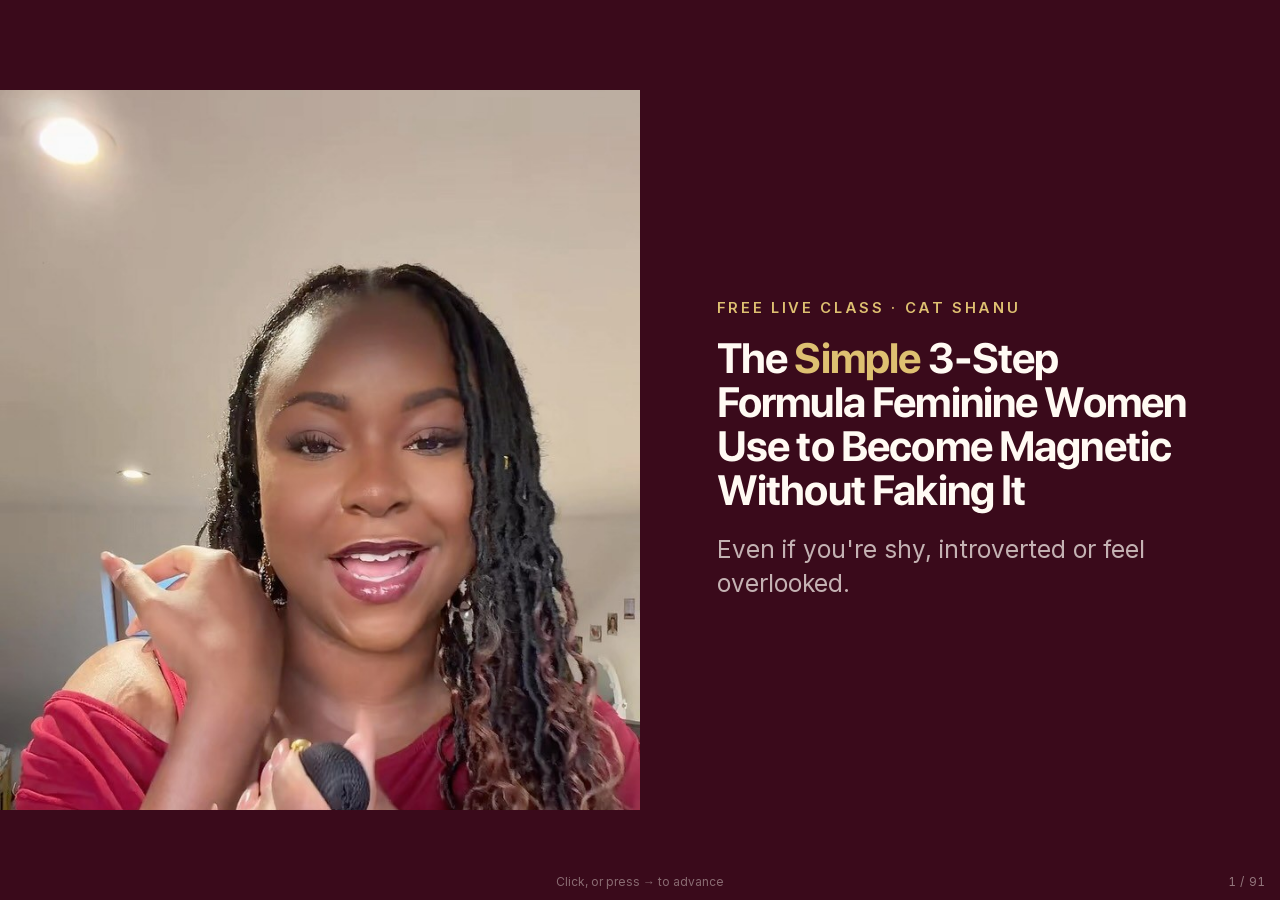
<file: webinar/index.html>
<!doctype html>
<html lang="en">
<head>
<meta charset="utf-8">
<meta name="viewport" content="width=device-width, initial-scale=1">
<meta name="robots" content="noindex">
  <link rel="icon" href="../assets/img/favicon.png" type="image/png" />
  <link rel="apple-touch-icon" href="../assets/img/apple-touch-icon.png" />
<title>The Simple 3-Step Formula · Cat Shanu</title>
<style>
@font-face{font-family:"SFD";src:url(../assets/fonts/sfpro-bold.woff2) format("woff2");font-weight:700;font-display:swap}
@font-face{font-family:"Inter";src:url(../assets/fonts/inter-normal.woff2) format("woff2");font-weight:100 900;font-display:swap}
:root{--ink:#f6ede6;--ink2:#fffaf6;--red:#9b1b30;--red2:#a57a3c;--deep:#5c0f1f;--cream:#2b1218;--mute:rgba(43,18,24,.66);--line:rgba(43,18,24,.12)}
*{box-sizing:border-box}
html,body{height:100%;margin:0}
body{overflow:hidden;background:#000;color:var(--cream);font-family:Inter,system-ui,sans-serif;-webkit-font-smoothing:antialiased}
#stage{position:fixed;left:50%;top:50%;transform:translate(-50%,-50%);width:min(100vw,177.78vh);height:min(56.25vw,100vh);overflow:hidden;background:var(--ink)}
.slide{position:absolute;inset:0;overflow:hidden;container-type:size;background:var(--ink)}
#bar{position:fixed;left:0;top:0;height:3px;background:var(--red);width:0;transition:width .3s ease;z-index:5}
#counter{position:fixed;right:14px;bottom:12px;z-index:5;font:12px/1 Inter,system-ui;color:var(--cream);opacity:.45;letter-spacing:.06em;font-variant-numeric:tabular-nums}
#hint{position:fixed;left:50%;bottom:12px;transform:translateX(-50%);z-index:5;font:12px/1 Inter;color:var(--cream);opacity:.4;transition:opacity .6s}

/* type */
h1,h2,h3{font-family:SFD,"SF Pro Display",-apple-system,Inter,sans-serif;font-weight:700;margin:0;letter-spacing:-.02em;line-height:1.04}
.h1{font-size:6.2cqw}.h2{font-size:4.6cqw}.h3{font-size:3.3cqw}
p{margin:0}
.sub{font-size:1.9cqw;line-height:1.4;color:var(--mute);margin-top:2.6cqh;max-width:46ch}
.eye{font:600 1.15cqw/1 Inter;letter-spacing:.18em;text-transform:uppercase;color:var(--red2);margin-bottom:3cqh}
.r{color:var(--red2)}
.brand{position:absolute;left:4cqw;top:5cqh;font:700 1.5cqw/1 SFD,Inter;color:var(--red2);letter-spacing:-.01em;z-index:3}

/* layouts */
.c{position:absolute;inset:0;display:flex;flex-direction:column;align-items:center;justify-content:center;text-align:center;padding:8cqh 9cqw}
.c .sub{margin-left:auto;margin-right:auto}
.redbg{background:var(--red)} .redbg .sub{color:rgba(255,255,255,.82)} .redbg .eye{color:#fff;opacity:.8}
.creambg{background:var(--cream);color:var(--ink)} .creambg .sub{color:rgba(14,13,13,.62)} .creambg .eye{color:var(--red)}
.full img.bg{position:absolute;top:0;right:0;width:56%;height:100%;object-fit:cover}
.full.rt img.bg{right:auto;left:0}
.full::after{content:"";position:absolute;inset:0;background:linear-gradient(90deg,var(--ink) 0%,var(--ink) 44%,rgba(14,13,13,.55) 52%,rgba(14,13,13,0) 64%)}
.full.rt::after{background:linear-gradient(270deg,var(--ink) 0%,var(--ink) 44%,rgba(14,13,13,.55) 52%,rgba(14,13,13,0) 64%)}
.full .tx{position:absolute;z-index:2;left:6cqw;top:50%;transform:translateY(-50%);max-width:40cqw}
.full.rt .tx{left:auto;right:6cqw}
.split{display:grid;grid-template-columns:1fr 1fr;height:100%}
.split .ph{position:relative;overflow:hidden}
.split .ph img{position:absolute;inset:0;width:100%;height:100%;object-fit:cover;object-position:50% 15%}
.split .tx{display:flex;flex-direction:column;justify-content:center;padding:0 6cqw}
.split.rev .ph{order:2}
.ph-frame{width:100%;height:100%;object-fit:cover;object-position:50% 15%;border-radius:1.4cqw}
.framed{position:absolute;inset:0;display:grid;grid-template-columns:1fr 1fr;align-items:center;gap:6cqw;padding:0 7cqw}
.framed .pic{height:72cqh;display:flex;align-items:center;justify-content:center}
.framed .pic img{max-height:72cqh;max-width:100%;border-radius:1.2cqw;box-shadow:0 3cqh 8cqh rgba(0,0,0,.5)}
.tilt{transform:rotate(-3deg)}
.pol{background:#fff;padding:1.2cqw 1.2cqw 5cqh;border-radius:.4cqw;box-shadow:0 3cqh 8cqh rgba(0,0,0,.5);transform:rotate(-4deg)}
.pol img{display:block;height:60cqh;width:auto;max-width:34cqw;object-fit:cover}
.cluster{display:flex;gap:2cqw;justify-content:center;align-items:center;margin-top:5cqh}
.cluster img{height:52cqh;width:auto;border-radius:1cqw;object-fit:cover;box-shadow:0 2cqh 6cqh rgba(0,0,0,.5)}
.cluster img:nth-child(2){transform:translateY(-3cqh)}
.cluster img:nth-child(odd){transform:rotate(-2deg)}

/* nodes */
.nodes{display:flex;align-items:flex-start;justify-content:center;gap:0;margin-top:9cqh;position:relative;width:100%}
.node{flex:1;display:flex;flex-direction:column;align-items:center;position:relative;padding:0 1.2cqw}
.node .dot{width:7.4cqw;height:7.4cqw;border-radius:50%;background:var(--ink2);border:.25cqw solid var(--red);display:grid;place-items:center;font:700 2.6cqw SFD;color:var(--cream);position:relative;z-index:2}
.node:not(:last-child)::after{content:"";position:absolute;top:3.7cqw;left:50%;width:100%;height:.25cqw;background:linear-gradient(90deg,var(--red),rgba(70,2,33,.25));z-index:1}
.node b{display:block;font:700 1.9cqw/1.2 SFD;margin-top:3cqh}
.node span{display:block;font-size:1.35cqw;line-height:1.4;color:var(--mute);margin-top:1.2cqh;max-width:22ch}
.creambg .node .dot{background:#fff;color:var(--ink)} .creambg .node span{color:rgba(14,13,13,.6)}

/* cards */
.grid{display:grid;gap:1.6cqw;margin-top:7cqh;width:100%}
.g2{grid-template-columns:1fr 1fr}.g3{grid-template-columns:repeat(3,1fr)}.g4{grid-template-columns:repeat(4,1fr)}
.card{background:var(--ink2);border:1px solid var(--line);border-radius:1.2cqw;padding:3.4cqh 1.8cqw;text-align:left}
.card .n{font:700 1.2cqw SFD;color:var(--red2);letter-spacing:.1em}
.card b{display:block;font:700 1.9cqw/1.2 SFD;margin-top:1.4cqh}
.card span{display:block;font-size:1.3cqw;line-height:1.45;color:var(--mute);margin-top:1cqh}
.creambg .card{background:#fff;border-color:rgba(14,13,13,.08)} .creambg .card span{color:rgba(14,13,13,.6)}

/* myth */
.myth{display:grid;grid-template-columns:1fr 1fr;height:100%}
.myth>div{display:flex;flex-direction:column;justify-content:center;padding:0 6cqw}
.myth .m{background:var(--ink2)} .myth .m h2{color:rgba(245,239,233,.45);text-decoration:line-through;text-decoration-color:var(--red);text-decoration-thickness:.35cqw}
.myth .t{background:var(--red)}
.myth .lab{font:600 1.2cqw Inter;letter-spacing:.2em;text-transform:uppercase;margin-bottom:3cqh;opacity:.75}

/* compare */
.cmp{display:grid;grid-template-columns:1fr 1fr;gap:2cqw;margin-top:6cqh;width:100%}
.cmp .col{border-radius:1.2cqw;padding:3.6cqh 2.4cqw;text-align:left}
.cmp .a{background:var(--ink2);border:1px solid var(--line)} .cmp .a h3{color:rgba(245,239,233,.5)}
.cmp .b{background:var(--red)}
.cmp ul{list-style:none;margin:2.6cqh 0 0;padding:0}
.cmp li{font-size:1.65cqw;line-height:1.35;padding:1.5cqh 0;border-top:1px solid rgba(255,255,255,.14)}
.cmp .a li{color:var(--mute)}

/* quote */
.q{position:absolute;inset:0;display:grid;grid-template-columns:38cqw 1fr;align-items:center}
.q .ph{height:100%;position:relative}.q .ph img{position:absolute;inset:0;width:100%;height:100%;object-fit:cover;object-position:50% 15%}
.q .tx{padding:0 7cqw}
.q blockquote{margin:0;font:700 3.4cqw/1.18 SFD;letter-spacing:-.015em}
.q cite{display:block;margin-top:4cqh;font:600 1.3cqw Inter;font-style:normal;letter-spacing:.14em;text-transform:uppercase;color:var(--red2)}
.stars{color:var(--red2);font-size:1.8cqw;letter-spacing:.3em;margin-bottom:3cqh}

/* chat prompt */
.chat{display:inline-flex;align-items:center;gap:1.2cqw;background:#fff;color:var(--ink);border-radius:5cqw;padding:2cqh 2.4cqw 2cqh 1.4cqw;margin-top:6cqh;box-shadow:0 2cqh 6cqh rgba(0,0,0,.35)}
.chat i{width:3.6cqw;height:3.6cqw;border-radius:50%;background:var(--red);display:grid;place-items:center;color:#fff;font:700 1.4cqw SFD;font-style:normal}
.chat b{font:700 2.4cqw SFD}
.caret{display:inline-block;width:.18cqw;height:2.6cqw;background:var(--red);margin-left:.4cqw;animation:blink 1s steps(1) infinite;vertical-align:middle}
@keyframes blink{50%{opacity:0}}

/* quiz */
.quiz{display:flex;gap:2cqw;margin-top:7cqh}
.quiz div{width:22cqw;padding:3.6cqh 0;border-radius:1.2cqw;border:.2cqw solid var(--line);font:700 2.8cqw SFD;transition:all .5s}
.quiz .on{background:var(--red);border-color:var(--red)}
.quiz .off{opacity:.3}
.reveal{opacity:0;transform:translateY(2cqh);transition:all .6s;margin-top:5cqh}
.reveal.in{opacity:1;transform:none}

/* stack */
.stack{width:100%;margin-top:5cqh;display:flex;flex-direction:column;gap:1.2cqh}
.stack .row{display:flex;align-items:center;justify-content:space-between;background:var(--ink2);border:1px solid var(--line);border-radius:1cqw;padding:2.1cqh 2.2cqw;font:700 1.8cqw SFD;text-align:left}
.stack .row em{font:500 1.25cqw Inter;font-style:normal;color:var(--mute)}
.stack .row.bn{border-color:rgba(168,194,86,.6)}
.stack .row.bn em{color:var(--red2)}
.btn{display:inline-block;margin-top:6cqh;background:var(--red);color:#fff;font:700 2.2cqw SFD;padding:2.8cqh 4cqw;border-radius:5cqw;box-shadow:0 2cqh 6cqh rgba(70,2,33,.4)}
.pill{display:inline-block;border:1px solid var(--line);border-radius:4cqw;padding:1.4cqh 2cqw;font-size:1.4cqw;color:var(--mute);margin-top:3cqh}

/* animations on mount */
.a1,.a2,.a3,.a4,.a5{opacity:0;transform:translateY(2.4cqh);animation:up .7s cubic-bezier(.2,.7,.2,1) forwards}
.a2{animation-delay:.18s}.a3{animation-delay:.36s}.a4{animation-delay:.54s}.a5{animation-delay:.72s}
@keyframes up{to{opacity:1;transform:none}}
.zoom img.bg{animation:kb 9s ease-out forwards}
@keyframes kb{from{transform:scale(1.08)}to{transform:scale(1)}}
html.reduced .a1,html.reduced .a2,html.reduced .a3,html.reduced .a4,html.reduced .a5{animation:none;opacity:1;transform:none}
html.reduced .zoom img.bg{animation:none}

/* demos */
.meter{width:70cqw;margin-top:8cqh;position:relative}
.meter .track{height:2.2cqh;border-radius:2cqh;background:linear-gradient(90deg,#3a3434,var(--red))}
.meter .lbls{display:flex;justify-content:space-between;margin-top:2.4cqh;font:600 1.5cqw Inter;color:var(--mute)}
.meter .needle{position:absolute;top:-2.4cqh;left:0;width:.5cqw;height:7cqh;background:var(--cream);border-radius:1cqw;transition:left 1.8s cubic-bezier(.3,.8,.2,1)}
.meter .tag{position:absolute;top:-9cqh;transform:translateX(-50%);font:700 1.6cqw SFD;background:var(--cream);color:var(--ink);padding:1cqh 1.2cqw;border-radius:.6cqw;white-space:nowrap;transition:left 1.8s cubic-bezier(.3,.8,.2,1)}
.kill{display:grid;grid-template-columns:repeat(4,1fr);gap:1.4cqw;margin-top:6cqh;width:100%}
.kill div{background:var(--ink2);border:1px solid var(--line);border-radius:1cqw;padding:3cqh 1.4cqw;text-align:left;opacity:.15;transition:all .45s}
.kill div.on{opacity:1;border-color:rgba(168,194,86,.55)}
.kill div.big{background:var(--red);border-color:var(--red)}
.kill i{font:700 1.2cqw SFD;color:var(--red2);font-style:normal;letter-spacing:.1em}
.kill div.big i{color:#fff}
.kill b{display:block;font:700 1.75cqw/1.2 SFD;margin-top:1.2cqh}
.tri{width:84cqh;height:62cqh;margin-top:4cqh;overflow:visible}
.tri line{stroke:var(--red);stroke-width:3;stroke-dasharray:400;stroke-dashoffset:400;transition:stroke-dashoffset 1s ease}
.tri.go line{stroke-dashoffset:0}
.tri circle{fill:var(--ink2);stroke:var(--red);stroke-width:3}
.tri text{fill:var(--cream);font:700 18px SFD,Inter;text-anchor:middle}
.tri .ctr{fill:var(--red2);font-size:13px;opacity:0;transition:opacity .6s 1.2s}
.tri.go .ctr{opacity:1}
.thermo{width:76cqw;margin-top:9cqh;position:relative}
.thermo .tube{height:3cqh;border-radius:3cqh;background:#2a2525;overflow:hidden}
.thermo .fill{height:100%;width:0;background:linear-gradient(90deg,#e8cfd6,var(--red));transition:width 3.2s cubic-bezier(.4,.1,.3,1)}
.thermo .steps{display:flex;justify-content:space-between;margin-top:3cqh}
.thermo .steps span{font:700 1.6cqw SFD;opacity:.25;transition:opacity .4s;width:20%;text-align:center}
.thermo .steps span.on{opacity:1}
.big{font:700 22cqh/1 SFD;color:var(--red2);letter-spacing:-.04em}
.pp{display:flex;gap:4cqw;align-items:center;margin-top:7cqh}
.pp div{width:20cqw;padding:4cqh 0;border-radius:1.2cqw;font:700 2.6cqw SFD;background:var(--ink2);border:1px solid var(--line)}
.pp .pull{animation:pull 2.4s ease-in-out infinite}
.pp .push{animation:push 2.4s ease-in-out infinite;background:var(--red);border-color:var(--red)}
@keyframes pull{50%{transform:translateX(3cqw)}}
@keyframes push{50%{transform:translateX(-3cqw)}}
html.reduced .pp div{animation:none}
.cover{height:66cqh;border-radius:1cqw;box-shadow:0 3cqh 8cqh rgba(0,0,0,.55);transform:rotate(-4deg)}
.shots{display:flex;gap:2.4cqw;justify-content:center;margin-top:5cqh}
.shots img{height:58cqh;border-radius:1.2cqw;box-shadow:0 3cqh 8cqh rgba(0,0,0,.5)}
.shots img:nth-child(1){transform:rotate(-3deg)}.shots img:nth-child(3){transform:rotate(3deg)}
.faq .q2{font:700 4.4cqw/1.12 SFD;max-width:20ch}
.faq .tag{font:600 1.2cqw Inter;letter-spacing:.2em;text-transform:uppercase;color:var(--red2);margin-bottom:4cqh}

/* Cat's own colours (her YouTube thumbnails): plum, gold, white. One solid tone, plain photos, no fades or motion. */
:root{--ink:#3a0a1b;--ink2:#4a1527;--red:#dec071;--red2:#dec071;--deep:#2a0613;--cream:#fffaf3;--mute:rgba(255,250,243,.7);--line:rgba(255,250,243,.14)}
body{background:#3a0a1b}
.redbg,.myth .t,.cmp .b,.quiz .on,.btn{background:#fffaf3;color:#3a0a1b}
.redbg .eye{color:#9a7a34;opacity:1} .redbg .sub,.myth .t .lab{color:rgba(58,10,27,.7)} .cmp .b li{border-top-color:rgba(58,10,27,.12)}
.redbg h1 span[style]{color:#9a7a34!important}
.creambg{background:#fffaf3;color:#3a0a1b} .creambg .sub{color:rgba(58,10,27,.7)} .creambg .eye{color:#9a7a34}
.creambg .chat{background:#3a0a1b;color:#fffaf3} .chat{color:#3a0a1b} .chat i{background:#dec071;color:#3a0a1b} .caret{background:#dec071}
.full::after,.full.rt::after{display:none}
.full img.bg{width:50%;mask-image:none;-webkit-mask-image:none}
.full .tx{max-width:38cqw}
.split .ph{border-radius:0;box-shadow:none}
.q .ph{border-radius:0;box-shadow:none}
.myth .m{background:var(--ink)} .myth .m h2{color:rgba(255,250,243,.45)}
.stack .row.bn,.kill div.on{border-color:rgba(222,192,113,.6)}
.kill div.big{background:#dec071;color:#3a0a1b;font:inherit;letter-spacing:normal} .kill div.big i{color:#3a0a1b}
.meter .track{background:linear-gradient(90deg,#6b2a3e,#dec071)}
.thermo .fill{background:#dec071}
.node:not(:last-child)::after{background:rgba(222,192,113,.5)}
.btn{box-shadow:none}
.redbg .btn{background:#3a0a1b!important;color:#fffaf3!important}
.framed .pic img,.cluster img,.shots img,.pol,.cover,.card,.stack .row,.kill div,.pp div,.chat{box-shadow:none}
.tilt,.pol,.cover,.cluster img:nth-child(odd),.cluster img:nth-child(2){transform:none}
.framed .pic img,.shots img,.cover{border-radius:.6cqw}
.shots img{height:auto;max-height:58cqh;max-width:27cqw;object-fit:contain}
.a1,.a2,.a3,.a4,.a5{animation:none;opacity:1;transform:none}
.reveal{transition:none}
.zoom img.bg{animation:none}
.kill div,.quiz div{transition:none}
</style>
</head>
<body>
<div id="stage" aria-live="polite"></div>
<div id="bar"></div>
<div id="counter"></div>
<div id="hint">Click, or press → to advance</div>

<script>
const DECK = (function(){
  const reduced = matchMedia('(prefers-reduced-motion: reduce)').matches;
  if (reduced) document.documentElement.classList.add('reduced');
  const stage = document.getElementById('stage');
  const bar = document.getElementById('bar');
  const counter = document.getElementById('counter');
  let current = 0, SLIDES = [];
  function show(i){
    if (!SLIDES.length) return;
    current = Math.max(0, Math.min(SLIDES.length - 1, i));
    const s = SLIDES[current];
    const el = document.createElement('section');
    el.className = 'slide';
    el.innerHTML = (typeof s === 'string') ? s : (s.html || '');
    stage.replaceChildren(el);
    if (s && typeof s.onMount === 'function') s.onMount(el, { reduced });
    bar.style.width = (current / Math.max(1, SLIDES.length - 1) * 100) + '%';
    counter.textContent = (current + 1) + ' / ' + SLIDES.length;
    if (current > 0) document.getElementById('hint').style.opacity = 0;
  }
  const next = () => show(current + 1);
  const prev = () => show(current - 1);
  addEventListener('keydown', e => {
    if (['ArrowRight',' ','Spacebar','PageDown'].includes(e.key)){ e.preventDefault(); next(); }
    else if (['ArrowLeft','PageUp'].includes(e.key)){ e.preventDefault(); prev(); }
    else if (e.key === 'Home'){ show(0); }
    else if (e.key === 'End'){ show(SLIDES.length - 1); }
  });
  addEventListener('click', e => { (e.clientX < innerWidth * 0.33 ? prev : next)(); });
  function load(slides){ SLIDES = slides || []; show((+new URLSearchParams(location.search).get('s')||1)-1); }
  return { load, show, next, prev, reduced };
})();

/* ---------- slide builders (design + copy live here) ---------- */
const I = n => `../assets/img/deck/${n}?v=4`;
const P = {
  sea:'c-sea.jpg', red:'c-red.jpg', red2:'c-red2.jpg', red3:'c-red3.jpg', tea:'c-tea.jpg', desk:'c-desk.jpg', flowers:'c-flowers.jpg',
  champ:'c-champ.jpg', dinner:'c-dinner.jpg', square:'c-square.jpg', close:'c-close.jpg', paris:'c-paris.jpg', yoga:'c-yoga.jpg'
};
const B = `<div class="brand">the femme guide.</div>`;
const eye = t => t ? `<div class="eye a1">${t}</div>` : '';
const sub = t => t ? `<p class="sub a3">${t}</p>` : '';

const full = (img, h, s, o={}) => `<div class="full zoom ${o.rt?'rt':''}" style="position:absolute;inset:0">
  <img class="bg" src="${I(P[img]||img)}" alt="" style="object-position:${o.pos||'50% 15%'}">
  <div class="tx">${eye(o.eye)}<h2 class="${o.size||'h2'} a2">${h}</h2>${sub(s)}</div></div>`;
const split = (img, h, s, o={}) => `<div class="split ${o.rev?'rev':''}">
  <div class="ph"><img src="${I(P[img]||img)}" alt="" style="object-position:${o.pos||'50% 15%'}"></div>
  <div class="tx">${eye(o.eye)}<h2 class="${o.size||'h2'} a2">${h}</h2>${sub(s)}</div></div>`;
const text = (h, s, o={}) => `<div class="c ${o.bg||''}">${B}${eye(o.eye)}<h1 class="${o.size||'h1'} a2">${h}</h1>${sub(s)}</div>`;
const divider = (n, h, s) => `<div class="c redbg"><div class="eye a1">${n}</div><h1 class="h1 a2" style="font-size:8cqw">${h}</h1>${sub(s)}</div>`;
const framed = (img, h, s, o={}) => `<div class="framed ${o.bg||''}" ${o.bg?'style="position:absolute;inset:0"':''}>
  <div class="tx" style="text-align:left">${eye(o.eye)}<h2 class="h2 a2">${h}</h2>${sub(s)}</div>
  <div class="pic a3"><img class="${o.tilt?'tilt':''}" src="${I(img)}" alt=""></div></div>`;
const polaroid = (img, h, s, o={}) => `<div class="framed"><div class="tx" style="text-align:left">${eye(o.eye)}<h2 class="h2 a2">${h}</h2>${sub(s)}</div>
  <div class="pic a3"><div class="pol"><img src="${I(P[img]||img)}" alt=""></div></div></div>`;
const cluster = (imgs, h, s, o={}) => `<div class="c">${eye(o.eye)}<h2 class="h3 a2">${h}</h2>
  <div class="cluster a3">${imgs.map(i=>`<img src="${I(P[i]||i)}" alt="">`).join('')}</div>${s?`<p class="sub a4" style="margin-top:3cqh">${s}</p>`:''}</div>`;
const nodes = (h, items, o={}) => `<div class="c ${o.bg||''}">${eye(o.eye)}<h2 class="h2 a2">${h}</h2>
  <div class="nodes a3">${items.map((it,i)=>`<div class="node"><div class="dot">${it[2]||i+1}</div><b>${it[0]}</b>${it[1]?`<span>${it[1]}</span>`:''}</div>`).join('')}</div></div>`;
const cards = (h, items, cols, o={}) => `<div class="c ${o.bg||''}">${eye(o.eye)}<h2 class="h2 a2">${h}</h2>
  <div class="grid g${cols} a3">${items.map((it,i)=>`<div class="card"><div class="n">${String(i+1).padStart(2,'0')}</div><b>${it[0]}</b>${it[1]?`<span>${it[1]}</span>`:''}</div>`).join('')}</div></div>`;
const myth = (m, t) => `<div class="myth"><div class="m"><div class="lab">Myth</div><h2 class="h2 a1">${m}</h2></div>
  <div class="t"><div class="lab">Truth</div><h2 class="h2 a3">${t}</h2></div></div>`;
const compare = (h, a, al, b, bl, o={}) => `<div class="c">${eye(o.eye)}<h2 class="h2 a1">${h}</h2><div class="cmp">
  <div class="col a a2"><h3 class="h3">${a}</h3><ul>${al.map(x=>`<li>${x}</li>`).join('')}</ul></div>
  <div class="col b a4"><h3 class="h3">${b}</h3><ul>${bl.map(x=>`<li>${x}</li>`).join('')}</ul></div></div></div>`;
const quote = (img, q, who, o={}) => `<div class="q ${o.bg||''}" style="${o.bg?'':'background:var(--ink)'}">
  <div class="ph"><img src="${I(P[img]||img)}" alt=""></div>
  <div class="tx"><div class="stars a1">★★★★★</div><blockquote class="a2">${q}</blockquote><cite class="a3">${who}</cite></div></div>`;
const yes = (h, word='YES', o={}) => `<div class="c ${o.bg||'redbg'}">${eye(o.eye||'Type in the chat')}<h2 class="h2 a2" style="max-width:22ch">${h}</h2>
  <div class="chat a4"><i>C</i><b>${word}</b><span class="caret"></span></div></div>`;
const faq = q => `<div class="c faq creambg" style="position:absolute;inset:0">${B}<div class="tag a1">Questions I get asked</div><div class="q2 a2">${q}</div></div>`;


/* demos */
const meter = (h, s, at, label) => ({ html:`<div class="c">${eye('Where most women end up')}<h2 class="h2 a1">${h}</h2>
  <div class="meter a2"><div class="tag" style="left:0">${label}</div><div class="needle" style="left:0"></div><div class="track"></div>
  <div class="lbls"><span>Respected, but overlooked</span><span>Remembered and pursued</span></div></div>${sub(s)}</div>`,
  onMount(el,{reduced}){ const n=el.querySelector('.needle'),t=el.querySelector('.tag');
    const go=()=>{n.style.left=at+'%';t.style.left=at+'%'}; reduced?go():setTimeout(go,350);} });
const killers = (focus) => ({ html:`<div class="c">${eye('The 7 habits that keep you overlooked')}<h2 class="h2 a1">${focus?'The biggest one is stripping away your softness.':'Most women have at least three of these.'}</h2>
  <div class="kill">${['Trying to be the loudest in the room','Faking extrovert energy','Closed-off body language','Saving your best clothes for later','Saying yes to everything','Chasing instead of receiving','Stripping away your softness to be taken seriously','']
   .map((k,i)=>k?`<div data-i="${i}"><i>${String(i+1).padStart(2,'0')}</i><b>${k}</b></div>`:'<div style="visibility:hidden"></div>').join('')}</div></div>`,
  onMount(el,{reduced}){ const ds=[...el.querySelectorAll('.kill div[data-i]')];
    if(focus){ds.forEach(d=>{d.classList.add('on'); if(d.dataset.i==='6') d.classList.add('big'); else d.style.opacity=.25}); return;}
    ds.forEach((d,i)=>reduced?d.classList.add('on'):setTimeout(()=>d.classList.add('on'),400+i*260)); } });
const triangle = (h, s, labels) => ({ html:`<div class="c">${eye(s)}<h2 class="h2 a1">${h}</h2>
  <svg class="tri" viewBox="-60 -24 420 310"><line x1="150" y1="40" x2="40" y2="220"/><line x1="40" y1="220" x2="260" y2="220"/><line x1="260" y1="220" x2="150" y2="40"/>
  <circle cx="150" cy="40" r="30"/><circle cx="40" cy="220" r="30"/><circle cx="260" cy="220" r="30"/>
  <text x="150" y="46">1</text><text x="40" y="226">2</text><text x="260" y="226">3</text>
  <text x="150" y="-4" style="font-size:14px">${labels[0]}</text><text x="40" y="276" style="font-size:14px">${labels[1]}</text><text x="260" y="276" style="font-size:14px">${labels[2]}</text>
  <text class="ctr" x="150" y="168">Magnetic</text></svg></div>`,
  onMount(el,{reduced}){ const t=el.querySelector('.tri'); reduced?t.classList.add('go'):setTimeout(()=>t.classList.add('go'),300);} });
const thermo = { html:`<div class="c">${eye('Step 3 · Become the woman people remember')}<h2 class="h2 a1">How a room starts to remember you.</h2>
  <div class="thermo a2"><div class="tube"><div class="fill"></div></div>
  <div class="steps"><span>You walk in</span><span>Open body language</span><span>Serene stillness</span><span>Warm conversation</span><span>They want more of your time</span></div></div>
  <p class="sub a3">No cheesy social-climbing tricks.</p></div>`,
  onMount(el,{reduced}){ const f=el.querySelector('.fill'),ss=[...el.querySelectorAll('.steps span')];
    if(reduced){f.style.width='100%';ss.forEach(s=>s.classList.add('on'));return;}
    setTimeout(()=>f.style.width='100%',300); ss.forEach((s,i)=>setTimeout(()=>s.classList.add('on'),400+i*700)); } };
const counter = (end, h, s, suffix='') => ({ html:`<div class="c">${B}<div class="big a1"><span class="num">0</span>${suffix}</div><h2 class="h3 a2" style="margin-top:3cqh">${h}</h2>${sub(s)}</div>`,
  onMount(el,{reduced}){ const n=el.querySelector('.num'); if(reduced){n.textContent=end;return;}
    const t0=performance.now(),d=1300;(function tick(now){const p=Math.min(1,(now-t0)/d),e=1-Math.pow(1-p,3);n.textContent=Math.round(end*e);if(p<1)requestAnimationFrame(tick)})(t0);} });
const quiz = { html:`<div class="c">${B}${eye('Quick quiz before we start')}<h2 class="h2 a1" style="max-width:20ch">True or false: to be noticed, you need to be louder.</h2>
  <div class="quiz a2"><div class="t">True</div><div class="f">False</div></div>
  <p class="sub reveal">False. The women people remember carry a serene stillness that is mysterious yet warm. I\'ll show you how.</p></div>`,
  onMount(el,{reduced}){ const go=()=>{el.querySelector('.f').classList.add('on');el.querySelector('.t').classList.add('off');el.querySelector('.reveal').classList.add('in')}; reduced?go():setTimeout(go,1600);} };
const shots = (e, h, imgs) => ({ html:`<div class="c">${eye(e)}<h2 class="h3 a1">${h}</h2><div class="shots a2">${imgs.map(i=>`<img src="${I('../proof/'+i)}" alt="">`).join('')}</div></div>` });

const PILLARS = [['Refine your presence','So it speaks before you do'],['Soften without becoming a doormat','Grace, standards and boundaries'],['Become the woman people remember','Magnetic, mysterious yet warm']];

DECK.load([
/* ===== 1 HOOK ===== */
full('red3', 'The <span class="r">Simple</span> 3-Step Formula Feminine Women Use to Become Magnetic Without Faking It', 'Even if you\'re shy, introverted or feel overlooked.', {eye:'Free live class · Cat Shanu', size:'h3', pos:'50% 20%', rt:true}),
quiz,
full('champ', 'Grab a cup of tea, or a glass of something nice.', 'Tonight is for you.', {rt:true, pos:'50% 50%'}),
split('square', 'Hi, I\'m Cat.', 'I\'m an award-winning femininity coach. I help women become more feminine without faking it.', {eye:'Your host tonight', pos:'50% 30%'}),
yes('Where are you watching from tonight?', 'London, UK', {bg:'creambg'}),
text('Tonight is for women who are <span class="r">done</span> being overlooked.', 'And ready to be remembered.'),

/* ===== 2 PAIN ===== */
cards('Stop me if any of these sound familiar.', [['You\'ve done the work','The books, the journaling, the femininity rules'],['You\'re respected','But your presence isn\'t opening the right doors'],['You feel overlooked','Online, in meetings, in rooms you know you could own'],['You think you must harden up','To be taken seriously']], 4, {eye:'This is for you if'}),
full('dinner', 'You walk into the room.', 'And it feels like nobody really sees you.', {pos:'50% 60%'}),
full('flowers', 'You romanticise a softer life online.', 'But it still feels like it belongs to someone else.', {rt:true, pos:'50% 40%'}),
meter('Most women get stuck on the left.', 'Liked and respected. Rarely remembered.', 22, 'You are here'),
split('tea', 'You don\'t want a whole new personality.', 'You want refinement, not an unrealistic life overhaul.', {rev:true, size:'h3', pos:'50% 35%'}),
yes('Type YES if one of these sounds like you.'),

/* ===== 3 TEASE ===== */
nodes('Tonight I\'ll walk you through the 3 steps.', PILLARS, {eye:'What you\'ll learn'}),
killers(false),
framed('gift-ebook.jpg', 'You got a free gift when you signed up.', 'My e-book, How to be Authentically Feminine in 21 Days. It\'s waiting in the WhatsApp group.', {eye:'Free gift', tilt:true}),

/* ===== 4 EXCITE ===== */
full('sea', 'Imagine your presence speaking before you do.', '', {rt:true, pos:'50% 20%'}),
full('paris', 'Imagine people saying, "She\'s elegant and respected, but there\'s something sweet and warm about her."', '', {rt:true, size:'h3', pos:'50% 70%'}),
quote('red', 'Wins: started seeing an affluent man, signed up 3 clients for my business, learning to do my hair and makeup better.', 'Yvonne · Member'),

/* ===== 5 SOCIAL PROOF ===== */
full('close', 'So why listen to me?', '', {eye:'My story', pos:'50% 30%'}),
split('red2', 'I grew up shy and insecure.', 'I felt worthy of better things in life, but I didn\'t know how to communicate that.', {pos:'50% 30%'}),
split('desk', 'I was fed up with missing out on opportunities.', 'And great men. So I used specific strategies, one by one, until it changed.', {rev:true, pos:'50% 25%'}),
counter(152, 'countries where I\'ve coached women.', 'Hundreds of women so far.', ''),
counter(200, 'reviews and testimonials.', 'Videos and screenshots, all real.', '+'),
text('Award-winning femininity coach.', 'Featured in the Daily Mail and Refinery29.', {eye:'As seen in', size:'h2'}),
framed('press.jpg', 'You might have seen me here.', '', {eye:'Press'}),
shots('What they say', 'Here\'s what my members send me.', ['p-lucinda.jpg','p-jessica.jpg','p-elizabeth.jpg']),
quote('square', 'Late win: I got engaged.', 'Elizabeth · Member'),
quote('sea', 'I\'m starting to buy myself better quality clothes.', 'Elisheba · Member'),
quote('red3', 'My god Cat, I have like 12 pages of notes and Module 4 isn\'t even up yet!', 'Workshop student'),

/* ===== 6 PARADIGM ===== */
divider('Before we start', 'The <span style="color:var(--ink)">biggest</span> mistake feminine women make'),
compare('There are two ways to be seen.', 'Performing', ['Being the loudest in the room','Pretending to be an extrovert','Hardening up to be taken seriously'], 'Magnetic', ['A presence that speaks first','Calm, warm stillness','Soft and still respected']),
killers(true),
split('tea', 'When you strip away your softness, people stop seeing the real you.', 'And the right people walk past.', {pos:'50% 35%'}),
full('yoga', 'And here\'s the truth: it\'s not your fault.', 'Nobody teaches this. Most advice tells you to fake it.', {rt:true, pos:'50% 50%'}),
myth('You need to be louder to be noticed.', 'You need to be more refined.'),
triangle('Magnetism isn\'t luck.', 'It\'s three steps done in order', ['Presence','Softness','Memorable']),

/* ===== 7 TRAINING · STEP 1 ===== */
divider('Step 1 of 3', 'Refine your presence', 'So it speaks before you do.'),
myth('Save your best things for a special occasion.', 'Wear them now. Later is now.'),
full('champ', 'Your presence should speak before you do.', 'And your digital identity should mirror your highest self.', {pos:'50% 50%'}),
nodes('Three places to glow up.', [['Physically','Your style, your grooming, your posture'],['Digitally','What people see before they meet you'],['Socially','Who you spend your time with']], {eye:'Step 1 · Refine your presence'}),
compare('Same woman. Two different first impressions.', 'Unrefined', ['Clothes saved for "one day"','A profile that says nothing about her','Rushing into every room'], 'Refined', ['Dressed for the life she wants','An image that matches who she is','Walks in slowly, calm and warm']),
split('paris', 'Refinement isn\'t about money.', 'It\'s small, practical choices you make every day.', {rev:true, eye:'Step 1 · Refine your presence', size:'h3', pos:'50% 70%'}),
quote('red2', 'Investing in myself and getting makeup lessons... and getting comfortable in front of cameras!', 'Jessica · Member'),
yes('Type YES if you\'ve been saving your best clothes for later.'),

/* ===== 7 TRAINING · STEP 2 ===== */
divider('Step 2 of 3', 'Soften without becoming a doormat', 'Grace, standards and boundaries.'),
myth('Soft means saying yes to everything.', 'Soft means graceful, with clear standards.'),
full('sea', 'You won\'t have to strip away your softness to be taken seriously.', '', {rt:true, pos:'50% 20%'}),
nodes('What a soft woman with standards does.', [['She communicates her standards','Kindly, and without apologising'],['She holds her boundaries','Gracefully, without a fight'],['She receives','Instead of chasing']], {eye:'Step 2 · Soften'}),
compare('Two ways to handle the same moment.', 'Doormat', ['Says yes to keep the peace','Over-explains every no','Chases to feel chosen'], 'Soft with standards', ['Says no warmly','Keeps it short and kind','Lets the right people come to her']),
shots('Step 2 · Soften', 'Small changes, real results.', ['p-yvonne.jpg','p-elisheba.jpg','p-engaged2.jpg']),
quote('close', 'My fiancé... has been supportive to say the least, and kind.', 'Elizabeth · Member'),
yes('Type YES if you\'re practising one kind "no" this week.'),

/* ===== 7 TRAINING · STEP 3 ===== */
divider('Step 3 of 3', 'Become the woman people remember', 'Magnetic, mysterious yet warm.'),
myth('Be the life of the party.', 'Carry a serene stillness.'),
full('dinner', 'You don\'t need to be the loudest woman in the room.', 'Quiet type or social butterfly, you can learn to work a room with charm.', {rt:true, pos:'50% 60%'}),
thermo,
compare('Two women walk into the same room.', 'Forgettable', ['Rushes and fidgets','Arms crossed, eyes on the phone','Talks to fill the silence'], 'Unforgettable', ['Moves slowly and calmly','Open body language','Warm, curious, unhurried']),
framed('../proof/p-notes.jpg', '"I\'m truly amazed at the level of detail you dove deep into!"', 'That\'s what step 3 feels like from the inside.', {eye:'Step 3 · Become the woman people remember'}),
quote('red', 'I\'m receiving all kinds of opportunities to make passive income. I\'m blessed!', 'Lucinda · Member'),
yes('Type YES if you\'re trying the slow walk-in this week.'),

/* ===== 8 COMMITMENT ===== */
triangle('Presence. Softness. Memorable.', 'Here\'s the whole thing on one slide', ['Presence','Softness','Memorable']),
yes('Can you see why trying harder never worked?', 'YES', {bg:'creambg'}),
yes('Can you picture walking into a room as this woman?', 'YES', {bg:'creambg'}),
full('flowers', 'Think about the last room where you felt invisible.', 'Which of the three was missing?', {pos:'50% 40%'}),

/* ===== 9 TRANSITION ===== */
split('close', 'Now you know what to do.', 'The hard part is doing it with nobody in your corner.', {pos:'50% 30%'}),
nodes('From here you\'ve got three paths.', [['Do nothing','Another year of feeling overlooked'],['Figure it out alone','More books, more videos, more guessing'],['Let me help you','A plan built for you, with me in your corner']], {eye:'Your choice'}),
full('yoga', 'Another year of watching other women get the rooms, the clients and the men.', 'That\'s what doing nothing actually costs.', {rt:true, pos:'50% 50%'}),
yes('Can I show you how we could work on this together?'),

/* ===== 10 OFFER ===== */
divider('Introducing', 'Private Coaching with Cat', 'My 1:1 coaching for women who have decided to settle for nothing less than the best.'),
nodes('Three steps. Done with me.', [['Presence','We refine your image together','1'],['Softness','We set your standards and boundaries','2'],['Memorable','I help you own every room','3']], {eye:'How it works'}),
cards('Step 1 · Presence', [['Your style and image','Physically, digitally and socially'],['Your first impression','What people see before you speak'],['Your daily refinements','Small habits that add up']], 3, {eye:'Private Coaching with Cat'}),
cards('Step 2 · Softness', [['Your standards','Said kindly, held calmly'],['Your boundaries','Without becoming hard'],['Receiving','Instead of chasing']], 3, {eye:'Private Coaching with Cat'}),
cards('Step 3 · Memorable', [['Body language','From unapproachable to open'],['Working a room','With charm, introvert or not'],['Relationships','Love, friends and business']], 3, {eye:'Private Coaching with Cat'}),
cards('What you get with me.', [['Two private 1:1 calls a month','One hour each, just you and me'],['Live voice and text support','Between our calls'],['Full access to The Level Up Club','Every module, live and community']], 3, {eye:'Private Coaching with Cat'}),
text('No faking it. No hardening up. No overhaul.', 'Just you, refined.', {bg:'redbg', size:'h2'}),

/* ===== 11 PRICE (no number) ===== */
split('square', 'There\'s no price on a slide.', 'Every plan is built around you. We talk about fit first.', {eye:'Investment', rev:true, pos:'50% 30%'}),

/* ===== 12 BONUSES ===== */
split('red2', 'Bonus: The Art of Confidence.', 'From beginner to pro in believing in yourself.', {eye:'Bonus #1', pos:'50% 30%'}),
split('dinner', 'Bonus: The Art of Seduction.', 'My seduction black book, for feminine women.', {eye:'Bonus #2', pos:'50% 60%'}),
framed('gift-ebook.jpg', 'Bonus: How to be Authentically Feminine in 21 Days.', 'The 7 feminine archetypes and 21 daily actions.', {eye:'Bonus #3', tilt:true}),
{ html:`<div class="c">${eye('Everything you get')}<h2 class="h2 a1">Private Coaching with Cat</h2><div class="stack a2">
  ${[['Two private 1:1 calls a month','Presence · Softness · Memorable'],['Live voice and text support','Included'],['Full access to The Level Up Club','Included']].map(r=>`<div class="row"><span>${r[0]}</span><em>${r[1]}</em></div>`).join('')}
  ${[['The Art of Confidence','Bonus'],['The Art of Seduction','Bonus'],['How to be Authentically Feminine in 21 Days','Bonus']].map(r=>`<div class="row bn"><span>${r[0]}</span><em>${r[1]}</em></div>`).join('')}
  </div></div>` },

/* ===== 13 RISK REVERSAL ===== */
full('sea', 'If it\'s not a fit, I\'ll tell you.', 'The call is free. No pressure, no obligation.', {rt:true, eye:'My promise', pos:'50% 20%'}),

/* ===== 14 URGENCY + CTA ===== */
text('It\'s 1:1, so I can only take a few women at a time.', 'When the spots are gone, the next ones open next month.', {eye:'Why now', size:'h2'}),
{ html:`<div class="c redbg">${B.replace('class="brand"','class="brand" style="color:#fff"')}<div class="eye a1">Your next step</div><h1 class="h1 a2" style="max-width:18ch">Book your free call with me</h1>
  <p class="sub a3">We look at where you are and where you want to be.</p><div class="btn a4" style="background:#fff;color:var(--red)">See if you qualify</div></div>` },
cards('What happens on the call.', [['We look at where you are','What\'s working and what isn\'t'],['We find what\'s holding you back','The first things to refine'],['You leave with a plan','Whether we work together or not']], 3, {eye:'Your free call'}),
faq('Will I work with you directly?'),
faq('What if I\'m an introvert?'),
faq('What if I\'ve already read all the books?'),
faq('How soon will I feel a difference?'),
faq('Is there an application?'),
full('red3', 'You don\'t need to fake it. You need a <span class="r">better plan.</span>', 'Click below and see if you qualify.', {rt:true, size:'h2', pos:'50% 20%'}),
{ html:`<div class="c">${B}<div class="eye a1">Thanks for staying</div><h2 class="h2 a2">Don\'t forget your free gift.</h2>
  <div class="a3" style="margin-top:5cqh;display:flex;gap:4cqw;align-items:center"><img class="cover" style="height:46cqh" src="${I('gift-ebook.jpg')}" alt=""><div style="text-align:left"><p class="sub" style="margin:0">Things to unlearn on your femininity journey: my checklist, in the WhatsApp group</p><div class="btn">See if you qualify</div></div></div></div>` }
]);
</script>
</body>
</html>
</file>
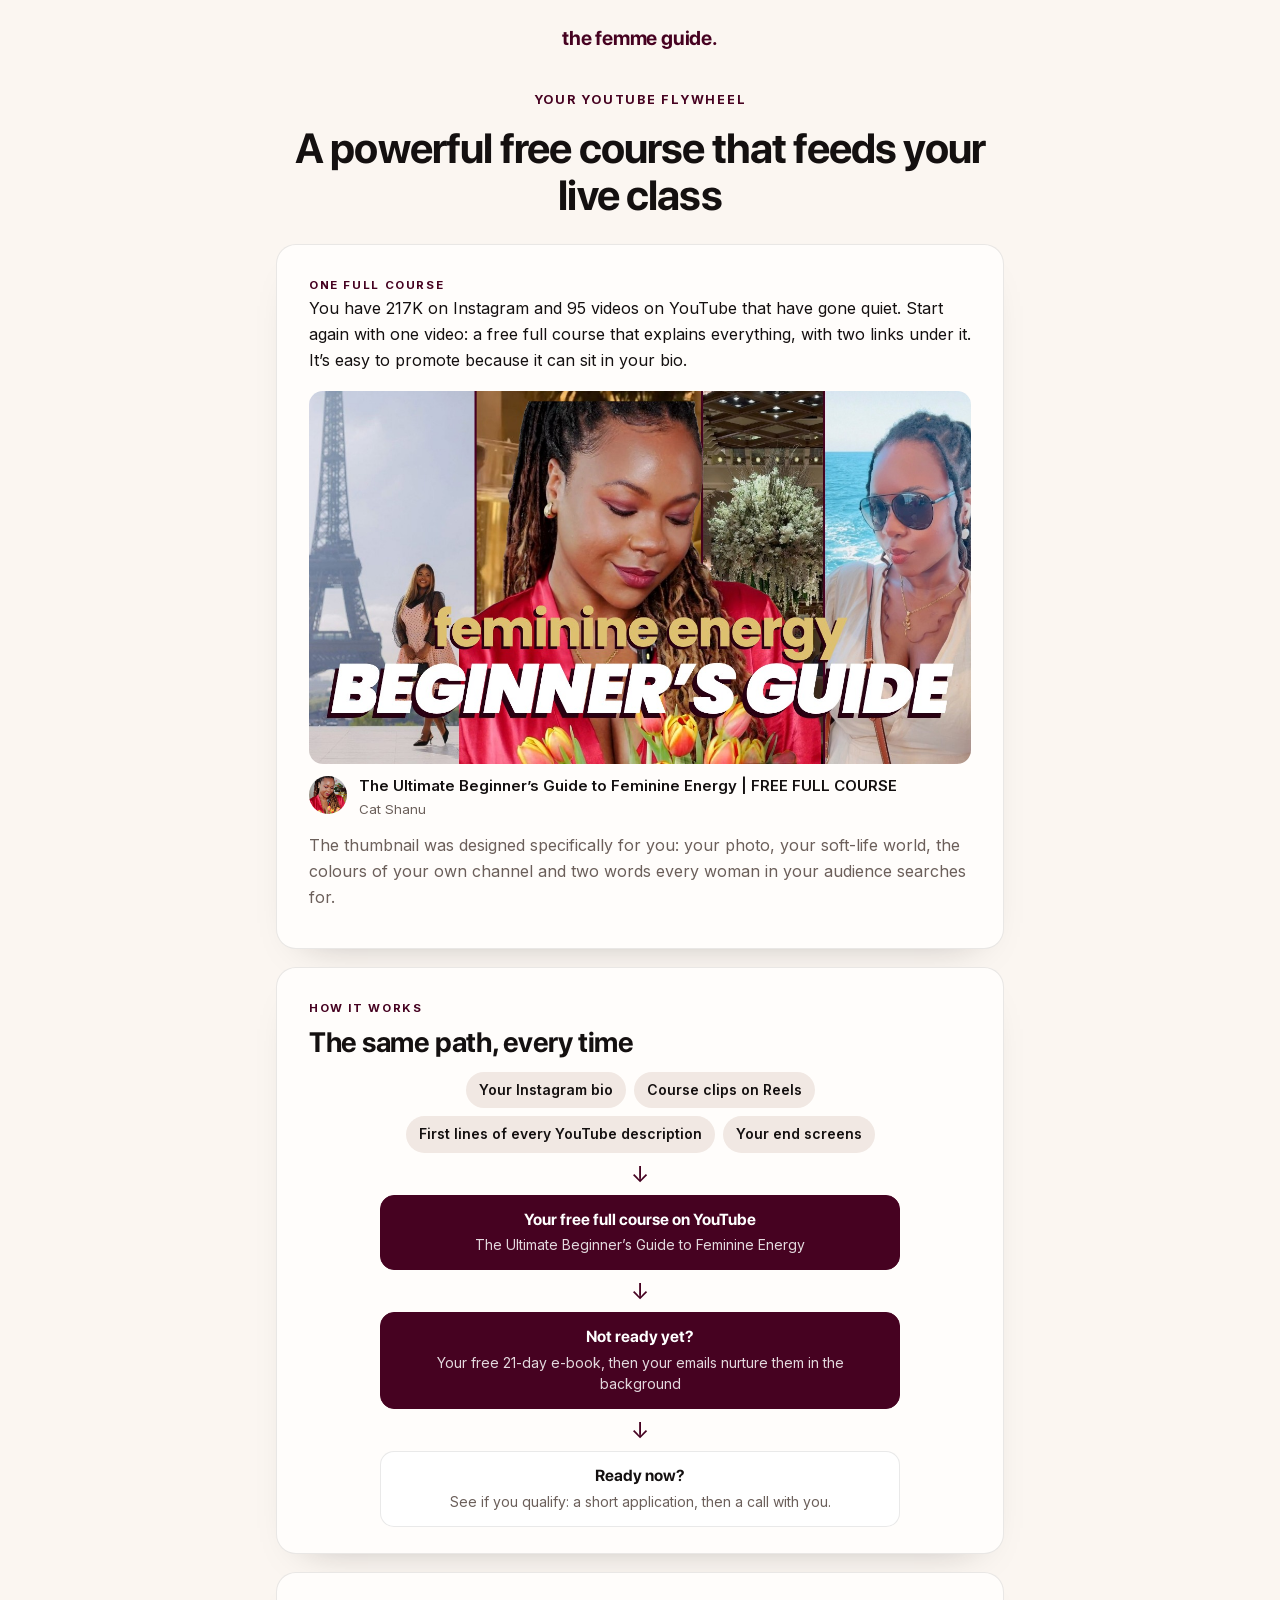
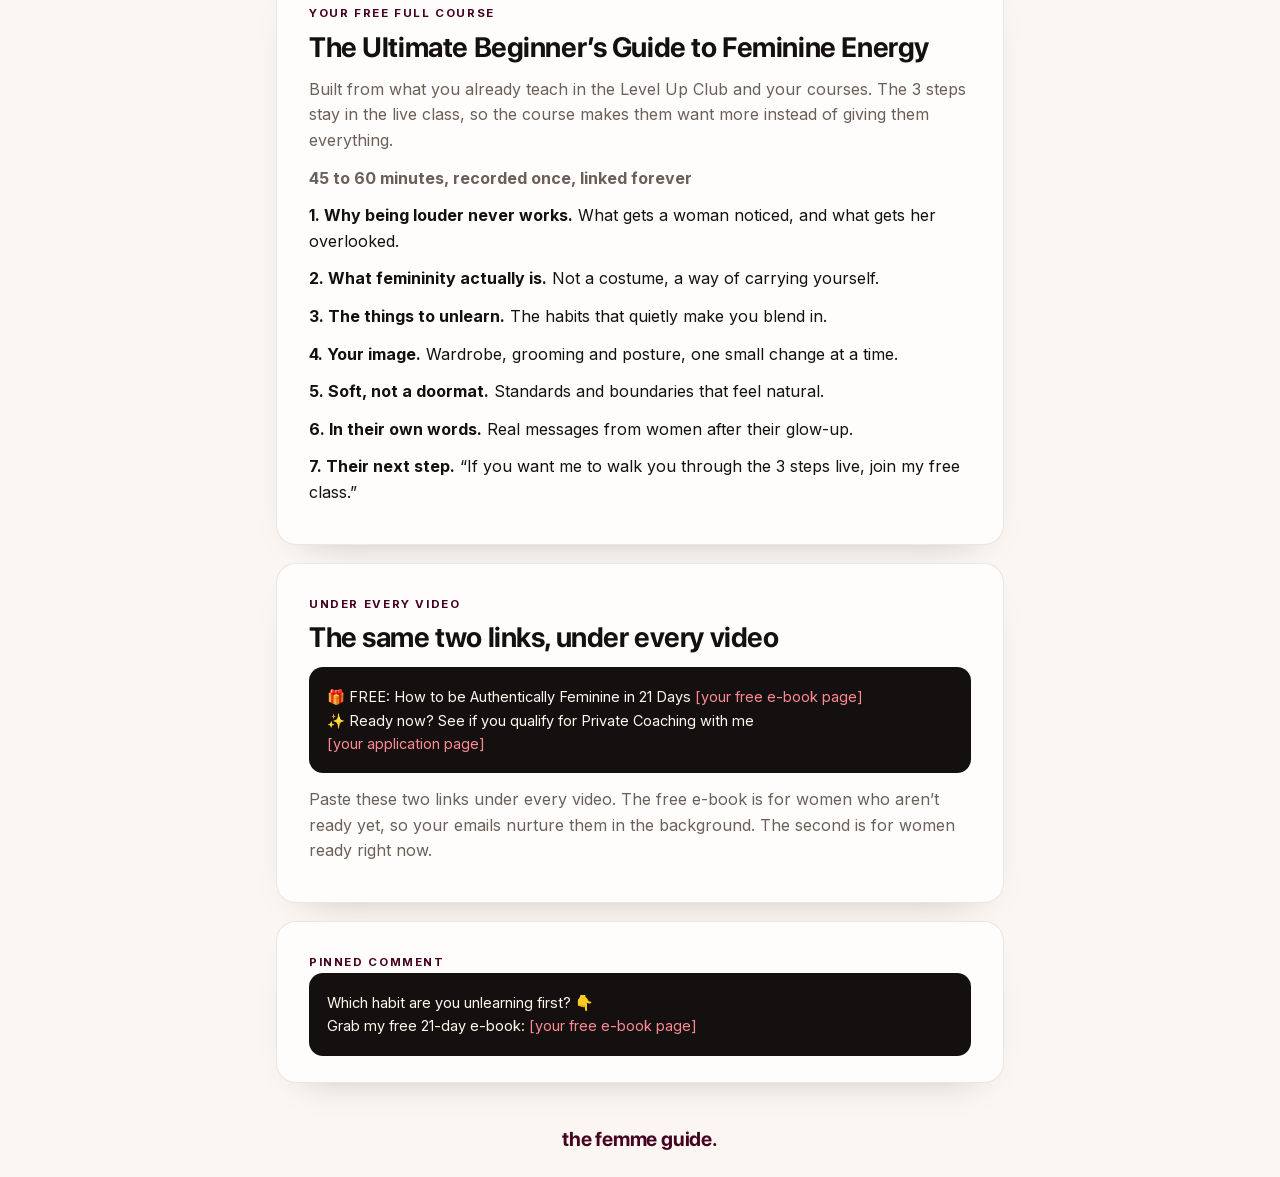
<file: youtube-flywheel/index.html>
<!doctype html>
<html lang="en">
<head>
<meta charset="utf-8" />
<meta name="viewport" content="width=device-width, initial-scale=1" />
<title>YouTube flywheel · Cat Shanu</title>
<meta name="robots" content="noindex" />
  <link rel="icon" href="../assets/img/favicon.png" type="image/png" />
  <link rel="apple-touch-icon" href="../assets/img/apple-touch-icon.png" />
<style>
@font-face{font-family:"SFD";src:url(../assets/fonts/sfpro-bold.woff2) format("woff2");font-weight:700;font-display:swap}
@font-face{font-family:"Inter";src:url(../assets/fonts/inter-normal.woff2) format("woff2");font-weight:100 900;font-display:swap}
:root{--bg:#fbf6f1;--card:#fffdfb;--ink:#141010;--muted:#6b5f5a;--red:#460221;--line:rgba(20,16,16,.09)}
*{box-sizing:border-box}
html,body{margin:0;background:var(--bg);color:var(--ink);font:400 16px/1.6 Inter,system-ui,sans-serif;overflow-x:hidden}
.wrap{max-width:760px;margin:0 auto;padding:0 16px}
.brandbar,.brandfoot{text-align:center;padding:26px 16px;font:700 20px SFD,Inter;color:var(--red);letter-spacing:-.01em}
.intro{text-align:center;padding:18px 0 26px}
.eyebrow{color:var(--red);font:700 .78rem/1 Inter;letter-spacing:.14em;text-transform:uppercase;margin:0}
h1{font:700 clamp(28px,5vw,42px)/1.1 SFD,Inter;margin:.45em 0 0;letter-spacing:-.02em}
h2{font:700 clamp(22px,3.6vw,28px)/1.15 SFD,Inter;margin:6px 0 14px;letter-spacing:-.015em}
.card{background:var(--card);border:1px solid var(--line);border-radius:20px;padding:26px clamp(18px,4vw,32px);margin:0 0 18px;box-shadow:0 18px 40px -30px rgba(20,16,16,.35)}
.tag{display:inline-block;font:700 .72rem/1 Inter;letter-spacing:.14em;text-transform:uppercase;color:var(--red)}
.card p{margin:0 0 12px}
.muted{color:var(--muted)}
.yt{margin:18px 0 6px}
.yt__thumb{position:relative;border-radius:14px;overflow:hidden;aspect-ratio:16/9}
.yt__thumb img{width:100%;height:100%;object-fit:cover;display:block}
.yt__badge{position:absolute;right:10px;bottom:10px;background:rgba(0,0,0,.82);color:#fff;font:700 12px Inter;padding:4px 7px;border-radius:5px}
.yt__meta{display:flex;gap:12px;margin-top:12px;align-items:flex-start}
.yt__meta img{width:38px;height:38px;border-radius:50%;object-fit:cover;flex:none}
.yt__meta b{display:block;font:600 15px/1.35 Inter}.yt__meta small{color:var(--muted)}
.wheel{display:flex;flex-direction:column;align-items:center;gap:10px;margin-top:8px}
.feeds{display:flex;flex-wrap:wrap;gap:8px;justify-content:center}
.feeds span{background:#f1e8e3;border-radius:999px;padding:7px 13px;font-size:14px;font-weight:600}
.arrow{color:var(--red);font-size:22px;line-height:1}
.node{width:100%;max-width:520px;border:1px solid var(--line);border-radius:14px;padding:14px 16px;text-align:center;background:#fff}
.node b{display:block;font:700 16px/1.3 SFD,Inter}.node small{display:block;color:var(--muted);font-size:14px;line-height:1.5;margin-top:4px}
.node--hub{background:var(--red);color:#fff;border-color:var(--red)}.node--hub small{color:rgba(255,255,255,.85)}
.two{display:grid;grid-template-columns:1fr 1fr;gap:10px;width:100%;max-width:520px}
.two .node{max-width:none}
.li{padding-left:0}
.li b{color:var(--ink)}
.desc{white-space:pre-wrap;background:#141010;color:#fff8ec;border-radius:14px;padding:18px;font:400 14.5px/1.6 Inter;overflow-wrap:anywhere}
.desc .ln{color:#ff8a92}
@media(max-width:560px){.two{grid-template-columns:1fr}}
</style>
<script>try{if("scrollRestoration" in history)history.scrollRestoration="manual"}catch(e){}addEventListener("load",function(){if(!location.hash)scrollTo(0,0)});</script>
</head>
<body>
<header class="brandbar">the femme guide.</header>
<main class="wrap">
  <div class="intro">
    <p class="eyebrow">Your YouTube flywheel</p>
    <h1>A powerful free course that feeds your live class</h1>
  </div>
  <article class="card">
    <span class="tag">One full course</span>
    <p>You have 217K on Instagram and 95 videos on YouTube that have gone quiet. Start again with one video: a free full course that explains everything, with two links under it. It&rsquo;s easy to promote because it can sit in your bio.</p>
    <div class="yt">
      <div class="yt__thumb"><img src="../assets/img/flywheel-thumb.jpg?v=3" alt="Free full course thumbnail" /></div>
      <div class="yt__meta"><img src="../assets/img/pfp.jpg" alt="" /><div><b>The Ultimate Beginner&rsquo;s Guide to Feminine Energy | FREE FULL COURSE</b><small>Cat Shanu</small></div></div>
    </div>
    <p class="muted" style="margin-top:12px">The thumbnail was designed specifically for you: your photo, your soft-life world, the colours of your own channel and two words every woman in your audience searches for.</p>
  </article>
  <article class="card">
    <span class="tag">How it works</span>
    <h2>The same path, every time</h2>
    <div class="wheel">
      <div class="feeds"><span>Your Instagram bio</span><span>Course clips on Reels</span><span>First lines of every YouTube description</span><span>Your end screens</span></div>
      <div class="arrow">&darr;</div>
      <div class="node node--hub"><b>Your free full course on YouTube</b><small>The Ultimate Beginner&rsquo;s Guide to Feminine Energy</small></div>
      <div class="arrow">&darr;</div>
      <div class="node node--hub"><b>Not ready yet?</b><small>Your free 21-day e-book, then your emails nurture them in the background</small></div>
      <div class="arrow">&darr;</div>
      <div class="node"><b>Ready now?</b><small>See if you qualify: a short application, then a call with you.</small></div>
    </div>
  </article>
  <article class="card">
    <span class="tag">Your free full course</span>
    <h2>The Ultimate Beginner&rsquo;s Guide to Feminine Energy</h2>
    <p class="muted">Built from what you already teach in the Level Up Club and your courses. The 3 steps stay in the live class, so the course makes them want more instead of giving them everything.</p>
    <p class="muted" style="margin-top:6px"><b>45 to 60 minutes, recorded once, linked forever</b></p>
    <p class="li"><b>1. Why being louder never works.</b> What gets a woman noticed, and what gets her overlooked.</p>
    <p class="li"><b>2. What femininity actually is.</b> Not a costume, a way of carrying yourself.</p>
    <p class="li"><b>3. The things to unlearn.</b> The habits that quietly make you blend in.</p>
    <p class="li"><b>4. Your image.</b> Wardrobe, grooming and posture, one small change at a time.</p>
    <p class="li"><b>5. Soft, not a doormat.</b> Standards and boundaries that feel natural.</p>
    <p class="li"><b>6. In their own words.</b> Real messages from women after their glow-up.</p>
    <p class="li"><b>7. Their next step.</b> &ldquo;If you want me to walk you through the 3 steps live, join my free class.&rdquo;</p>
  </article>
  <article class="card">
    <span class="tag">Under every video</span>
    <h2>The same two links, under every video</h2>
    <div class="desc">&#127873; FREE: How to be Authentically Feminine in 21 Days <span class="ln">[your free e-book page]</span>
&#10024; Ready now? See if you qualify for Private Coaching with me
<span class="ln">[your application page]</span></div>
    <p class="muted" style="margin-top:14px">Paste these two links under every video. The free e-book is for women who aren&rsquo;t ready yet, so your emails nurture them in the background. The second is for women ready right now.</p>
  </article>
  <article class="card">
    <span class="tag">Pinned comment</span>
    <div class="desc">Which habit are you unlearning first? &#128071;
Grab my free 21-day e-book: <span class="ln">[your free e-book page]</span></div>
  </article>
</main>
<footer class="brandfoot">the femme guide.</footer>
</body>
</html>
</file>
<file: assets/phone.css>
/* In-feed phone mock (static ad + carousel). Shell per references/in-feed-phone-mock.md */
.sa { position: relative; overflow: hidden; padding: clamp(46px, 7vh, 84px) 0 clamp(56px, 8vh, 96px); }
.sa__glow { position: absolute; top: 0; left: 50%; transform: translateX(-50%); width: min(900px, 120vw); height: 520px; pointer-events: none;
  background: radial-gradient(50% 50% at 50% 50%, rgba(160, 120, 180, 0.2), transparent 70%); }
.sa__intro { position: relative; text-align: center; margin-bottom: clamp(30px, 5vh, 48px); padding: 0 20px; }
.sa__title { font-family: var(--display); font-weight: 500; font-size: clamp(1.9rem, 4vw, 2.6rem); line-height: 1.1; color: var(--ink); }
.stage { position: relative; display: grid; place-items: center; padding: 0 16px; }
.stage::after { content: ""; position: absolute; bottom: -18px; left: 50%; transform: translateX(-50%); width: 420px; max-width: 80vw; height: 60px; background: rgba(0,0,0,.7); filter: blur(28px); border-radius: 50%; z-index: -1; }
.phone-wrap { position: relative; }
.iphone { --w: 392px; --r: 62px; position: relative; width: var(--w); max-width: calc(100vw - 32px); aspect-ratio: 392 / 846; border-radius: var(--r); padding: 11px;
  background: linear-gradient(148deg, #6f6a63, #100e0c 30%, #2a2723 55%, #100e0c 75%, #7b756c);
  box-shadow: inset 0 0 0 1px rgba(255,255,255,.18), inset 0 0 0 2px rgba(0,0,0,.6), 0 60px 120px -30px rgba(0,0,0,.95), 0 30px 60px -20px rgba(0,0,0,.8); }
.iphone::before { content: ""; position: absolute; inset: 8px; border-radius: calc(var(--r) - 8px); background: #000; }
.iphone::after { content: ""; position: absolute; inset: 11px; border-radius: calc(var(--r) - 11px); z-index: 6; pointer-events: none; background: linear-gradient(128deg, rgba(255,255,255,.12), transparent 28%, transparent 70%, rgba(255,255,255,.05)); }
.btn-side { position: absolute; width: 3px; border-radius: 2px; background: #3a3631; }
.btn-side.l { left: -3px; } .btn-side.r { right: -3px; }
.screen { position: relative; z-index: 2; height: 100%; display: flex; flex-direction: column; border-radius: calc(var(--r) - 11px); overflow: hidden; background: #fff; color: #000;
  font-family: -apple-system, BlinkMacSystemFont, "SF Pro Text", "Helvetica Neue", Arial, sans-serif; font-size: 13px; }
.status { position: relative; height: 54px; flex: none; display: flex; align-items: center; justify-content: space-between; padding: 0 30px 0 36px; font-weight: 600; font-size: 15px; }
.island { position: absolute; left: 50%; top: 11px; transform: translateX(-50%); width: 116px; height: 33px; border-radius: 20px; background: #000; }
.island::after { content: ""; position: absolute; right: 12px; top: 11px; width: 11px; height: 11px; border-radius: 50%; background: #1a1a2a; }
.status svg { height: 12px; width: auto; }
.status .ic { display: flex; gap: 6px; align-items: center; }
.ig-top { flex: none; display: flex; align-items: center; justify-content: space-between; padding: 2px 14px 8px; }
.ig-logo { font-family: "Snell Roundhand", "Segoe Script", cursive; font-size: 30px; font-weight: 600; line-height: 1; }
.ig-top .ic { display: flex; gap: 18px; align-items: center; position: relative; }
.ig-top svg, .actions svg, .tabbar svg { width: 25px; height: 25px; fill: none; stroke: #000; stroke-width: 1.85; stroke-linecap: round; stroke-linejoin: round; }
.ig-badge { position: absolute; right: -7px; top: -6px; min-width: 18px; height: 18px; border-radius: 9px; background: #ff3040; color: #fff; font-size: 11px; font-weight: 700; display: grid; place-items: center; border: 2px solid #fff; }
.feed { flex: 1; overflow: hidden; }
.post-head { display: flex; align-items: center; gap: 10px; padding: 8px 12px; }
.avatar-ring { width: 36px; height: 36px; border-radius: 50%; padding: 2px; background: conic-gradient(from 200deg, #feda75, #fa7e1e, #d62976, #962fbf, #4f5bd5, #feda75); flex: none; }
.avatar-ring img { width: 100%; height: 100%; border-radius: 50%; border: 2px solid #fff; object-fit: cover; }
.who { flex: 1; line-height: 1.2; }
.who b { font-size: 13.5px; display: inline-flex; align-items: center; gap: 4px; }
.who small { display: block; color: #737373; font-size: 11.5px; }
.verified { width: 13px; height: 13px; }
.dots3 { font-weight: 700; letter-spacing: 1px; font-size: 16px; }
.post-media { position: relative; display: block; width: 100%; aspect-ratio: 1 / 1; background: #000; overflow: hidden; }
.post-media img { width: 100%; height: 100%; object-fit: cover; display: block; }
.cta-strip { display: flex; align-items: center; justify-content: space-between; padding: 11px 12px; background: #fafafa; border-bottom: .5px solid #dbdbdb; font-weight: 600; font-size: 14px; color: #000; text-decoration: none; }
.cta-strip i { width: 8px; height: 8px; border-right: 2px solid #000; border-bottom: 2px solid #000; transform: rotate(-45deg); }
.actions { position: relative; display: flex; align-items: center; gap: 14px; padding: 9px 12px 4px; }
.actions .spacer { flex: 1; }
.likes { padding: 2px 12px; font-weight: 600; font-size: 13.5px; }
.caption { padding: 2px 12px; font-size: 13.5px; line-height: 1.35; }
.caption .more { color: #737373; }
.comments, .stamp { padding: 3px 12px 0; color: #737373; font-size: 13px; }
.stamp { font-size: 11px; }
.tabbar { flex: none; display: flex; justify-content: space-around; align-items: center; padding: 10px 6px 4px; border-top: .5px solid #dbdbdb; background: #fff; }
.tabbar .me { width: 26px; height: 26px; border-radius: 50%; object-fit: cover; }
.homebar { flex: none; width: 138px; height: 5px; border-radius: 3px; background: #000; margin: 6px auto 8px; }
/* carousel inside the media slot */
.post-media--car { aspect-ratio: 4 / 5; }
.ctrack { display: flex; height: 100%; overflow-x: auto; scroll-snap-type: x mandatory; scrollbar-width: none; overscroll-behavior-x: contain; }
.ctrack::-webkit-scrollbar { display: none; }
.ctrack img { flex: 0 0 100%; width: 100%; height: 100%; object-fit: cover; scroll-snap-align: start; }
.cnav { position: absolute; top: 50%; transform: translateY(-50%); width: 26px; height: 26px; border-radius: 50%; border: 0; background: rgba(255,255,255,.85); display: grid; place-items: center; cursor: pointer; transition: opacity .2s; }
.cnav::before { content: ""; width: 7px; height: 7px; border-right: 2px solid #262626; border-bottom: 2px solid #262626; }
.cnav.prev { left: 8px; } .cnav.prev::before { transform: rotate(135deg); margin-left: 3px; }
.cnav.next { right: 8px; } .cnav.next::before { transform: rotate(-45deg); margin-right: 3px; }
.cnav[disabled] { opacity: 0; pointer-events: none; }
.ig-count { position: absolute; top: 12px; right: 12px; padding: 3px 9px; border-radius: 12px; background: rgba(0,0,0,.6); color: #fff; font-size: 12px; font-weight: 600; }
.cdots { position: absolute; left: 50%; top: 50%; transform: translate(-50%, -50%); display: flex; gap: 4px; }
.cdots span { width: 6px; height: 6px; border-radius: 50%; background: #c7c7c7; }
.cdots span.on { background: #0095f6; }
.hint { text-align: center; margin-top: 34px; color: var(--muted); font-size: .9rem; }
/* callout */
.callout { position: absolute; left: 100%; top: 64%; width: 230px; margin-left: 14px; pointer-events: none; transition: opacity .3s; }
.callout svg { width: 120px; height: 70px; overflow: visible; }
.callout .ln { fill: none; stroke: var(--ink); stroke-width: 2; stroke-linecap: round; stroke-dasharray: 200; stroke-dashoffset: 0; }
.bubble { display: inline-block; margin-top: 4px; padding: 10px 16px; border-radius: 14px; background: linear-gradient(120deg, var(--accent), #e04556); color: var(--accent-ink); font-family: var(--display); font-style: italic; font-size: 1.15rem; transform: rotate(-3deg); }
html.js .rv .ln { stroke-dashoffset: 200; transition: stroke-dashoffset .9s var(--ease) .35s; }
html.js .rv.is-in .ln { stroke-dashoffset: 0; }
.phone-wrap.swiped .callout { opacity: 0; }
@media (max-width: 980px) {
  .callout { position: static; margin: 22px auto 0; text-align: center; width: auto; }
  .callout svg { display: none; }
}
@media (max-width: 460px) { .iphone { --w: 320px; --r: 50px; } }
@media (prefers-reduced-motion: reduce) { html.js .rv .ln { transition: none; stroke-dashoffset: 0; } }
</file>
<file: assets/vendor/lenis.css>
html.lenis,html.lenis body{height:auto}.lenis.lenis-smooth{scroll-behavior:auto!important}.lenis.lenis-smooth [data-lenis-prevent]{overscroll-behavior:contain}.lenis.lenis-stopped{overflow:hidden}.lenis.lenis-smooth iframe{pointer-events:none}
</file>
<file: assets/vsl.css>
/* =========================================================================
   Revenue & Identity · funnel base (system B) · shared by vsl/, thank-you/,
   offer/ and the specimen doc pages. Tokens live in assets/brand.css.
   Canvas: one continuous page-level gradient (no section seams), a low red
   bloom behind the hero, fine grain.
   ========================================================================= */
* { margin: 0; padding: 0; box-sizing: border-box; }
html { min-height: 100%; background: var(--bg); }
body { min-height: 100svh; background: transparent; color: var(--ink); -webkit-font-smoothing: antialiased; font-size: 17px; line-height: 1.6; }
body::before {
  content: ""; position: fixed; inset: 0; z-index: -2; pointer-events: none;
  background:
    radial-gradient(80% 55% at 50% -12%, rgba(70,2,33, 0.16), transparent 62%),
    radial-gradient(60% 40% at 100% 100%, rgba(70,2,33, 0.06), transparent 60%),
    linear-gradient(180deg, var(--bg) 0%, var(--bg-2) 100%);
}
body::after {
  content: ""; position: fixed; inset: 0; z-index: -1; pointer-events: none; opacity: 0.05;
  background-image: url("data:image/svg+xml,%3Csvg xmlns='http://www.w3.org/2000/svg' width='140' height='140'%3E%3Cfilter id='n'%3E%3CfeTurbulence type='fractalNoise' baseFrequency='0.8' numOctaves='2' stitchTiles='stitch'/%3E%3C/filter%3E%3Crect width='100%25' height='100%25' filter='url(%23n)'/%3E%3C/svg%3E");
  background-size: 140px 140px;
}
img { display: block; }
a { color: inherit; }
.container { width: 100%; max-width: 1080px; margin-inline: auto; padding-inline: var(--gutter); }

/* ------------------------------- Reveal --------------------------------- */
html.js .reveal { opacity: 0; transform: translateY(22px); transition: opacity 0.7s var(--ease), transform 0.7s var(--ease); transition-delay: calc(var(--i, 0) * 80ms); }
html.js .reveal.is-in { opacity: 1; transform: none; }
html.js .reveal--pop { transform: translateY(18px) scale(0.97); }
.reveal--mask { overflow: hidden; }
@media (prefers-reduced-motion: reduce) { .reveal { opacity: 1; transform: none; transition: none; } }

/* ------------------------------- Type ----------------------------------- */
.eyebrow { font-family: var(--sans); font-size: 0.74rem; font-weight: 700; letter-spacing: 0.22em; text-transform: uppercase; color: var(--accent-text); margin: 0 0 18px; }
.h2 { font-family: var(--display); font-weight: 500; font-size: clamp(1.9rem, 4.2vw, 2.9rem); line-height: 1.1; letter-spacing: -0.015em; color: var(--ink); text-wrap: balance; }
.h2 em { font-style: italic; color: var(--accent-text); }
.lede { font-size: clamp(1.02rem, 1.6vw, 1.15rem); color: var(--muted); max-width: 600px; margin: 18px auto 0; }
.sec { padding: clamp(64px, 11vh, 120px) 0; }
.sec__head { text-align: center; margin-bottom: clamp(40px, 7vh, 64px); }

/* -------------------------------- Hero ---------------------------------- */
.hero { text-align: center; max-width: 980px; margin-inline: auto; padding: clamp(52px, 10vh, 112px) var(--gutter) 0; }
.hero__eyebrow { animation: up 0.9s var(--ease) both; }
.hero__title { font-family: var(--display); font-weight: 500; font-size: clamp(2.1rem, 4.6vw, 3.55rem); line-height: 1.1; letter-spacing: -0.02em; color: var(--ink); text-wrap: balance; animation: up 0.9s var(--ease) 0.06s both; }
.hero__title em { font-style: italic; color: var(--accent-text); }
.hero__title .dim { display: block; margin-top: 10px; font-family: var(--sans); font-weight: 500; font-size: 0.42em; letter-spacing: 0; line-height: 1.4; color: var(--muted); }
.hero__sub { font-size: clamp(1.02rem, 1.8vw, 1.18rem); color: var(--muted); margin: 22px auto 0; max-width: 560px; animation: up 0.9s var(--ease) 0.14s both; }
@keyframes up { from { opacity: 0; transform: translateY(16px); } to { opacity: 1; transform: none; } }
@media (prefers-reduced-motion: reduce) { .hero__eyebrow, .hero__title, .hero__sub { animation: none; } }

/* ------------------------------- Video ---------------------------------- */
.video { margin: clamp(36px, 6vh, 56px) auto 0; max-width: 820px; width: 100%; padding-inline: var(--gutter); }
.video__frame { position: relative; display: block; width: 100%; aspect-ratio: 16 / 9; border-radius: 18px; overflow: hidden; background: #000;
  border: 1px solid var(--hair); box-shadow: 0 40px 90px -30px rgba(0, 0, 0, 0.8), 0 0 0 1px rgba(70,2,33, 0.08); }
.video__frame img { position: absolute; inset: 0; width: 100%; height: 100%; object-fit: cover; transition: transform 0.8s var(--ease); }
.video__frame:hover img { transform: scale(1.025); }
.video__scrim { position: absolute; inset: 0; background: radial-gradient(60% 60% at 50% 50%, rgba(0, 0, 0, 0.05), rgba(0, 0, 0, 0.45)); }
.play { position: absolute; top: 50%; left: 50%; width: 84px; height: 84px; border-radius: 50%; transform: translate(-50%, -50%);
  background: var(--accent); box-shadow: 0 16px 40px -8px rgba(70,2,33, 0.6); transition: transform 0.3s var(--ease); }
.play::before { content: ""; position: absolute; top: 50%; left: 54%; transform: translate(-50%, -50%); border-style: solid; border-width: 13px 0 13px 21px; border-color: transparent transparent transparent var(--accent-ink); }
.video__frame:hover .play { transform: translate(-50%, -50%) scale(1.06); }
.video__bar { position: absolute; left: 0; right: 0; bottom: 0; height: 4px; background: rgba(244, 237, 228, 0.18); }
.video__bar span { display: block; height: 100%; width: 0; background: var(--accent); }

/* ------------------------------ Buttons --------------------------------- */
.cta { text-align: center; margin-top: clamp(30px, 5vh, 44px); padding-inline: var(--gutter); }
.btn-apply { display: inline-flex; align-items: center; justify-content: center; gap: 10px; min-height: 58px; padding: 18px 42px; border: 0; border-radius: 999px;
  background: var(--accent); color: var(--accent-ink); font-family: var(--sans); font-size: 1.08rem; font-weight: 700; letter-spacing: 0.01em; cursor: pointer; text-decoration: none;
  position: relative; overflow: hidden; box-shadow: 0 18px 40px -14px rgba(70,2,33, 0.7); transition: transform 0.25s var(--ease), box-shadow 0.25s var(--ease); }
.btn-apply::after { content: ""; position: absolute; inset: 0; transform: translateX(-120%); background: linear-gradient(120deg, transparent, rgba(255, 247, 242, 0.25), transparent); transition: transform 0.7s var(--ease); }
.btn-apply:hover { transform: translateY(-2px); box-shadow: 0 24px 50px -14px rgba(70,2,33, 0.85); }
.btn-apply:hover::after { transform: translateX(120%); }
.btn-apply:active { transform: scale(0.98); }
.btn-apply .arr { width: 8px; height: 8px; border-right: 2px solid currentColor; border-bottom: 2px solid currentColor; transform: rotate(-45deg); display: inline-block; }

/* -------------------------- Video case cards ---------------------------- */
.grid2 { display: grid; grid-template-columns: repeat(2, 1fr); gap: clamp(18px, 2.6vw, 30px); max-width: 940px; margin-inline: auto; }
.ccard { display: block; text-align: center; padding: 12px; border-radius: 20px; background: var(--surface); border: 1px solid var(--hair-soft); transition: transform 0.4s var(--ease), border-color 0.4s var(--ease); }
.ccard:hover { transform: translateY(-4px); border-color: rgba(70,2,33, 0.3); }
.ccard__thumb { position: relative; display: block; border-radius: 14px; overflow: hidden; aspect-ratio: 16 / 9; background: #000; }
.ccard__thumb img { width: 100%; height: 100%; object-fit: cover; transition: transform 0.6s var(--ease); }
.ccard:hover .ccard__thumb img { transform: scale(1.04); }
.ccard__play { position: absolute; top: 50%; left: 50%; width: 54px; height: 54px; border-radius: 50%; transform: translate(-50%, -50%); background: rgba(13, 11, 11, 0.55); border: 1px solid rgba(244, 237, 228, 0.35); backdrop-filter: blur(6px); }
.ccard__play::before { content: ""; position: absolute; top: 50%; left: 54%; transform: translate(-50%, -50%); border-style: solid; border-width: 8px 0 8px 13px; border-color: transparent transparent transparent var(--ink); }
.ccard:hover .ccard__play { background: var(--accent); border-color: var(--accent); }
.ccard__name { display: block; margin: 16px 0 4px; font-size: 0.72rem; font-weight: 700; letter-spacing: 0.18em; text-transform: uppercase; color: var(--accent-text); }
.ccard__cap { display: block; padding: 0 10px 8px; font-size: 1.02rem; font-weight: 500; line-height: 1.4; color: var(--ink); }
.ccard--hero { max-width: 820px; margin-inline: auto; }

.swapcard { max-width: 940px; margin: 0 auto; padding: clamp(36px, 6vw, 56px) 24px; border: 1px dashed rgba(244, 237, 228, 0.22); border-radius: 20px; text-align: center; color: var(--muted); font-size: 0.98rem; }
.swapcard b { display: block; margin-bottom: 8px; color: var(--ink); font-family: var(--display); font-weight: 500; font-size: 1.35rem; }

/* ------------------------------ Proof grid ------------------------------ */
.proof { display: grid; grid-template-columns: repeat(4, 1fr); gap: clamp(10px, 1.6vw, 18px); max-width: 1000px; margin: 0 auto; }
.proof figure { aspect-ratio: 3 / 4; border-radius: 14px; overflow: hidden; background: var(--surface); border: 1px solid var(--hair-soft); }
.proof img { width: 100%; height: 100%; object-fit: cover; transition: transform 0.6s var(--ease); }
.proof figure:hover img { transform: scale(1.04); }

/* ------------------------------- Pillars -------------------------------- */
.pillars { display: grid; grid-template-columns: repeat(3, 1fr); gap: clamp(16px, 2vw, 24px); max-width: 1040px; margin: 0 auto; }
.pillar { padding: 32px 28px 34px; border-radius: 20px; background: linear-gradient(180deg, var(--surface-2), var(--surface)); border: 1px solid var(--hair-soft); text-align: left; transition: transform 0.4s var(--ease), border-color 0.4s var(--ease); }
.pillar:hover { transform: translateY(-4px); border-color: rgba(70,2,33, 0.28); }
.pillar__n { font-family: var(--display); font-style: italic; font-weight: 500; font-size: 2.3rem; line-height: 1; color: var(--accent-text); }
.pillar__t { margin: 20px 0 10px; font-family: var(--display); font-weight: 500; font-size: 1.5rem; line-height: 1.15; color: var(--ink); }
.pillar__d { color: var(--muted); font-size: 1rem; line-height: 1.6; }

/* ------------------------------ Guarantee ------------------------------- */
.promise { max-width: 760px; margin: 0 auto; text-align: center; padding: clamp(36px, 6vw, 56px) clamp(24px, 5vw, 56px); border-radius: 24px;
  background: radial-gradient(120% 120% at 50% 0%, rgba(70,2,33, 0.14), transparent 60%), var(--surface); border: 1px solid var(--hair); }
.promise p { color: var(--muted); margin-top: 16px; }

/* --------------------- Application popup (Typeform-style) --------------- */
.apply { position: fixed; inset: 0; z-index: 500; display: flex; align-items: center; justify-content: center; padding: 20px;
  background: rgba(8, 6, 6, 0.86); backdrop-filter: blur(10px); opacity: 0; visibility: hidden; transition: opacity 0.35s var(--ease), visibility 0.35s; }
.apply.open { opacity: 1; visibility: visible; }
.apply__card { position: relative; width: 100%; max-width: 640px; min-height: 420px; padding: clamp(28px, 5vw, 52px); border-radius: 22px; background: var(--surface); border: 1px solid var(--hair);
  box-shadow: 0 40px 100px -30px rgba(0, 0, 0, 0.9); transform: translateY(16px) scale(0.98); transition: transform 0.45s var(--ease); display: flex; flex-direction: column; }
.apply.open .apply__card { transform: none; }
.apply__close { position: absolute; top: 12px; right: 12px; width: 46px; height: 46px; border-radius: 50%; border: 1px solid rgba(244, 237, 228, 0.3); background: var(--surface-2); color: var(--ink); font-size: 1.5rem; line-height: 1; cursor: pointer; transition: background 0.2s, transform 0.3s var(--ease); }
.apply__close:hover { background: var(--accent); border-color: var(--accent); transform: rotate(90deg); }
.apply__progress { height: 3px; border-radius: 3px; background: var(--hair); overflow: hidden; margin: 6px 48px 30px 0; }
.apply__progress span { display: block; height: 100%; width: 0; background: var(--accent); transition: width 0.5s var(--ease); }
.q { display: none; flex-direction: column; flex: 1; }
.q.on { display: flex; animation: qin 0.5s var(--ease) both; }
@keyframes qin { from { opacity: 0; transform: translateY(14px); } to { opacity: 1; transform: none; } }
.q__count { font-size: 0.78rem; font-weight: 700; letter-spacing: 0.16em; text-transform: uppercase; color: var(--accent-text); margin-bottom: 14px; }
.q__title { font-family: var(--display); font-weight: 500; font-size: clamp(1.45rem, 3.4vw, 1.95rem); line-height: 1.2; color: var(--ink); margin-bottom: 24px; }
.q__input { width: 100%; min-height: 52px; padding: 10px 2px; border: 0; border-bottom: 2px solid rgba(244, 237, 228, 0.25); background: transparent; color: var(--ink); font-family: var(--sans); font-size: 1.25rem; outline: none; transition: border-color 0.2s; }
.q__input:focus { border-color: var(--accent-text); }
.q__input::placeholder { color: rgba(179, 168, 156, 0.6); }
.q__opts { display: grid; gap: 10px; }
.q__opt { display: flex; align-items: center; gap: 12px; min-height: 52px; padding: 12px 16px; border-radius: 12px; border: 1px solid var(--hair); background: var(--surface-2); color: var(--ink); font-family: var(--sans); font-size: 1rem; text-align: left; cursor: pointer; transition: border-color 0.2s, background 0.2s; }
.q__opt:hover { border-color: rgba(70,2,33, 0.5); }
.q__opt.sel { border-color: var(--accent-text); background: var(--accent-soft); }
.q__opt kbd { flex: none; width: 26px; height: 26px; display: grid; place-items: center; border-radius: 6px; border: 1px solid var(--hair); font-family: var(--sans); font-size: 0.78rem; color: var(--muted); }
.q__foot { display: flex; align-items: center; gap: 14px; margin-top: auto; padding-top: 26px; }
.q__ok { min-height: 48px; padding: 12px 24px; border: 0; border-radius: 999px; background: var(--accent); color: var(--accent-ink); font-family: var(--sans); font-weight: 700; font-size: 1rem; cursor: pointer; }
.q__hint { font-size: 0.82rem; color: var(--muted); }
.q__hint b { color: var(--ink); }
/* booking step */
.book__days { display: grid; grid-template-columns: repeat(3, 1fr); gap: 10px; margin-bottom: 16px; }
.book__day { min-height: 64px; border-radius: 12px; border: 1px solid var(--hair); background: var(--surface-2); color: var(--ink); font-family: var(--sans); cursor: pointer; }
.book__day small { display: block; color: var(--muted); font-size: 0.74rem; letter-spacing: 0.1em; text-transform: uppercase; }
.book__day b { font-size: 1.15rem; }
.book__day.sel { border-color: var(--accent-text); background: var(--accent-soft); }
.book__slots { display: grid; grid-template-columns: repeat(3, 1fr); gap: 10px; }
.book__slot { min-height: 48px; border-radius: 10px; border: 1px solid rgba(70,2,33, 0.45); background: transparent; color: var(--ink); font-family: var(--sans); font-weight: 700; cursor: pointer; transition: background 0.2s; }
.book__slot:hover { background: var(--accent); border-color: var(--accent); color: var(--accent-ink); }
.book__tz { margin-top: 14px; font-size: 0.82rem; color: var(--muted); }

/* ------------------------------ Thank-you ------------------------------- */
.ty-step { padding: clamp(48px, 8vh, 88px) 0 0; }
.ty-step__label { text-align: center; font-size: 0.74rem; font-weight: 700; letter-spacing: 0.22em; text-transform: uppercase; color: var(--accent-text); margin-bottom: 14px; }
.ty-step__title { text-align: center; font-family: var(--display); font-weight: 500; font-size: clamp(1.7rem, 3.6vw, 2.4rem); line-height: 1.15; color: var(--ink); margin-bottom: clamp(30px, 5vh, 48px); }
.ty__signoff { text-align: center; font-family: var(--display); font-style: italic; font-weight: 500; font-size: clamp(1.6rem, 3.4vw, 2.2rem); color: var(--ink); padding: clamp(64px, 10vh, 110px) 0 clamp(40px, 6vh, 64px); }

@media (max-width: 860px) {
  .pillars { grid-template-columns: 1fr; max-width: 560px; }
  .proof { grid-template-columns: repeat(2, 1fr); }
}
@media (max-width: 640px) {
  .hero__title { font-size: 1.85rem; line-height: 1.14; }
  .hero__title .dim { font-size: 0.55em; }
  .grid2 { grid-template-columns: 1fr; }
  .play { width: 64px; height: 64px; }
  .book__days, .book__slots { grid-template-columns: repeat(3, 1fr); }
  .apply__card { min-height: 0; }
}

/* ---- mobile hardening (references/mobile.md) ---- */
img, svg, video, canvas, iframe { max-width: 100%; height: auto; }
p, li, td, th, blockquote, figcaption, h1, h2, h3, h4, h5, h6 { overflow-wrap: anywhere; }
table, pre { display: block; max-width: 100%; overflow-x: auto; }
@media (max-width: 420px) { .tok-merge, .tok-link, code { white-space: normal; } }

/* screenshot mode (?static=1): final states, no motion */
html.static *, html.static *::before, html.static *::after { animation: none !important; transition: none !important; }

/* opt-in gate + "playing" state of the sample video */
.optin__card { min-height: 0; max-width: 520px; }
.optin__form { display: flex; flex-direction: column; }
.video__frame.is-playing .play { opacity: 0; transform: translate(-50%, -50%) scale(0.8); transition: opacity .3s, transform .3s; }
.video__frame.is-playing .video__scrim { background: transparent; }
.video__frame.is-playing .video__bar span { width: 100%; transition: width 840s linear; }

/* pulsing glow on the main buttons, like the pulse-glow keyframes on the reference pages */
@keyframes ctaPulse { 0%, 100% { box-shadow: 0 14px 40px -12px rgba(70,2,33, 0.55), 0 0 0 0 rgba(70,2,33, 0.45); } 50% { box-shadow: 0 18px 54px -10px rgba(70,2,33, 0.9), 0 0 0 12px rgba(70,2,33, 0); } }
@keyframes playPulse { 0% { box-shadow: 0 0 0 0 rgba(70,2,33, 0.55); } 70%, 100% { box-shadow: 0 0 0 26px rgba(70,2,33, 0); } }
.btn-apply, .q__ok { animation: ctaPulse 2.4s ease-in-out infinite; }
.video__frame .play { animation: playPulse 2s ease-out infinite; border-radius: 50%; }
@media (prefers-reduced-motion: reduce) { .btn-apply, .q__ok, .video__frame .play, .st6__eyebrow, .hero__eyebrow { animation: none; } }

/* soft glow on the audience line above the headline */
@keyframes browGlow { 0%, 100% { text-shadow: 0 0 6px rgba(70,2,33, 0.25); } 50% { text-shadow: 0 0 18px rgba(70,2,33, 0.95), 0 0 34px rgba(70,2,33, 0.45); } }
.st6__eyebrow, .hero__eyebrow { animation: browGlow 2.6s ease-in-out infinite; }
@media (prefers-reduced-motion: reduce) { .st6__eyebrow, .hero__eyebrow { animation: none; } }
</file>
<file: assets/emails.css>
/* =========================================================================
   Opted-In email sequence, deliverable page.
   Background canvas, .container and .reveal base come from ../vsl/vsl.css.
   ========================================================================= */
.seq {
  position: relative;
  overflow: hidden; /* contain the glow */
  padding: clamp(52px, 8vh, 104px) 0 clamp(48px, 8vh, 96px);
}
.seq .container { position: relative; z-index: 1; max-width: 760px; }

.seq__glow {
  position: absolute; top: clamp(0px, 3vw, 50px); left: 50%; transform: translateX(-50%);
  width: min(900px, 116vw); height: 480px; z-index: 0; pointer-events: none;
  background: radial-gradient(50% 50% at 50% 50%, rgba(138, 92, 62, 0.10), rgba(138, 92, 62, 0) 70%);
}
@media (prefers-reduced-motion: no-preference) {
  .seq__glow { animation: seqBreathe 9s var(--ease) infinite alternate; will-change: transform, opacity; }
}
@keyframes seqBreathe {
  from { opacity: 0.72; transform: translateX(-50%) scale(0.95); }
  to   { opacity: 1;    transform: translateX(-50%) scale(1.08); }
}

/* --- intro --- */
.seq__intro { text-align: center; max-width: 660px; margin: 0 auto clamp(40px, 6vw, 66px); }
.seq__eyebrow { margin: 0 0 14px; font-family: var(--sans); font-size: 0.78rem; font-weight: 700;
  letter-spacing: 0.2em; text-transform: uppercase; color: var(--accent-text); }
.seq__title { margin: 0 0 16px; font-family: var(--display); font-weight: 500;
  font-size: clamp(1.9rem, 1.2rem + 2.6vw, 2.8rem); line-height: 1.08; letter-spacing: -0.02em;
  color: var(--ink); text-wrap: balance; }
.seq__sub { margin: 0; font-family: var(--sans); font-size: 1.02rem; line-height: 1.5; color: var(--muted); }

/* --- sequence list --- */
.seq__list { display: flex; flex-direction: column; gap: clamp(18px, 2.4vw, 26px); }

/* --- email card --- */
.email {
  position: relative;
  background: #ffffff; box-shadow: 0 20px 40px -32px rgba(43,34,28,.35);
  border: 1px solid rgba(227, 199, 149, 0.16);
  border-radius: 18px;
  padding: clamp(22px, 3vw, 34px);
  box-shadow: 0 14px 34px rgba(0, 0, 0, 0.34);
}
.email__head { display: flex; align-items: center; justify-content: space-between; gap: 16px; margin-bottom: 18px; }
.email__tag { font-family: var(--sans); font-size: 0.72rem; font-weight: 700; letter-spacing: 0.14em; text-transform: uppercase; color: var(--accent-text); }
.email__count { font-family: var(--sans); font-size: 0.72rem; letter-spacing: 0.08em; color: var(--muted); white-space: nowrap; }
.email__sl-label { display: block; font-family: var(--sans); font-size: 0.64rem; font-weight: 700; letter-spacing: 0.18em; text-transform: uppercase; color: var(--muted); margin-bottom: 8px; }
.email__subject { margin: 0 0 20px; font-family: var(--display); font-weight: 500;
  font-size: clamp(1.15rem, 0.9rem + 0.9vw, 1.5rem); line-height: 1.2; letter-spacing: -0.01em; color: var(--ink); }
.email__subject::before { content: ""; display: block; height: 1px; background: var(--hair); margin: 0 0 18px; }
.email__body p { margin: 0 0 12px; font-family: var(--sans); font-size: 0.98rem; line-height: 1.62; color: var(--ink); }
.email__body p:last-child { margin-bottom: 0; }
.email__sign { margin: 16px 0 0; font-family: var(--sans); font-size: 0.95rem; color: var(--muted); }
.email__ps { margin: 16px 0 0; padding-top: 14px; border-top: 1px solid var(--hair); font-family: var(--sans); font-size: 0.9rem; line-height: 1.55; color: var(--muted); }

/* --- merge tags + links --- */
.tok-link, .tok-merge { font-family: ui-monospace, SFMono-Regular, Menlo, monospace; font-size: 0.84em; border-radius: 6px; padding: 1px 7px; white-space: nowrap; overflow-wrap: anywhere; max-width: 100%; }
.tok-link { color: var(--accent-text); background: rgba(184, 147, 90, 0.12); border: 1px solid rgba(227, 199, 149, 0.32); }
.tok-merge { color: var(--muted); background: rgba(255, 255, 255, 0.05); border: 1px solid rgba(255, 255, 255, 0.08); }

/* --- reveal variants (driven by vsl.js toggling .is-in) --- */
.reveal--mask { opacity: 1; transform: none; overflow: hidden; }
.reveal--mask > * { display: block; transform: translateY(115%); transition: transform 0.72s var(--ease); transition-delay: calc(var(--i, 0) * 70ms); }
.reveal--mask.is-in > * { transform: none; }

@media (max-width: 600px) { .seq .container { max-width: 460px; } }
@media (prefers-reduced-motion: reduce) {
  .seq__glow { animation: none; }
  .reveal--mask > * { transform: none; transition: none; }
}

/* ---- mobile hardening (references/mobile.md) ---- */
img, svg, video, canvas, iframe { max-width: 100%; height: auto; }
p, li, td, th, blockquote, figcaption,
h1, h2, h3, h4, h5, h6 { overflow-wrap: anywhere; }
table, pre { display: block; max-width: 100%; overflow-x: auto; }
@media (max-width: 700px) {
  .tag, [class*="badge"], [class*="pill"] { margin-left: 0; }
}
@media (max-width: 420px) {
  .tok-merge, .tok-link, code { white-space: normal; }
}

.email__pv { margin: 8px 0 18px; font-size: 0.9rem; color: var(--muted); }
.email__pv b { margin-right: 8px; font-size: 0.7rem; font-weight: 700; letter-spacing: 0.16em; text-transform: uppercase; color: var(--accent-text); }
.seq .container { max-width: 760px; }

.email__h1 { font-family: var(--display) !important; font-size: 1.25rem !important; color: var(--ink) !important; line-height: 1.3 !important; margin-bottom: 18px !important; }
.email__body p.li { padding-left: 18px; position: relative; }
.email__body p.li::before { content: ""; position: absolute; left: 2px; top: .7em; width: 6px; height: 6px; border-radius: 50%; background: var(--accent-text); }
.email__body p.quote { padding: 12px 16px; border-left: 2px solid var(--accent-text); background: rgba(196,30,51,.07); border-radius: 0 10px 10px 0; color: var(--ink); font-style: italic; }
.email__body b { color: var(--ink); }
.email__body i { color: var(--ink); }
.ps { margin: 10px 0 0; font-size: .95rem; color: var(--muted); }

/* asset buttons, like Yvonne's "GET THE DIFFERENCE SHEET" */
.asset { margin: 18px 0 6px; }
.asset__btn { display: inline-block; padding: 14px 22px; border-radius: 10px; background: var(--accent-text); color: #fff; font-weight: 700; font-size: .9rem; letter-spacing: .04em; text-decoration: none; }
.asset__btn:hover { filter: brightness(1.08); }
</file>
<file: assets/brand.css>
/* Cat Shanu · funnel brand for the email pages
   Her site: cream, black ink, red accent. SF Pro Display Bold headings + Inter text. */
@font-face { font-family: "SFD"; src: url("fonts/sfpro-bold.woff2") format("woff2"); font-weight: 700 900; font-style: normal; font-display: swap; }
@font-face { font-family: "Inter"; src: url("fonts/inter-normal.woff2") format("woff2"); font-weight: 100 900; font-style: normal; font-display: swap; }

:root {
  --bg: #fff8ec;
  --bg-2: #ede4dc;
  --surface: #ffffff;
  --surface-2: #faf6f2;
  --ink: #0e0d0d;
  --muted: #6d625d;
  --hair: rgba(14, 13, 13, 0.12);
  --hair-soft: rgba(14, 13, 13, 0.06);
  --accent: #460221;
  --accent-text: #460221;
  --accent-ink: #ffffff;
  --accent-soft: rgba(70,2,33, 0.10);
  --display: "SFD", "SF Pro Display", -apple-system, "Inter", sans-serif;
  --impact: "SFD", "SF Pro Display", -apple-system, sans-serif;
  --sans: "Inter", -apple-system, BlinkMacSystemFont, "Segoe UI", Roboto, Helvetica, Arial, sans-serif;
  --gutter: clamp(20px, 5vw, 40px);
  --ease: cubic-bezier(0.16, 1, 0.3, 1);
}

body { display: flex; flex-direction: column; font-family: var(--sans); overflow-x: hidden; }
.page { flex: 1 1 auto; min-width: 0; }
::selection { background: var(--accent); color: var(--accent-ink); }

/* -------------------------------- Lockup -------------------------------- */
.brand { display: inline-flex; align-items: center; gap: 12px; }
.brand__word {
  font-family: var(--display);
  font-weight: 700;
  text-transform: lowercase;
  letter-spacing: -0.01em;
  color: var(--ink);
  white-space: nowrap;
  line-height: 1;
}
.brand__word i { font-style: italic; text-transform: none; letter-spacing: 0.02em; color: var(--accent-text); }

/* ------------------------------ The mark -------------------------------- */
.seal { display: block; overflow: visible; }
.seal__arc { fill: none; stroke: var(--ink); stroke-width: 6; stroke-linecap: round; }
.seal__dot { fill: var(--accent-text); }
.seal--animate .seal__arc { stroke-dasharray: 220; stroke-dashoffset: 220; animation: sealDraw 1.1s var(--ease) 0.1s forwards; }
.seal--animate .seal__dot { opacity: 0; transform-box: fill-box; transform-origin: center; animation: sealDot 0.5s var(--ease) 0.9s forwards; }
@keyframes sealDraw { to { stroke-dashoffset: 0; } }
@keyframes sealDot { from { opacity: 0; transform: scale(0.2); } to { opacity: 1; transform: none; } }

/* ------------------------------ Brand bar (specimen docs only) ---------- */
.brandbar { display: flex; justify-content: center; padding: 28px var(--gutter); }
.brandbar .seal { width: 26px; height: 26px; }
.brandbar .brand__word { font-size: 0.9rem; }

/* -------------------------------- Footer --------------------------------
   Branding-only banner: height = 1.5x the lockup, lockup dead centre. */
.brandfoot { --lock: 28px; display: flex; align-items: center; justify-content: center; height: calc(var(--lock) * 1.5 + 56px); padding: 28px var(--gutter); }
.brandfoot .brand { height: var(--lock); }
.brandfoot .seal { width: 22px; height: 22px; }
.brandfoot .seal__arc { stroke: var(--muted); }
.brandfoot .brand__word { font-size: 0.78rem; color: var(--muted); }
.brandfoot .brand__word i { color: var(--muted); }

@media (prefers-reduced-motion: reduce) {
  .seal--animate .seal__arc { animation: none; stroke-dashoffset: 0; }
  .seal--animate .seal__dot { animation: none; opacity: 1; }
}

/* ---- mobile hardening (references/mobile.md) ---- */
*, *::before, *::after { box-sizing: border-box; }
img, svg, video, canvas, iframe { max-width: 100%; height: auto; }
p, li, td, th, blockquote, figcaption,
h1, h2, h3, h4, h5, h6 { overflow-wrap: anywhere; }
table, pre { display: block; max-width: 100%; overflow-x: auto; }
@media (max-width: 700px) {
  .tag, [class*="badge"], [class*="pill"] { margin-left: 0; }
}
@media (max-width: 420px) {
  .tok-merge, .tok-link, code { white-space: normal; }
}

/* one type system across every funnel page: SF Pro Display Bold headings */
h1, h2, h3, .brand__word, .seq__title, .script__title, .email__subject, .sec__title, .ad__title, .ty-step__title, .ccard__cap, .layer__t { font-family: var(--display); font-style: normal; }
.seq__title, .script__title, .ty__title { font-weight: 800; letter-spacing: -.03em; }
.email__subject, .sec__title, .ad__title, .ty-step__title { font-weight: 700; letter-spacing: -.02em; }
em, i.standout, .standout { font-style: normal; }
h1 { font-weight: 800; }
.brandbar .brand__word { font-size: 1.2rem; }
.brandfoot .brand__word { font-size: 1rem; }
</file>
<file: assets/funnel.css>
/* Cat Shanu · live class funnel (register, thank-you, replay)
   SF Pro Display Bold headings, Inter text, pill eyebrows, one highlighted phrase,
   glowing pill CTAs, soft rounded cards. Cat's colours: cream, wine, gold. */
@font-face{font-family:"SFD";src:url(fonts/sfpro-bold.woff2) format("woff2");font-weight:700 900;font-display:swap}
@font-face{font-family:"Inter";src:url(fonts/inter-normal.woff2) format("woff2");font-weight:100 900;font-display:swap}
:root{
  --bg:#fbf7f3;--bg-2:#fff8ec;--blush:#f6e4e1;--card:#ffffff;
  --ink:#0e0d0d;--ink-2:#4a4240;--muted:#7a6e69;
  --line:rgba(14,13,13,.09);
  --red:#460221;--red-2:#e0303c;--red-soft:rgba(70,2,33,.10);--red-glow:rgba(70,2,33,.28);
  --wine:#5c0a12;
  --display:"SFD","SF Pro Display",-apple-system,Inter,sans-serif;
  --sans:Inter,-apple-system,BlinkMacSystemFont,"Segoe UI",Roboto,Helvetica,Arial,sans-serif;
  --r:24px;--maxw:1080px;
}
*,*::before,*::after{box-sizing:border-box}
html{scroll-behavior:smooth}
body{margin:0;background:var(--bg);color:var(--ink);font-family:var(--sans);font-size:16px;line-height:1.6;-webkit-font-smoothing:antialiased;overflow-x:hidden}
img{max-width:100%;display:block}
a{color:inherit;text-decoration:none}
p,li,h1,h2,h3,blockquote{overflow-wrap:anywhere}
h1,h2,h3{font-family:var(--display);font-weight:700;letter-spacing:-.025em;margin:0;line-height:1.1}
.wrap{max-width:var(--maxw);margin:0 auto;padding:0 20px}
.narrow{max-width:760px}

/* header: logo · countdown · button */
.jd-head{position:sticky;top:0;z-index:20;background:rgba(251,247,243,.86);backdrop-filter:blur(12px);-webkit-backdrop-filter:blur(12px);border-bottom:1px solid var(--line)}
.jd-head .row{display:flex;align-items:center;justify-content:space-between;gap:16px;height:68px}
.logo{font:700 22px/1 var(--display);letter-spacing:-.02em}
.logo i{font-style:normal;color:var(--red)}
.mini-cd{display:flex;align-items:flex-start;gap:8px;font-family:var(--display)}
.mini-cd div{text-align:center;min-width:34px}
.mini-cd b{display:block;font-size:20px;line-height:1}
.mini-cd span{display:block;font:600 9px/1.4 var(--sans);letter-spacing:.14em;text-transform:uppercase;color:var(--muted);margin-top:3px}
.mini-cd i{font-style:normal;font-size:18px;color:var(--muted);line-height:1}

/* pill eyebrow */
.pill-eb{display:inline-flex;align-items:center;gap:8px;padding:6px 14px 6px 6px;border-radius:999px;background:#fff;border:1px solid rgba(70,2,33,.25);box-shadow:0 0 0 4px rgba(70,2,33,.05);font:700 12px/1 var(--sans);letter-spacing:.06em;text-transform:uppercase}
.pill-eb img{width:22px;height:22px;border-radius:50%;object-fit:cover}
.pill-eb .live{width:8px;height:8px;border-radius:50%;background:var(--red);margin-left:6px;box-shadow:0 0 0 0 var(--red-glow);animation:pulse 1.8s infinite}
@keyframes pulse{0%{box-shadow:0 0 0 0 rgba(70,2,33,.45)}70%{box-shadow:0 0 0 9px rgba(70,2,33,0)}100%{box-shadow:0 0 0 0 rgba(70,2,33,0)}}
.hl{background:var(--red-soft);color:var(--red);border-radius:10px;padding:0 .18em;box-decoration-break:clone;-webkit-box-decoration-break:clone}
.it{font-style:italic;color:var(--red)}

/* glowing pill CTA */
.cta{display:inline-flex;align-items:center;justify-content:center;gap:14px;padding:6px;border-radius:999px;background:rgba(70,2,33,.10);border:1px solid rgba(70,2,33,.22);cursor:pointer;font:inherit;color:inherit}
.cta span{display:inline-flex;align-items:center;gap:16px;padding:17px 22px 17px 34px;border-radius:999px;background:linear-gradient(180deg,var(--red-2),var(--red));color:#fff;font:800 15px/1 var(--sans);letter-spacing:.06em;text-transform:uppercase;box-shadow:0 10px 28px var(--red-glow),inset 0 1px 0 rgba(255,255,255,.25);transition:transform .2s ease,box-shadow .2s ease}
.cta span::after{content:"";width:26px;height:26px;border-radius:50%;background:rgba(255,255,255,.18) url("data:image/svg+xml,%3Csvg xmlns='http://www.w3.org/2000/svg' viewBox='0 0 24 24' fill='none' stroke='white' stroke-width='3' stroke-linecap='round' stroke-linejoin='round'%3E%3Cpath d='M9 6l6 6-6 6'/%3E%3C/svg%3E") center/14px no-repeat}
.cta:hover span{transform:translateY(-1px);box-shadow:0 14px 34px rgba(70,2,33,.36),inset 0 1px 0 rgba(255,255,255,.25)}
.cta--sm span{padding:12px 14px 12px 20px;font-size:12px;gap:10px}
.cta--sm span::after{width:20px;height:20px;background-size:11px}
.cta--sm{padding:4px}

section{padding:76px 0}
.sec-h{text-align:center;margin:0 auto 40px;max-width:720px}
.sec-h h2{font-size:clamp(30px,4.4vw,46px)}
.sec-h p{color:var(--ink-2);margin:14px auto 0;max-width:56ch}
.eyebrow{display:block;font:800 12px/1 var(--sans);letter-spacing:.18em;text-transform:uppercase;color:var(--red);margin-bottom:14px}
.card{background:var(--card);border:1px solid var(--line);border-radius:var(--r);box-shadow:0 30px 60px -40px rgba(60,20,20,.25)}
.center{text-align:center}
.note{font-size:13.5px;color:var(--muted);margin:14px auto 0;max-width:52ch;text-align:center}

/* mobile hardening */
@media(max-width:700px){
  section{padding:56px 0}
  .jd-head .row{height:60px}
  .mini-cd{display:none}
  .logo{font-size:20px}
}
@media (prefers-reduced-motion:reduce){.pill-eb .live{animation:none}.cta span{transition:none}}
</file>
